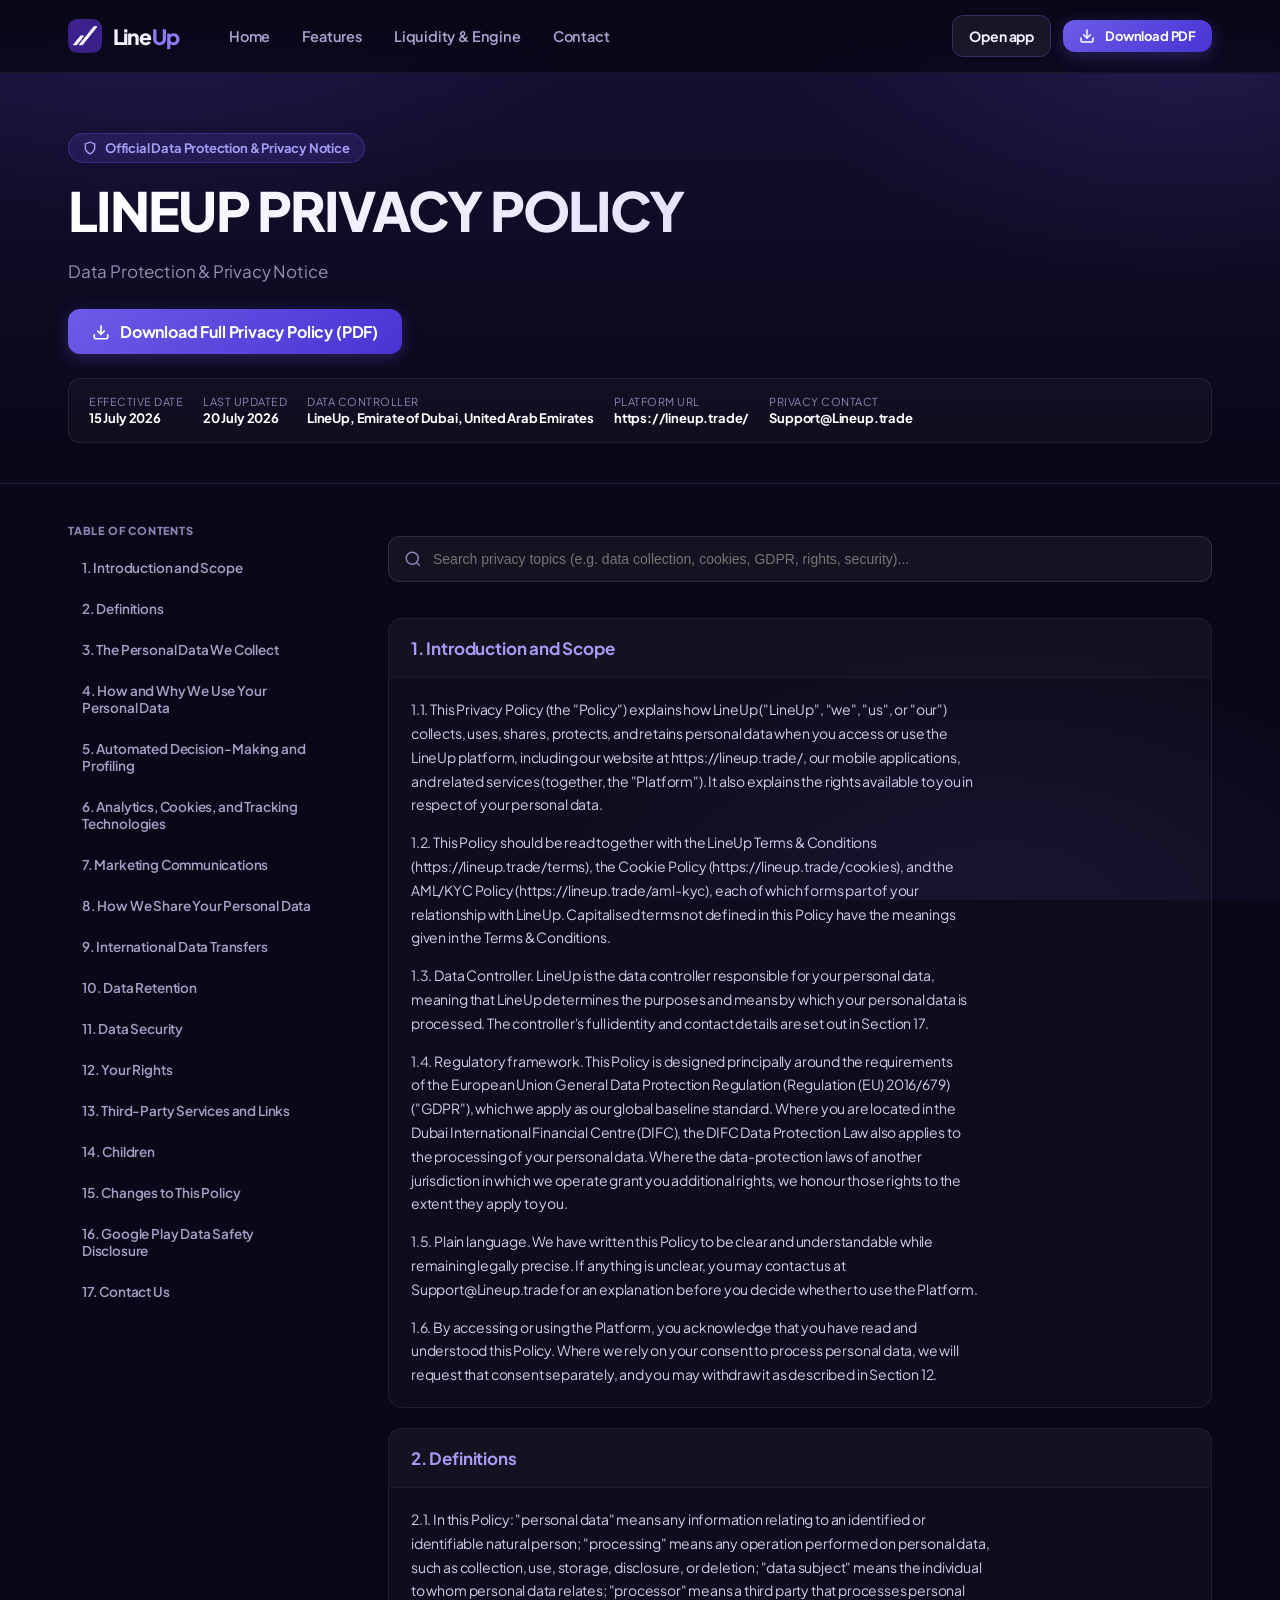
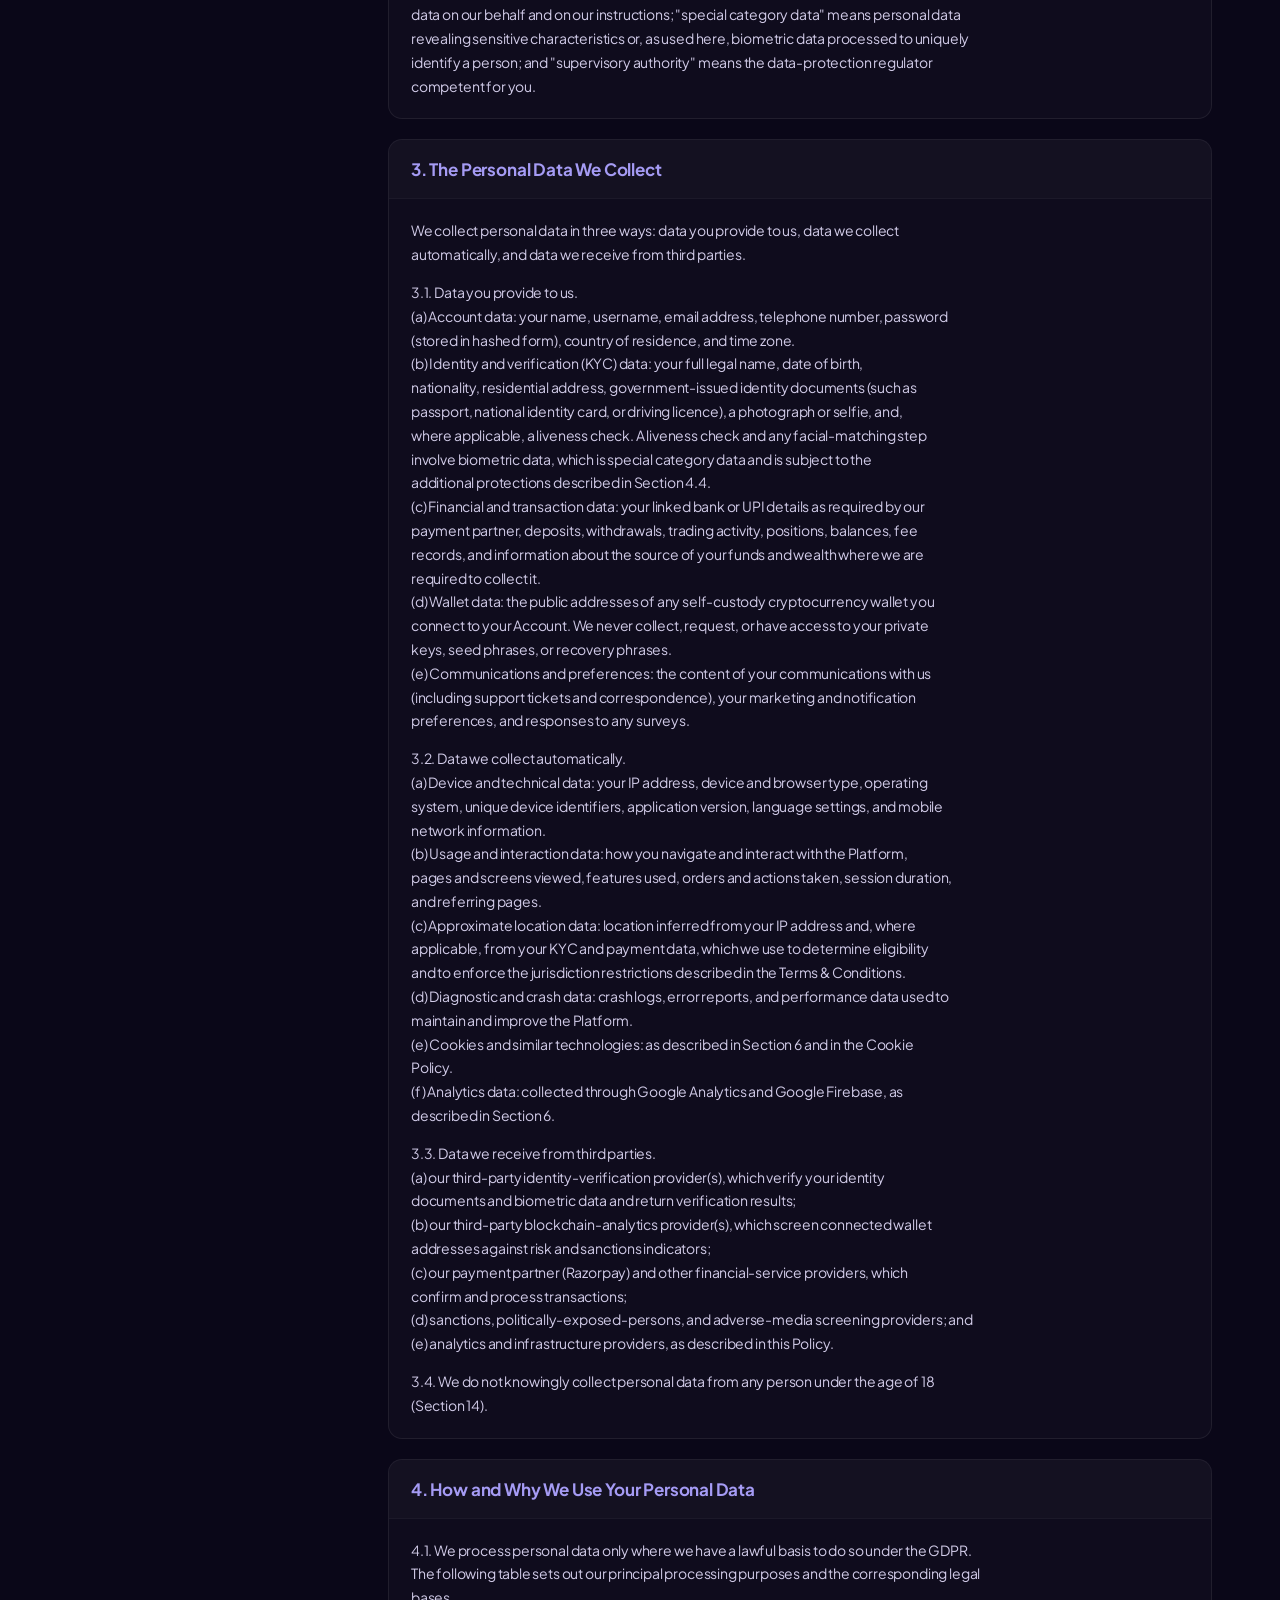
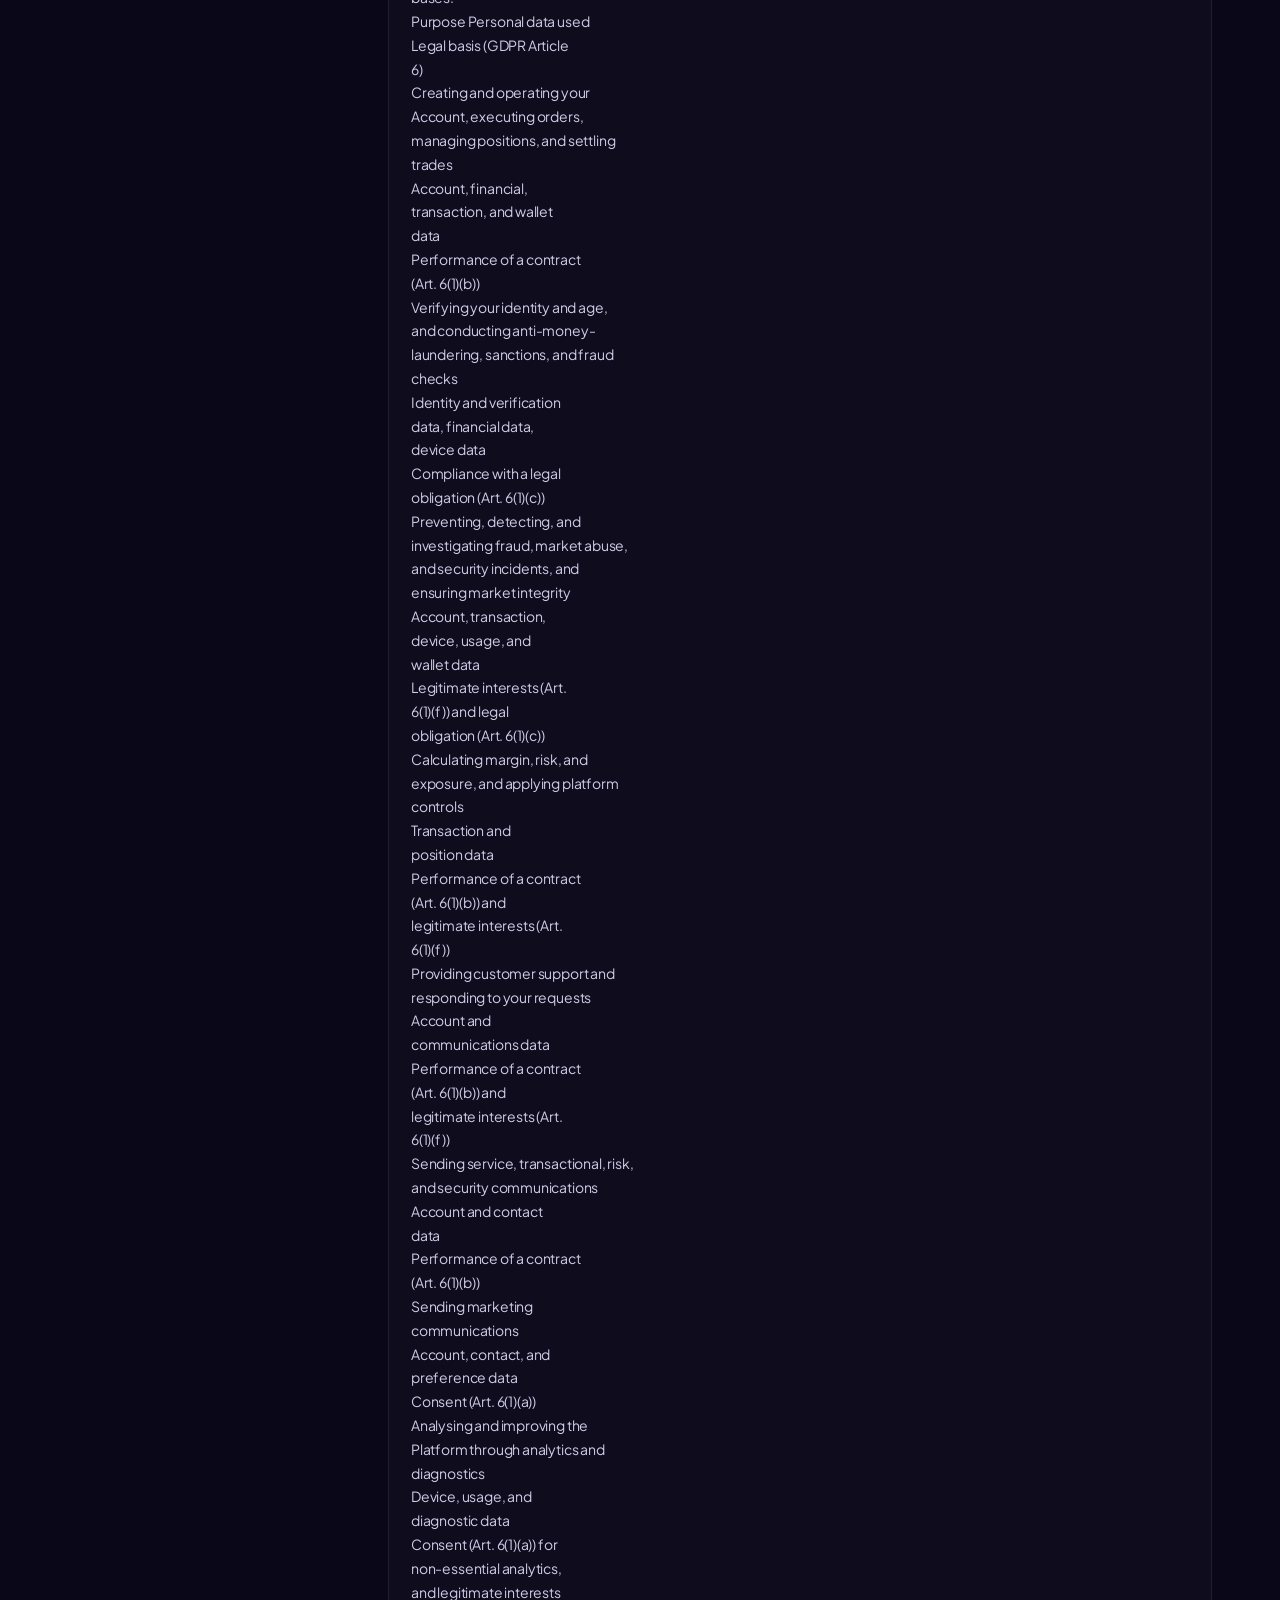
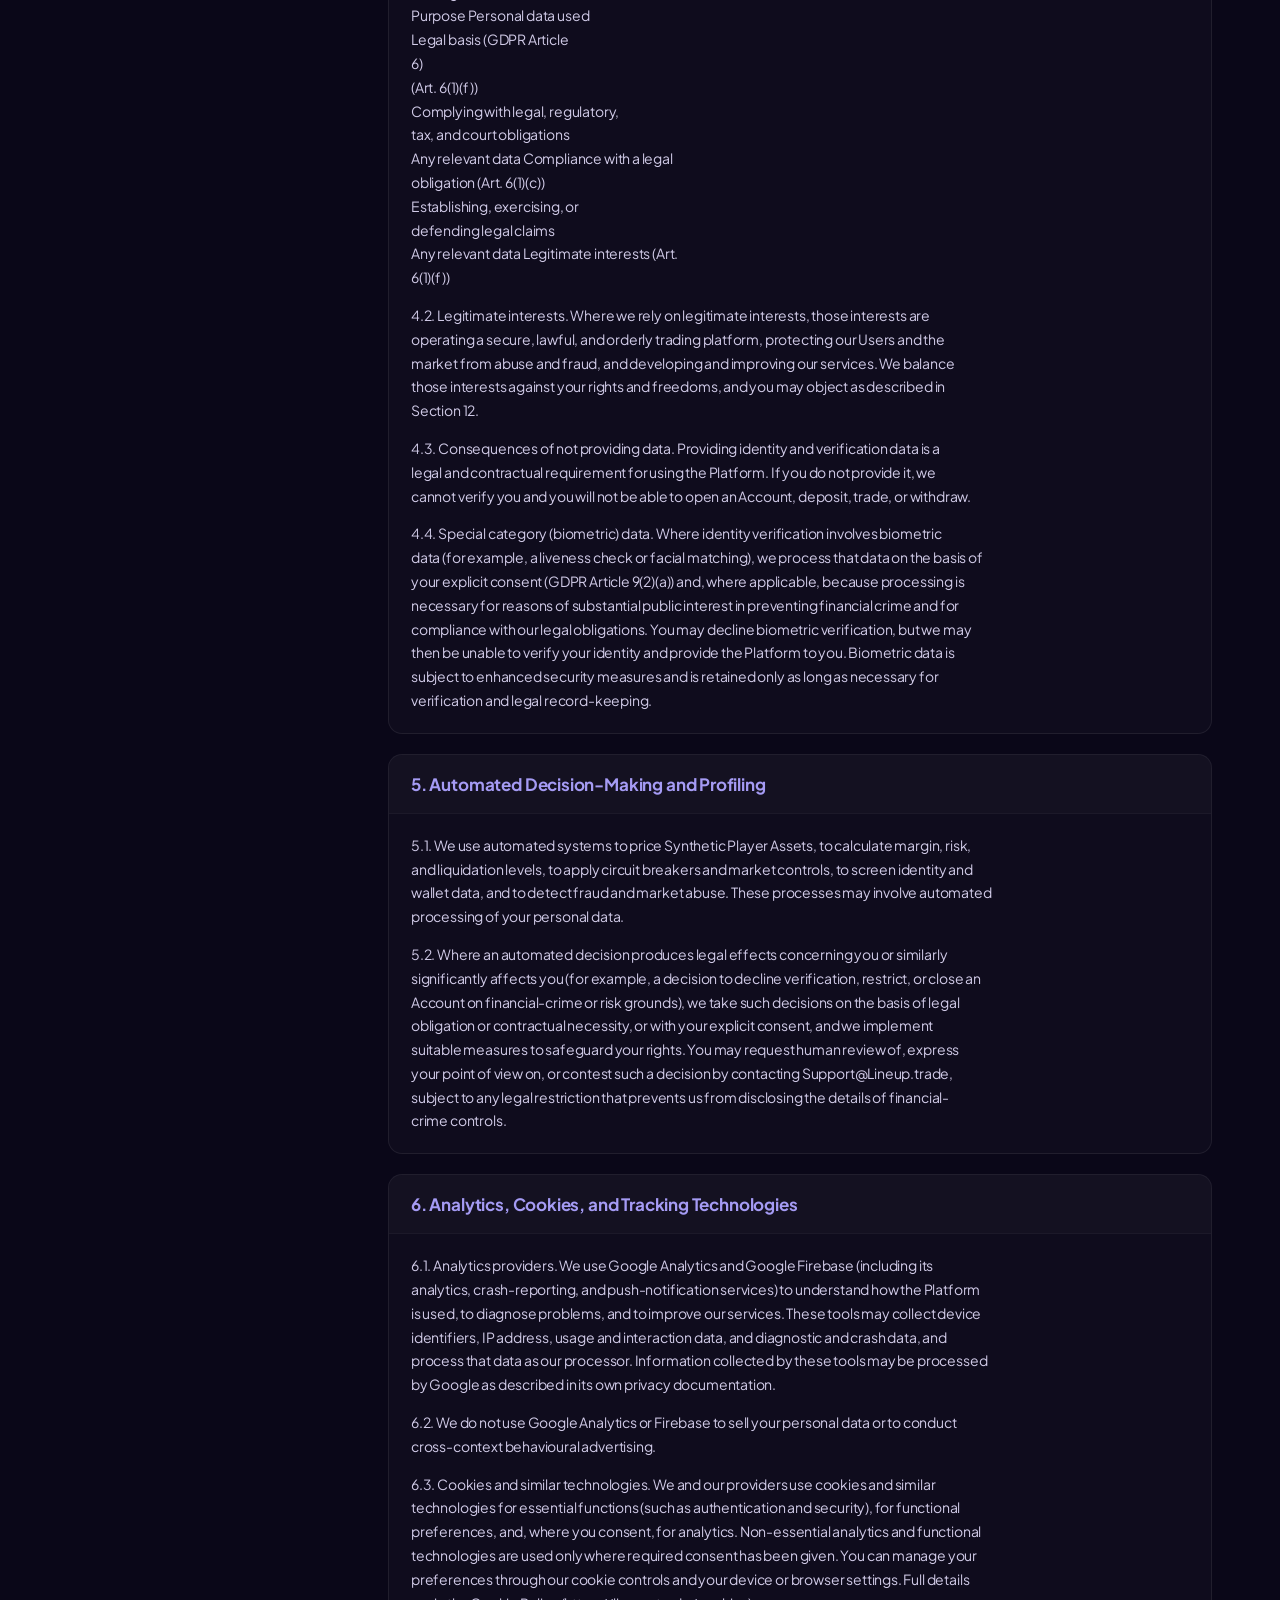
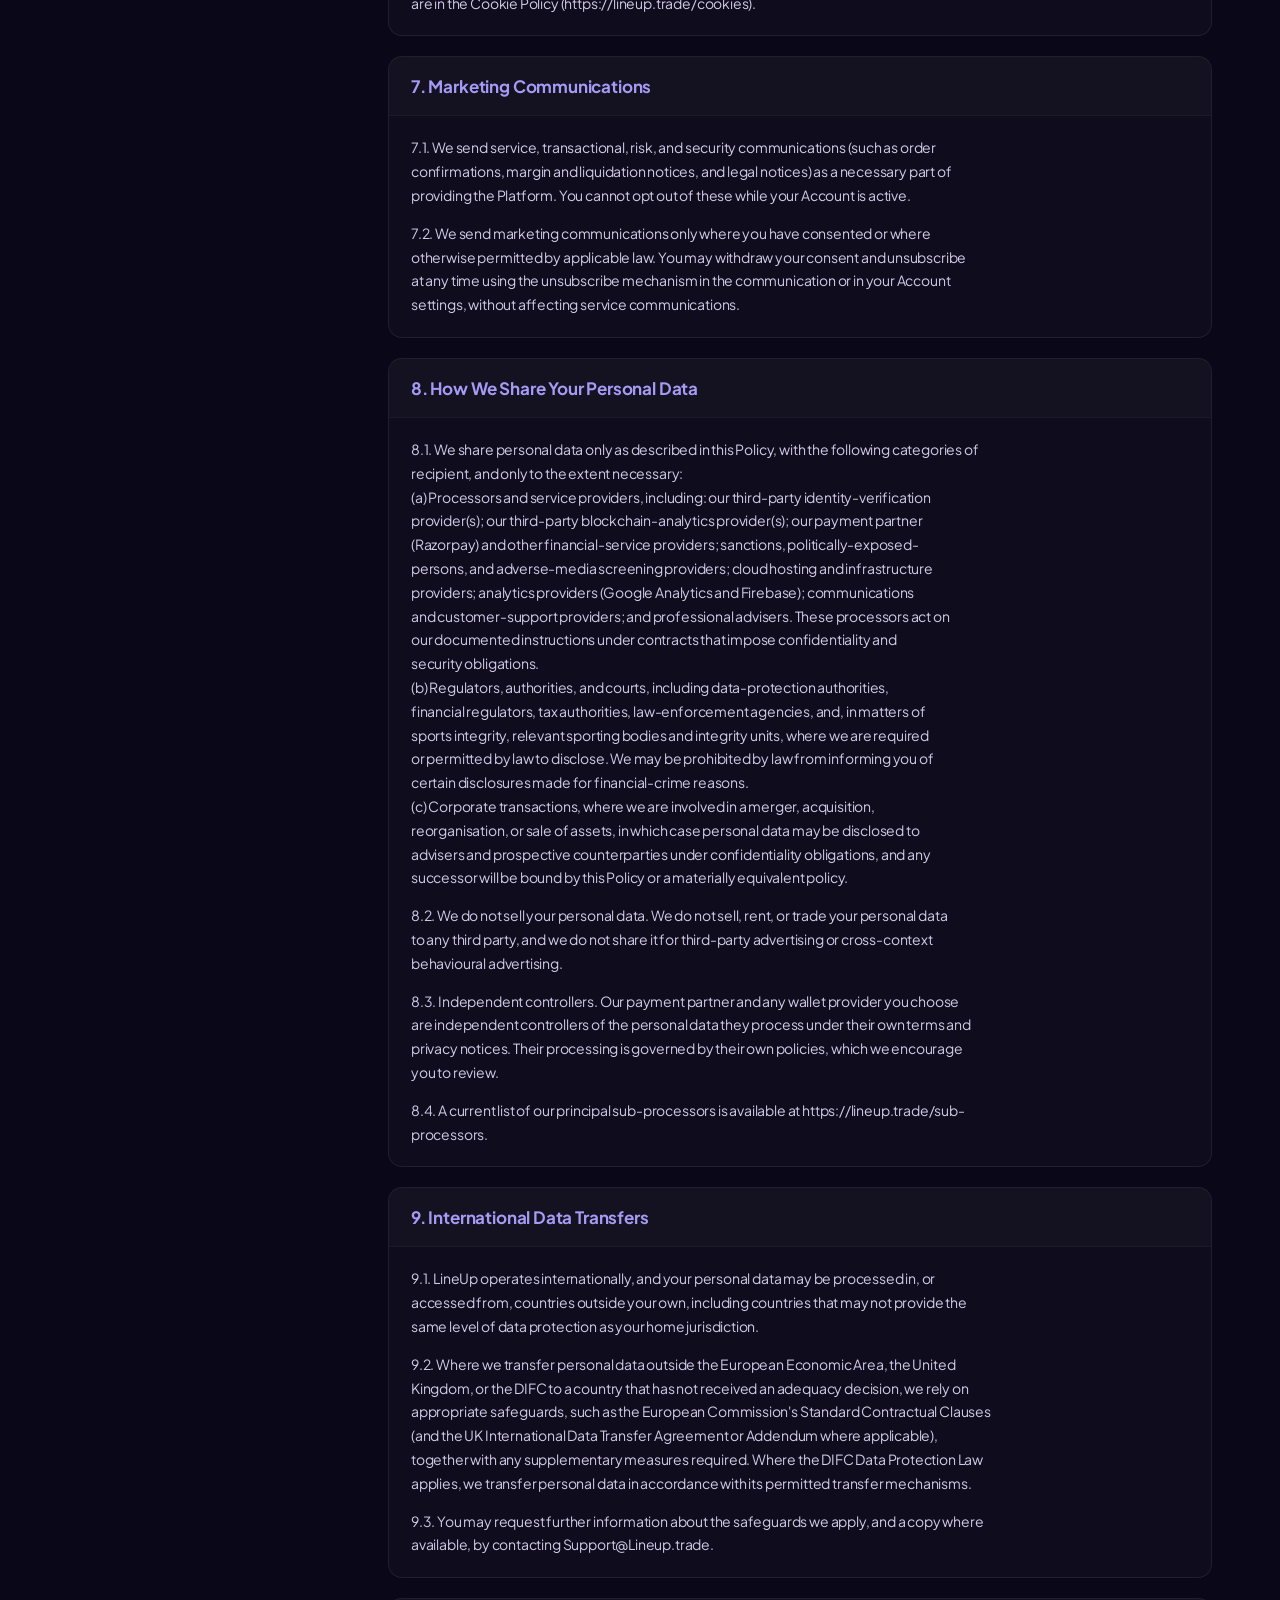
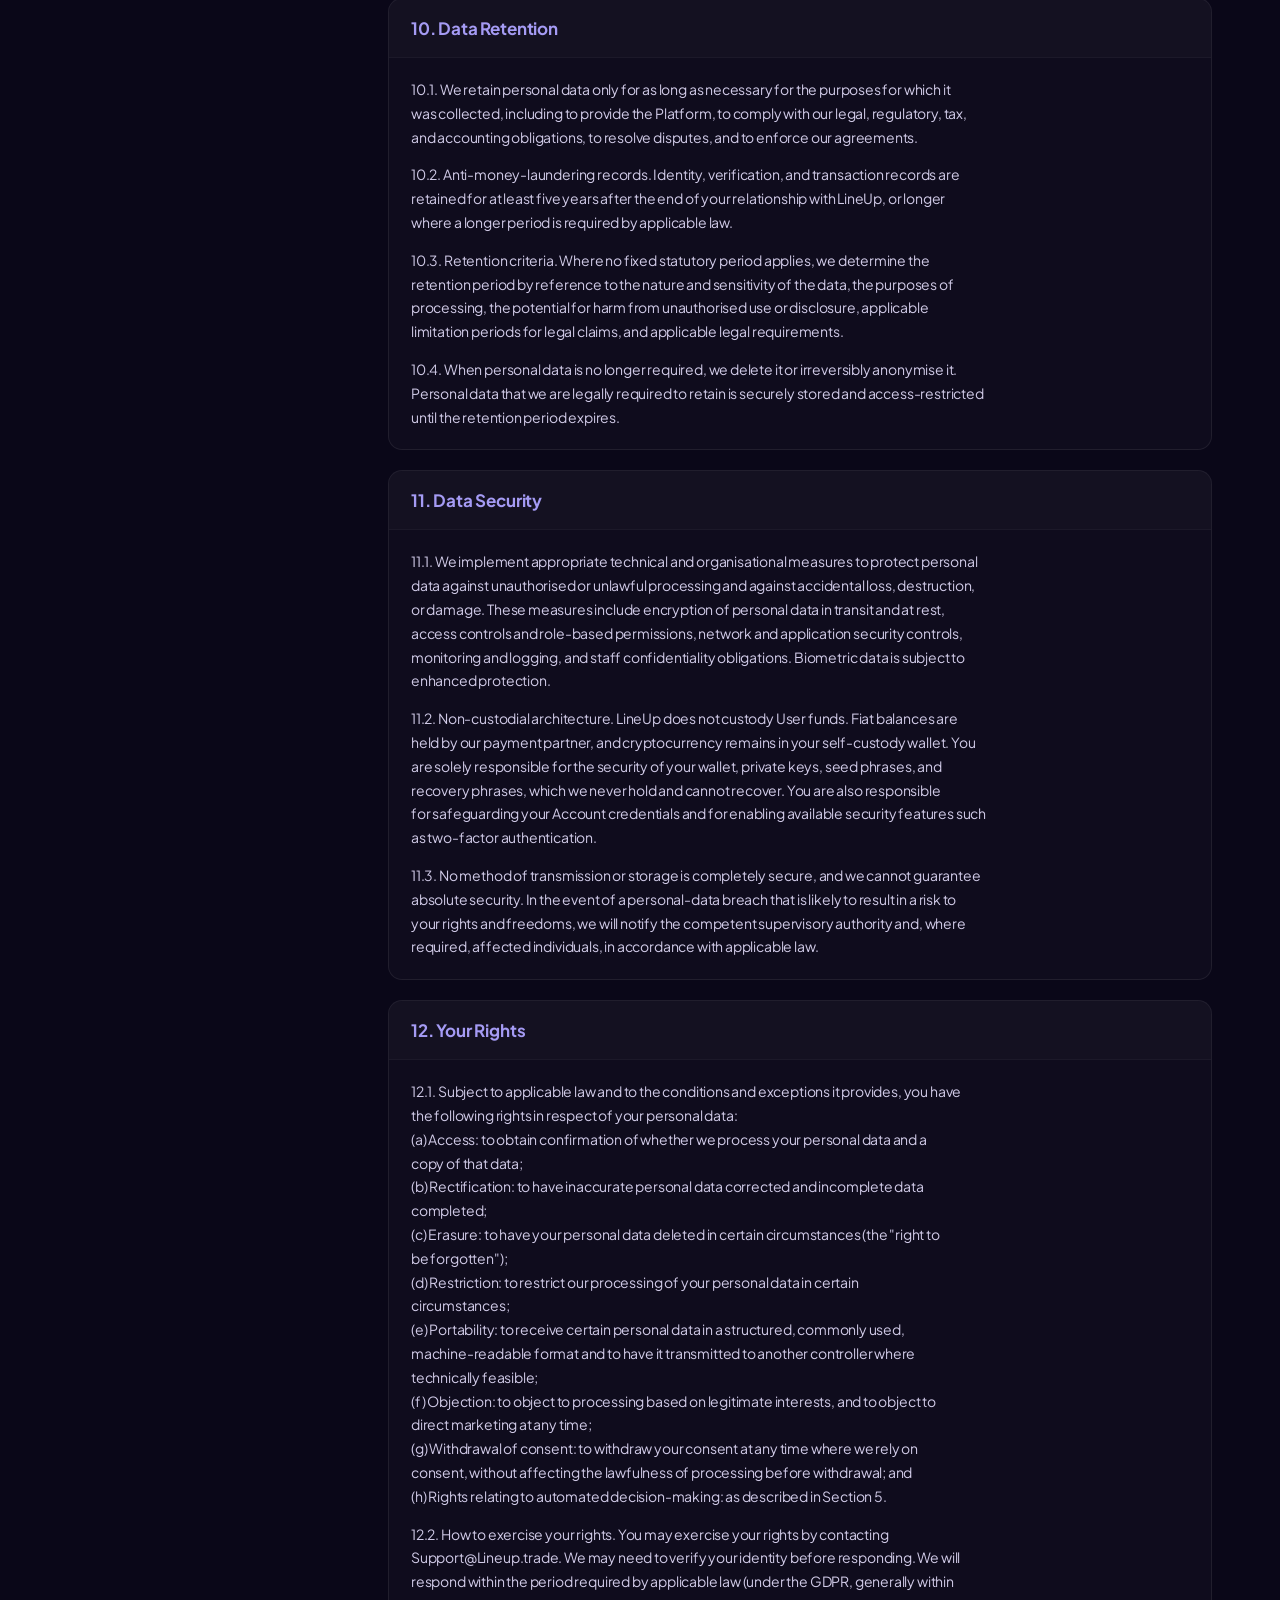
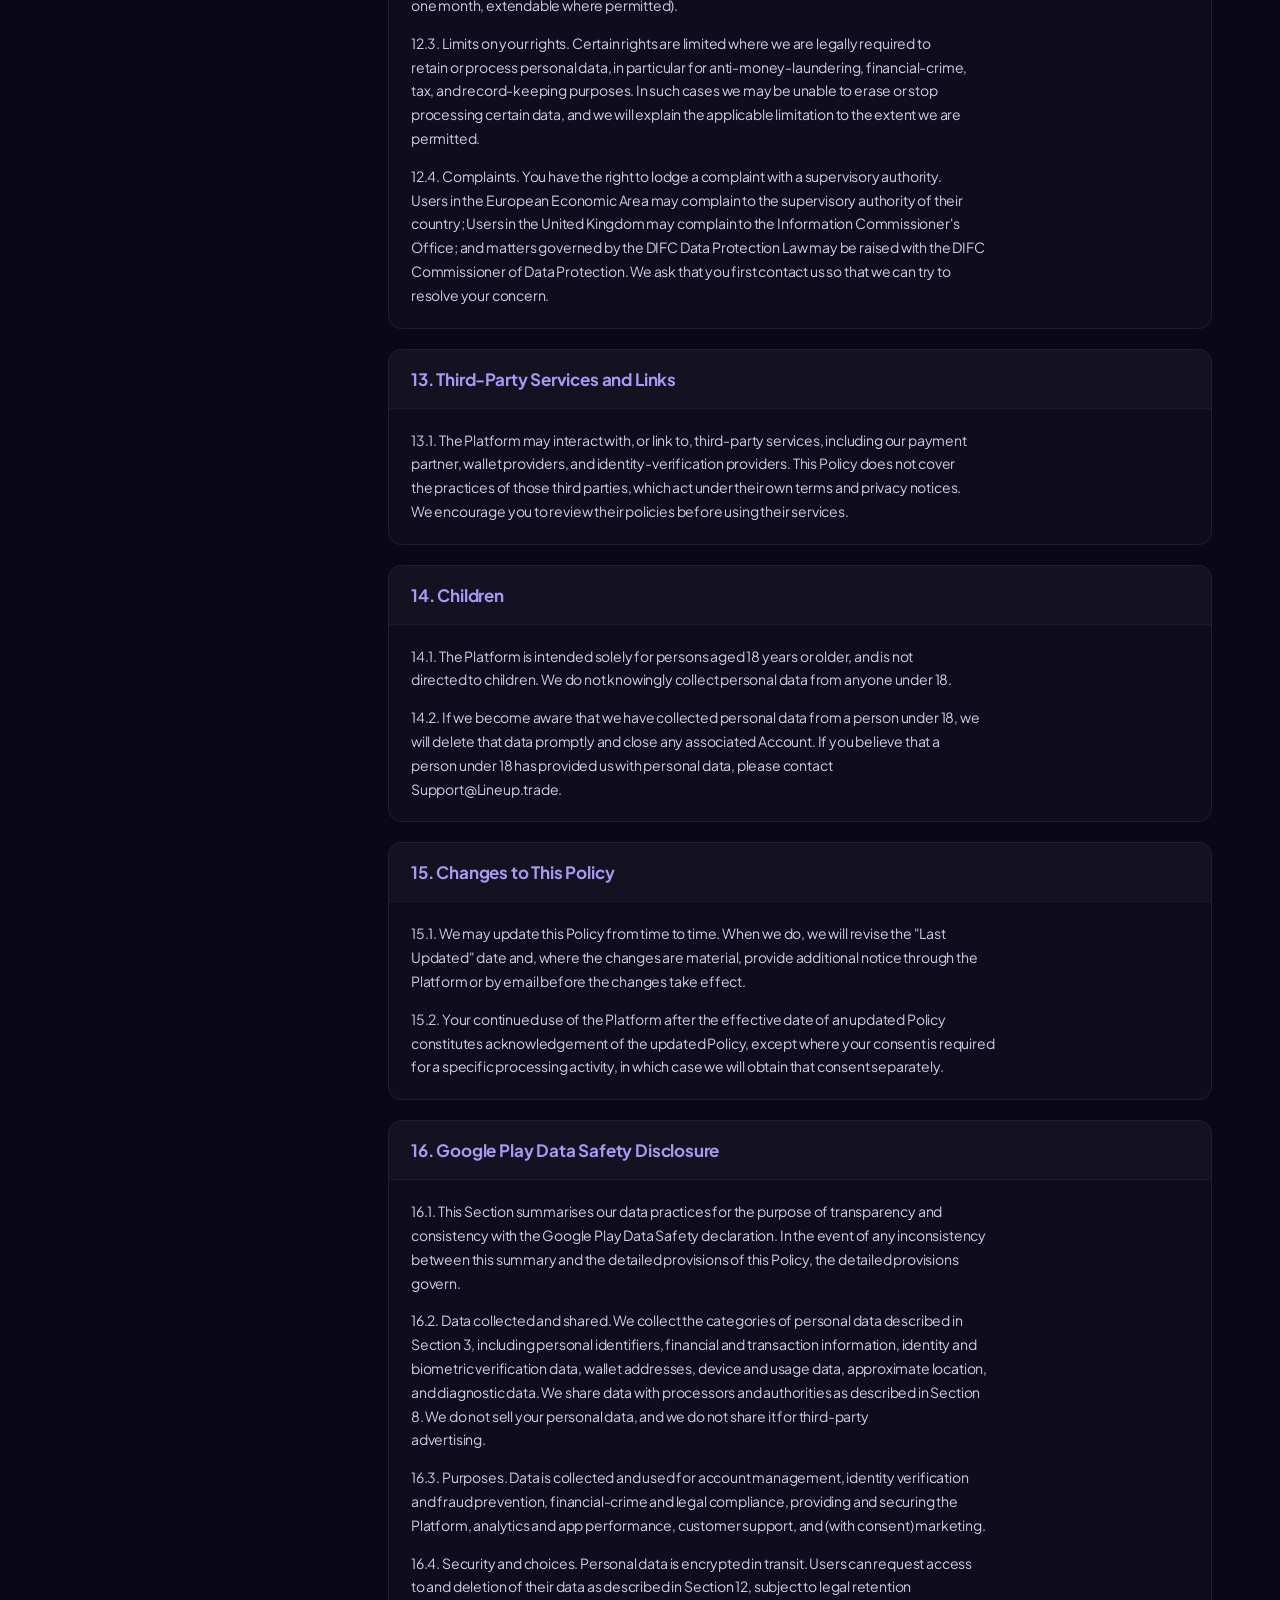
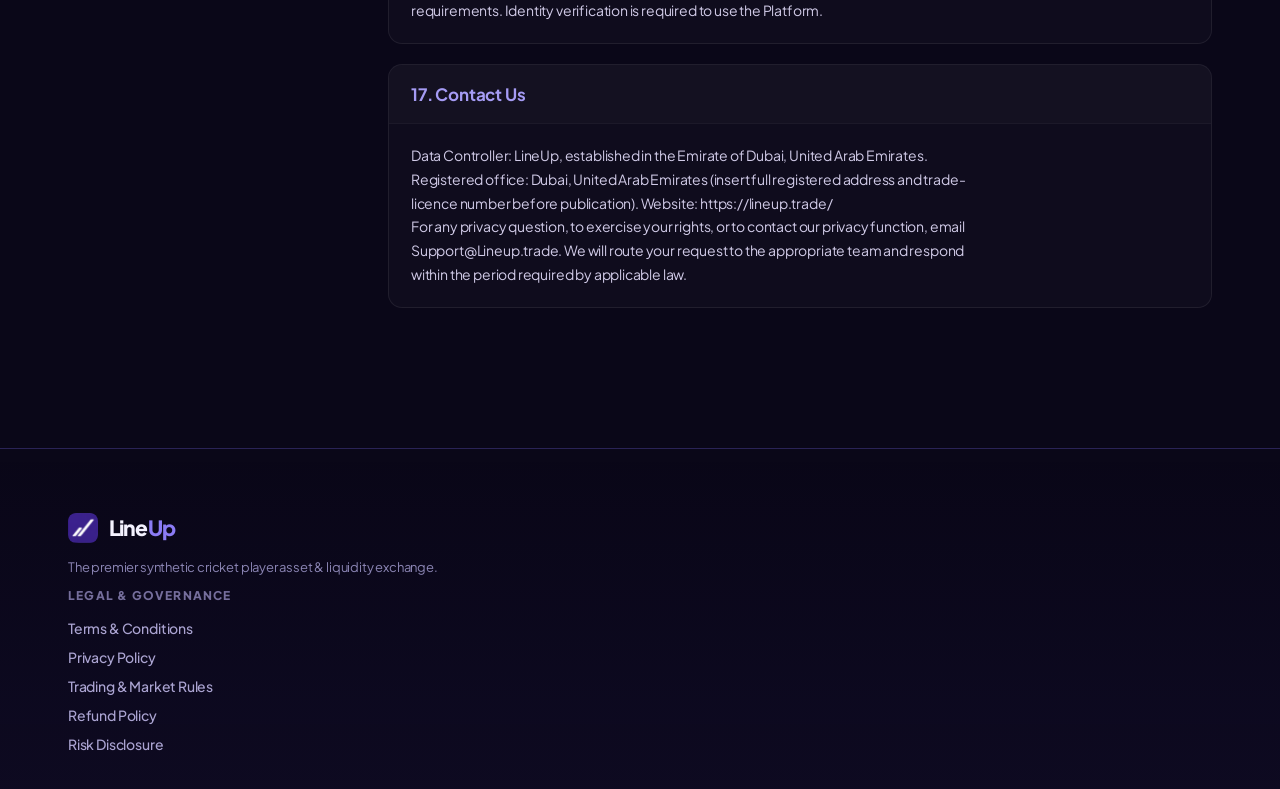
<file: privacy.html>
<!DOCTYPE html>
<html lang="en">
<head>
<meta charset="UTF-8" />
<meta name="viewport" content="width=device-width, initial-scale=1.0" />
<title>Privacy Policy · LineUp</title>
<link rel="preconnect" href="https://fonts.googleapis.com" />
<link rel="preconnect" href="https://fonts.gstatic.com" crossorigin />
<link href="https://fonts.googleapis.com/css2?family=Plus+Jakarta+Sans:wght@400;500;600;700;800&family=Space+Grotesk:wght@400;500;600;700" rel="stylesheet" />
<link rel="stylesheet" href="site.css" />
<link rel="icon" type="image/png" href="favicon.png" />
<style>
  .terms-hero {
    padding: 60px 0 40px;
    background: linear-gradient(180deg, rgba(91, 75, 214, 0.12) 0%, rgba(10, 7, 24, 0) 100%);
    border-bottom: 1px solid var(--border-color, rgba(255, 255, 255, 0.08));
  }
  .terms-badge {
    display: inline-flex;
    align-items: center;
    gap: 8px;
    padding: 6px 14px;
    background: rgba(91, 75, 214, 0.2);
    border: 1px solid rgba(91, 75, 214, 0.4);
    border-radius: 20px;
    color: #a59bf4;
    font-size: 13px;
    font-weight: 700;
    margin-bottom: 16px;
  }
  .terms-title {
    font-size: clamp(32px, 5vw, 54px);
    font-weight: 800;
    line-height: 1.15;
    margin-bottom: 12px;
    background: linear-gradient(135deg, #ffffff 0%, #cfc9fa 100%);
    -webkit-background-clip: text;
    -webkit-text-fill-color: transparent;
  }
  .terms-subtitle {
    font-size: 17px;
    color: var(--text-muted, #938eb4);
    max-width: 680px;
    line-height: 1.6;
    margin-bottom: 24px;
  }
  .meta-grid {
    display: flex;
    flex-wrap: wrap;
    gap: 20px;
    margin-top: 20px;
    padding: 16px 20px;
    background: rgba(255, 255, 255, 0.03);
    border: 1px solid rgba(255, 255, 255, 0.08);
    border-radius: 12px;
    font-size: 13px;
  }
  .meta-item {
    display: flex;
    flex-direction: column;
    gap: 2px;
  }
  .meta-item span.label {
    color: #8b85b4;
    font-size: 11px;
    text-transform: uppercase;
    letter-spacing: 0.5px;
  }
  .meta-item span.val {
    color: #ffffff;
    font-weight: 700;
  }

  .terms-layout {
    display: grid;
    grid-template-columns: 280px 1fr;
    gap: 40px;
    padding: 40px 0 80px;
  }
  @media (max-width: 900px) {
    .terms-layout {
      grid-template-columns: 1fr;
    }
    .terms-sidebar {
      position: static !important;
      max-height: none !important;
    }
  }

  .terms-sidebar {
    position: sticky;
    top: 90px;
    max-height: calc(100vh - 110px);
    overflow-y: auto;
    padding-right: 12px;
  }
  .toc-menu {
    display: flex;
    flex-direction: column;
    gap: 4px;
  }
  .toc-link {
    padding: 10px 14px;
    border-radius: 8px;
    color: #a49fc4;
    text-decoration: none;
    font-size: 13.5px;
    font-weight: 600;
    transition: all 0.2s;
    display: flex;
    align-items: center;
    justify-content: space-between;
  }
  .toc-link:hover, .toc-link.active {
    background: rgba(91, 75, 214, 0.2);
    color: #ffffff;
    border-left: 3px solid #6c5ce7;
  }

  .search-box {
    margin-bottom: 24px;
    position: sticky;
    top: 90px;
    z-index: 10;
    background: rgba(10, 7, 24, 0.95);
    backdrop-filter: blur(12px);
    padding: 12px 0;
  }
  .search-box input {
    width: 100%;
    padding: 14px 18px 14px 44px;
    background: rgba(255, 255, 255, 0.05);
    border: 1px solid rgba(255, 255, 255, 0.12);
    border-radius: 12px;
    color: #ffffff;
    font-size: 14px;
    outline: none;
    transition: border 0.2s;
  }
  .search-box input:focus {
    border-color: #6c5ce7;
  }
  .search-icon {
    position: absolute;
    left: 16px;
    top: 50%;
    transform: translateY(-50%);
    color: #8b85b4;
    pointer-events: none;
  }

  .section-card {
    background: rgba(255, 255, 255, 0.025);
    border: 1px solid rgba(255, 255, 255, 0.07);
    border-radius: 14px;
    margin-bottom: 20px;
    overflow: hidden;
    scroll-margin-top: 100px;
    transition: border 0.2s;
  }
  .section-card:hover {
    border-color: rgba(91, 75, 214, 0.4);
  }
  .section-title {
    padding: 18px 22px;
    font-size: 17px;
    font-weight: 700;
    color: #a59bf4;
    background: rgba(255, 255, 255, 0.02);
    display: flex;
    align-items: center;
    justify-content: space-between;
  }
  .section-body {
    padding: 20px 22px;
    border-top: 1px solid rgba(255, 255, 255, 0.05);
    font-size: 14px;
    line-height: 1.7;
    color: #d1cbe8;
  }
  .subsection-text {
    margin-bottom: 14px;
    white-space: pre-line;
  }
  .subsection-text:last-child {
    margin-bottom: 0;
  }
  .download-btn {
    display: inline-flex;
    align-items: center;
    gap: 10px;
    padding: 12px 24px;
    background: linear-gradient(135deg, #6c5ce7 0%, #4834d4 100%);
    color: #ffffff;
    font-weight: 700;
    border-radius: 12px;
    text-decoration: none;
    transition: transform 0.2s, box-shadow 0.2s;
    box-shadow: 0 4px 16px rgba(108, 92, 231, 0.3);
  }
  .download-btn:hover {
    transform: translateY(-2px);
    box-shadow: 0 6px 22px rgba(108, 92, 231, 0.5);
  }
</style>
</head>
<body data-page="privacy">
<div class="page-bg"></div>

<!-- ============ NAV ============ -->
<header class="nav">
  <div class="container nav-inner">
    <a class="brand" href="index.html" aria-label="LineUp home">
      <img src="logo.png" alt="LineUp" width="34" height="34" style="border-radius: 9px;" />
      <span class="wordmark">Line<b>Up</b></span>
    </a>
    <nav class="nav-links">
      <a href="index.html">Home</a>
      <a href="Features.html">Features</a>
      <a href="Liquidity-Engine.html">Liquidity &amp; Engine</a>
      <a href="Contact.html">Contact</a>
    </nav>
    <div class="nav-right">
      <a class="btn btn-ghost btn-sm" href="https://app.lineup.trade/sport-select">Open app</a>
      <a class="download-btn" href="LineUp_Privacy_Policy.pdf" download="LineUp_Privacy_Policy.pdf" style="padding: 8px 16px; font-size: 13px;">
        <svg width="16" height="16" viewBox="0 0 24 24" fill="none" stroke="currentColor" stroke-width="2.2" stroke-linecap="round" stroke-linejoin="round"><path d="M21 15v4a2 2 0 0 1-2 2H5a2 2 0 0 1-2-2v-4"/><polyline points="7 10 12 15 17 10"/><line x1="12" y1="15" x2="12" y2="3"/></svg>
        Download PDF
      </a>
    </div>
  </div>
</header>

<!-- ============ HERO ============ -->
<section class="terms-hero">
  <div class="container">
    <div class="terms-badge">
      <svg width="14" height="14" viewBox="0 0 24 24" fill="none" stroke="currentColor" stroke-width="2.5"><path d="M12 22s8-4 8-10V5l-8-3-8 3v7c0 6 8 10 8 10z"/></svg>
      Official Data Protection &amp; Privacy Notice
    </div>
    <h1 class="terms-title">LINEUP PRIVACY POLICY</h1>
    <p class="terms-subtitle">Data Protection & Privacy Notice</p>
    
    <div style="display: flex; gap: 16px; align-items: center; flex-wrap: wrap; margin-bottom: 24px;">
      <a class="download-btn" href="LineUp_Privacy_Policy.pdf" download="LineUp_Privacy_Policy.pdf">
        <svg width="18" height="18" viewBox="0 0 24 24" fill="none" stroke="currentColor" stroke-width="2.2"><path d="M21 15v4a2 2 0 0 1-2 2H5a2 2 0 0 1-2-2v-4"/><polyline points="7 10 12 15 17 10"/><line x1="12" y1="15" x2="12" y2="3"/></svg>
        Download Full Privacy Policy (PDF)
      </a>
    </div>

    <div class="meta-grid">
      <div class="meta-item"><span class="label">Effective Date</span><span class="val">15 July 2026</span></div>
      <div class="meta-item"><span class="label">Last Updated</span><span class="val">20 July 2026</span></div>
      <div class="meta-item"><span class="label">Data Controller</span><span class="val">LineUp, Emirate of Dubai, United Arab Emirates</span></div>
      <div class="meta-item"><span class="label">Platform URL</span><span class="val">https://lineup.trade/</span></div>
      <div class="meta-item"><span class="label">Privacy Contact</span><span class="val">Support@Lineup.trade</span></div>
    </div>
  </div>
</section>

<!-- ============ MAIN CONTENT LAYOUT ============ -->
<div class="container">
  <div class="terms-layout">
    
    <!-- SIDEBAR TOC -->
    <aside class="terms-sidebar">
      <div style="font-size: 11px; font-weight: 800; text-transform: uppercase; color: #8b85b4; margin-bottom: 12px; letter-spacing: 0.8px;">Table of Contents</div>
      <nav class="toc-menu" id="toc-menu">
        <a class="toc-link" href="#sec-1">1. Introduction and Scope</a>
        <a class="toc-link" href="#sec-2">2. Definitions</a>
        <a class="toc-link" href="#sec-3">3. The Personal Data We Collect</a>
        <a class="toc-link" href="#sec-4">4. How and Why We Use Your Personal Data</a>
        <a class="toc-link" href="#sec-5">5. Automated Decision-Making and Profiling</a>
        <a class="toc-link" href="#sec-6">6. Analytics, Cookies, and Tracking Technologies</a>
        <a class="toc-link" href="#sec-7">7. Marketing Communications</a>
        <a class="toc-link" href="#sec-8">8. How We Share Your Personal Data</a>
        <a class="toc-link" href="#sec-9">9. International Data Transfers</a>
        <a class="toc-link" href="#sec-10">10. Data Retention</a>
        <a class="toc-link" href="#sec-11">11. Data Security</a>
        <a class="toc-link" href="#sec-12">12. Your Rights</a>
        <a class="toc-link" href="#sec-13">13. Third-Party Services and Links</a>
        <a class="toc-link" href="#sec-14">14. Children</a>
        <a class="toc-link" href="#sec-15">15. Changes to This Policy</a>
        <a class="toc-link" href="#sec-16">16. Google Play Data Safety Disclosure</a>
        <a class="toc-link" href="#sec-17">17. Contact Us</a>
      </nav>
    </aside>

    <!-- CONTENT BODY -->
    <main>
      <div class="search-box">
        <div style="position: relative;">
          <svg class="search-icon" width="18" height="18" viewBox="0 0 24 24" fill="none" stroke="currentColor" stroke-width="2"><circle cx="11" cy="11" r="8"/><line x1="21" y1="21" x2="16.65" y2="16.65"/></svg>
          <input type="text" id="terms-search" placeholder="Search privacy topics (e.g. data collection, cookies, GDPR, rights, security)..." />
        </div>
      </div>

      <div id="terms-content">

        <div class="section-card" id="sec-1">
          <div class="section-title">
            <span>1. Introduction and Scope</span>
          </div>
          <div class="section-body">
            <div class="subsection-text">1.1. This Privacy Policy (the "Policy") explains how LineUp ("LineUp", "we", "us", or "our") 
collects, uses, shares, protects, and retains personal data when you access or use the 
LineUp platform, including our website at https://lineup.trade/, our mobile applications, 
and related services (together, the "Platform"). It also explains the rights available to you in 
respect of your personal data.</div>
            <div class="subsection-text">1.2. This Policy should be read together with the LineUp Terms & Conditions 
(https://lineup.trade/terms), the Cookie Policy (https://lineup.trade/cookies), and the 
AML/KYC Policy (https://lineup.trade/aml-kyc), each of which forms part of your 
relationship with LineUp. Capitalised terms not defined in this Policy have the meanings 
given in the Terms & Conditions.</div>
            <div class="subsection-text">1.3. Data Controller. LineUp is the data controller responsible for your personal data, 
meaning that LineUp determines the purposes and means by which your personal data is 
processed. The controller's full identity and contact details are set out in Section 17.</div>
            <div class="subsection-text">1.4. Regulatory framework. This Policy is designed principally around the requirements 
of the European Union General Data Protection Regulation (Regulation (EU) 2016/679) 
("GDPR"), which we apply as our global baseline standard. Where you are located in the 
Dubai International Financial Centre (DIFC), the DIFC Data Protection Law also applies to 
the processing of your personal data. Where the data-protection laws of another 
jurisdiction in which we operate grant you additional rights, we honour those rights to the 
extent they apply to you.</div>
            <div class="subsection-text">1.5. Plain language. We have written this Policy to be clear and understandable while 
remaining legally precise. If anything is unclear, you may contact us at 
Support@Lineup.trade for an explanation before you decide whether to use the Platform.</div>
            <div class="subsection-text">1.6. By accessing or using the Platform, you acknowledge that you have read and 
understood this Policy. Where we rely on your consent to process personal data, we will 
request that consent separately, and you may withdraw it as described in Section 12.</div>
          </div>
        </div>

        <div class="section-card" id="sec-2">
          <div class="section-title">
            <span>2. Definitions</span>
          </div>
          <div class="section-body">
            <div class="subsection-text">2.1. In this Policy: "personal data" means any information relating to an identified or 
identifiable natural person; "processing" means any operation performed on personal data, 
such as collection, use, storage, disclosure, or deletion; "data subject" means the individual 
to whom personal data relates; "processor" means a third party that processes personal 
data on our behalf and on our instructions; "special category data" means personal data 
revealing sensitive characteristics or, as used here, biometric data processed to uniquely 
identify a person; and "supervisory authority" means the data-protection regulator 
competent for you.</div>
          </div>
        </div>

        <div class="section-card" id="sec-3">
          <div class="section-title">
            <span>3. The Personal Data We Collect</span>
          </div>
          <div class="section-body">
            <div class="subsection-text">We collect personal data in three ways: data you provide to us, data we collect 
automatically, and data we receive from third parties.</div>
            <div class="subsection-text">3.1. Data you provide to us. 
(a) Account data: your name, username, email address, telephone number, password 
(stored in hashed form), country of residence, and time zone. 
(b) Identity and verification (KYC) data: your full legal name, date of birth, 
nationality, residential address, government-issued identity documents (such as 
passport, national identity card, or driving licence), a photograph or selfie, and, 
where applicable, a liveness check. A liveness check and any facial-matching step 
involve biometric data, which is special category data and is subject to the 
additional protections described in Section 4.4. 
(c) Financial and transaction data: your linked bank or UPI details as required by our 
payment partner, deposits, withdrawals, trading activity, positions, balances, fee 
records, and information about the source of your funds and wealth where we are 
required to collect it. 
(d) Wallet data: the public addresses of any self-custody cryptocurrency wallet you 
connect to your Account. We never collect, request, or have access to your private 
keys, seed phrases, or recovery phrases. 
(e) Communications and preferences: the content of your communications with us 
(including support tickets and correspondence), your marketing and notification 
preferences, and responses to any surveys.</div>
            <div class="subsection-text">3.2. Data we collect automatically. 
(a) Device and technical data: your IP address, device and browser type, operating 
system, unique device identifiers, application version, language settings, and mobile 
network information. 
(b) Usage and interaction data: how you navigate and interact with the Platform, 
pages and screens viewed, features used, orders and actions taken, session duration, 
and referring pages. 
(c) Approximate location data: location inferred from your IP address and, where 
applicable, from your KYC and payment data, which we use to determine eligibility 
and to enforce the jurisdiction restrictions described in the Terms & Conditions. 
(d) Diagnostic and crash data: crash logs, error reports, and performance data used to 
maintain and improve the Platform. 
(e) Cookies and similar technologies: as described in Section 6 and in the Cookie 
Policy. 
(f) Analytics data: collected through Google Analytics and Google Firebase, as 
described in Section 6.</div>
            <div class="subsection-text">3.3. Data we receive from third parties. 
(a) our third-party identity-verification provider(s), which verify your identity 
documents and biometric data and return verification results; 
(b) our third-party blockchain-analytics provider(s), which screen connected wallet 
addresses against risk and sanctions indicators; 
(c) our payment partner (Razorpay) and other financial-service providers, which 
confirm and process transactions; 
(d) sanctions, politically-exposed-persons, and adverse-media screening providers; and 
(e) analytics and infrastructure providers, as described in this Policy.</div>
            <div class="subsection-text">3.4. We do not knowingly collect personal data from any person under the age of 18 
(Section 14).</div>
          </div>
        </div>

        <div class="section-card" id="sec-4">
          <div class="section-title">
            <span>4. How and Why We Use Your Personal Data</span>
          </div>
          <div class="section-body">
            <div class="subsection-text">4.1. We process personal data only where we have a lawful basis to do so under the GDPR. 
The following table sets out our principal processing purposes and the corresponding legal 
bases. 
Purpose Personal data used 
Legal basis (GDPR Article 
6) 
Creating and operating your 
Account, executing orders, 
managing positions, and settling 
trades 
Account, financial, 
transaction, and wallet 
data 
Performance of a contract 
(Art. 6(1)(b)) 
Verifying your identity and age, 
and conducting anti-money-
laundering, sanctions, and fraud 
checks 
Identity and verification 
data, financial data, 
device data 
Compliance with a legal 
obligation (Art. 6(1)(c)) 
Preventing, detecting, and 
investigating fraud, market abuse, 
and security incidents, and 
ensuring market integrity 
Account, transaction, 
device, usage, and 
wallet data 
Legitimate interests (Art. 
6(1)(f)) and legal 
obligation (Art. 6(1)(c)) 
Calculating margin, risk, and 
exposure, and applying platform 
controls 
Transaction and 
position data 
Performance of a contract 
(Art. 6(1)(b)) and 
legitimate interests (Art. 
6(1)(f)) 
Providing customer support and 
responding to your requests 
Account and 
communications data 
Performance of a contract 
(Art. 6(1)(b)) and 
legitimate interests (Art. 
6(1)(f)) 
Sending service, transactional, risk, 
and security communications 
Account and contact 
data 
Performance of a contract 
(Art. 6(1)(b)) 
Sending marketing 
communications 
Account, contact, and 
preference data 
Consent (Art. 6(1)(a)) 
Analysing and improving the 
Platform through analytics and 
diagnostics 
Device, usage, and 
diagnostic data 
Consent (Art. 6(1)(a)) for 
non-essential analytics, 
and legitimate interests 
Purpose Personal data used 
Legal basis (GDPR Article 
6) 
(Art. 6(1)(f)) 
Complying with legal, regulatory, 
tax, and court obligations 
Any relevant data Compliance with a legal 
obligation (Art. 6(1)(c)) 
Establishing, exercising, or 
defending legal claims 
Any relevant data Legitimate interests (Art. 
6(1)(f))</div>
            <div class="subsection-text">4.2. Legitimate interests. Where we rely on legitimate interests, those interests are 
operating a secure, lawful, and orderly trading platform, protecting our Users and the 
market from abuse and fraud, and developing and improving our services. We balance 
those interests against your rights and freedoms, and you may object as described in 
Section 12.</div>
            <div class="subsection-text">4.3. Consequences of not providing data. Providing identity and verification data is a 
legal and contractual requirement for using the Platform. If you do not provide it, we 
cannot verify you and you will not be able to open an Account, deposit, trade, or withdraw.</div>
            <div class="subsection-text">4.4. Special category (biometric) data. Where identity verification involves biometric 
data (for example, a liveness check or facial matching), we process that data on the basis of 
your explicit consent (GDPR Article 9(2)(a)) and, where applicable, because processing is 
necessary for reasons of substantial public interest in preventing financial crime and for 
compliance with our legal obligations. You may decline biometric verification, but we may 
then be unable to verify your identity and provide the Platform to you. Biometric data is 
subject to enhanced security measures and is retained only as long as necessary for 
verification and legal record-keeping.</div>
          </div>
        </div>

        <div class="section-card" id="sec-5">
          <div class="section-title">
            <span>5. Automated Decision-Making and Profiling</span>
          </div>
          <div class="section-body">
            <div class="subsection-text">5.1. We use automated systems to price Synthetic Player Assets, to calculate margin, risk, 
and liquidation levels, to apply circuit breakers and market controls, to screen identity and 
wallet data, and to detect fraud and market abuse. These processes may involve automated 
processing of your personal data.</div>
            <div class="subsection-text">5.2. Where an automated decision produces legal effects concerning you or similarly 
significantly affects you (for example, a decision to decline verification, restrict, or close an 
Account on financial-crime or risk grounds), we take such decisions on the basis of legal 
obligation or contractual necessity, or with your explicit consent, and we implement 
suitable measures to safeguard your rights. You may request human review of, express 
your point of view on, or contest such a decision by contacting Support@Lineup.trade, 
subject to any legal restriction that prevents us from disclosing the details of financial-
crime controls.</div>
          </div>
        </div>

        <div class="section-card" id="sec-6">
          <div class="section-title">
            <span>6. Analytics, Cookies, and Tracking Technologies</span>
          </div>
          <div class="section-body">
            <div class="subsection-text">6.1. Analytics providers. We use Google Analytics and Google Firebase (including its 
analytics, crash-reporting, and push-notification services) to understand how the Platform 
is used, to diagnose problems, and to improve our services. These tools may collect device 
identifiers, IP address, usage and interaction data, and diagnostic and crash data, and 
process that data as our processor. Information collected by these tools may be processed 
by Google as described in its own privacy documentation.</div>
            <div class="subsection-text">6.2. We do not use Google Analytics or Firebase to sell your personal data or to conduct 
cross-context behavioural advertising.</div>
            <div class="subsection-text">6.3. Cookies and similar technologies. We and our providers use cookies and similar 
technologies for essential functions (such as authentication and security), for functional 
preferences, and, where you consent, for analytics. Non-essential analytics and functional 
technologies are used only where required consent has been given. You can manage your 
preferences through our cookie controls and your device or browser settings. Full details 
are in the Cookie Policy (https://lineup.trade/cookies).</div>
          </div>
        </div>

        <div class="section-card" id="sec-7">
          <div class="section-title">
            <span>7. Marketing Communications</span>
          </div>
          <div class="section-body">
            <div class="subsection-text">7.1. We send service, transactional, risk, and security communications (such as order 
confirmations, margin and liquidation notices, and legal notices) as a necessary part of 
providing the Platform. You cannot opt out of these while your Account is active.</div>
            <div class="subsection-text">7.2. We send marketing communications only where you have consented or where 
otherwise permitted by applicable law. You may withdraw your consent and unsubscribe 
at any time using the unsubscribe mechanism in the communication or in your Account 
settings, without affecting service communications.</div>
          </div>
        </div>

        <div class="section-card" id="sec-8">
          <div class="section-title">
            <span>8. How We Share Your Personal Data</span>
          </div>
          <div class="section-body">
            <div class="subsection-text">8.1. We share personal data only as described in this Policy, with the following categories of 
recipient, and only to the extent necessary: 
(a) Processors and service providers, including: our third-party identity-verification 
provider(s); our third-party blockchain-analytics provider(s); our payment partner 
(Razorpay) and other financial-service providers; sanctions, politically-exposed-
persons, and adverse-media screening providers; cloud hosting and infrastructure 
providers; analytics providers (Google Analytics and Firebase); communications 
and customer-support providers; and professional advisers. These processors act on 
our documented instructions under contracts that impose confidentiality and 
security obligations. 
(b) Regulators, authorities, and courts, including data-protection authorities, 
financial regulators, tax authorities, law-enforcement agencies, and, in matters of 
sports integrity, relevant sporting bodies and integrity units, where we are required 
or permitted by law to disclose. We may be prohibited by law from informing you of 
certain disclosures made for financial-crime reasons. 
(c) Corporate transactions, where we are involved in a merger, acquisition, 
reorganisation, or sale of assets, in which case personal data may be disclosed to 
advisers and prospective counterparties under confidentiality obligations, and any 
successor will be bound by this Policy or a materially equivalent policy.</div>
            <div class="subsection-text">8.2. We do not sell your personal data. We do not sell, rent, or trade your personal data 
to any third party, and we do not share it for third-party advertising or cross-context 
behavioural advertising.</div>
            <div class="subsection-text">8.3. Independent controllers. Our payment partner and any wallet provider you choose 
are independent controllers of the personal data they process under their own terms and 
privacy notices. Their processing is governed by their own policies, which we encourage 
you to review.</div>
            <div class="subsection-text">8.4. A current list of our principal sub-processors is available at https://lineup.trade/sub-
processors.</div>
          </div>
        </div>

        <div class="section-card" id="sec-9">
          <div class="section-title">
            <span>9. International Data Transfers</span>
          </div>
          <div class="section-body">
            <div class="subsection-text">9.1. LineUp operates internationally, and your personal data may be processed in, or 
accessed from, countries outside your own, including countries that may not provide the 
same level of data protection as your home jurisdiction.</div>
            <div class="subsection-text">9.2. Where we transfer personal data outside the European Economic Area, the United 
Kingdom, or the DIFC to a country that has not received an adequacy decision, we rely on 
appropriate safeguards, such as the European Commission's Standard Contractual Clauses 
(and the UK International Data Transfer Agreement or Addendum where applicable), 
together with any supplementary measures required. Where the DIFC Data Protection Law 
applies, we transfer personal data in accordance with its permitted transfer mechanisms.</div>
            <div class="subsection-text">9.3. You may request further information about the safeguards we apply, and a copy where 
available, by contacting Support@Lineup.trade.</div>
          </div>
        </div>

        <div class="section-card" id="sec-10">
          <div class="section-title">
            <span>10. Data Retention</span>
          </div>
          <div class="section-body">
            <div class="subsection-text">10.1. We retain personal data only for as long as necessary for the purposes for which it 
was collected, including to provide the Platform, to comply with our legal, regulatory, tax, 
and accounting obligations, to resolve disputes, and to enforce our agreements.</div>
            <div class="subsection-text">10.2. Anti-money-laundering records. Identity, verification, and transaction records are 
retained for at least five years after the end of your relationship with LineUp, or longer 
where a longer period is required by applicable law.</div>
            <div class="subsection-text">10.3. Retention criteria. Where no fixed statutory period applies, we determine the 
retention period by reference to the nature and sensitivity of the data, the purposes of 
processing, the potential for harm from unauthorised use or disclosure, applicable 
limitation periods for legal claims, and applicable legal requirements.</div>
            <div class="subsection-text">10.4. When personal data is no longer required, we delete it or irreversibly anonymise it. 
Personal data that we are legally required to retain is securely stored and access-restricted 
until the retention period expires.</div>
          </div>
        </div>

        <div class="section-card" id="sec-11">
          <div class="section-title">
            <span>11. Data Security</span>
          </div>
          <div class="section-body">
            <div class="subsection-text">11.1. We implement appropriate technical and organisational measures to protect personal 
data against unauthorised or unlawful processing and against accidental loss, destruction, 
or damage. These measures include encryption of personal data in transit and at rest, 
access controls and role-based permissions, network and application security controls, 
monitoring and logging, and staff confidentiality obligations. Biometric data is subject to 
enhanced protection.</div>
            <div class="subsection-text">11.2. Non-custodial architecture. LineUp does not custody User funds. Fiat balances are 
held by our payment partner, and cryptocurrency remains in your self-custody wallet. You 
are solely responsible for the security of your wallet, private keys, seed phrases, and 
recovery phrases, which we never hold and cannot recover. You are also responsible 
for safeguarding your Account credentials and for enabling available security features such 
as two-factor authentication.</div>
            <div class="subsection-text">11.3. No method of transmission or storage is completely secure, and we cannot guarantee 
absolute security. In the event of a personal-data breach that is likely to result in a risk to 
your rights and freedoms, we will notify the competent supervisory authority and, where 
required, affected individuals, in accordance with applicable law.</div>
          </div>
        </div>

        <div class="section-card" id="sec-12">
          <div class="section-title">
            <span>12. Your Rights</span>
          </div>
          <div class="section-body">
            <div class="subsection-text">12.1. Subject to applicable law and to the conditions and exceptions it provides, you have 
the following rights in respect of your personal data: 
(a) Access: to obtain confirmation of whether we process your personal data and a 
copy of that data; 
(b) Rectification: to have inaccurate personal data corrected and incomplete data 
completed; 
(c) Erasure: to have your personal data deleted in certain circumstances (the "right to 
be forgotten"); 
(d) Restriction: to restrict our processing of your personal data in certain 
circumstances; 
(e) Portability: to receive certain personal data in a structured, commonly used, 
machine-readable format and to have it transmitted to another controller where 
technically feasible; 
(f) Objection: to object to processing based on legitimate interests, and to object to 
direct marketing at any time; 
(g) Withdrawal of consent: to withdraw your consent at any time where we rely on 
consent, without affecting the lawfulness of processing before withdrawal; and 
(h) Rights relating to automated decision-making: as described in Section 5.</div>
            <div class="subsection-text">12.2. How to exercise your rights. You may exercise your rights by contacting 
Support@Lineup.trade. We may need to verify your identity before responding. We will 
respond within the period required by applicable law (under the GDPR, generally within 
one month, extendable where permitted).</div>
            <div class="subsection-text">12.3. Limits on your rights. Certain rights are limited where we are legally required to 
retain or process personal data, in particular for anti-money-laundering, financial-crime, 
tax, and record-keeping purposes. In such cases we may be unable to erase or stop 
processing certain data, and we will explain the applicable limitation to the extent we are 
permitted.</div>
            <div class="subsection-text">12.4. Complaints. You have the right to lodge a complaint with a supervisory authority. 
Users in the European Economic Area may complain to the supervisory authority of their 
country; Users in the United Kingdom may complain to the Information Commissioner's 
Office; and matters governed by the DIFC Data Protection Law may be raised with the DIFC 
Commissioner of Data Protection. We ask that you first contact us so that we can try to 
resolve your concern.</div>
          </div>
        </div>

        <div class="section-card" id="sec-13">
          <div class="section-title">
            <span>13. Third-Party Services and Links</span>
          </div>
          <div class="section-body">
            <div class="subsection-text">13.1. The Platform may interact with, or link to, third-party services, including our payment 
partner, wallet providers, and identity-verification providers. This Policy does not cover 
the practices of those third parties, which act under their own terms and privacy notices. 
We encourage you to review their policies before using their services.</div>
          </div>
        </div>

        <div class="section-card" id="sec-14">
          <div class="section-title">
            <span>14. Children</span>
          </div>
          <div class="section-body">
            <div class="subsection-text">14.1. The Platform is intended solely for persons aged 18 years or older, and is not 
directed to children. We do not knowingly collect personal data from anyone under 18.</div>
            <div class="subsection-text">14.2. If we become aware that we have collected personal data from a person under 18, we 
will delete that data promptly and close any associated Account. If you believe that a 
person under 18 has provided us with personal data, please contact 
Support@Lineup.trade.</div>
          </div>
        </div>

        <div class="section-card" id="sec-15">
          <div class="section-title">
            <span>15. Changes to This Policy</span>
          </div>
          <div class="section-body">
            <div class="subsection-text">15.1. We may update this Policy from time to time. When we do, we will revise the "Last 
Updated" date and, where the changes are material, provide additional notice through the 
Platform or by email before the changes take effect.</div>
            <div class="subsection-text">15.2. Your continued use of the Platform after the effective date of an updated Policy 
constitutes acknowledgement of the updated Policy, except where your consent is required 
for a specific processing activity, in which case we will obtain that consent separately.</div>
          </div>
        </div>

        <div class="section-card" id="sec-16">
          <div class="section-title">
            <span>16. Google Play Data Safety Disclosure</span>
          </div>
          <div class="section-body">
            <div class="subsection-text">16.1. This Section summarises our data practices for the purpose of transparency and 
consistency with the Google Play Data Safety declaration. In the event of any inconsistency 
between this summary and the detailed provisions of this Policy, the detailed provisions 
govern.</div>
            <div class="subsection-text">16.2. Data collected and shared. We collect the categories of personal data described in 
Section 3, including personal identifiers, financial and transaction information, identity and 
biometric verification data, wallet addresses, device and usage data, approximate location, 
and diagnostic data. We share data with processors and authorities as described in Section 
8. We do not sell your personal data, and we do not share it for third-party 
advertising.</div>
            <div class="subsection-text">16.3. Purposes. Data is collected and used for account management, identity verification 
and fraud prevention, financial-crime and legal compliance, providing and securing the 
Platform, analytics and app performance, customer support, and (with consent) marketing.</div>
            <div class="subsection-text">16.4. Security and choices. Personal data is encrypted in transit. Users can request access 
to and deletion of their data as described in Section 12, subject to legal retention 
requirements. Identity verification is required to use the Platform.</div>
          </div>
        </div>

        <div class="section-card" id="sec-17">
          <div class="section-title">
            <span>17. Contact Us</span>
          </div>
          <div class="section-body">
            <div class="subsection-text">Data Controller: LineUp, established in the Emirate of Dubai, United Arab Emirates. 
Registered office: Dubai, United Arab Emirates (insert full registered address and trade-
licence number before publication). Website: https://lineup.trade/ 
For any privacy question, to exercise your rights, or to contact our privacy function, email 
Support@Lineup.trade. We will route your request to the appropriate team and respond 
within the period required by applicable law.</div>
          </div>
        </div>

      </div>
    </main>
  </div>
</div>

<!-- ============ FOOTER ============ -->
<footer class="footer">
  <div class="container footer-inner">
    <div>
      <a class="brand" href="index.html">
        <img src="logo.png" alt="LineUp" width="30" height="30" style="border-radius: 8px;" />
        <span class="wordmark">Line<b>Up</b></span>
      </a>
      <p style="margin-top: 12px; font-size: 13px; color: #8b85b4;">The premier synthetic cricket player asset &amp; liquidity exchange.</p>
    </div>
    <div>
      <h5>Legal &amp; Governance</h5>
      <div class="f-links">
        <a href="terms.html">Terms &amp; Conditions</a>
        <a href="privacy.html">Privacy Policy</a>
        <a href="trading-rules.html">Trading &amp; Market Rules</a>
        <a href="refund-policy.html">Refund Policy</a>
        <a href="risk-disclosure.html">Risk Disclosure</a>
      </div>
    </div>
  </div>
</footer>

<script>
  // Live search functionality
  const searchInput = document.getElementById('terms-search');
  const sections = document.querySelectorAll('.section-card');

  searchInput.addEventListener('input', (e) => {
    const q = e.target.value.toLowerCase().trim();
    
    sections.forEach(sec => {
      const text = sec.textContent.toLowerCase();
      if (!q || text.includes(q)) {
        sec.style.display = 'block';
      } else {
        sec.style.display = 'none';
      }
    });
  });

  // TOC active state highlighting
  window.addEventListener('scroll', () => {
    let current = '';
    sections.forEach(sec => {
      const secTop = sec.offsetTop;
      if (pageYOffset >= secTop - 120) {
        current = sec.getAttribute('id');
      }
    });

    document.querySelectorAll('.toc-link').forEach(link => {
      link.classList.remove('active');
      if (link.getAttribute('href') === '#' + current) {
        link.classList.add('active');
      }
    });
  });
</script>
</body>
</html>
</file>
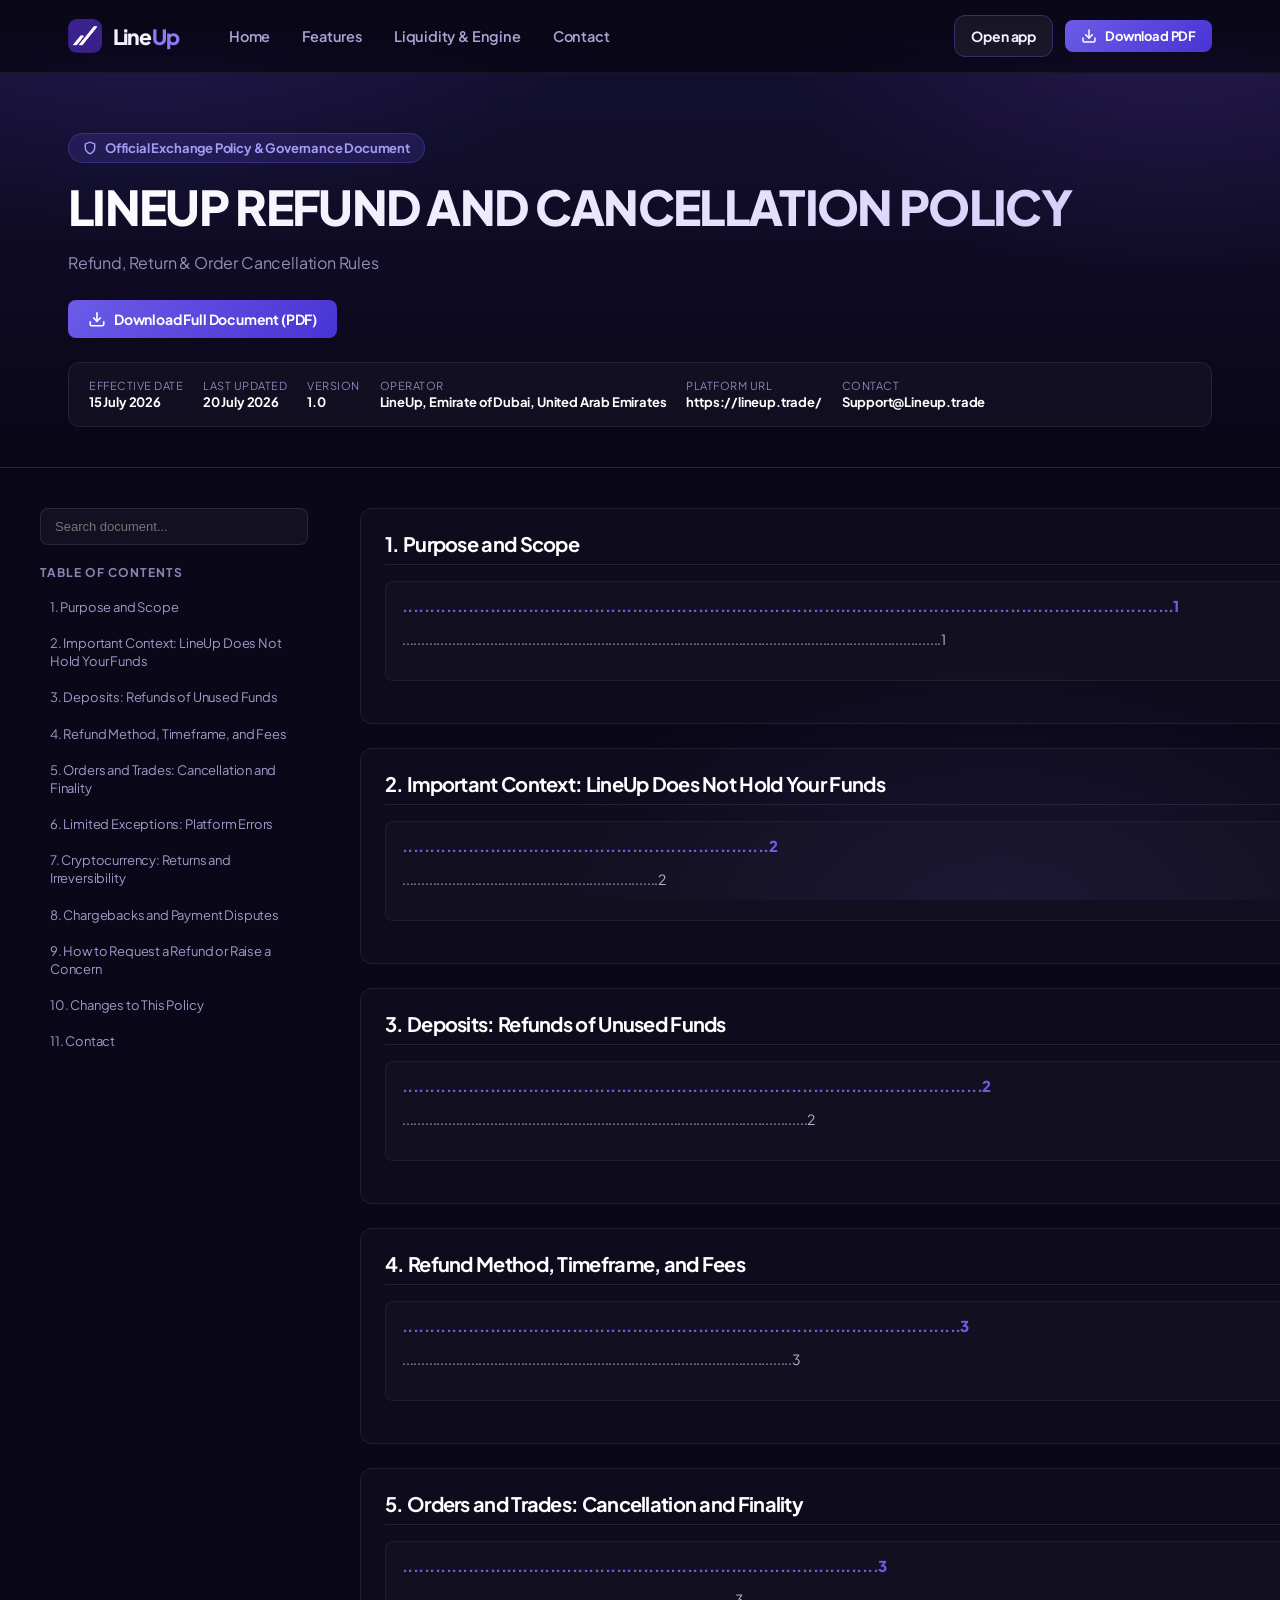
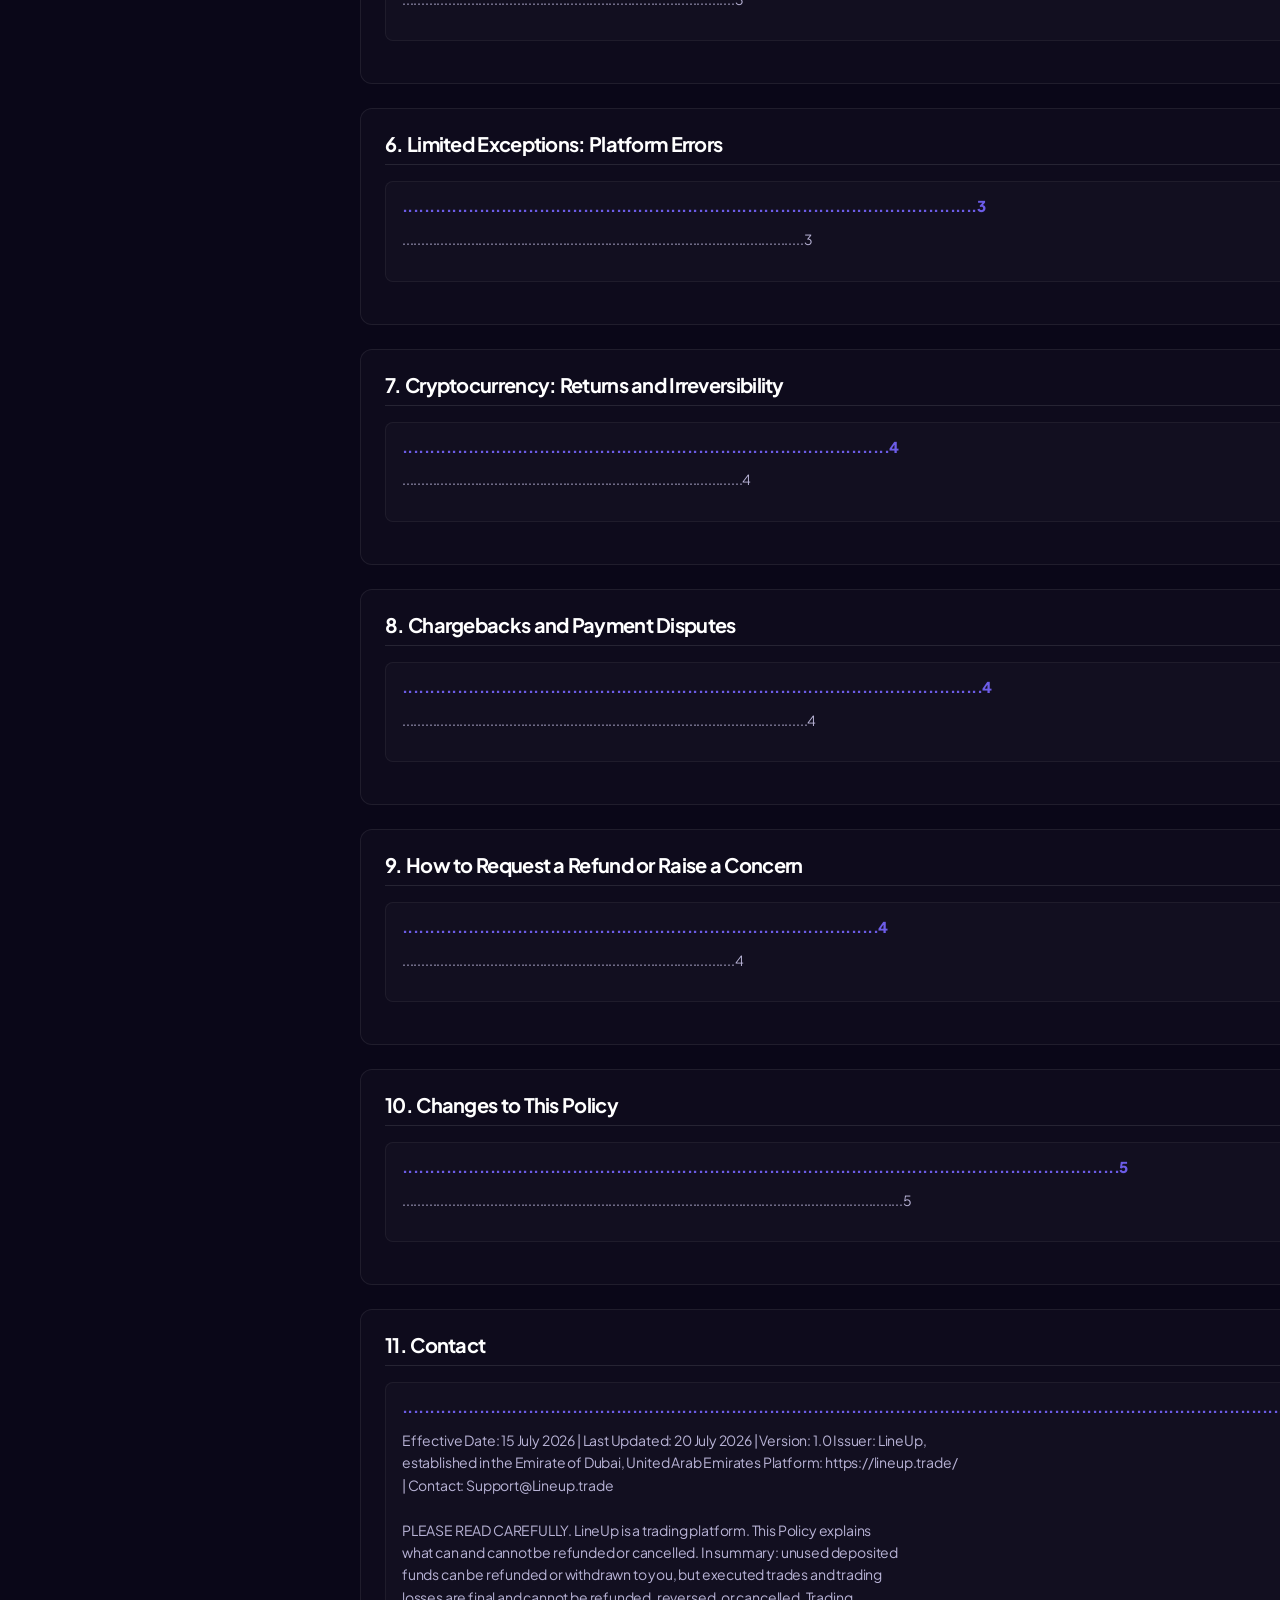
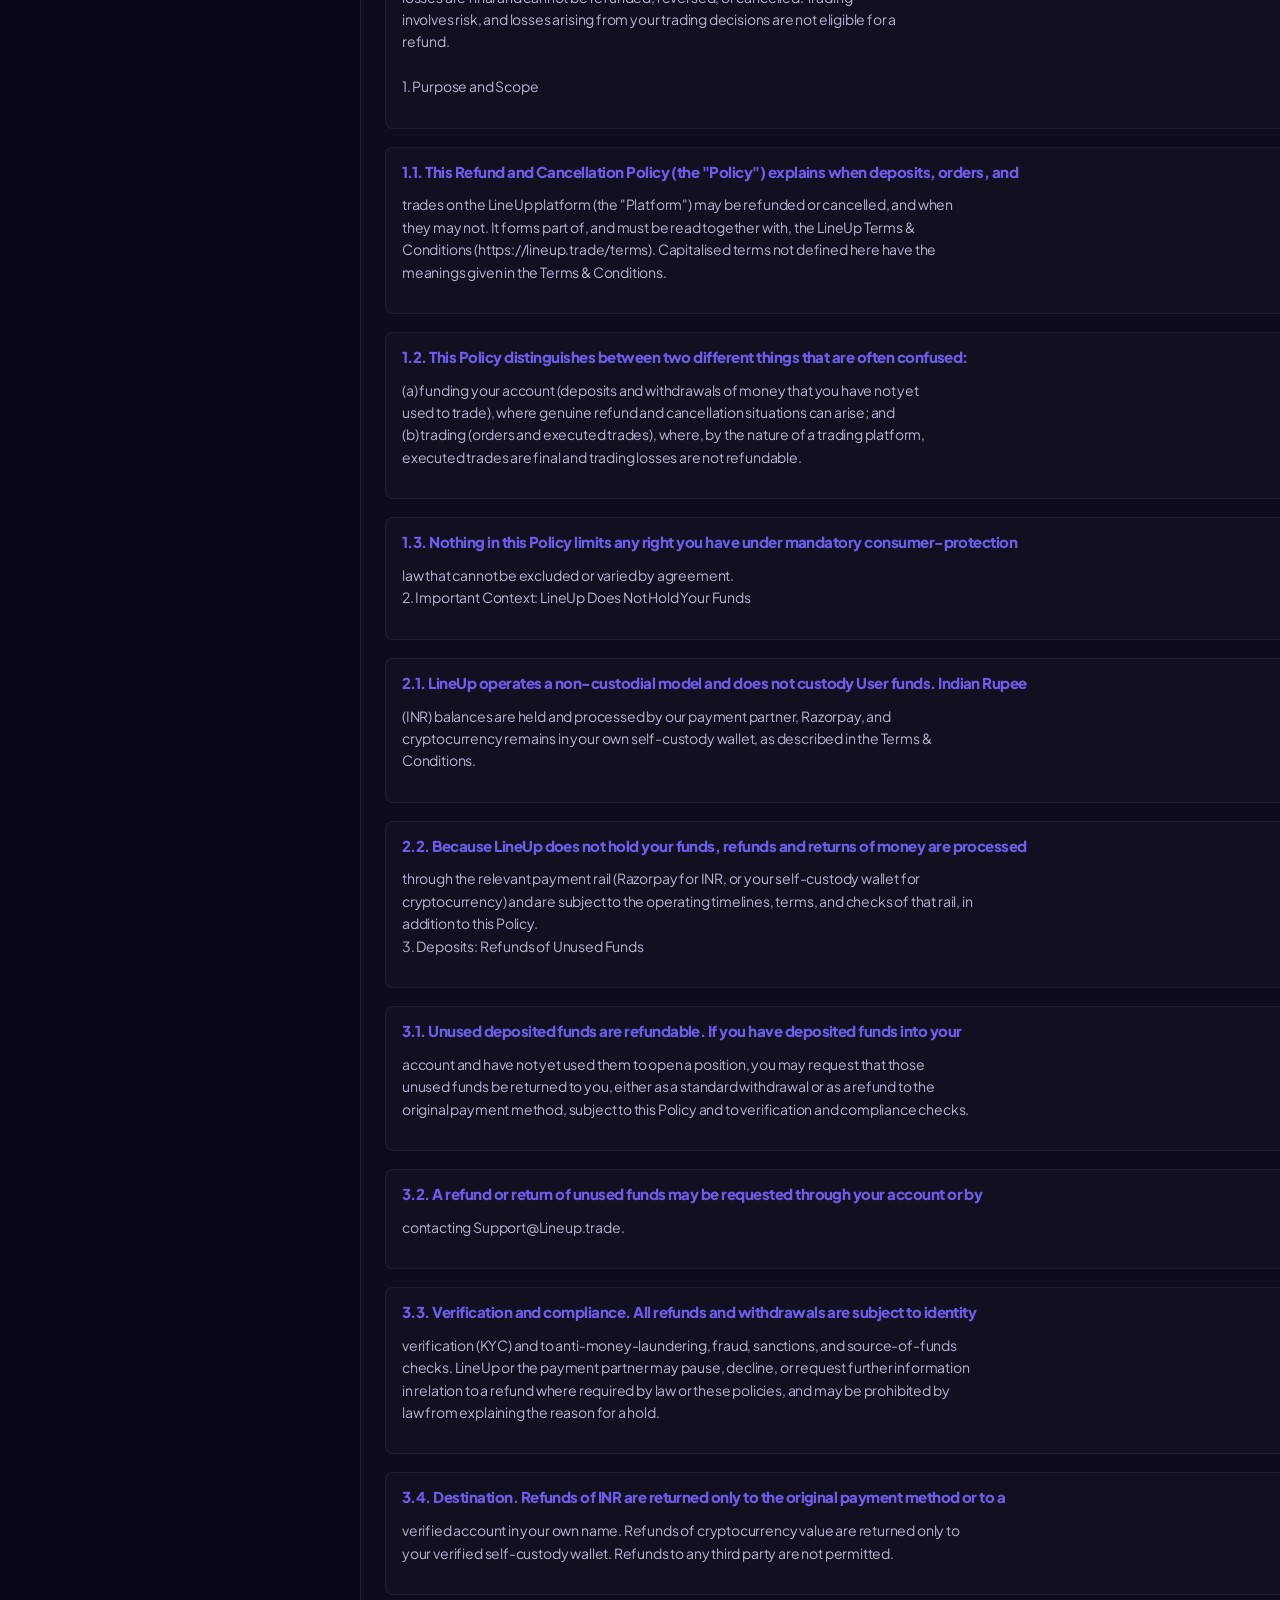
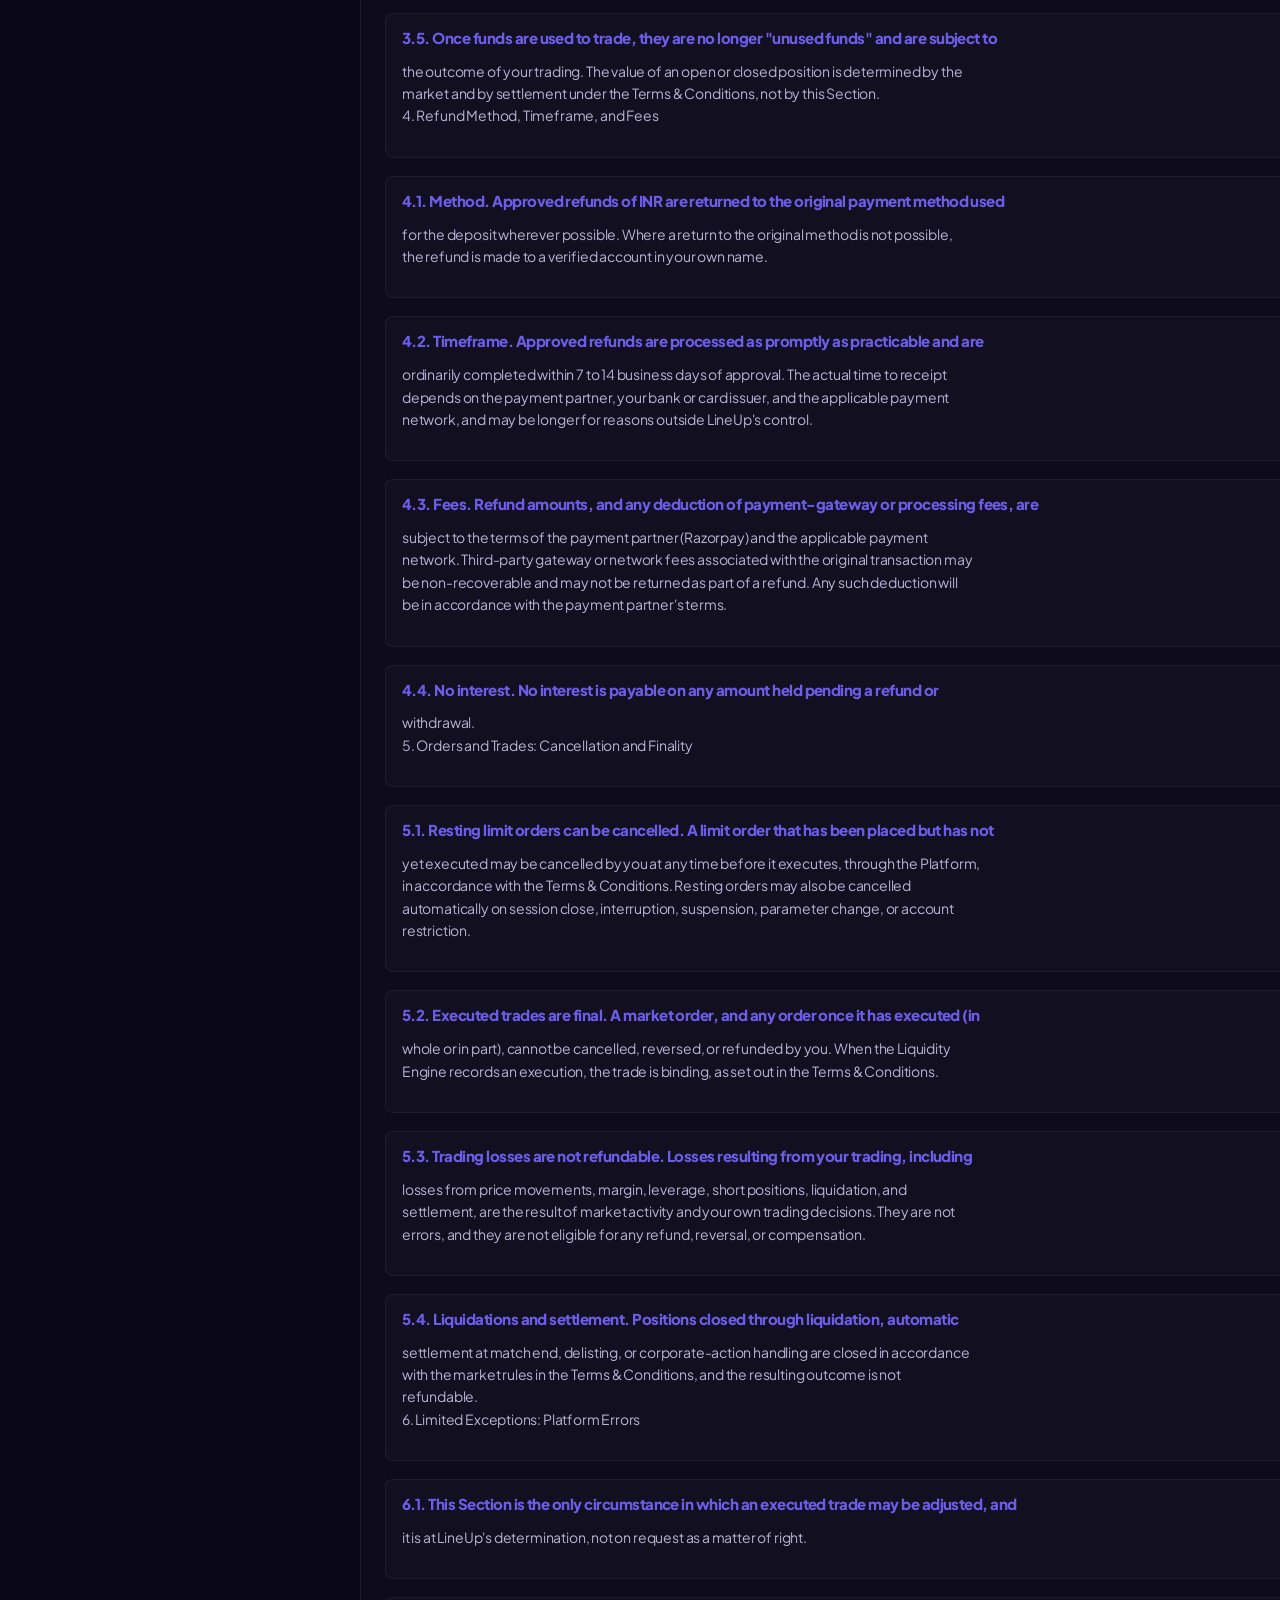
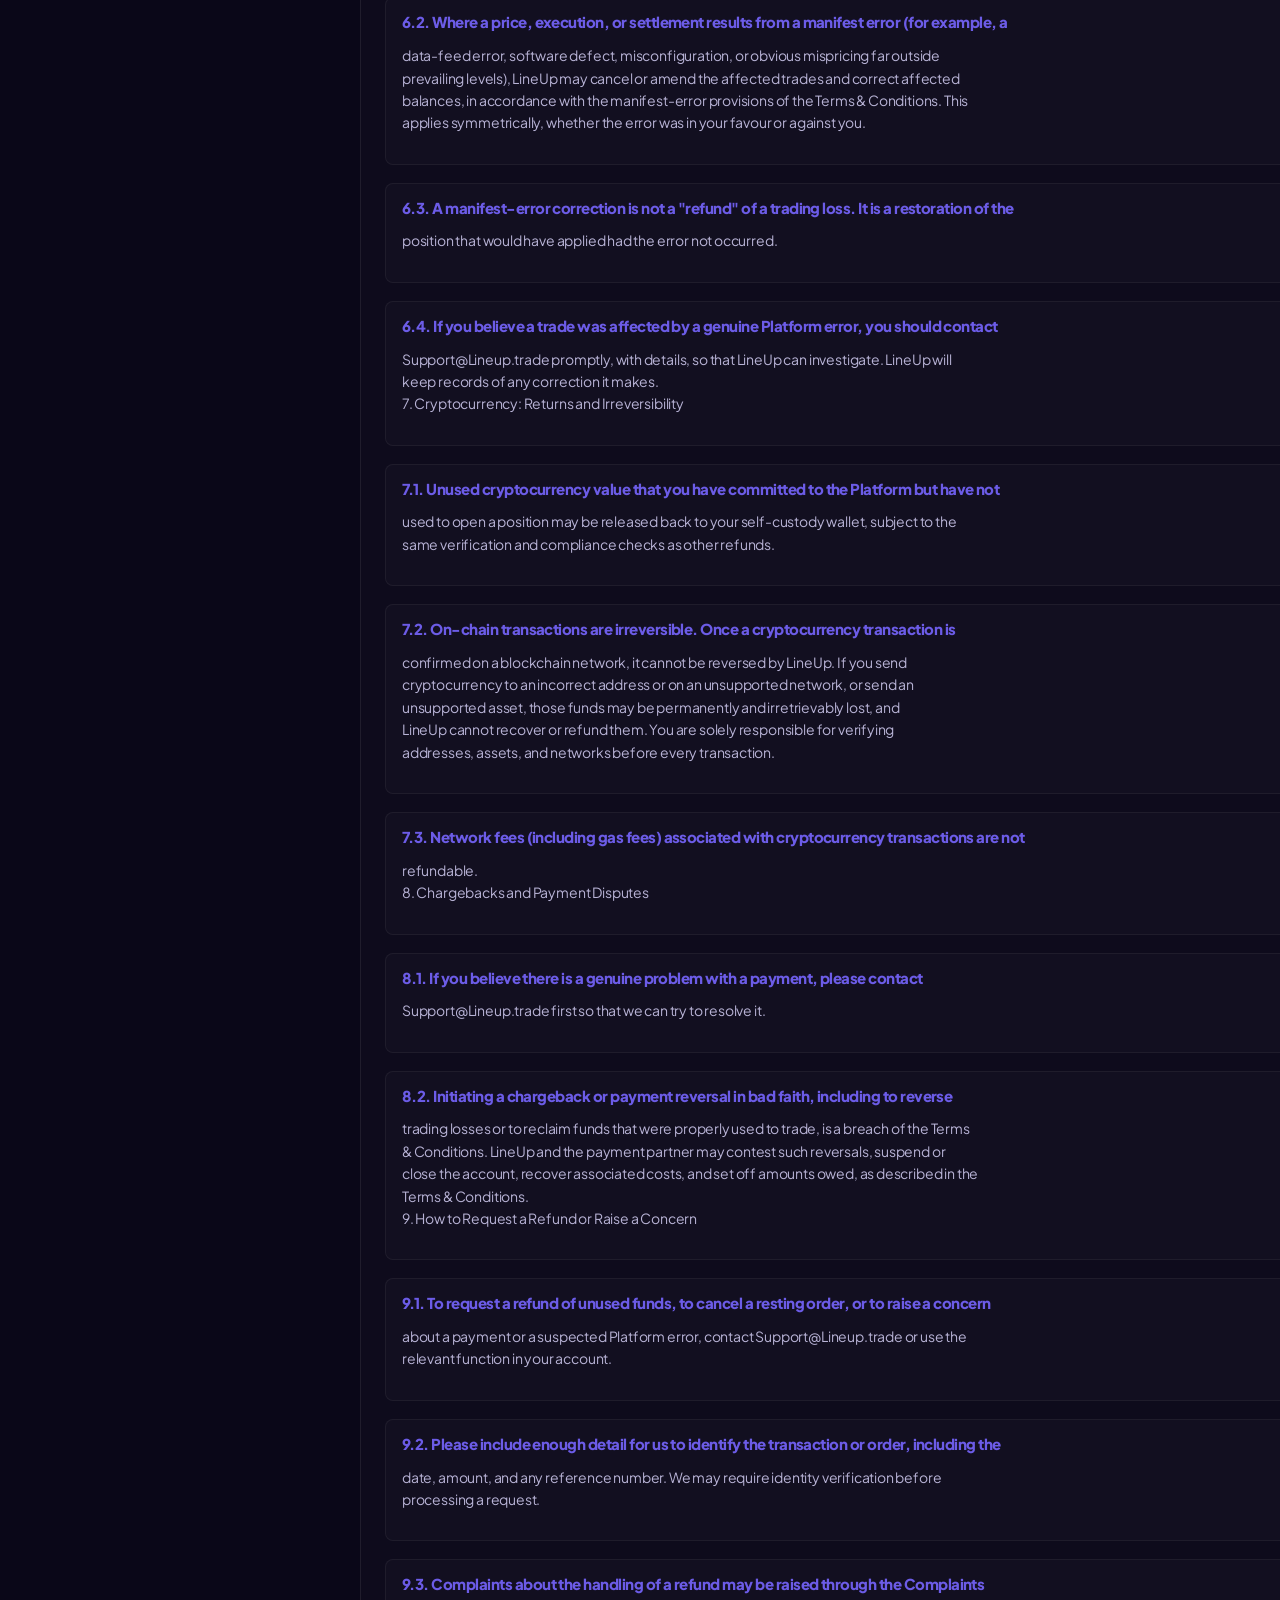
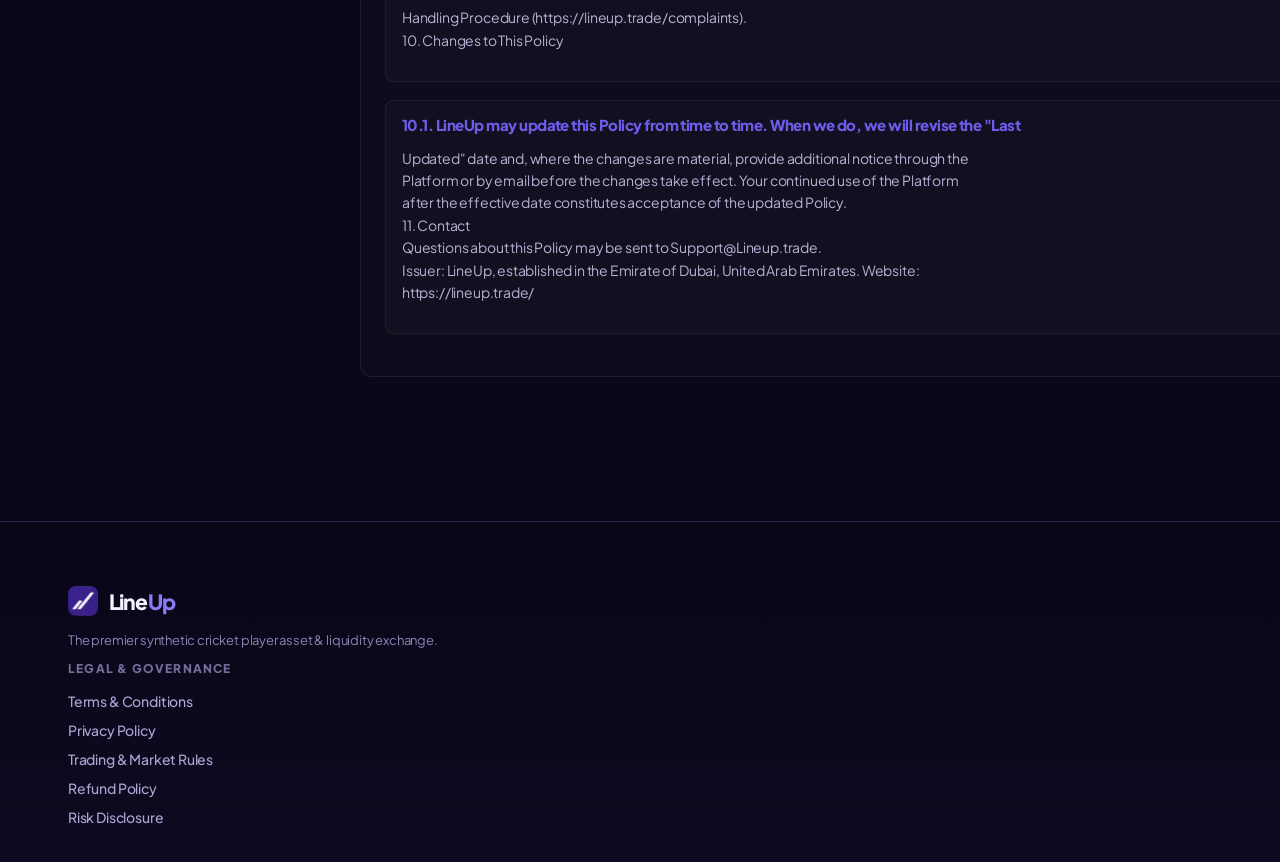
<file: refund-policy.html>
<!DOCTYPE html>
<html lang="en">
<head>
<meta charset="UTF-8" />
<meta name="viewport" content="width=device-width, initial-scale=1.0" />
<title>LINEUP REFUND AND CANCELLATION POLICY · LineUp</title>
<link rel="preconnect" href="https://fonts.googleapis.com" />
<link rel="preconnect" href="https://fonts.gstatic.com" crossorigin />
<link href="https://fonts.googleapis.com/css2?family=Plus+Jakarta+Sans:wght@400;500;600;700;800&family=Space+Grotesk:wght@400;500;600;700" rel="stylesheet" />
<link rel="stylesheet" href="site.css" />
<link rel="icon" type="image/png" href="favicon.png" />
<style>
  .terms-hero {
    padding: 60px 0 40px;
    background: linear-gradient(180deg, rgba(91, 75, 214, 0.12) 0%, rgba(10, 7, 24, 0) 100%);
    border-bottom: 1px solid var(--border-color, rgba(255, 255, 255, 0.08));
  }
  .terms-badge {
    display: inline-flex;
    align-items: center;
    gap: 8px;
    padding: 6px 14px;
    background: rgba(91, 75, 214, 0.2);
    border: 1px solid rgba(91, 75, 214, 0.4);
    border-radius: 20px;
    color: #a59bf4;
    font-size: 13px;
    font-weight: 700;
    margin-bottom: 16px;
  }
  .terms-title {
    font-size: clamp(28px, 4.5vw, 48px);
    font-weight: 800;
    line-height: 1.15;
    margin-bottom: 12px;
    background: linear-gradient(135deg, #ffffff 0%, #cfc9fa 100%);
    -webkit-background-clip: text;
    -webkit-text-fill-color: transparent;
  }
  .terms-subtitle {
    font-size: 16px;
    color: var(--text-muted, #938eb4);
    max-width: 680px;
    line-height: 1.6;
    margin-bottom: 24px;
  }
  .meta-grid {
    display: flex;
    flex-wrap: wrap;
    gap: 20px;
    margin-top: 20px;
    padding: 16px 20px;
    background: rgba(255, 255, 255, 0.03);
    border: 1px solid rgba(255, 255, 255, 0.08);
    border-radius: 12px;
    font-size: 13px;
  }
  .meta-item {
    display: flex;
    flex-direction: column;
    gap: 2px;
  }
  .meta-item span.label {
    color: #8b85b4;
    font-size: 11px;
    text-transform: uppercase;
    letter-spacing: 0.5px;
  }
  .meta-item span.val {
    color: #ffffff;
    font-weight: 700;
  }

  .terms-layout {
    display: grid;
    grid-template-columns: 280px 1fr;
    gap: 40px;
    padding: 40px 0 80px;
  }
  @media (max-width: 900px) {
    .terms-layout {
      grid-template-columns: 1fr;
    }
    .terms-sidebar {
      position: static !important;
      max-height: none !important;
    }
  }

  .terms-sidebar {
    position: sticky;
    top: 90px;
    max-height: calc(100vh - 120px);
    overflow-y: auto;
    padding-right: 12px;
  }
  .terms-sidebar::-webkit-scrollbar {
    width: 4px;
  }
  .terms-sidebar::-webkit-scrollbar-thumb {
    background: rgba(255, 255, 255, 0.15);
    border-radius: 4px;
  }

  .toc-title {
    font-size: 12px;
    text-transform: uppercase;
    letter-spacing: 1px;
    color: #8b85b4;
    font-weight: 700;
    margin-bottom: 12px;
  }
  .toc-list {
    display: flex;
    flex-direction: column;
    gap: 6px;
  }
  .toc-link {
    color: #a099c7;
    font-size: 13px;
    text-decoration: none;
    padding: 6px 10px;
    border-radius: 6px;
    transition: all 0.2s ease;
    display: block;
    line-height: 1.4;
  }
  .toc-link:hover, .toc-link.active {
    background: rgba(108, 92, 231, 0.15);
    color: #fff;
  }

  .search-box {
    margin-bottom: 20px;
  }
  .search-box input {
    width: 100%;
    padding: 10px 14px;
    background: rgba(255, 255, 255, 0.04);
    border: 1px solid rgba(255, 255, 255, 0.1);
    border-radius: 8px;
    color: #fff;
    font-size: 13px;
    outline: none;
  }
  .search-box input:focus {
    border-color: #6c5ce7;
  }

  .section-card {
    background: rgba(255, 255, 255, 0.02);
    border: 1px solid rgba(255, 255, 255, 0.07);
    border-radius: 12px;
    padding: 24px;
    margin-bottom: 24px;
  }

  .download-btn {
    display: inline-flex;
    align-items: center;
    gap: 8px;
    padding: 10px 20px;
    background: linear-gradient(135deg, #6c5ce7 0%, #4834d4 100%);
    color: #fff;
    font-weight: 700;
    font-size: 14px;
    border-radius: 8px;
    text-decoration: none;
    transition: transform 0.2s ease, box-shadow 0.2s ease;
  }
  .download-btn:hover {
    transform: translateY(-2px);
    box-shadow: 0 6px 22px rgba(108, 92, 231, 0.5);
  }
</style>
</head>
<body data-page="legal">
<div class="page-bg"></div>

<!-- ============ NAV ============ -->
<header class="nav">
  <div class="container nav-inner">
    <a class="brand" href="index.html" aria-label="LineUp home">
      <img src="logo.png" alt="LineUp" width="34" height="34" style="border-radius: 9px;" />
      <span class="wordmark">Line<b>Up</b></span>
    </a>
    <nav class="nav-links">
      <a href="index.html">Home</a>
      <a href="Features.html">Features</a>
      <a href="Liquidity-Engine.html">Liquidity &amp; Engine</a>
      <a href="Contact.html">Contact</a>
    </nav>
    <div class="nav-right">
      <a class="btn btn-ghost btn-sm" href="https://app.lineup.trade/sport-select">Open app</a>
      <a class="download-btn" href="LineUp_Refund_and_Cancellation_Policy.pdf" download="LineUp_Refund_and_Cancellation_Policy.pdf" style="padding: 8px 16px; font-size: 13px;">
        <svg width="16" height="16" viewBox="0 0 24 24" fill="none" stroke="currentColor" stroke-width="2.2" stroke-linecap="round" stroke-linejoin="round"><path d="M21 15v4a2 2 0 0 1-2 2H5a2 2 0 0 1-2-2v-4"/><polyline points="7 10 12 15 17 10"/><line x1="12" y1="15" x2="12" y2="3"/></svg>
        Download PDF
      </a>
    </div>
  </div>
</header>

<!-- ============ HERO ============ -->
<section class="terms-hero">
  <div class="container">
    <div class="terms-badge">
      <svg width="14" height="14" viewBox="0 0 24 24" fill="none" stroke="currentColor" stroke-width="2.5"><path d="M12 22s8-4 8-10V5l-8-3-8 3v7c0 6 8 10 8 10z"/></svg>
      Official Exchange Policy & Governance Document
    </div>
    <h1 class="terms-title">LINEUP REFUND AND CANCELLATION POLICY</h1>
    <p class="terms-subtitle">Refund, Return & Order Cancellation Rules</p>
    
    <div style="display: flex; gap: 16px; align-items: center; flex-wrap: wrap; margin-bottom: 24px;">
      <a class="download-btn" href="LineUp_Refund_and_Cancellation_Policy.pdf" download="LineUp_Refund_and_Cancellation_Policy.pdf">
        <svg width="18" height="18" viewBox="0 0 24 24" fill="none" stroke="currentColor" stroke-width="2.2"><path d="M21 15v4a2 2 0 0 1-2 2H5a2 2 0 0 1-2-2v-4"/><polyline points="7 10 12 15 17 10"/><line x1="12" y1="15" x2="12" y2="3"/></svg>
        Download Full Document (PDF)
      </a>
    </div>

    <div class="meta-grid">
      <div class="meta-item"><span class="label">Effective Date</span><span class="val">15 July 2026</span></div>
      <div class="meta-item"><span class="label">Last Updated</span><span class="val">20 July 2026</span></div>
      <div class="meta-item"><span class="label">Version</span><span class="val">1.0</span></div>
      <div class="meta-item"><span class="label">Operator</span><span class="val">LineUp, Emirate of Dubai, United Arab Emirates</span></div>
      <div class="meta-item"><span class="label">Platform URL</span><span class="val">https://lineup.trade/</span></div>
      <div class="meta-item"><span class="label">Contact</span><span class="val">Support@Lineup.trade</span></div>
    </div>
  </div>
</section>

<!-- ============ MAIN CONTENT LAYOUT ============ -->
<div class="container terms-layout">
  <aside class="terms-sidebar">
    <div class="search-box">
      <input type="text" id="terms-search" placeholder="Search document..." />
    </div>
    <div class="toc-title">Table of Contents</div>
    <div class="toc-list">
      <a href="#sec-1" class="toc-link">1. Purpose and Scope</a><a href="#sec-2" class="toc-link">2. Important Context: LineUp Does Not Hold Your Funds</a><a href="#sec-3" class="toc-link">3. Deposits: Refunds of Unused Funds</a><a href="#sec-4" class="toc-link">4. Refund Method, Timeframe, and Fees</a><a href="#sec-5" class="toc-link">5. Orders and Trades: Cancellation and Finality</a><a href="#sec-6" class="toc-link">6. Limited Exceptions: Platform Errors</a><a href="#sec-7" class="toc-link">7. Cryptocurrency: Returns and Irreversibility</a><a href="#sec-8" class="toc-link">8. Chargebacks and Payment Disputes</a><a href="#sec-9" class="toc-link">9. How to Request a Refund or Raise a Concern</a><a href="#sec-10" class="toc-link">10. Changes to This Policy</a><a href="#sec-11" class="toc-link">11. Contact</a>
    </div>
  </aside>

  <main class="terms-body">
    
            <div class="section-card" id="sec-1">
                <h3 style="font-size: 20px; font-weight: 700; color: #fff; margin-bottom: 16px; border-bottom: 1px solid rgba(255,255,255,0.1); padding-bottom: 10px;">1. Purpose and Scope</h3>
                
                    <div style="margin-bottom: 18px; padding: 16px; background: rgba(255,255,255,0.02); border-radius: 8px; border: 1px solid rgba(255,255,255,0.05);">
                        <h4 style="color: #6c5ce7; margin-bottom: 8px; font-size: 15px;">.............................................................................................................................................1</h4>
                        <p style="color: #b8b3d6; font-size: 14px; line-height: 1.6; white-space: pre-wrap;">.............................................................................................................................................1</p>
                    </div>
                    
            </div>
            
            <div class="section-card" id="sec-2">
                <h3 style="font-size: 20px; font-weight: 700; color: #fff; margin-bottom: 16px; border-bottom: 1px solid rgba(255,255,255,0.1); padding-bottom: 10px;">2. Important Context: LineUp Does Not Hold Your Funds</h3>
                
                    <div style="margin-bottom: 18px; padding: 16px; background: rgba(255,255,255,0.02); border-radius: 8px; border: 1px solid rgba(255,255,255,0.05);">
                        <h4 style="color: #6c5ce7; margin-bottom: 8px; font-size: 15px;">...................................................................2</h4>
                        <p style="color: #b8b3d6; font-size: 14px; line-height: 1.6; white-space: pre-wrap;">...................................................................2</p>
                    </div>
                    
            </div>
            
            <div class="section-card" id="sec-3">
                <h3 style="font-size: 20px; font-weight: 700; color: #fff; margin-bottom: 16px; border-bottom: 1px solid rgba(255,255,255,0.1); padding-bottom: 10px;">3. Deposits: Refunds of Unused Funds</h3>
                
                    <div style="margin-bottom: 18px; padding: 16px; background: rgba(255,255,255,0.02); border-radius: 8px; border: 1px solid rgba(255,255,255,0.05);">
                        <h4 style="color: #6c5ce7; margin-bottom: 8px; font-size: 15px;">..........................................................................................................2</h4>
                        <p style="color: #b8b3d6; font-size: 14px; line-height: 1.6; white-space: pre-wrap;">..........................................................................................................2</p>
                    </div>
                    
            </div>
            
            <div class="section-card" id="sec-4">
                <h3 style="font-size: 20px; font-weight: 700; color: #fff; margin-bottom: 16px; border-bottom: 1px solid rgba(255,255,255,0.1); padding-bottom: 10px;">4. Refund Method, Timeframe, and Fees</h3>
                
                    <div style="margin-bottom: 18px; padding: 16px; background: rgba(255,255,255,0.02); border-radius: 8px; border: 1px solid rgba(255,255,255,0.05);">
                        <h4 style="color: #6c5ce7; margin-bottom: 8px; font-size: 15px;">......................................................................................................3</h4>
                        <p style="color: #b8b3d6; font-size: 14px; line-height: 1.6; white-space: pre-wrap;">......................................................................................................3</p>
                    </div>
                    
            </div>
            
            <div class="section-card" id="sec-5">
                <h3 style="font-size: 20px; font-weight: 700; color: #fff; margin-bottom: 16px; border-bottom: 1px solid rgba(255,255,255,0.1); padding-bottom: 10px;">5. Orders and Trades: Cancellation and Finality</h3>
                
                    <div style="margin-bottom: 18px; padding: 16px; background: rgba(255,255,255,0.02); border-radius: 8px; border: 1px solid rgba(255,255,255,0.05);">
                        <h4 style="color: #6c5ce7; margin-bottom: 8px; font-size: 15px;">.......................................................................................3</h4>
                        <p style="color: #b8b3d6; font-size: 14px; line-height: 1.6; white-space: pre-wrap;">.......................................................................................3</p>
                    </div>
                    
            </div>
            
            <div class="section-card" id="sec-6">
                <h3 style="font-size: 20px; font-weight: 700; color: #fff; margin-bottom: 16px; border-bottom: 1px solid rgba(255,255,255,0.1); padding-bottom: 10px;">6. Limited Exceptions: Platform Errors</h3>
                
                    <div style="margin-bottom: 18px; padding: 16px; background: rgba(255,255,255,0.02); border-radius: 8px; border: 1px solid rgba(255,255,255,0.05);">
                        <h4 style="color: #6c5ce7; margin-bottom: 8px; font-size: 15px;">.........................................................................................................3</h4>
                        <p style="color: #b8b3d6; font-size: 14px; line-height: 1.6; white-space: pre-wrap;">.........................................................................................................3</p>
                    </div>
                    
            </div>
            
            <div class="section-card" id="sec-7">
                <h3 style="font-size: 20px; font-weight: 700; color: #fff; margin-bottom: 16px; border-bottom: 1px solid rgba(255,255,255,0.1); padding-bottom: 10px;">7. Cryptocurrency: Returns and Irreversibility</h3>
                
                    <div style="margin-bottom: 18px; padding: 16px; background: rgba(255,255,255,0.02); border-radius: 8px; border: 1px solid rgba(255,255,255,0.05);">
                        <h4 style="color: #6c5ce7; margin-bottom: 8px; font-size: 15px;">.........................................................................................4</h4>
                        <p style="color: #b8b3d6; font-size: 14px; line-height: 1.6; white-space: pre-wrap;">.........................................................................................4</p>
                    </div>
                    
            </div>
            
            <div class="section-card" id="sec-8">
                <h3 style="font-size: 20px; font-weight: 700; color: #fff; margin-bottom: 16px; border-bottom: 1px solid rgba(255,255,255,0.1); padding-bottom: 10px;">8. Chargebacks and Payment Disputes</h3>
                
                    <div style="margin-bottom: 18px; padding: 16px; background: rgba(255,255,255,0.02); border-radius: 8px; border: 1px solid rgba(255,255,255,0.05);">
                        <h4 style="color: #6c5ce7; margin-bottom: 8px; font-size: 15px;">..........................................................................................................4</h4>
                        <p style="color: #b8b3d6; font-size: 14px; line-height: 1.6; white-space: pre-wrap;">..........................................................................................................4</p>
                    </div>
                    
            </div>
            
            <div class="section-card" id="sec-9">
                <h3 style="font-size: 20px; font-weight: 700; color: #fff; margin-bottom: 16px; border-bottom: 1px solid rgba(255,255,255,0.1); padding-bottom: 10px;">9. How to Request a Refund or Raise a Concern</h3>
                
                    <div style="margin-bottom: 18px; padding: 16px; background: rgba(255,255,255,0.02); border-radius: 8px; border: 1px solid rgba(255,255,255,0.05);">
                        <h4 style="color: #6c5ce7; margin-bottom: 8px; font-size: 15px;">.......................................................................................4</h4>
                        <p style="color: #b8b3d6; font-size: 14px; line-height: 1.6; white-space: pre-wrap;">.......................................................................................4</p>
                    </div>
                    
            </div>
            
            <div class="section-card" id="sec-10">
                <h3 style="font-size: 20px; font-weight: 700; color: #fff; margin-bottom: 16px; border-bottom: 1px solid rgba(255,255,255,0.1); padding-bottom: 10px;">10. Changes to This Policy</h3>
                
                    <div style="margin-bottom: 18px; padding: 16px; background: rgba(255,255,255,0.02); border-radius: 8px; border: 1px solid rgba(255,255,255,0.05);">
                        <h4 style="color: #6c5ce7; margin-bottom: 8px; font-size: 15px;">...................................................................................................................................5</h4>
                        <p style="color: #b8b3d6; font-size: 14px; line-height: 1.6; white-space: pre-wrap;">...................................................................................................................................5</p>
                    </div>
                    
            </div>
            
            <div class="section-card" id="sec-11">
                <h3 style="font-size: 20px; font-weight: 700; color: #fff; margin-bottom: 16px; border-bottom: 1px solid rgba(255,255,255,0.1); padding-bottom: 10px;">11. Contact</h3>
                
                    <div style="margin-bottom: 18px; padding: 16px; background: rgba(255,255,255,0.02); border-radius: 8px; border: 1px solid rgba(255,255,255,0.05);">
                        <h4 style="color: #6c5ce7; margin-bottom: 8px; font-size: 15px;">...................................................................................................................................................................5</h4>
                        <p style="color: #b8b3d6; font-size: 14px; line-height: 1.6; white-space: pre-wrap;">Effective Date: 15 July 2026 | Last Updated: 20 July 2026 | Version: 1.0 Issuer: LineUp, 
established in the Emirate of Dubai, United Arab Emirates Platform: https://lineup.trade/ 
| Contact: Support@Lineup.trade 
 
PLEASE READ CAREFULLY. LineUp is a trading platform. This Policy explains 
what can and cannot be refunded or cancelled. In summary: unused deposited 
funds can be refunded or withdrawn to you, but executed trades and trading 
losses are final and cannot be refunded, reversed, or cancelled. Trading 
involves risk, and losses arising from your trading decisions are not eligible for a 
refund. 
 
1. Purpose and Scope</p>
                    </div>
                    
                    <div style="margin-bottom: 18px; padding: 16px; background: rgba(255,255,255,0.02); border-radius: 8px; border: 1px solid rgba(255,255,255,0.05);">
                        <h4 style="color: #6c5ce7; margin-bottom: 8px; font-size: 15px;">1.1. This Refund and Cancellation Policy (the "Policy") explains when deposits, orders, and</h4>
                        <p style="color: #b8b3d6; font-size: 14px; line-height: 1.6; white-space: pre-wrap;">trades on the LineUp platform (the "Platform") may be refunded or cancelled, and when 
they may not. It forms part of, and must be read together with, the LineUp Terms & 
Conditions (https://lineup.trade/terms). Capitalised terms not defined here have the 
meanings given in the Terms & Conditions.</p>
                    </div>
                    
                    <div style="margin-bottom: 18px; padding: 16px; background: rgba(255,255,255,0.02); border-radius: 8px; border: 1px solid rgba(255,255,255,0.05);">
                        <h4 style="color: #6c5ce7; margin-bottom: 8px; font-size: 15px;">1.2. This Policy distinguishes between two different things that are often confused:</h4>
                        <p style="color: #b8b3d6; font-size: 14px; line-height: 1.6; white-space: pre-wrap;">(a) funding your account (deposits and withdrawals of money that you have not yet 
used to trade), where genuine refund and cancellation situations can arise; and 
(b) trading (orders and executed trades), where, by the nature of a trading platform, 
executed trades are final and trading losses are not refundable.</p>
                    </div>
                    
                    <div style="margin-bottom: 18px; padding: 16px; background: rgba(255,255,255,0.02); border-radius: 8px; border: 1px solid rgba(255,255,255,0.05);">
                        <h4 style="color: #6c5ce7; margin-bottom: 8px; font-size: 15px;">1.3. Nothing in this Policy limits any right you have under mandatory consumer-protection</h4>
                        <p style="color: #b8b3d6; font-size: 14px; line-height: 1.6; white-space: pre-wrap;">law that cannot be excluded or varied by agreement. 
2. Important Context: LineUp Does Not Hold Your Funds</p>
                    </div>
                    
                    <div style="margin-bottom: 18px; padding: 16px; background: rgba(255,255,255,0.02); border-radius: 8px; border: 1px solid rgba(255,255,255,0.05);">
                        <h4 style="color: #6c5ce7; margin-bottom: 8px; font-size: 15px;">2.1. LineUp operates a non-custodial model and does not custody User funds. Indian Rupee</h4>
                        <p style="color: #b8b3d6; font-size: 14px; line-height: 1.6; white-space: pre-wrap;">(INR) balances are held and processed by our payment partner, Razorpay, and 
cryptocurrency remains in your own self-custody wallet, as described in the Terms & 
Conditions.</p>
                    </div>
                    
                    <div style="margin-bottom: 18px; padding: 16px; background: rgba(255,255,255,0.02); border-radius: 8px; border: 1px solid rgba(255,255,255,0.05);">
                        <h4 style="color: #6c5ce7; margin-bottom: 8px; font-size: 15px;">2.2. Because LineUp does not hold your funds, refunds and returns of money are processed</h4>
                        <p style="color: #b8b3d6; font-size: 14px; line-height: 1.6; white-space: pre-wrap;">through the relevant payment rail (Razorpay for INR, or your self-custody wallet for 
cryptocurrency) and are subject to the operating timelines, terms, and checks of that rail, in 
addition to this Policy. 
3. Deposits: Refunds of Unused Funds</p>
                    </div>
                    
                    <div style="margin-bottom: 18px; padding: 16px; background: rgba(255,255,255,0.02); border-radius: 8px; border: 1px solid rgba(255,255,255,0.05);">
                        <h4 style="color: #6c5ce7; margin-bottom: 8px; font-size: 15px;">3.1. Unused deposited funds are refundable. If you have deposited funds into your</h4>
                        <p style="color: #b8b3d6; font-size: 14px; line-height: 1.6; white-space: pre-wrap;">account and have not yet used them to open a position, you may request that those 
unused funds be returned to you, either as a standard withdrawal or as a refund to the 
original payment method, subject to this Policy and to verification and compliance checks.</p>
                    </div>
                    
                    <div style="margin-bottom: 18px; padding: 16px; background: rgba(255,255,255,0.02); border-radius: 8px; border: 1px solid rgba(255,255,255,0.05);">
                        <h4 style="color: #6c5ce7; margin-bottom: 8px; font-size: 15px;">3.2. A refund or return of unused funds may be requested through your account or by</h4>
                        <p style="color: #b8b3d6; font-size: 14px; line-height: 1.6; white-space: pre-wrap;">contacting Support@Lineup.trade.</p>
                    </div>
                    
                    <div style="margin-bottom: 18px; padding: 16px; background: rgba(255,255,255,0.02); border-radius: 8px; border: 1px solid rgba(255,255,255,0.05);">
                        <h4 style="color: #6c5ce7; margin-bottom: 8px; font-size: 15px;">3.3. Verification and compliance. All refunds and withdrawals are subject to identity</h4>
                        <p style="color: #b8b3d6; font-size: 14px; line-height: 1.6; white-space: pre-wrap;">verification (KYC) and to anti-money-laundering, fraud, sanctions, and source-of-funds 
checks. LineUp or the payment partner may pause, decline, or request further information 
in relation to a refund where required by law or these policies, and may be prohibited by 
law from explaining the reason for a hold.</p>
                    </div>
                    
                    <div style="margin-bottom: 18px; padding: 16px; background: rgba(255,255,255,0.02); border-radius: 8px; border: 1px solid rgba(255,255,255,0.05);">
                        <h4 style="color: #6c5ce7; margin-bottom: 8px; font-size: 15px;">3.4. Destination. Refunds of INR are returned only to the original payment method or to a</h4>
                        <p style="color: #b8b3d6; font-size: 14px; line-height: 1.6; white-space: pre-wrap;">verified account in your own name. Refunds of cryptocurrency value are returned only to 
your verified self-custody wallet. Refunds to any third party are not permitted.</p>
                    </div>
                    
                    <div style="margin-bottom: 18px; padding: 16px; background: rgba(255,255,255,0.02); border-radius: 8px; border: 1px solid rgba(255,255,255,0.05);">
                        <h4 style="color: #6c5ce7; margin-bottom: 8px; font-size: 15px;">3.5. Once funds are used to trade, they are no longer "unused funds" and are subject to</h4>
                        <p style="color: #b8b3d6; font-size: 14px; line-height: 1.6; white-space: pre-wrap;">the outcome of your trading. The value of an open or closed position is determined by the 
market and by settlement under the Terms & Conditions, not by this Section. 
4. Refund Method, Timeframe, and Fees</p>
                    </div>
                    
                    <div style="margin-bottom: 18px; padding: 16px; background: rgba(255,255,255,0.02); border-radius: 8px; border: 1px solid rgba(255,255,255,0.05);">
                        <h4 style="color: #6c5ce7; margin-bottom: 8px; font-size: 15px;">4.1. Method. Approved refunds of INR are returned to the original payment method used</h4>
                        <p style="color: #b8b3d6; font-size: 14px; line-height: 1.6; white-space: pre-wrap;">for the deposit wherever possible. Where a return to the original method is not possible, 
the refund is made to a verified account in your own name.</p>
                    </div>
                    
                    <div style="margin-bottom: 18px; padding: 16px; background: rgba(255,255,255,0.02); border-radius: 8px; border: 1px solid rgba(255,255,255,0.05);">
                        <h4 style="color: #6c5ce7; margin-bottom: 8px; font-size: 15px;">4.2. Timeframe. Approved refunds are processed as promptly as practicable and are</h4>
                        <p style="color: #b8b3d6; font-size: 14px; line-height: 1.6; white-space: pre-wrap;">ordinarily completed within 7 to 14 business days of approval. The actual time to receipt 
depends on the payment partner, your bank or card issuer, and the applicable payment 
network, and may be longer for reasons outside LineUp's control.</p>
                    </div>
                    
                    <div style="margin-bottom: 18px; padding: 16px; background: rgba(255,255,255,0.02); border-radius: 8px; border: 1px solid rgba(255,255,255,0.05);">
                        <h4 style="color: #6c5ce7; margin-bottom: 8px; font-size: 15px;">4.3. Fees. Refund amounts, and any deduction of payment-gateway or processing fees, are</h4>
                        <p style="color: #b8b3d6; font-size: 14px; line-height: 1.6; white-space: pre-wrap;">subject to the terms of the payment partner (Razorpay) and the applicable payment 
network. Third-party gateway or network fees associated with the original transaction may 
be non-recoverable and may not be returned as part of a refund. Any such deduction will 
be in accordance with the payment partner's terms.</p>
                    </div>
                    
                    <div style="margin-bottom: 18px; padding: 16px; background: rgba(255,255,255,0.02); border-radius: 8px; border: 1px solid rgba(255,255,255,0.05);">
                        <h4 style="color: #6c5ce7; margin-bottom: 8px; font-size: 15px;">4.4. No interest. No interest is payable on any amount held pending a refund or</h4>
                        <p style="color: #b8b3d6; font-size: 14px; line-height: 1.6; white-space: pre-wrap;">withdrawal. 
5. Orders and Trades: Cancellation and Finality</p>
                    </div>
                    
                    <div style="margin-bottom: 18px; padding: 16px; background: rgba(255,255,255,0.02); border-radius: 8px; border: 1px solid rgba(255,255,255,0.05);">
                        <h4 style="color: #6c5ce7; margin-bottom: 8px; font-size: 15px;">5.1. Resting limit orders can be cancelled. A limit order that has been placed but has not</h4>
                        <p style="color: #b8b3d6; font-size: 14px; line-height: 1.6; white-space: pre-wrap;">yet executed may be cancelled by you at any time before it executes, through the Platform, 
in accordance with the Terms & Conditions. Resting orders may also be cancelled 
automatically on session close, interruption, suspension, parameter change, or account 
restriction.</p>
                    </div>
                    
                    <div style="margin-bottom: 18px; padding: 16px; background: rgba(255,255,255,0.02); border-radius: 8px; border: 1px solid rgba(255,255,255,0.05);">
                        <h4 style="color: #6c5ce7; margin-bottom: 8px; font-size: 15px;">5.2. Executed trades are final. A market order, and any order once it has executed (in</h4>
                        <p style="color: #b8b3d6; font-size: 14px; line-height: 1.6; white-space: pre-wrap;">whole or in part), cannot be cancelled, reversed, or refunded by you. When the Liquidity 
Engine records an execution, the trade is binding, as set out in the Terms & Conditions.</p>
                    </div>
                    
                    <div style="margin-bottom: 18px; padding: 16px; background: rgba(255,255,255,0.02); border-radius: 8px; border: 1px solid rgba(255,255,255,0.05);">
                        <h4 style="color: #6c5ce7; margin-bottom: 8px; font-size: 15px;">5.3. Trading losses are not refundable. Losses resulting from your trading, including</h4>
                        <p style="color: #b8b3d6; font-size: 14px; line-height: 1.6; white-space: pre-wrap;">losses from price movements, margin, leverage, short positions, liquidation, and 
settlement, are the result of market activity and your own trading decisions. They are not 
errors, and they are not eligible for any refund, reversal, or compensation.</p>
                    </div>
                    
                    <div style="margin-bottom: 18px; padding: 16px; background: rgba(255,255,255,0.02); border-radius: 8px; border: 1px solid rgba(255,255,255,0.05);">
                        <h4 style="color: #6c5ce7; margin-bottom: 8px; font-size: 15px;">5.4. Liquidations and settlement. Positions closed through liquidation, automatic</h4>
                        <p style="color: #b8b3d6; font-size: 14px; line-height: 1.6; white-space: pre-wrap;">settlement at match end, delisting, or corporate-action handling are closed in accordance 
with the market rules in the Terms & Conditions, and the resulting outcome is not 
refundable. 
6. Limited Exceptions: Platform Errors</p>
                    </div>
                    
                    <div style="margin-bottom: 18px; padding: 16px; background: rgba(255,255,255,0.02); border-radius: 8px; border: 1px solid rgba(255,255,255,0.05);">
                        <h4 style="color: #6c5ce7; margin-bottom: 8px; font-size: 15px;">6.1. This Section is the only circumstance in which an executed trade may be adjusted, and</h4>
                        <p style="color: #b8b3d6; font-size: 14px; line-height: 1.6; white-space: pre-wrap;">it is at LineUp's determination, not on request as a matter of right.</p>
                    </div>
                    
                    <div style="margin-bottom: 18px; padding: 16px; background: rgba(255,255,255,0.02); border-radius: 8px; border: 1px solid rgba(255,255,255,0.05);">
                        <h4 style="color: #6c5ce7; margin-bottom: 8px; font-size: 15px;">6.2. Where a price, execution, or settlement results from a manifest error (for example, a</h4>
                        <p style="color: #b8b3d6; font-size: 14px; line-height: 1.6; white-space: pre-wrap;">data-feed error, software defect, misconfiguration, or obvious mispricing far outside 
prevailing levels), LineUp may cancel or amend the affected trades and correct affected 
balances, in accordance with the manifest-error provisions of the Terms & Conditions. This 
applies symmetrically, whether the error was in your favour or against you.</p>
                    </div>
                    
                    <div style="margin-bottom: 18px; padding: 16px; background: rgba(255,255,255,0.02); border-radius: 8px; border: 1px solid rgba(255,255,255,0.05);">
                        <h4 style="color: #6c5ce7; margin-bottom: 8px; font-size: 15px;">6.3. A manifest-error correction is not a "refund" of a trading loss. It is a restoration of the</h4>
                        <p style="color: #b8b3d6; font-size: 14px; line-height: 1.6; white-space: pre-wrap;">position that would have applied had the error not occurred.</p>
                    </div>
                    
                    <div style="margin-bottom: 18px; padding: 16px; background: rgba(255,255,255,0.02); border-radius: 8px; border: 1px solid rgba(255,255,255,0.05);">
                        <h4 style="color: #6c5ce7; margin-bottom: 8px; font-size: 15px;">6.4. If you believe a trade was affected by a genuine Platform error, you should contact</h4>
                        <p style="color: #b8b3d6; font-size: 14px; line-height: 1.6; white-space: pre-wrap;">Support@Lineup.trade promptly, with details, so that LineUp can investigate. LineUp will 
keep records of any correction it makes. 
7. Cryptocurrency: Returns and Irreversibility</p>
                    </div>
                    
                    <div style="margin-bottom: 18px; padding: 16px; background: rgba(255,255,255,0.02); border-radius: 8px; border: 1px solid rgba(255,255,255,0.05);">
                        <h4 style="color: #6c5ce7; margin-bottom: 8px; font-size: 15px;">7.1. Unused cryptocurrency value that you have committed to the Platform but have not</h4>
                        <p style="color: #b8b3d6; font-size: 14px; line-height: 1.6; white-space: pre-wrap;">used to open a position may be released back to your self-custody wallet, subject to the 
same verification and compliance checks as other refunds.</p>
                    </div>
                    
                    <div style="margin-bottom: 18px; padding: 16px; background: rgba(255,255,255,0.02); border-radius: 8px; border: 1px solid rgba(255,255,255,0.05);">
                        <h4 style="color: #6c5ce7; margin-bottom: 8px; font-size: 15px;">7.2. On-chain transactions are irreversible. Once a cryptocurrency transaction is</h4>
                        <p style="color: #b8b3d6; font-size: 14px; line-height: 1.6; white-space: pre-wrap;">confirmed on a blockchain network, it cannot be reversed by LineUp. If you send 
cryptocurrency to an incorrect address or on an unsupported network, or send an 
unsupported asset, those funds may be permanently and irretrievably lost, and 
LineUp cannot recover or refund them. You are solely responsible for verifying 
addresses, assets, and networks before every transaction.</p>
                    </div>
                    
                    <div style="margin-bottom: 18px; padding: 16px; background: rgba(255,255,255,0.02); border-radius: 8px; border: 1px solid rgba(255,255,255,0.05);">
                        <h4 style="color: #6c5ce7; margin-bottom: 8px; font-size: 15px;">7.3. Network fees (including gas fees) associated with cryptocurrency transactions are not</h4>
                        <p style="color: #b8b3d6; font-size: 14px; line-height: 1.6; white-space: pre-wrap;">refundable. 
8. Chargebacks and Payment Disputes</p>
                    </div>
                    
                    <div style="margin-bottom: 18px; padding: 16px; background: rgba(255,255,255,0.02); border-radius: 8px; border: 1px solid rgba(255,255,255,0.05);">
                        <h4 style="color: #6c5ce7; margin-bottom: 8px; font-size: 15px;">8.1. If you believe there is a genuine problem with a payment, please contact</h4>
                        <p style="color: #b8b3d6; font-size: 14px; line-height: 1.6; white-space: pre-wrap;">Support@Lineup.trade first so that we can try to resolve it.</p>
                    </div>
                    
                    <div style="margin-bottom: 18px; padding: 16px; background: rgba(255,255,255,0.02); border-radius: 8px; border: 1px solid rgba(255,255,255,0.05);">
                        <h4 style="color: #6c5ce7; margin-bottom: 8px; font-size: 15px;">8.2. Initiating a chargeback or payment reversal in bad faith, including to reverse</h4>
                        <p style="color: #b8b3d6; font-size: 14px; line-height: 1.6; white-space: pre-wrap;">trading losses or to reclaim funds that were properly used to trade, is a breach of the Terms 
& Conditions. LineUp and the payment partner may contest such reversals, suspend or 
close the account, recover associated costs, and set off amounts owed, as described in the 
Terms & Conditions. 
9. How to Request a Refund or Raise a Concern</p>
                    </div>
                    
                    <div style="margin-bottom: 18px; padding: 16px; background: rgba(255,255,255,0.02); border-radius: 8px; border: 1px solid rgba(255,255,255,0.05);">
                        <h4 style="color: #6c5ce7; margin-bottom: 8px; font-size: 15px;">9.1. To request a refund of unused funds, to cancel a resting order, or to raise a concern</h4>
                        <p style="color: #b8b3d6; font-size: 14px; line-height: 1.6; white-space: pre-wrap;">about a payment or a suspected Platform error, contact Support@Lineup.trade or use the 
relevant function in your account.</p>
                    </div>
                    
                    <div style="margin-bottom: 18px; padding: 16px; background: rgba(255,255,255,0.02); border-radius: 8px; border: 1px solid rgba(255,255,255,0.05);">
                        <h4 style="color: #6c5ce7; margin-bottom: 8px; font-size: 15px;">9.2. Please include enough detail for us to identify the transaction or order, including the</h4>
                        <p style="color: #b8b3d6; font-size: 14px; line-height: 1.6; white-space: pre-wrap;">date, amount, and any reference number. We may require identity verification before 
processing a request.</p>
                    </div>
                    
                    <div style="margin-bottom: 18px; padding: 16px; background: rgba(255,255,255,0.02); border-radius: 8px; border: 1px solid rgba(255,255,255,0.05);">
                        <h4 style="color: #6c5ce7; margin-bottom: 8px; font-size: 15px;">9.3. Complaints about the handling of a refund may be raised through the Complaints</h4>
                        <p style="color: #b8b3d6; font-size: 14px; line-height: 1.6; white-space: pre-wrap;">Handling Procedure (https://lineup.trade/complaints). 
10. Changes to This Policy</p>
                    </div>
                    
                    <div style="margin-bottom: 18px; padding: 16px; background: rgba(255,255,255,0.02); border-radius: 8px; border: 1px solid rgba(255,255,255,0.05);">
                        <h4 style="color: #6c5ce7; margin-bottom: 8px; font-size: 15px;">10.1. LineUp may update this Policy from time to time. When we do, we will revise the "Last</h4>
                        <p style="color: #b8b3d6; font-size: 14px; line-height: 1.6; white-space: pre-wrap;">Updated" date and, where the changes are material, provide additional notice through the 
Platform or by email before the changes take effect. Your continued use of the Platform 
after the effective date constitutes acceptance of the updated Policy. 
11. Contact 
Questions about this Policy may be sent to Support@Lineup.trade. 
Issuer: LineUp, established in the Emirate of Dubai, United Arab Emirates. Website: 
https://lineup.trade/</p>
                    </div>
                    
            </div>
            
  </main>
</div>

<!-- ============ FOOTER ============ -->
<footer class="footer">
  <div class="container footer-inner">
    <div>
      <a class="brand" href="index.html">
        <img src="logo.png" alt="LineUp" width="30" height="30" style="border-radius: 8px;" />
        <span class="wordmark">Line<b>Up</b></span>
      </a>
      <p style="margin-top: 12px; font-size: 13px; color: #8b85b4;">The premier synthetic cricket player asset &amp; liquidity exchange.</p>
    </div>
    <div>
      <h5>Legal &amp; Governance</h5>
      <div class="f-links">
        <a href="terms.html">Terms &amp; Conditions</a>
        <a href="privacy.html">Privacy Policy</a>
        <a href="trading-rules.html">Trading &amp; Market Rules</a>
        <a href="refund-policy.html">Refund Policy</a>
        <a href="risk-disclosure.html">Risk Disclosure</a>
      </div>
    </div>
  </div>
</footer>

<script>
  const searchInput = document.getElementById('terms-search');
  const sections = document.querySelectorAll('.section-card');

  if (searchInput) {
    searchInput.addEventListener('input', (e) => {
      const q = e.target.value.toLowerCase().trim();
      sections.forEach(sec => {
        const text = sec.textContent.toLowerCase();
        if (!q || text.includes(q)) {
          sec.style.display = 'block';
        } else {
          sec.style.display = 'none';
        }
      });
    });
  }

  window.addEventListener('scroll', () => {
    let current = '';
    sections.forEach(sec => {
      const secTop = sec.offsetTop;
      if (pageYOffset >= secTop - 120) {
        current = sec.getAttribute('id');
      }
    });

    document.querySelectorAll('.toc-link').forEach(link => {
      link.classList.remove('active');
      if (link.getAttribute('href') === '#' + current) {
        link.classList.add('active');
      }
    });
  });
</script>
</body>
</html>
</file>
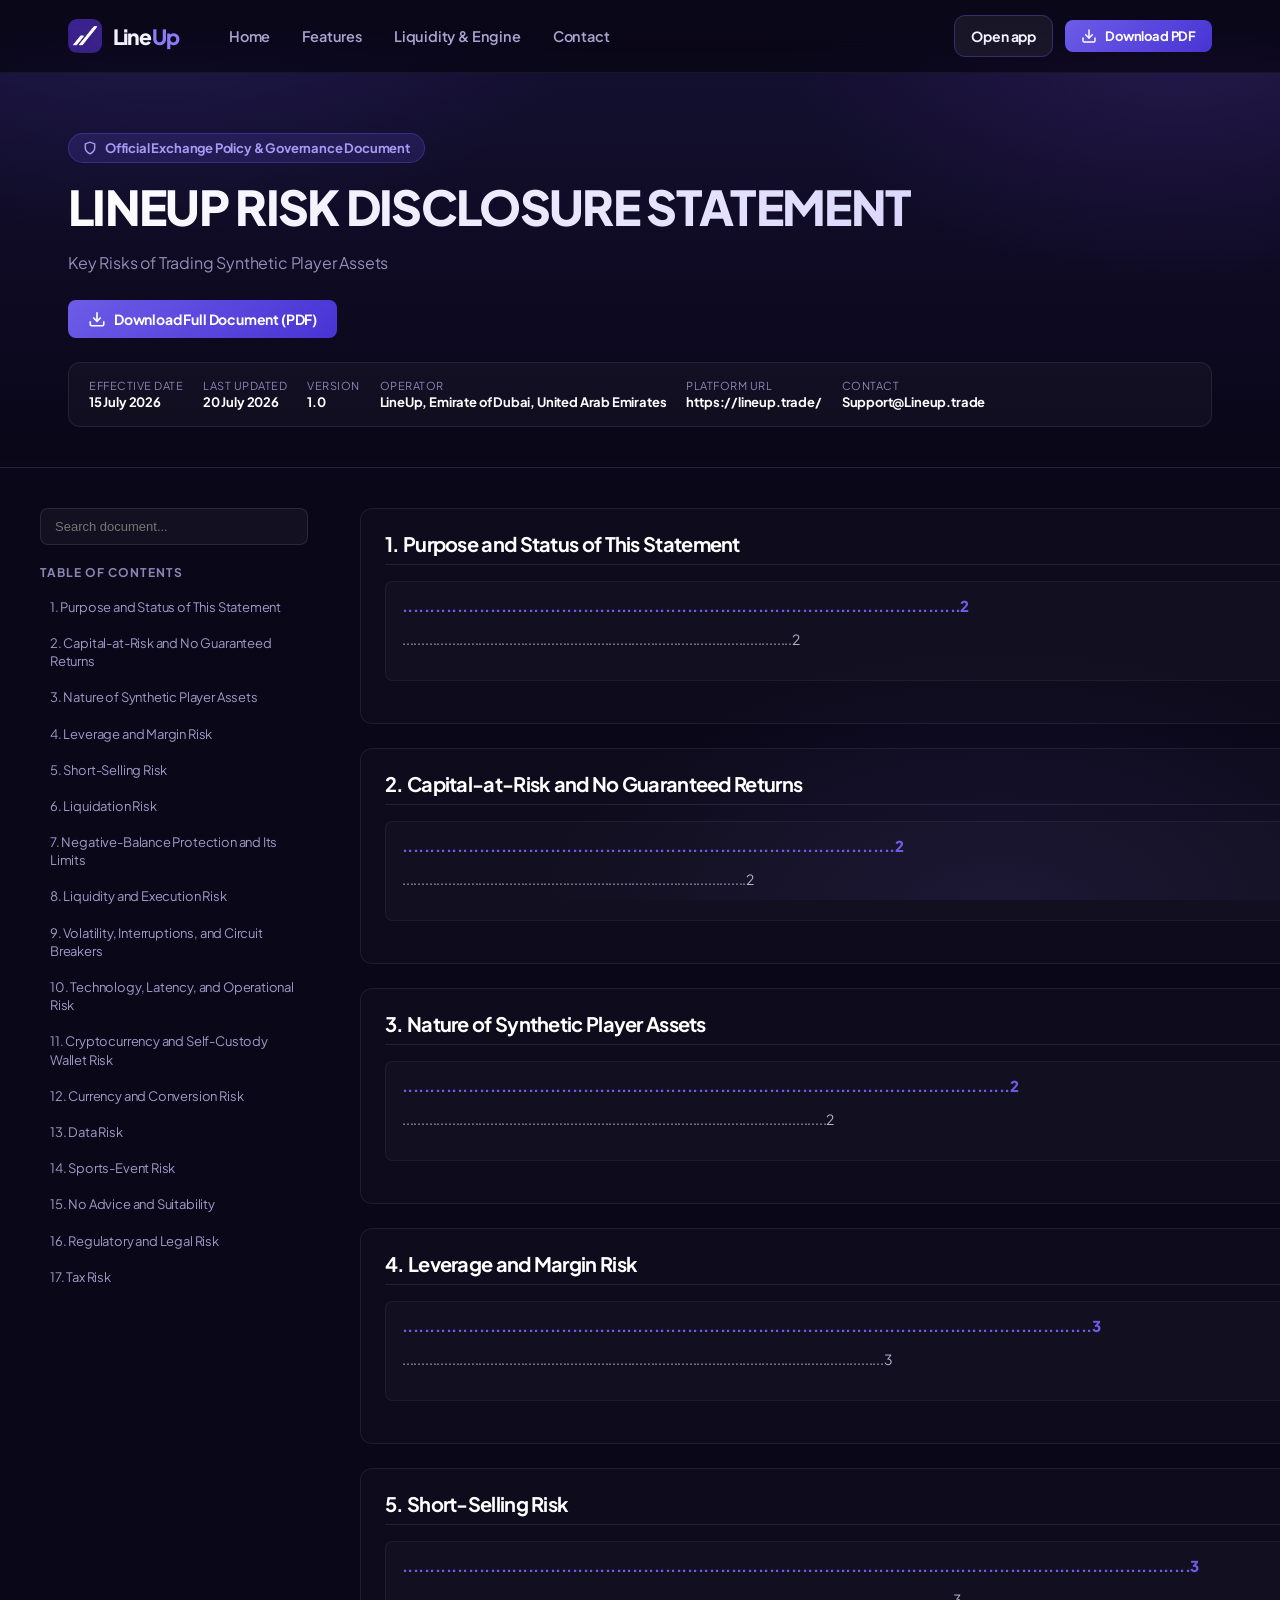
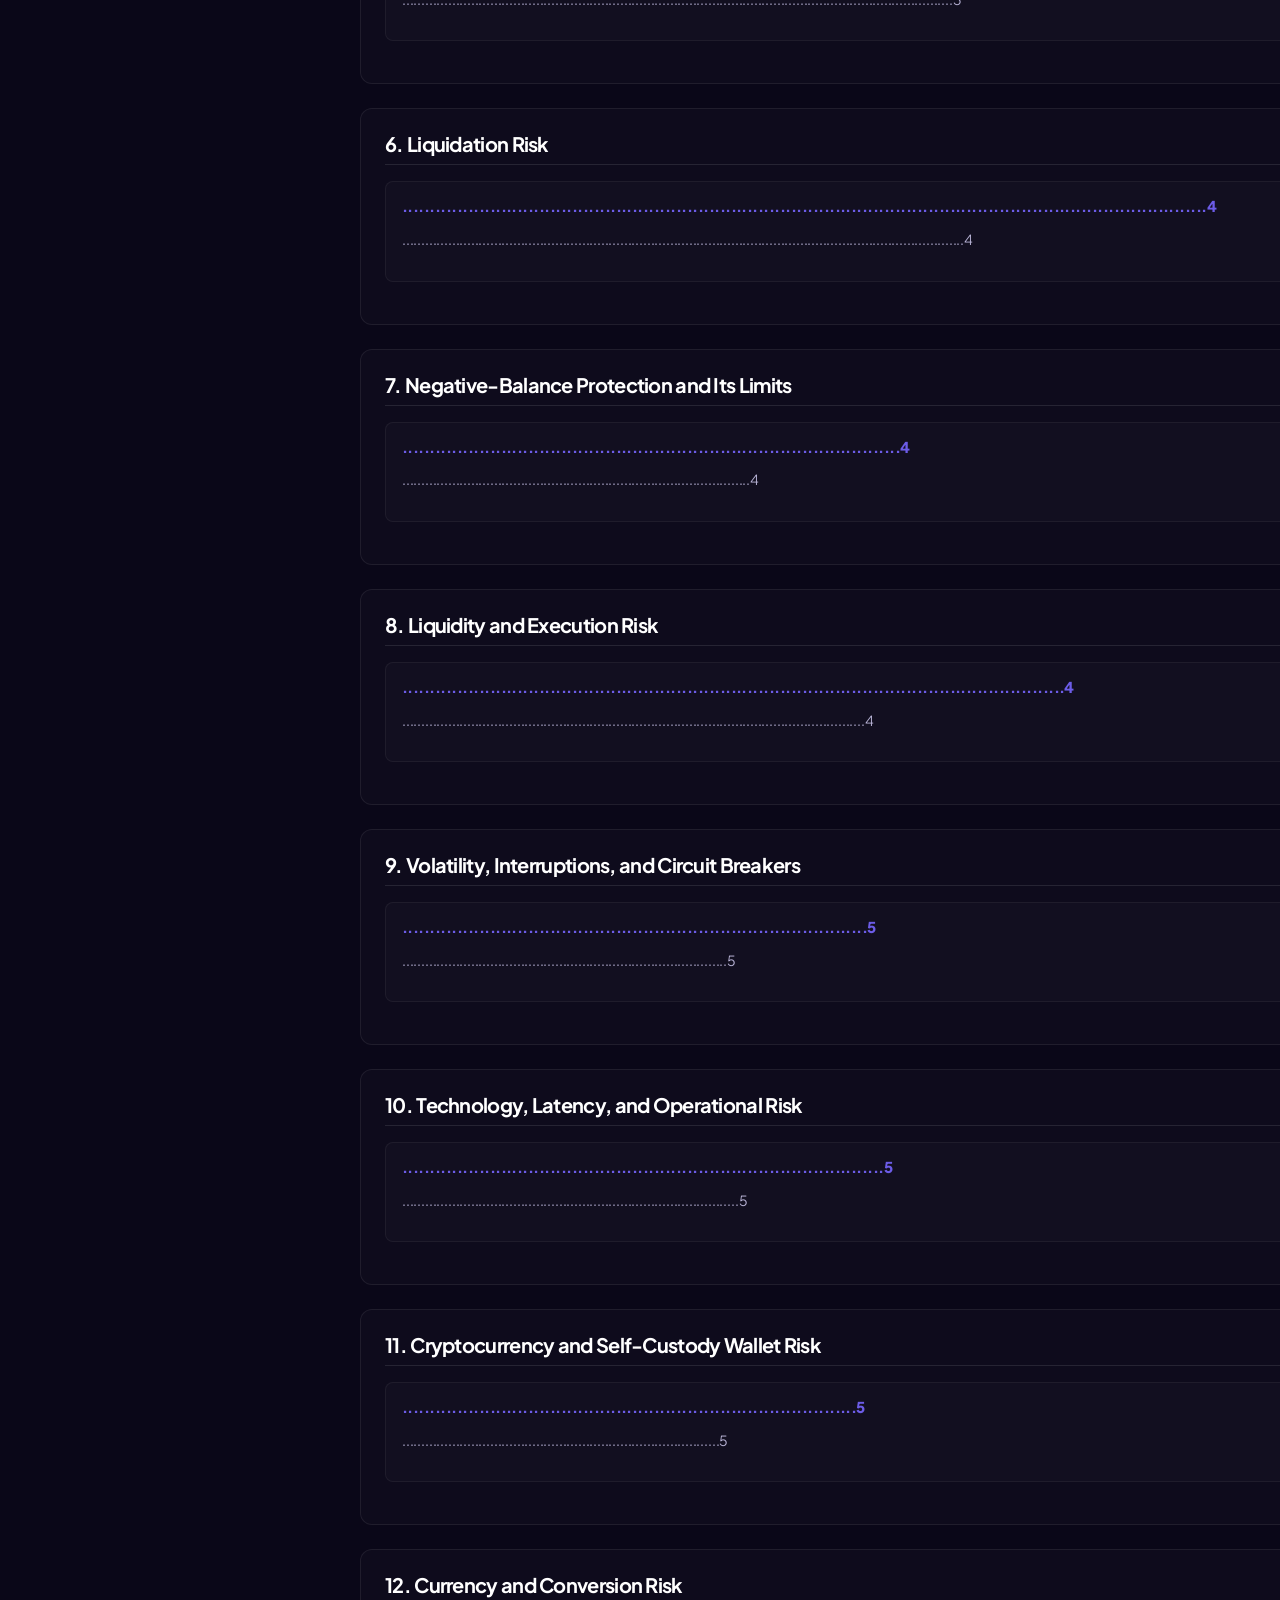
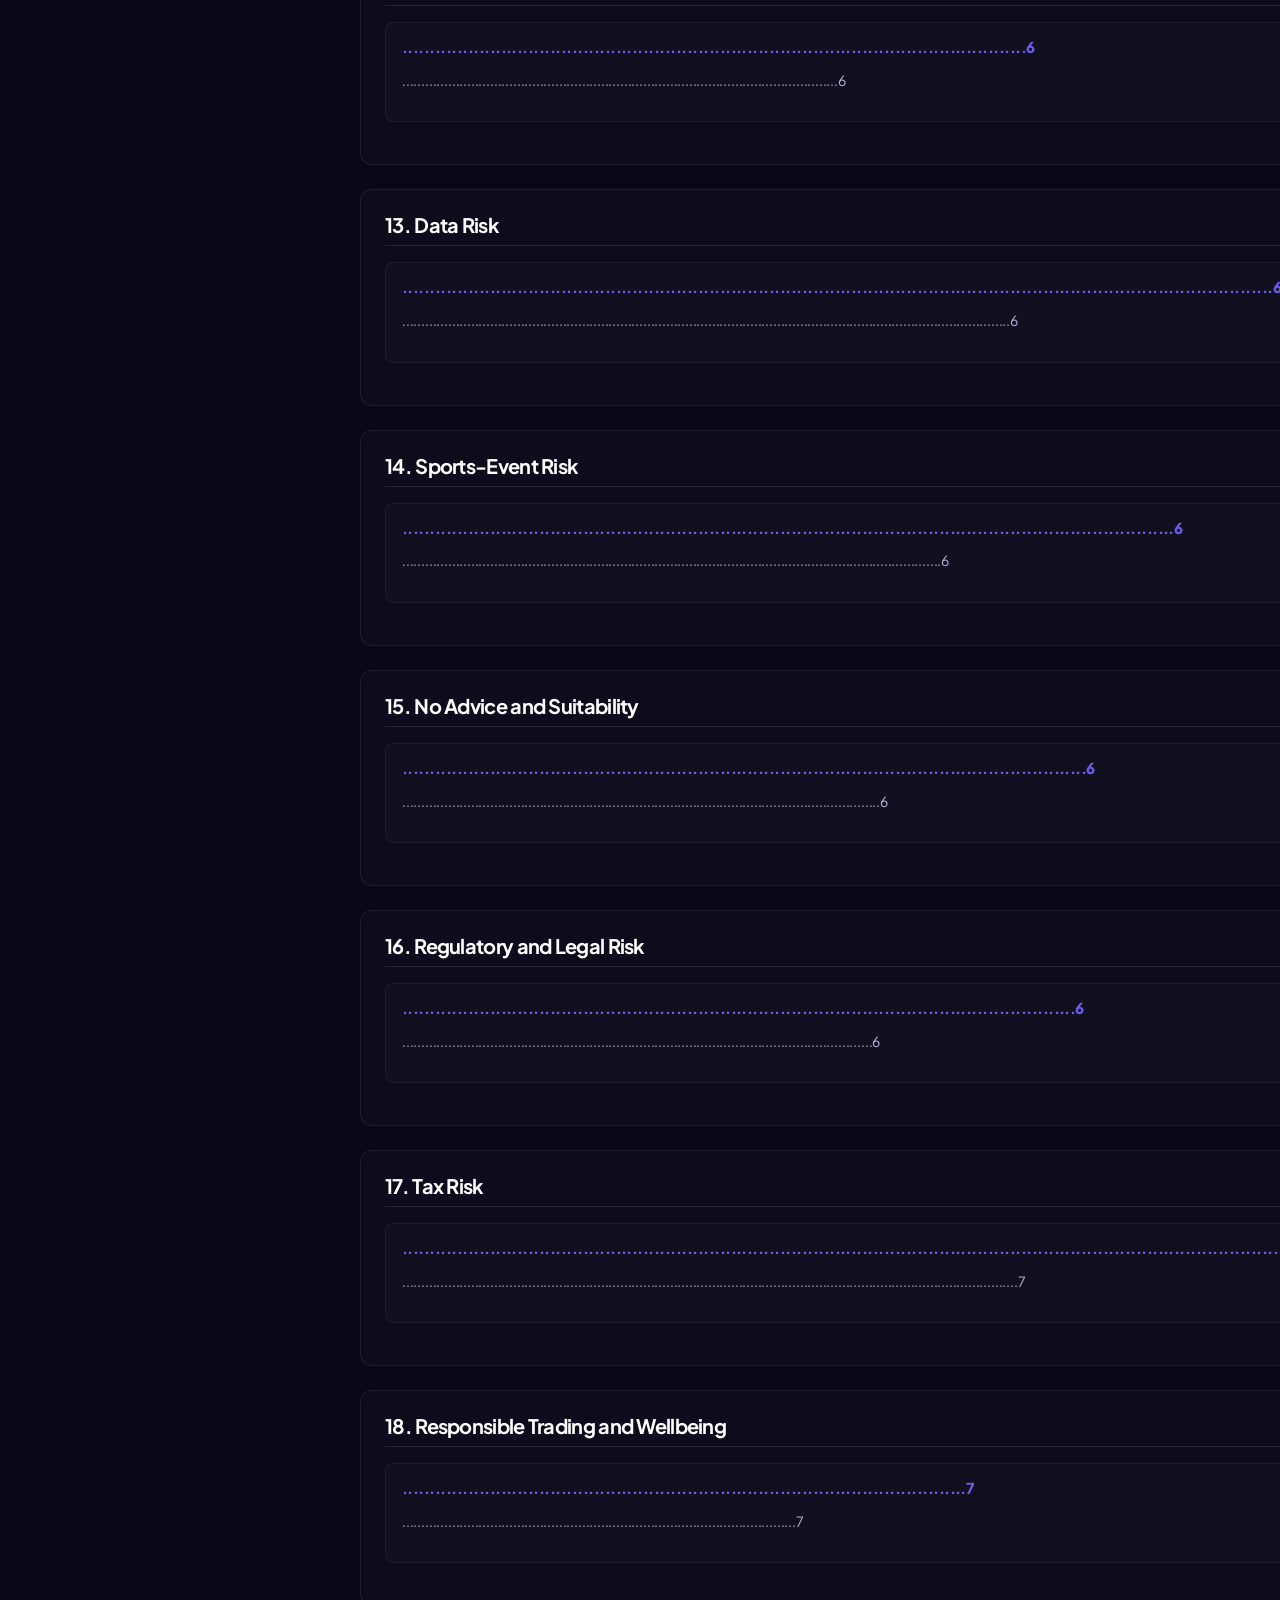
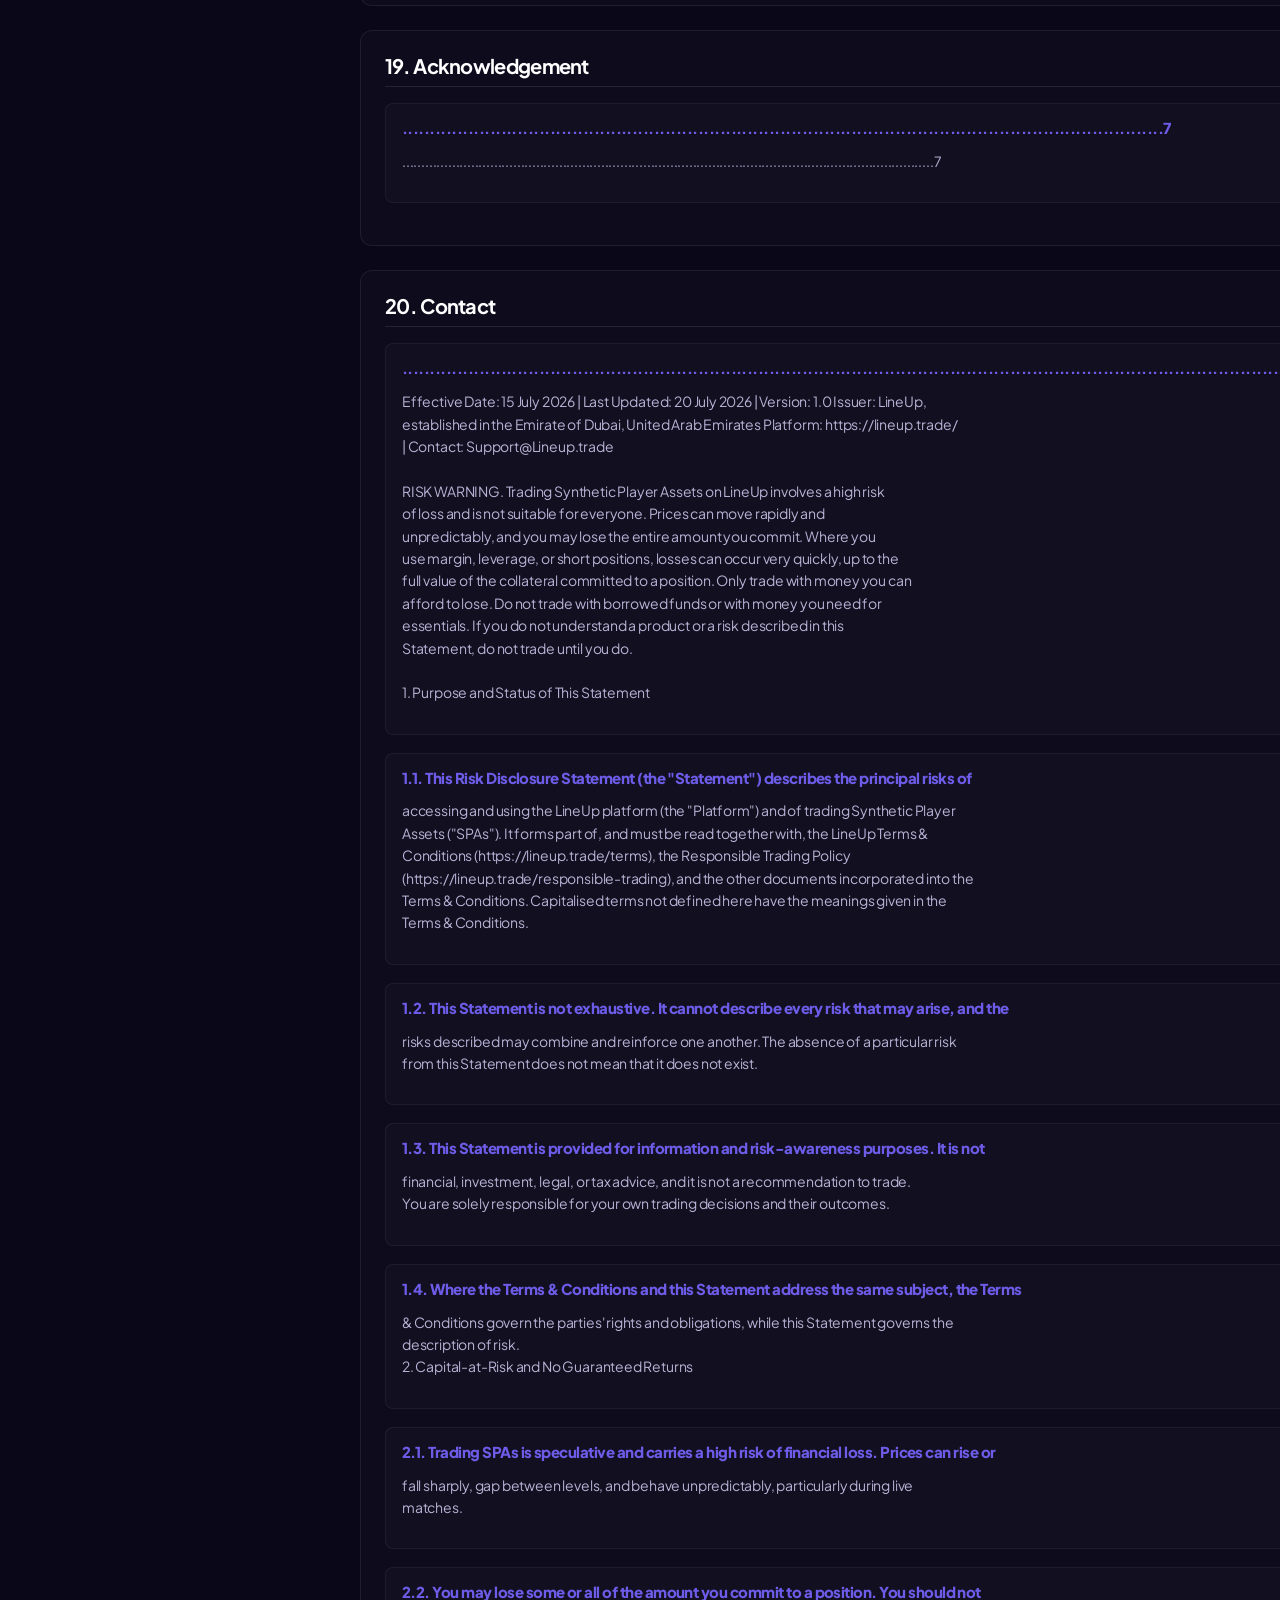
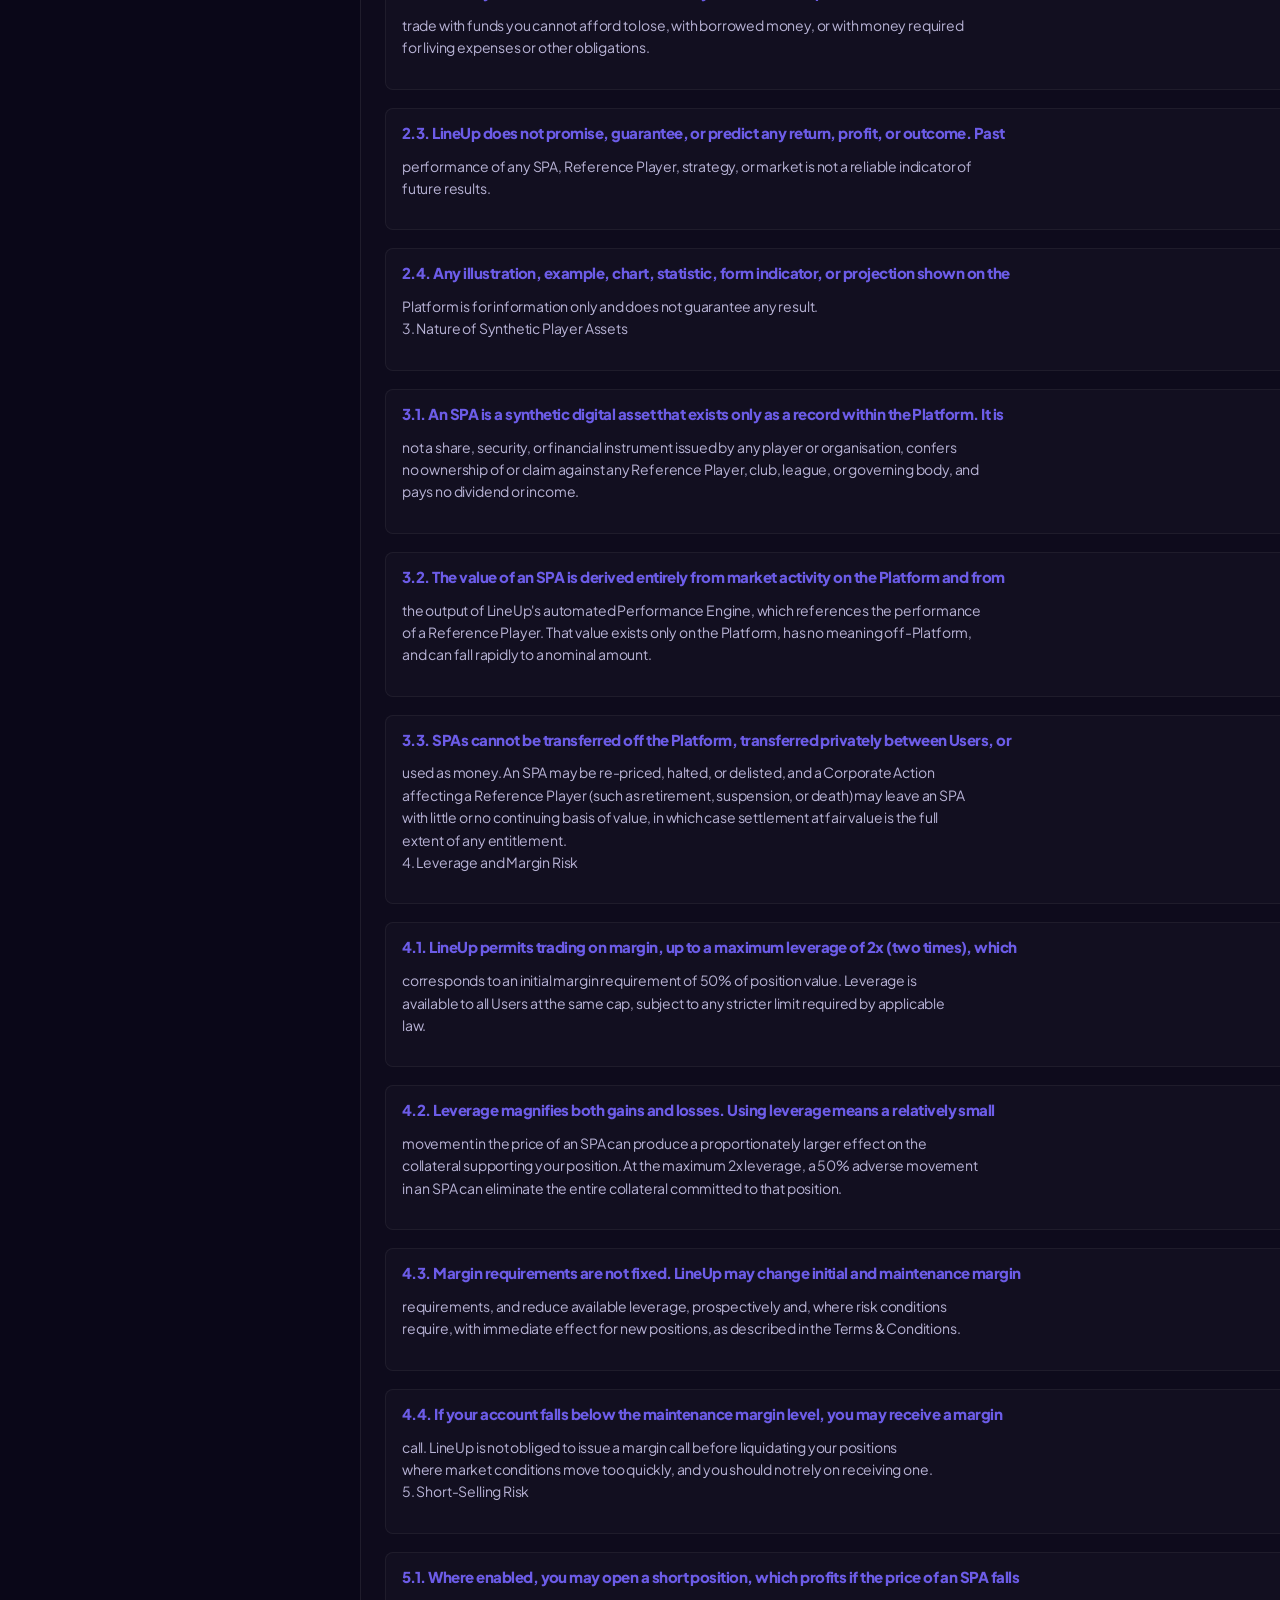
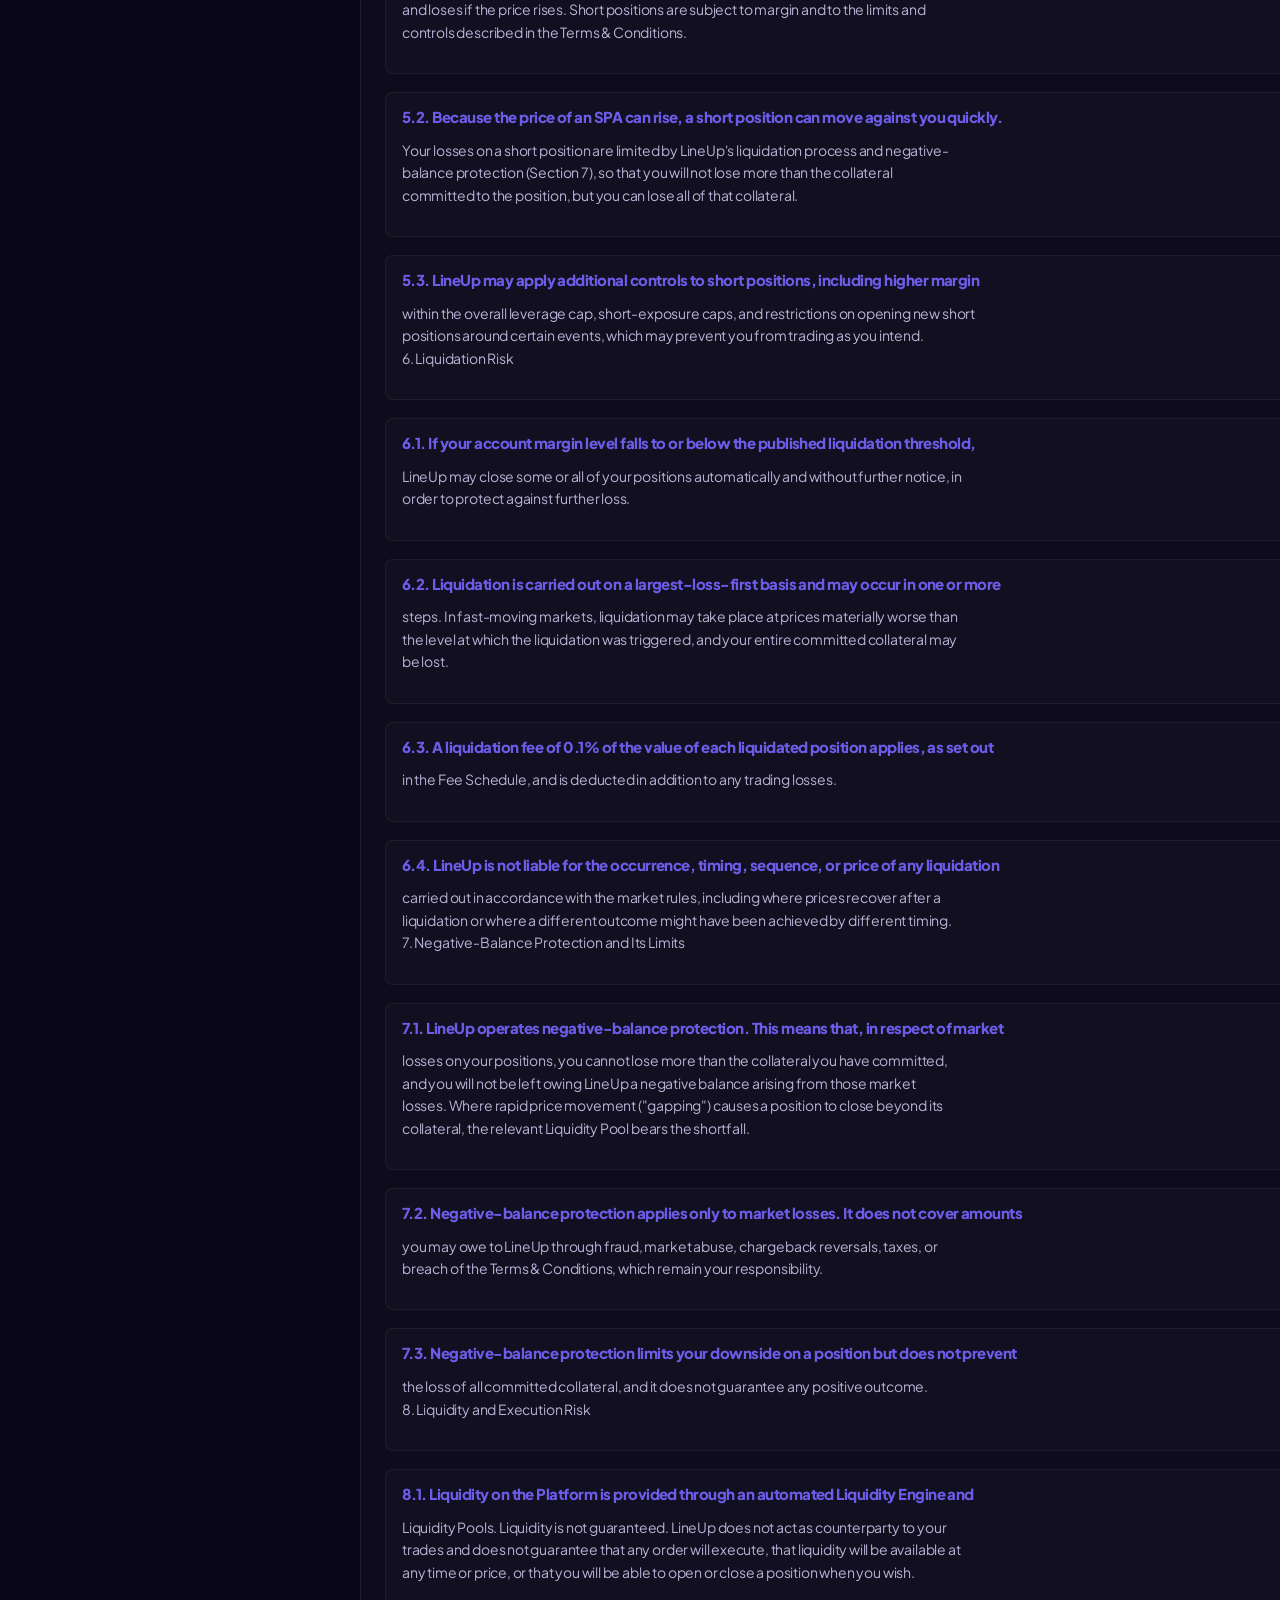
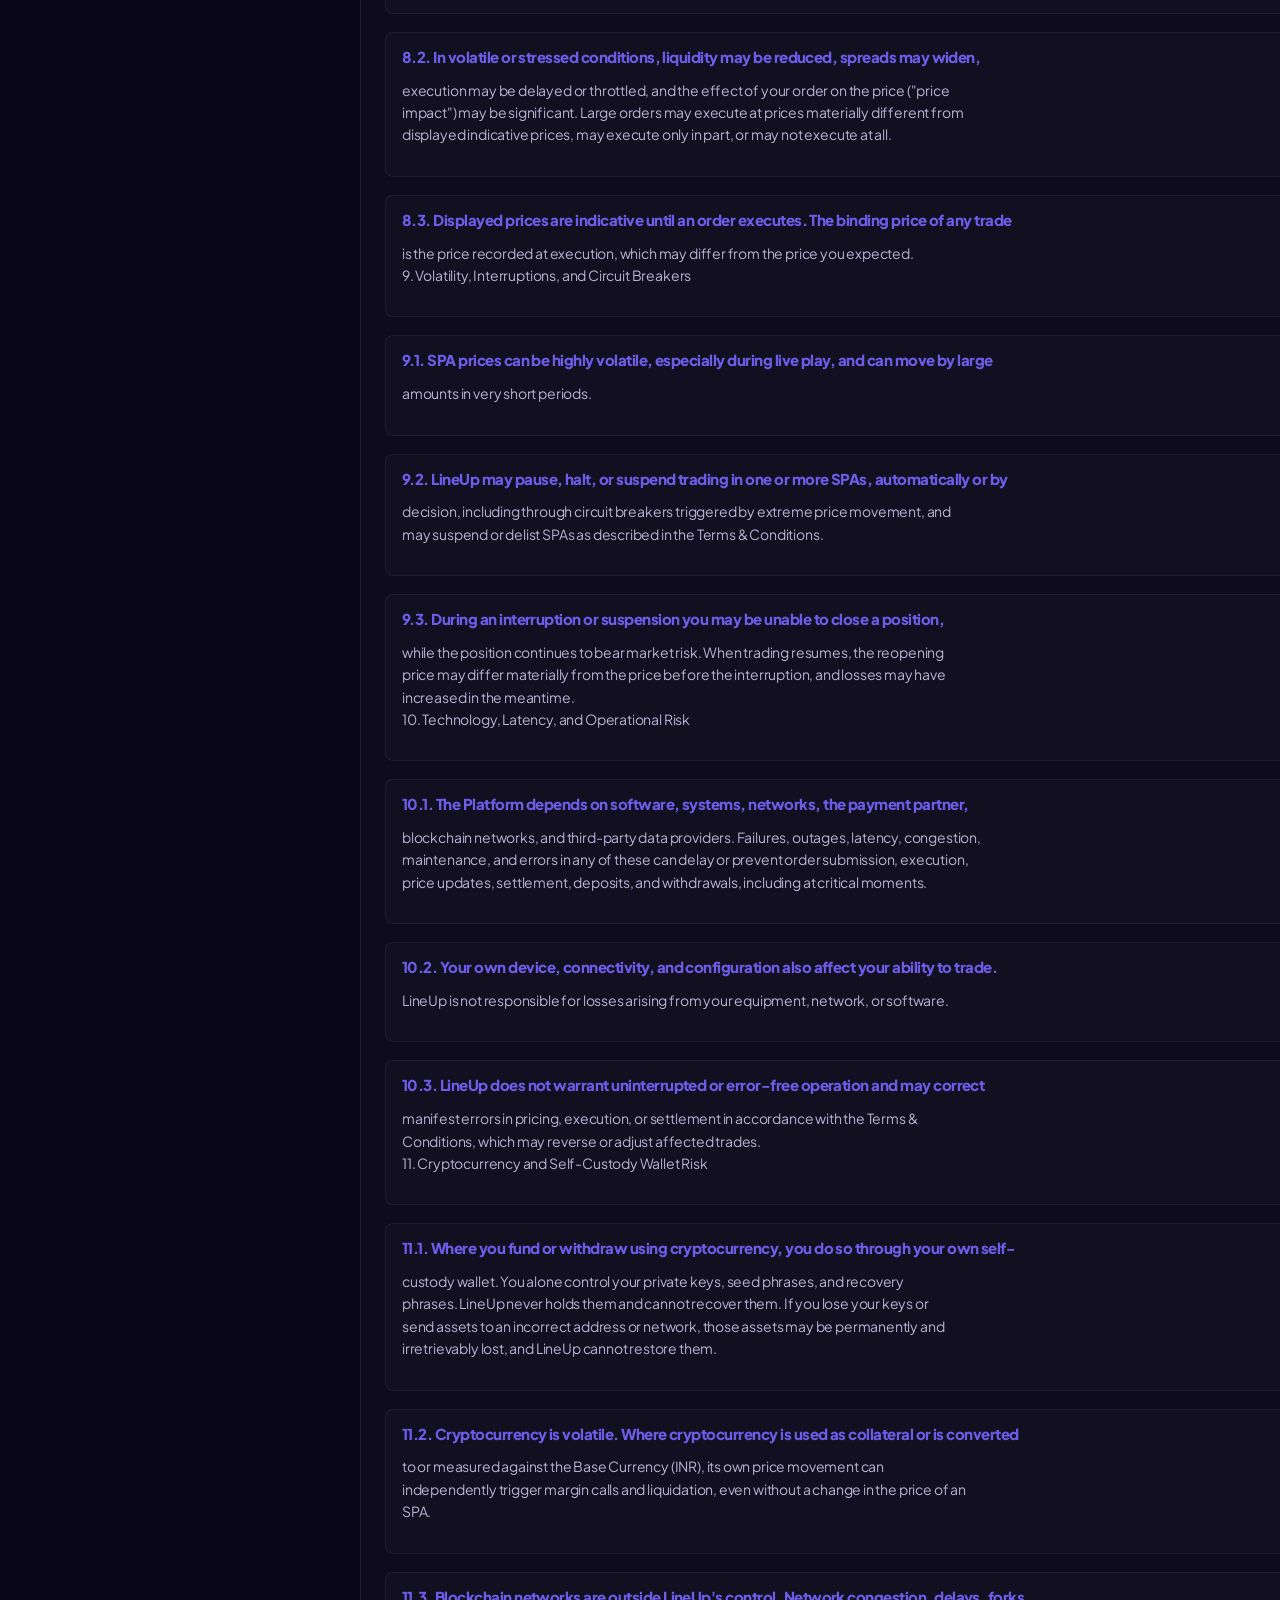
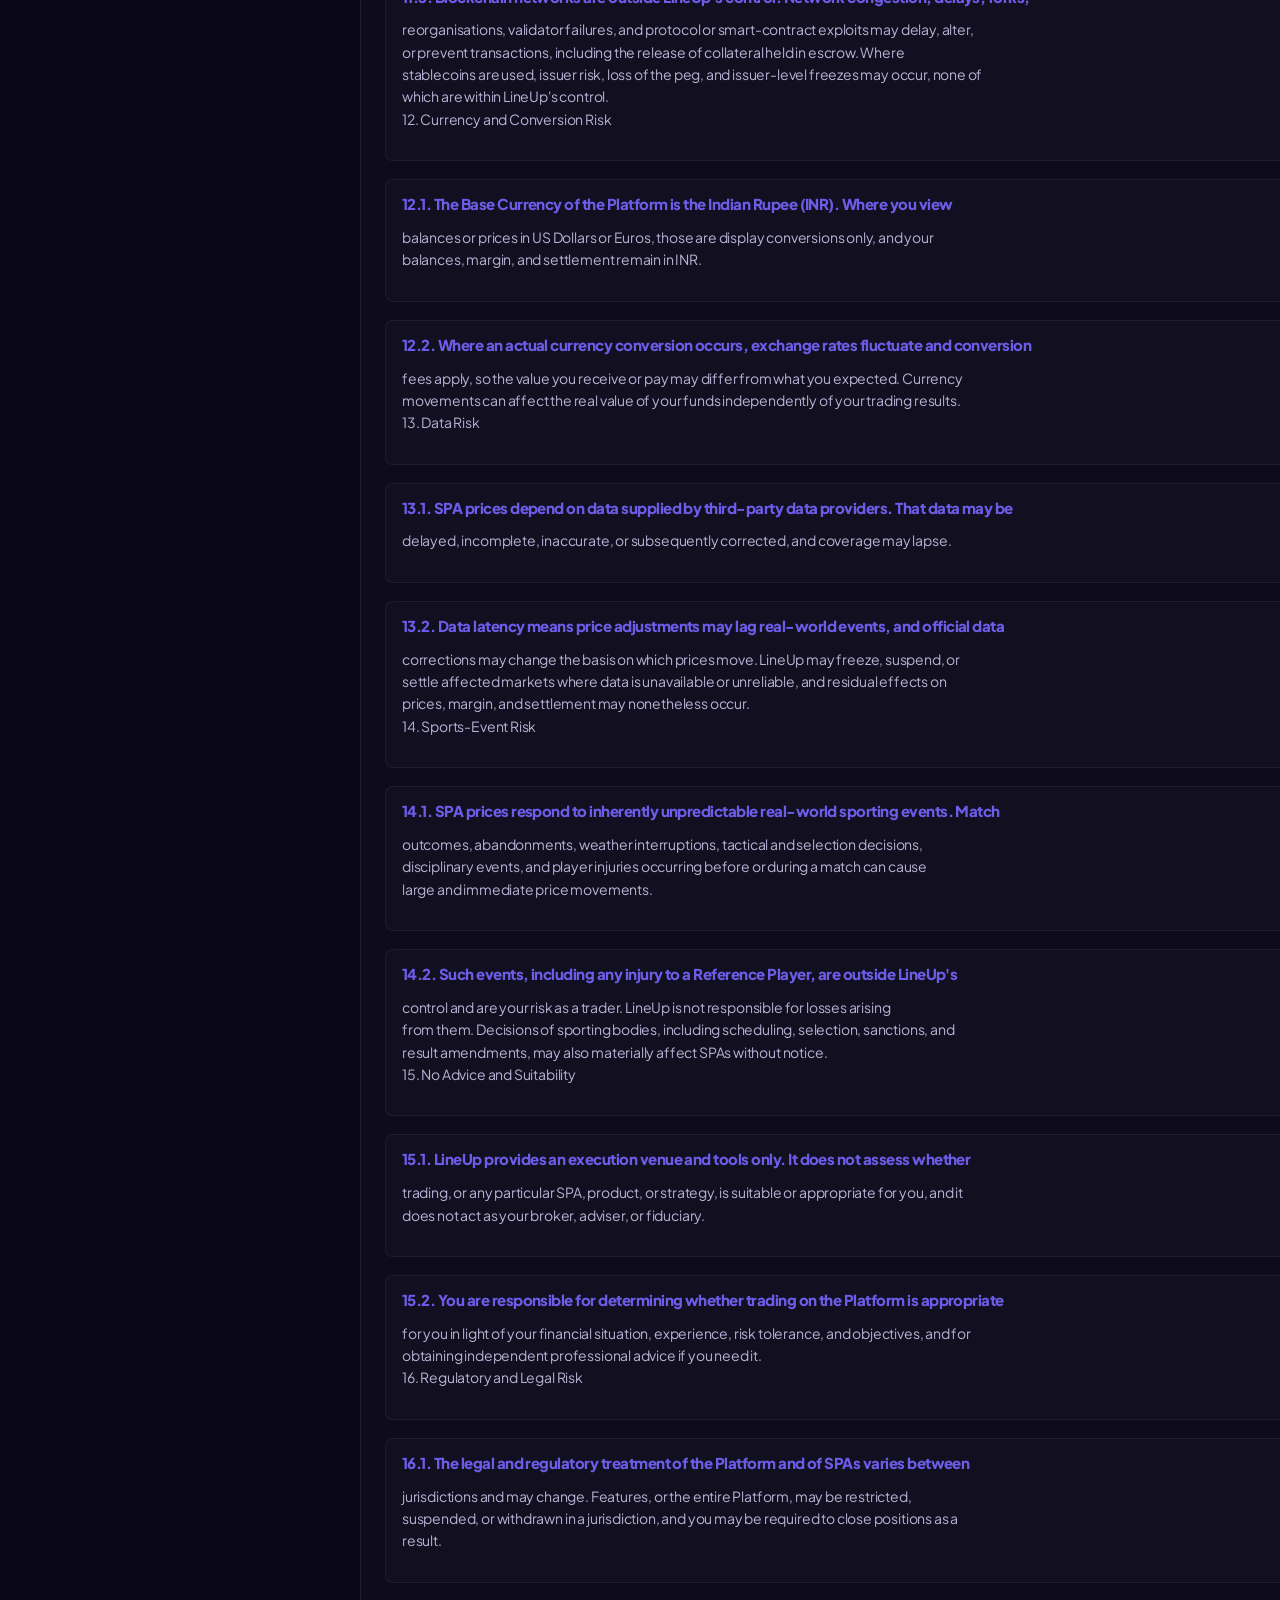
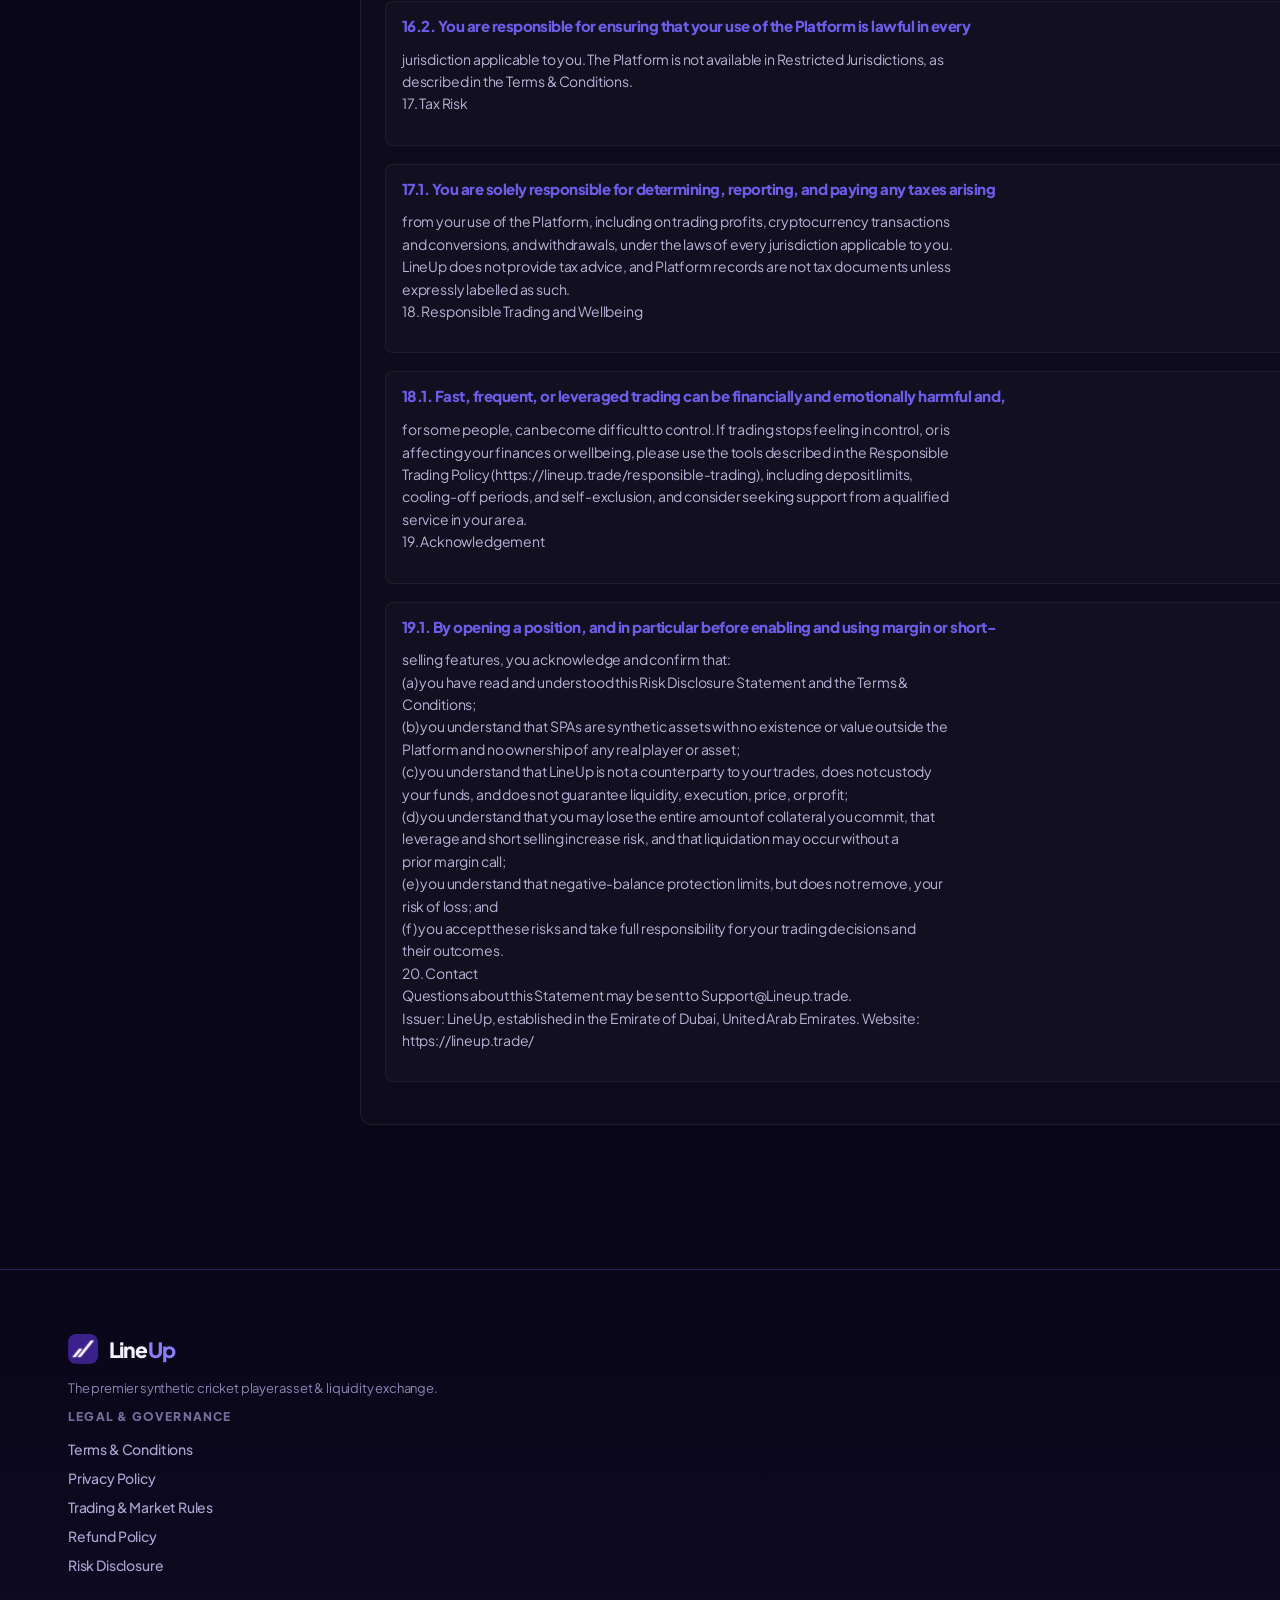
<file: risk-disclosure.html>
<!DOCTYPE html>
<html lang="en">
<head>
<meta charset="UTF-8" />
<meta name="viewport" content="width=device-width, initial-scale=1.0" />
<title>LINEUP RISK DISCLOSURE STATEMENT · LineUp</title>
<link rel="preconnect" href="https://fonts.googleapis.com" />
<link rel="preconnect" href="https://fonts.gstatic.com" crossorigin />
<link href="https://fonts.googleapis.com/css2?family=Plus+Jakarta+Sans:wght@400;500;600;700;800&family=Space+Grotesk:wght@400;500;600;700" rel="stylesheet" />
<link rel="stylesheet" href="site.css" />
<link rel="icon" type="image/png" href="favicon.png" />
<style>
  .terms-hero {
    padding: 60px 0 40px;
    background: linear-gradient(180deg, rgba(91, 75, 214, 0.12) 0%, rgba(10, 7, 24, 0) 100%);
    border-bottom: 1px solid var(--border-color, rgba(255, 255, 255, 0.08));
  }
  .terms-badge {
    display: inline-flex;
    align-items: center;
    gap: 8px;
    padding: 6px 14px;
    background: rgba(91, 75, 214, 0.2);
    border: 1px solid rgba(91, 75, 214, 0.4);
    border-radius: 20px;
    color: #a59bf4;
    font-size: 13px;
    font-weight: 700;
    margin-bottom: 16px;
  }
  .terms-title {
    font-size: clamp(28px, 4.5vw, 48px);
    font-weight: 800;
    line-height: 1.15;
    margin-bottom: 12px;
    background: linear-gradient(135deg, #ffffff 0%, #cfc9fa 100%);
    -webkit-background-clip: text;
    -webkit-text-fill-color: transparent;
  }
  .terms-subtitle {
    font-size: 16px;
    color: var(--text-muted, #938eb4);
    max-width: 680px;
    line-height: 1.6;
    margin-bottom: 24px;
  }
  .meta-grid {
    display: flex;
    flex-wrap: wrap;
    gap: 20px;
    margin-top: 20px;
    padding: 16px 20px;
    background: rgba(255, 255, 255, 0.03);
    border: 1px solid rgba(255, 255, 255, 0.08);
    border-radius: 12px;
    font-size: 13px;
  }
  .meta-item {
    display: flex;
    flex-direction: column;
    gap: 2px;
  }
  .meta-item span.label {
    color: #8b85b4;
    font-size: 11px;
    text-transform: uppercase;
    letter-spacing: 0.5px;
  }
  .meta-item span.val {
    color: #ffffff;
    font-weight: 700;
  }

  .terms-layout {
    display: grid;
    grid-template-columns: 280px 1fr;
    gap: 40px;
    padding: 40px 0 80px;
  }
  @media (max-width: 900px) {
    .terms-layout {
      grid-template-columns: 1fr;
    }
    .terms-sidebar {
      position: static !important;
      max-height: none !important;
    }
  }

  .terms-sidebar {
    position: sticky;
    top: 90px;
    max-height: calc(100vh - 120px);
    overflow-y: auto;
    padding-right: 12px;
  }
  .terms-sidebar::-webkit-scrollbar {
    width: 4px;
  }
  .terms-sidebar::-webkit-scrollbar-thumb {
    background: rgba(255, 255, 255, 0.15);
    border-radius: 4px;
  }

  .toc-title {
    font-size: 12px;
    text-transform: uppercase;
    letter-spacing: 1px;
    color: #8b85b4;
    font-weight: 700;
    margin-bottom: 12px;
  }
  .toc-list {
    display: flex;
    flex-direction: column;
    gap: 6px;
  }
  .toc-link {
    color: #a099c7;
    font-size: 13px;
    text-decoration: none;
    padding: 6px 10px;
    border-radius: 6px;
    transition: all 0.2s ease;
    display: block;
    line-height: 1.4;
  }
  .toc-link:hover, .toc-link.active {
    background: rgba(108, 92, 231, 0.15);
    color: #fff;
  }

  .search-box {
    margin-bottom: 20px;
  }
  .search-box input {
    width: 100%;
    padding: 10px 14px;
    background: rgba(255, 255, 255, 0.04);
    border: 1px solid rgba(255, 255, 255, 0.1);
    border-radius: 8px;
    color: #fff;
    font-size: 13px;
    outline: none;
  }
  .search-box input:focus {
    border-color: #6c5ce7;
  }

  .section-card {
    background: rgba(255, 255, 255, 0.02);
    border: 1px solid rgba(255, 255, 255, 0.07);
    border-radius: 12px;
    padding: 24px;
    margin-bottom: 24px;
  }

  .download-btn {
    display: inline-flex;
    align-items: center;
    gap: 8px;
    padding: 10px 20px;
    background: linear-gradient(135deg, #6c5ce7 0%, #4834d4 100%);
    color: #fff;
    font-weight: 700;
    font-size: 14px;
    border-radius: 8px;
    text-decoration: none;
    transition: transform 0.2s ease, box-shadow 0.2s ease;
  }
  .download-btn:hover {
    transform: translateY(-2px);
    box-shadow: 0 6px 22px rgba(108, 92, 231, 0.5);
  }
</style>
</head>
<body data-page="legal">
<div class="page-bg"></div>

<!-- ============ NAV ============ -->
<header class="nav">
  <div class="container nav-inner">
    <a class="brand" href="index.html" aria-label="LineUp home">
      <img src="logo.png" alt="LineUp" width="34" height="34" style="border-radius: 9px;" />
      <span class="wordmark">Line<b>Up</b></span>
    </a>
    <nav class="nav-links">
      <a href="index.html">Home</a>
      <a href="Features.html">Features</a>
      <a href="Liquidity-Engine.html">Liquidity &amp; Engine</a>
      <a href="Contact.html">Contact</a>
    </nav>
    <div class="nav-right">
      <a class="btn btn-ghost btn-sm" href="https://app.lineup.trade/sport-select">Open app</a>
      <a class="download-btn" href="LineUp_Risk_Disclosure_Statement.pdf" download="LineUp_Risk_Disclosure_Statement.pdf" style="padding: 8px 16px; font-size: 13px;">
        <svg width="16" height="16" viewBox="0 0 24 24" fill="none" stroke="currentColor" stroke-width="2.2" stroke-linecap="round" stroke-linejoin="round"><path d="M21 15v4a2 2 0 0 1-2 2H5a2 2 0 0 1-2-2v-4"/><polyline points="7 10 12 15 17 10"/><line x1="12" y1="15" x2="12" y2="3"/></svg>
        Download PDF
      </a>
    </div>
  </div>
</header>

<!-- ============ HERO ============ -->
<section class="terms-hero">
  <div class="container">
    <div class="terms-badge">
      <svg width="14" height="14" viewBox="0 0 24 24" fill="none" stroke="currentColor" stroke-width="2.5"><path d="M12 22s8-4 8-10V5l-8-3-8 3v7c0 6 8 10 8 10z"/></svg>
      Official Exchange Policy & Governance Document
    </div>
    <h1 class="terms-title">LINEUP RISK DISCLOSURE STATEMENT</h1>
    <p class="terms-subtitle">Key Risks of Trading Synthetic Player Assets</p>
    
    <div style="display: flex; gap: 16px; align-items: center; flex-wrap: wrap; margin-bottom: 24px;">
      <a class="download-btn" href="LineUp_Risk_Disclosure_Statement.pdf" download="LineUp_Risk_Disclosure_Statement.pdf">
        <svg width="18" height="18" viewBox="0 0 24 24" fill="none" stroke="currentColor" stroke-width="2.2"><path d="M21 15v4a2 2 0 0 1-2 2H5a2 2 0 0 1-2-2v-4"/><polyline points="7 10 12 15 17 10"/><line x1="12" y1="15" x2="12" y2="3"/></svg>
        Download Full Document (PDF)
      </a>
    </div>

    <div class="meta-grid">
      <div class="meta-item"><span class="label">Effective Date</span><span class="val">15 July 2026</span></div>
      <div class="meta-item"><span class="label">Last Updated</span><span class="val">20 July 2026</span></div>
      <div class="meta-item"><span class="label">Version</span><span class="val">1.0</span></div>
      <div class="meta-item"><span class="label">Operator</span><span class="val">LineUp, Emirate of Dubai, United Arab Emirates</span></div>
      <div class="meta-item"><span class="label">Platform URL</span><span class="val">https://lineup.trade/</span></div>
      <div class="meta-item"><span class="label">Contact</span><span class="val">Support@Lineup.trade</span></div>
    </div>
  </div>
</section>

<!-- ============ MAIN CONTENT LAYOUT ============ -->
<div class="container terms-layout">
  <aside class="terms-sidebar">
    <div class="search-box">
      <input type="text" id="terms-search" placeholder="Search document..." />
    </div>
    <div class="toc-title">Table of Contents</div>
    <div class="toc-list">
      <a href="#sec-1" class="toc-link">1. Purpose and Status of This Statement</a><a href="#sec-2" class="toc-link">2. Capital-at-Risk and No Guaranteed Returns</a><a href="#sec-3" class="toc-link">3. Nature of Synthetic Player Assets</a><a href="#sec-4" class="toc-link">4. Leverage and Margin Risk</a><a href="#sec-5" class="toc-link">5. Short-Selling Risk</a><a href="#sec-6" class="toc-link">6. Liquidation Risk</a><a href="#sec-7" class="toc-link">7. Negative-Balance Protection and Its Limits</a><a href="#sec-8" class="toc-link">8. Liquidity and Execution Risk</a><a href="#sec-9" class="toc-link">9. Volatility, Interruptions, and Circuit Breakers</a><a href="#sec-10" class="toc-link">10. Technology, Latency, and Operational Risk</a><a href="#sec-11" class="toc-link">11. Cryptocurrency and Self-Custody Wallet Risk</a><a href="#sec-12" class="toc-link">12. Currency and Conversion Risk</a><a href="#sec-13" class="toc-link">13. Data Risk</a><a href="#sec-14" class="toc-link">14. Sports-Event Risk</a><a href="#sec-15" class="toc-link">15. No Advice and Suitability</a><a href="#sec-16" class="toc-link">16. Regulatory and Legal Risk</a><a href="#sec-17" class="toc-link">17. Tax Risk</a><a href="#sec-18" class="toc-link">18. Responsible Trading and Wellbeing</a><a href="#sec-19" class="toc-link">19. Acknowledgement</a><a href="#sec-20" class="toc-link">20. Contact</a>
    </div>
  </aside>

  <main class="terms-body">
    
            <div class="section-card" id="sec-1">
                <h3 style="font-size: 20px; font-weight: 700; color: #fff; margin-bottom: 16px; border-bottom: 1px solid rgba(255,255,255,0.1); padding-bottom: 10px;">1. Purpose and Status of This Statement</h3>
                
                    <div style="margin-bottom: 18px; padding: 16px; background: rgba(255,255,255,0.02); border-radius: 8px; border: 1px solid rgba(255,255,255,0.05);">
                        <h4 style="color: #6c5ce7; margin-bottom: 8px; font-size: 15px;">......................................................................................................2</h4>
                        <p style="color: #b8b3d6; font-size: 14px; line-height: 1.6; white-space: pre-wrap;">......................................................................................................2</p>
                    </div>
                    
            </div>
            
            <div class="section-card" id="sec-2">
                <h3 style="font-size: 20px; font-weight: 700; color: #fff; margin-bottom: 16px; border-bottom: 1px solid rgba(255,255,255,0.1); padding-bottom: 10px;">2. Capital-at-Risk and No Guaranteed Returns</h3>
                
                    <div style="margin-bottom: 18px; padding: 16px; background: rgba(255,255,255,0.02); border-radius: 8px; border: 1px solid rgba(255,255,255,0.05);">
                        <h4 style="color: #6c5ce7; margin-bottom: 8px; font-size: 15px;">..........................................................................................2</h4>
                        <p style="color: #b8b3d6; font-size: 14px; line-height: 1.6; white-space: pre-wrap;">..........................................................................................2</p>
                    </div>
                    
            </div>
            
            <div class="section-card" id="sec-3">
                <h3 style="font-size: 20px; font-weight: 700; color: #fff; margin-bottom: 16px; border-bottom: 1px solid rgba(255,255,255,0.1); padding-bottom: 10px;">3. Nature of Synthetic Player Assets</h3>
                
                    <div style="margin-bottom: 18px; padding: 16px; background: rgba(255,255,255,0.02); border-radius: 8px; border: 1px solid rgba(255,255,255,0.05);">
                        <h4 style="color: #6c5ce7; margin-bottom: 8px; font-size: 15px;">...............................................................................................................2</h4>
                        <p style="color: #b8b3d6; font-size: 14px; line-height: 1.6; white-space: pre-wrap;">...............................................................................................................2</p>
                    </div>
                    
            </div>
            
            <div class="section-card" id="sec-4">
                <h3 style="font-size: 20px; font-weight: 700; color: #fff; margin-bottom: 16px; border-bottom: 1px solid rgba(255,255,255,0.1); padding-bottom: 10px;">4. Leverage and Margin Risk</h3>
                
                    <div style="margin-bottom: 18px; padding: 16px; background: rgba(255,255,255,0.02); border-radius: 8px; border: 1px solid rgba(255,255,255,0.05);">
                        <h4 style="color: #6c5ce7; margin-bottom: 8px; font-size: 15px;">..............................................................................................................................3</h4>
                        <p style="color: #b8b3d6; font-size: 14px; line-height: 1.6; white-space: pre-wrap;">..............................................................................................................................3</p>
                    </div>
                    
            </div>
            
            <div class="section-card" id="sec-5">
                <h3 style="font-size: 20px; font-weight: 700; color: #fff; margin-bottom: 16px; border-bottom: 1px solid rgba(255,255,255,0.1); padding-bottom: 10px;">5. Short-Selling Risk</h3>
                
                    <div style="margin-bottom: 18px; padding: 16px; background: rgba(255,255,255,0.02); border-radius: 8px; border: 1px solid rgba(255,255,255,0.05);">
                        <h4 style="color: #6c5ce7; margin-bottom: 8px; font-size: 15px;">................................................................................................................................................3</h4>
                        <p style="color: #b8b3d6; font-size: 14px; line-height: 1.6; white-space: pre-wrap;">................................................................................................................................................3</p>
                    </div>
                    
            </div>
            
            <div class="section-card" id="sec-6">
                <h3 style="font-size: 20px; font-weight: 700; color: #fff; margin-bottom: 16px; border-bottom: 1px solid rgba(255,255,255,0.1); padding-bottom: 10px;">6. Liquidation Risk</h3>
                
                    <div style="margin-bottom: 18px; padding: 16px; background: rgba(255,255,255,0.02); border-radius: 8px; border: 1px solid rgba(255,255,255,0.05);">
                        <h4 style="color: #6c5ce7; margin-bottom: 8px; font-size: 15px;">...................................................................................................................................................4</h4>
                        <p style="color: #b8b3d6; font-size: 14px; line-height: 1.6; white-space: pre-wrap;">...................................................................................................................................................4</p>
                    </div>
                    
            </div>
            
            <div class="section-card" id="sec-7">
                <h3 style="font-size: 20px; font-weight: 700; color: #fff; margin-bottom: 16px; border-bottom: 1px solid rgba(255,255,255,0.1); padding-bottom: 10px;">7. Negative-Balance Protection and Its Limits</h3>
                
                    <div style="margin-bottom: 18px; padding: 16px; background: rgba(255,255,255,0.02); border-radius: 8px; border: 1px solid rgba(255,255,255,0.05);">
                        <h4 style="color: #6c5ce7; margin-bottom: 8px; font-size: 15px;">...........................................................................................4</h4>
                        <p style="color: #b8b3d6; font-size: 14px; line-height: 1.6; white-space: pre-wrap;">...........................................................................................4</p>
                    </div>
                    
            </div>
            
            <div class="section-card" id="sec-8">
                <h3 style="font-size: 20px; font-weight: 700; color: #fff; margin-bottom: 16px; border-bottom: 1px solid rgba(255,255,255,0.1); padding-bottom: 10px;">8. Liquidity and Execution Risk</h3>
                
                    <div style="margin-bottom: 18px; padding: 16px; background: rgba(255,255,255,0.02); border-radius: 8px; border: 1px solid rgba(255,255,255,0.05);">
                        <h4 style="color: #6c5ce7; margin-bottom: 8px; font-size: 15px;">.........................................................................................................................4</h4>
                        <p style="color: #b8b3d6; font-size: 14px; line-height: 1.6; white-space: pre-wrap;">.........................................................................................................................4</p>
                    </div>
                    
            </div>
            
            <div class="section-card" id="sec-9">
                <h3 style="font-size: 20px; font-weight: 700; color: #fff; margin-bottom: 16px; border-bottom: 1px solid rgba(255,255,255,0.1); padding-bottom: 10px;">9. Volatility, Interruptions, and Circuit Breakers</h3>
                
                    <div style="margin-bottom: 18px; padding: 16px; background: rgba(255,255,255,0.02); border-radius: 8px; border: 1px solid rgba(255,255,255,0.05);">
                        <h4 style="color: #6c5ce7; margin-bottom: 8px; font-size: 15px;">.....................................................................................5</h4>
                        <p style="color: #b8b3d6; font-size: 14px; line-height: 1.6; white-space: pre-wrap;">.....................................................................................5</p>
                    </div>
                    
            </div>
            
            <div class="section-card" id="sec-10">
                <h3 style="font-size: 20px; font-weight: 700; color: #fff; margin-bottom: 16px; border-bottom: 1px solid rgba(255,255,255,0.1); padding-bottom: 10px;">10. Technology, Latency, and Operational Risk</h3>
                
                    <div style="margin-bottom: 18px; padding: 16px; background: rgba(255,255,255,0.02); border-radius: 8px; border: 1px solid rgba(255,255,255,0.05);">
                        <h4 style="color: #6c5ce7; margin-bottom: 8px; font-size: 15px;">........................................................................................5</h4>
                        <p style="color: #b8b3d6; font-size: 14px; line-height: 1.6; white-space: pre-wrap;">........................................................................................5</p>
                    </div>
                    
            </div>
            
            <div class="section-card" id="sec-11">
                <h3 style="font-size: 20px; font-weight: 700; color: #fff; margin-bottom: 16px; border-bottom: 1px solid rgba(255,255,255,0.1); padding-bottom: 10px;">11. Cryptocurrency and Self-Custody Wallet Risk</h3>
                
                    <div style="margin-bottom: 18px; padding: 16px; background: rgba(255,255,255,0.02); border-radius: 8px; border: 1px solid rgba(255,255,255,0.05);">
                        <h4 style="color: #6c5ce7; margin-bottom: 8px; font-size: 15px;">...................................................................................5</h4>
                        <p style="color: #b8b3d6; font-size: 14px; line-height: 1.6; white-space: pre-wrap;">...................................................................................5</p>
                    </div>
                    
            </div>
            
            <div class="section-card" id="sec-12">
                <h3 style="font-size: 20px; font-weight: 700; color: #fff; margin-bottom: 16px; border-bottom: 1px solid rgba(255,255,255,0.1); padding-bottom: 10px;">12. Currency and Conversion Risk</h3>
                
                    <div style="margin-bottom: 18px; padding: 16px; background: rgba(255,255,255,0.02); border-radius: 8px; border: 1px solid rgba(255,255,255,0.05);">
                        <h4 style="color: #6c5ce7; margin-bottom: 8px; font-size: 15px;">..................................................................................................................6</h4>
                        <p style="color: #b8b3d6; font-size: 14px; line-height: 1.6; white-space: pre-wrap;">..................................................................................................................6</p>
                    </div>
                    
            </div>
            
            <div class="section-card" id="sec-13">
                <h3 style="font-size: 20px; font-weight: 700; color: #fff; margin-bottom: 16px; border-bottom: 1px solid rgba(255,255,255,0.1); padding-bottom: 10px;">13. Data Risk</h3>
                
                    <div style="margin-bottom: 18px; padding: 16px; background: rgba(255,255,255,0.02); border-radius: 8px; border: 1px solid rgba(255,255,255,0.05);">
                        <h4 style="color: #6c5ce7; margin-bottom: 8px; font-size: 15px;">...............................................................................................................................................................6</h4>
                        <p style="color: #b8b3d6; font-size: 14px; line-height: 1.6; white-space: pre-wrap;">...............................................................................................................................................................6</p>
                    </div>
                    
            </div>
            
            <div class="section-card" id="sec-14">
                <h3 style="font-size: 20px; font-weight: 700; color: #fff; margin-bottom: 16px; border-bottom: 1px solid rgba(255,255,255,0.1); padding-bottom: 10px;">14. Sports-Event Risk</h3>
                
                    <div style="margin-bottom: 18px; padding: 16px; background: rgba(255,255,255,0.02); border-radius: 8px; border: 1px solid rgba(255,255,255,0.05);">
                        <h4 style="color: #6c5ce7; margin-bottom: 8px; font-size: 15px;">.............................................................................................................................................6</h4>
                        <p style="color: #b8b3d6; font-size: 14px; line-height: 1.6; white-space: pre-wrap;">.............................................................................................................................................6</p>
                    </div>
                    
            </div>
            
            <div class="section-card" id="sec-15">
                <h3 style="font-size: 20px; font-weight: 700; color: #fff; margin-bottom: 16px; border-bottom: 1px solid rgba(255,255,255,0.1); padding-bottom: 10px;">15. No Advice and Suitability</h3>
                
                    <div style="margin-bottom: 18px; padding: 16px; background: rgba(255,255,255,0.02); border-radius: 8px; border: 1px solid rgba(255,255,255,0.05);">
                        <h4 style="color: #6c5ce7; margin-bottom: 8px; font-size: 15px;">.............................................................................................................................6</h4>
                        <p style="color: #b8b3d6; font-size: 14px; line-height: 1.6; white-space: pre-wrap;">.............................................................................................................................6</p>
                    </div>
                    
            </div>
            
            <div class="section-card" id="sec-16">
                <h3 style="font-size: 20px; font-weight: 700; color: #fff; margin-bottom: 16px; border-bottom: 1px solid rgba(255,255,255,0.1); padding-bottom: 10px;">16. Regulatory and Legal Risk</h3>
                
                    <div style="margin-bottom: 18px; padding: 16px; background: rgba(255,255,255,0.02); border-radius: 8px; border: 1px solid rgba(255,255,255,0.05);">
                        <h4 style="color: #6c5ce7; margin-bottom: 8px; font-size: 15px;">...........................................................................................................................6</h4>
                        <p style="color: #b8b3d6; font-size: 14px; line-height: 1.6; white-space: pre-wrap;">...........................................................................................................................6</p>
                    </div>
                    
            </div>
            
            <div class="section-card" id="sec-17">
                <h3 style="font-size: 20px; font-weight: 700; color: #fff; margin-bottom: 16px; border-bottom: 1px solid rgba(255,255,255,0.1); padding-bottom: 10px;">17. Tax Risk</h3>
                
                    <div style="margin-bottom: 18px; padding: 16px; background: rgba(255,255,255,0.02); border-radius: 8px; border: 1px solid rgba(255,255,255,0.05);">
                        <h4 style="color: #6c5ce7; margin-bottom: 8px; font-size: 15px;">.................................................................................................................................................................7</h4>
                        <p style="color: #b8b3d6; font-size: 14px; line-height: 1.6; white-space: pre-wrap;">.................................................................................................................................................................7</p>
                    </div>
                    
            </div>
            
            <div class="section-card" id="sec-18">
                <h3 style="font-size: 20px; font-weight: 700; color: #fff; margin-bottom: 16px; border-bottom: 1px solid rgba(255,255,255,0.1); padding-bottom: 10px;">18. Responsible Trading and Wellbeing</h3>
                
                    <div style="margin-bottom: 18px; padding: 16px; background: rgba(255,255,255,0.02); border-radius: 8px; border: 1px solid rgba(255,255,255,0.05);">
                        <h4 style="color: #6c5ce7; margin-bottom: 8px; font-size: 15px;">.......................................................................................................7</h4>
                        <p style="color: #b8b3d6; font-size: 14px; line-height: 1.6; white-space: pre-wrap;">.......................................................................................................7</p>
                    </div>
                    
            </div>
            
            <div class="section-card" id="sec-19">
                <h3 style="font-size: 20px; font-weight: 700; color: #fff; margin-bottom: 16px; border-bottom: 1px solid rgba(255,255,255,0.1); padding-bottom: 10px;">19. Acknowledgement</h3>
                
                    <div style="margin-bottom: 18px; padding: 16px; background: rgba(255,255,255,0.02); border-radius: 8px; border: 1px solid rgba(255,255,255,0.05);">
                        <h4 style="color: #6c5ce7; margin-bottom: 8px; font-size: 15px;">...........................................................................................................................................7</h4>
                        <p style="color: #b8b3d6; font-size: 14px; line-height: 1.6; white-space: pre-wrap;">...........................................................................................................................................7</p>
                    </div>
                    
            </div>
            
            <div class="section-card" id="sec-20">
                <h3 style="font-size: 20px; font-weight: 700; color: #fff; margin-bottom: 16px; border-bottom: 1px solid rgba(255,255,255,0.1); padding-bottom: 10px;">20. Contact</h3>
                
                    <div style="margin-bottom: 18px; padding: 16px; background: rgba(255,255,255,0.02); border-radius: 8px; border: 1px solid rgba(255,255,255,0.05);">
                        <h4 style="color: #6c5ce7; margin-bottom: 8px; font-size: 15px;">...................................................................................................................................................................7</h4>
                        <p style="color: #b8b3d6; font-size: 14px; line-height: 1.6; white-space: pre-wrap;">Effective Date: 15 July 2026 | Last Updated: 20 July 2026 | Version: 1.0 Issuer: LineUp, 
established in the Emirate of Dubai, United Arab Emirates Platform: https://lineup.trade/ 
| Contact: Support@Lineup.trade 
 
RISK WARNING. Trading Synthetic Player Assets on LineUp involves a high risk 
of loss and is not suitable for everyone. Prices can move rapidly and 
unpredictably, and you may lose the entire amount you commit. Where you 
use margin, leverage, or short positions, losses can occur very quickly, up to the 
full value of the collateral committed to a position. Only trade with money you can 
afford to lose. Do not trade with borrowed funds or with money you need for 
essentials. If you do not understand a product or a risk described in this 
Statement, do not trade until you do. 
 
1. Purpose and Status of This Statement</p>
                    </div>
                    
                    <div style="margin-bottom: 18px; padding: 16px; background: rgba(255,255,255,0.02); border-radius: 8px; border: 1px solid rgba(255,255,255,0.05);">
                        <h4 style="color: #6c5ce7; margin-bottom: 8px; font-size: 15px;">1.1. This Risk Disclosure Statement (the "Statement") describes the principal risks of</h4>
                        <p style="color: #b8b3d6; font-size: 14px; line-height: 1.6; white-space: pre-wrap;">accessing and using the LineUp platform (the "Platform") and of trading Synthetic Player 
Assets ("SPAs"). It forms part of, and must be read together with, the LineUp Terms & 
Conditions (https://lineup.trade/terms), the Responsible Trading Policy 
(https://lineup.trade/responsible-trading), and the other documents incorporated into the 
Terms & Conditions. Capitalised terms not defined here have the meanings given in the 
Terms & Conditions.</p>
                    </div>
                    
                    <div style="margin-bottom: 18px; padding: 16px; background: rgba(255,255,255,0.02); border-radius: 8px; border: 1px solid rgba(255,255,255,0.05);">
                        <h4 style="color: #6c5ce7; margin-bottom: 8px; font-size: 15px;">1.2. This Statement is not exhaustive. It cannot describe every risk that may arise, and the</h4>
                        <p style="color: #b8b3d6; font-size: 14px; line-height: 1.6; white-space: pre-wrap;">risks described may combine and reinforce one another. The absence of a particular risk 
from this Statement does not mean that it does not exist.</p>
                    </div>
                    
                    <div style="margin-bottom: 18px; padding: 16px; background: rgba(255,255,255,0.02); border-radius: 8px; border: 1px solid rgba(255,255,255,0.05);">
                        <h4 style="color: #6c5ce7; margin-bottom: 8px; font-size: 15px;">1.3. This Statement is provided for information and risk-awareness purposes. It is not</h4>
                        <p style="color: #b8b3d6; font-size: 14px; line-height: 1.6; white-space: pre-wrap;">financial, investment, legal, or tax advice, and it is not a recommendation to trade. 
You are solely responsible for your own trading decisions and their outcomes.</p>
                    </div>
                    
                    <div style="margin-bottom: 18px; padding: 16px; background: rgba(255,255,255,0.02); border-radius: 8px; border: 1px solid rgba(255,255,255,0.05);">
                        <h4 style="color: #6c5ce7; margin-bottom: 8px; font-size: 15px;">1.4. Where the Terms & Conditions and this Statement address the same subject, the Terms</h4>
                        <p style="color: #b8b3d6; font-size: 14px; line-height: 1.6; white-space: pre-wrap;">& Conditions govern the parties' rights and obligations, while this Statement governs the 
description of risk. 
2. Capital-at-Risk and No Guaranteed Returns</p>
                    </div>
                    
                    <div style="margin-bottom: 18px; padding: 16px; background: rgba(255,255,255,0.02); border-radius: 8px; border: 1px solid rgba(255,255,255,0.05);">
                        <h4 style="color: #6c5ce7; margin-bottom: 8px; font-size: 15px;">2.1. Trading SPAs is speculative and carries a high risk of financial loss. Prices can rise or</h4>
                        <p style="color: #b8b3d6; font-size: 14px; line-height: 1.6; white-space: pre-wrap;">fall sharply, gap between levels, and behave unpredictably, particularly during live 
matches.</p>
                    </div>
                    
                    <div style="margin-bottom: 18px; padding: 16px; background: rgba(255,255,255,0.02); border-radius: 8px; border: 1px solid rgba(255,255,255,0.05);">
                        <h4 style="color: #6c5ce7; margin-bottom: 8px; font-size: 15px;">2.2. You may lose some or all of the amount you commit to a position. You should not</h4>
                        <p style="color: #b8b3d6; font-size: 14px; line-height: 1.6; white-space: pre-wrap;">trade with funds you cannot afford to lose, with borrowed money, or with money required 
for living expenses or other obligations.</p>
                    </div>
                    
                    <div style="margin-bottom: 18px; padding: 16px; background: rgba(255,255,255,0.02); border-radius: 8px; border: 1px solid rgba(255,255,255,0.05);">
                        <h4 style="color: #6c5ce7; margin-bottom: 8px; font-size: 15px;">2.3. LineUp does not promise, guarantee, or predict any return, profit, or outcome. Past</h4>
                        <p style="color: #b8b3d6; font-size: 14px; line-height: 1.6; white-space: pre-wrap;">performance of any SPA, Reference Player, strategy, or market is not a reliable indicator of 
future results.</p>
                    </div>
                    
                    <div style="margin-bottom: 18px; padding: 16px; background: rgba(255,255,255,0.02); border-radius: 8px; border: 1px solid rgba(255,255,255,0.05);">
                        <h4 style="color: #6c5ce7; margin-bottom: 8px; font-size: 15px;">2.4. Any illustration, example, chart, statistic, form indicator, or projection shown on the</h4>
                        <p style="color: #b8b3d6; font-size: 14px; line-height: 1.6; white-space: pre-wrap;">Platform is for information only and does not guarantee any result. 
3. Nature of Synthetic Player Assets</p>
                    </div>
                    
                    <div style="margin-bottom: 18px; padding: 16px; background: rgba(255,255,255,0.02); border-radius: 8px; border: 1px solid rgba(255,255,255,0.05);">
                        <h4 style="color: #6c5ce7; margin-bottom: 8px; font-size: 15px;">3.1. An SPA is a synthetic digital asset that exists only as a record within the Platform. It is</h4>
                        <p style="color: #b8b3d6; font-size: 14px; line-height: 1.6; white-space: pre-wrap;">not a share, security, or financial instrument issued by any player or organisation, confers 
no ownership of or claim against any Reference Player, club, league, or governing body, and 
pays no dividend or income.</p>
                    </div>
                    
                    <div style="margin-bottom: 18px; padding: 16px; background: rgba(255,255,255,0.02); border-radius: 8px; border: 1px solid rgba(255,255,255,0.05);">
                        <h4 style="color: #6c5ce7; margin-bottom: 8px; font-size: 15px;">3.2. The value of an SPA is derived entirely from market activity on the Platform and from</h4>
                        <p style="color: #b8b3d6; font-size: 14px; line-height: 1.6; white-space: pre-wrap;">the output of LineUp's automated Performance Engine, which references the performance 
of a Reference Player. That value exists only on the Platform, has no meaning off-Platform, 
and can fall rapidly to a nominal amount.</p>
                    </div>
                    
                    <div style="margin-bottom: 18px; padding: 16px; background: rgba(255,255,255,0.02); border-radius: 8px; border: 1px solid rgba(255,255,255,0.05);">
                        <h4 style="color: #6c5ce7; margin-bottom: 8px; font-size: 15px;">3.3. SPAs cannot be transferred off the Platform, transferred privately between Users, or</h4>
                        <p style="color: #b8b3d6; font-size: 14px; line-height: 1.6; white-space: pre-wrap;">used as money. An SPA may be re-priced, halted, or delisted, and a Corporate Action 
affecting a Reference Player (such as retirement, suspension, or death) may leave an SPA 
with little or no continuing basis of value, in which case settlement at fair value is the full 
extent of any entitlement. 
4. Leverage and Margin Risk</p>
                    </div>
                    
                    <div style="margin-bottom: 18px; padding: 16px; background: rgba(255,255,255,0.02); border-radius: 8px; border: 1px solid rgba(255,255,255,0.05);">
                        <h4 style="color: #6c5ce7; margin-bottom: 8px; font-size: 15px;">4.1. LineUp permits trading on margin, up to a maximum leverage of 2x (two times), which</h4>
                        <p style="color: #b8b3d6; font-size: 14px; line-height: 1.6; white-space: pre-wrap;">corresponds to an initial margin requirement of 50% of position value. Leverage is 
available to all Users at the same cap, subject to any stricter limit required by applicable 
law.</p>
                    </div>
                    
                    <div style="margin-bottom: 18px; padding: 16px; background: rgba(255,255,255,0.02); border-radius: 8px; border: 1px solid rgba(255,255,255,0.05);">
                        <h4 style="color: #6c5ce7; margin-bottom: 8px; font-size: 15px;">4.2. Leverage magnifies both gains and losses. Using leverage means a relatively small</h4>
                        <p style="color: #b8b3d6; font-size: 14px; line-height: 1.6; white-space: pre-wrap;">movement in the price of an SPA can produce a proportionately larger effect on the 
collateral supporting your position. At the maximum 2x leverage, a 50% adverse movement 
in an SPA can eliminate the entire collateral committed to that position.</p>
                    </div>
                    
                    <div style="margin-bottom: 18px; padding: 16px; background: rgba(255,255,255,0.02); border-radius: 8px; border: 1px solid rgba(255,255,255,0.05);">
                        <h4 style="color: #6c5ce7; margin-bottom: 8px; font-size: 15px;">4.3. Margin requirements are not fixed. LineUp may change initial and maintenance margin</h4>
                        <p style="color: #b8b3d6; font-size: 14px; line-height: 1.6; white-space: pre-wrap;">requirements, and reduce available leverage, prospectively and, where risk conditions 
require, with immediate effect for new positions, as described in the Terms & Conditions.</p>
                    </div>
                    
                    <div style="margin-bottom: 18px; padding: 16px; background: rgba(255,255,255,0.02); border-radius: 8px; border: 1px solid rgba(255,255,255,0.05);">
                        <h4 style="color: #6c5ce7; margin-bottom: 8px; font-size: 15px;">4.4. If your account falls below the maintenance margin level, you may receive a margin</h4>
                        <p style="color: #b8b3d6; font-size: 14px; line-height: 1.6; white-space: pre-wrap;">call. LineUp is not obliged to issue a margin call before liquidating your positions 
where market conditions move too quickly, and you should not rely on receiving one. 
5. Short-Selling Risk</p>
                    </div>
                    
                    <div style="margin-bottom: 18px; padding: 16px; background: rgba(255,255,255,0.02); border-radius: 8px; border: 1px solid rgba(255,255,255,0.05);">
                        <h4 style="color: #6c5ce7; margin-bottom: 8px; font-size: 15px;">5.1. Where enabled, you may open a short position, which profits if the price of an SPA falls</h4>
                        <p style="color: #b8b3d6; font-size: 14px; line-height: 1.6; white-space: pre-wrap;">and loses if the price rises. Short positions are subject to margin and to the limits and 
controls described in the Terms & Conditions.</p>
                    </div>
                    
                    <div style="margin-bottom: 18px; padding: 16px; background: rgba(255,255,255,0.02); border-radius: 8px; border: 1px solid rgba(255,255,255,0.05);">
                        <h4 style="color: #6c5ce7; margin-bottom: 8px; font-size: 15px;">5.2. Because the price of an SPA can rise, a short position can move against you quickly.</h4>
                        <p style="color: #b8b3d6; font-size: 14px; line-height: 1.6; white-space: pre-wrap;">Your losses on a short position are limited by LineUp's liquidation process and negative-
balance protection (Section 7), so that you will not lose more than the collateral 
committed to the position, but you can lose all of that collateral.</p>
                    </div>
                    
                    <div style="margin-bottom: 18px; padding: 16px; background: rgba(255,255,255,0.02); border-radius: 8px; border: 1px solid rgba(255,255,255,0.05);">
                        <h4 style="color: #6c5ce7; margin-bottom: 8px; font-size: 15px;">5.3. LineUp may apply additional controls to short positions, including higher margin</h4>
                        <p style="color: #b8b3d6; font-size: 14px; line-height: 1.6; white-space: pre-wrap;">within the overall leverage cap, short-exposure caps, and restrictions on opening new short 
positions around certain events, which may prevent you from trading as you intend. 
6. Liquidation Risk</p>
                    </div>
                    
                    <div style="margin-bottom: 18px; padding: 16px; background: rgba(255,255,255,0.02); border-radius: 8px; border: 1px solid rgba(255,255,255,0.05);">
                        <h4 style="color: #6c5ce7; margin-bottom: 8px; font-size: 15px;">6.1. If your account margin level falls to or below the published liquidation threshold,</h4>
                        <p style="color: #b8b3d6; font-size: 14px; line-height: 1.6; white-space: pre-wrap;">LineUp may close some or all of your positions automatically and without further notice, in 
order to protect against further loss.</p>
                    </div>
                    
                    <div style="margin-bottom: 18px; padding: 16px; background: rgba(255,255,255,0.02); border-radius: 8px; border: 1px solid rgba(255,255,255,0.05);">
                        <h4 style="color: #6c5ce7; margin-bottom: 8px; font-size: 15px;">6.2. Liquidation is carried out on a largest-loss-first basis and may occur in one or more</h4>
                        <p style="color: #b8b3d6; font-size: 14px; line-height: 1.6; white-space: pre-wrap;">steps. In fast-moving markets, liquidation may take place at prices materially worse than 
the level at which the liquidation was triggered, and your entire committed collateral may 
be lost.</p>
                    </div>
                    
                    <div style="margin-bottom: 18px; padding: 16px; background: rgba(255,255,255,0.02); border-radius: 8px; border: 1px solid rgba(255,255,255,0.05);">
                        <h4 style="color: #6c5ce7; margin-bottom: 8px; font-size: 15px;">6.3. A liquidation fee of 0.1% of the value of each liquidated position applies, as set out</h4>
                        <p style="color: #b8b3d6; font-size: 14px; line-height: 1.6; white-space: pre-wrap;">in the Fee Schedule, and is deducted in addition to any trading losses.</p>
                    </div>
                    
                    <div style="margin-bottom: 18px; padding: 16px; background: rgba(255,255,255,0.02); border-radius: 8px; border: 1px solid rgba(255,255,255,0.05);">
                        <h4 style="color: #6c5ce7; margin-bottom: 8px; font-size: 15px;">6.4. LineUp is not liable for the occurrence, timing, sequence, or price of any liquidation</h4>
                        <p style="color: #b8b3d6; font-size: 14px; line-height: 1.6; white-space: pre-wrap;">carried out in accordance with the market rules, including where prices recover after a 
liquidation or where a different outcome might have been achieved by different timing. 
7. Negative-Balance Protection and Its Limits</p>
                    </div>
                    
                    <div style="margin-bottom: 18px; padding: 16px; background: rgba(255,255,255,0.02); border-radius: 8px; border: 1px solid rgba(255,255,255,0.05);">
                        <h4 style="color: #6c5ce7; margin-bottom: 8px; font-size: 15px;">7.1. LineUp operates negative-balance protection. This means that, in respect of market</h4>
                        <p style="color: #b8b3d6; font-size: 14px; line-height: 1.6; white-space: pre-wrap;">losses on your positions, you cannot lose more than the collateral you have committed, 
and you will not be left owing LineUp a negative balance arising from those market 
losses. Where rapid price movement ("gapping") causes a position to close beyond its 
collateral, the relevant Liquidity Pool bears the shortfall.</p>
                    </div>
                    
                    <div style="margin-bottom: 18px; padding: 16px; background: rgba(255,255,255,0.02); border-radius: 8px; border: 1px solid rgba(255,255,255,0.05);">
                        <h4 style="color: #6c5ce7; margin-bottom: 8px; font-size: 15px;">7.2. Negative-balance protection applies only to market losses. It does not cover amounts</h4>
                        <p style="color: #b8b3d6; font-size: 14px; line-height: 1.6; white-space: pre-wrap;">you may owe to LineUp through fraud, market abuse, chargeback reversals, taxes, or 
breach of the Terms & Conditions, which remain your responsibility.</p>
                    </div>
                    
                    <div style="margin-bottom: 18px; padding: 16px; background: rgba(255,255,255,0.02); border-radius: 8px; border: 1px solid rgba(255,255,255,0.05);">
                        <h4 style="color: #6c5ce7; margin-bottom: 8px; font-size: 15px;">7.3. Negative-balance protection limits your downside on a position but does not prevent</h4>
                        <p style="color: #b8b3d6; font-size: 14px; line-height: 1.6; white-space: pre-wrap;">the loss of all committed collateral, and it does not guarantee any positive outcome. 
8. Liquidity and Execution Risk</p>
                    </div>
                    
                    <div style="margin-bottom: 18px; padding: 16px; background: rgba(255,255,255,0.02); border-radius: 8px; border: 1px solid rgba(255,255,255,0.05);">
                        <h4 style="color: #6c5ce7; margin-bottom: 8px; font-size: 15px;">8.1. Liquidity on the Platform is provided through an automated Liquidity Engine and</h4>
                        <p style="color: #b8b3d6; font-size: 14px; line-height: 1.6; white-space: pre-wrap;">Liquidity Pools. Liquidity is not guaranteed. LineUp does not act as counterparty to your 
trades and does not guarantee that any order will execute, that liquidity will be available at 
any time or price, or that you will be able to open or close a position when you wish.</p>
                    </div>
                    
                    <div style="margin-bottom: 18px; padding: 16px; background: rgba(255,255,255,0.02); border-radius: 8px; border: 1px solid rgba(255,255,255,0.05);">
                        <h4 style="color: #6c5ce7; margin-bottom: 8px; font-size: 15px;">8.2. In volatile or stressed conditions, liquidity may be reduced, spreads may widen,</h4>
                        <p style="color: #b8b3d6; font-size: 14px; line-height: 1.6; white-space: pre-wrap;">execution may be delayed or throttled, and the effect of your order on the price ("price 
impact") may be significant. Large orders may execute at prices materially different from 
displayed indicative prices, may execute only in part, or may not execute at all.</p>
                    </div>
                    
                    <div style="margin-bottom: 18px; padding: 16px; background: rgba(255,255,255,0.02); border-radius: 8px; border: 1px solid rgba(255,255,255,0.05);">
                        <h4 style="color: #6c5ce7; margin-bottom: 8px; font-size: 15px;">8.3. Displayed prices are indicative until an order executes. The binding price of any trade</h4>
                        <p style="color: #b8b3d6; font-size: 14px; line-height: 1.6; white-space: pre-wrap;">is the price recorded at execution, which may differ from the price you expected. 
9. Volatility, Interruptions, and Circuit Breakers</p>
                    </div>
                    
                    <div style="margin-bottom: 18px; padding: 16px; background: rgba(255,255,255,0.02); border-radius: 8px; border: 1px solid rgba(255,255,255,0.05);">
                        <h4 style="color: #6c5ce7; margin-bottom: 8px; font-size: 15px;">9.1. SPA prices can be highly volatile, especially during live play, and can move by large</h4>
                        <p style="color: #b8b3d6; font-size: 14px; line-height: 1.6; white-space: pre-wrap;">amounts in very short periods.</p>
                    </div>
                    
                    <div style="margin-bottom: 18px; padding: 16px; background: rgba(255,255,255,0.02); border-radius: 8px; border: 1px solid rgba(255,255,255,0.05);">
                        <h4 style="color: #6c5ce7; margin-bottom: 8px; font-size: 15px;">9.2. LineUp may pause, halt, or suspend trading in one or more SPAs, automatically or by</h4>
                        <p style="color: #b8b3d6; font-size: 14px; line-height: 1.6; white-space: pre-wrap;">decision, including through circuit breakers triggered by extreme price movement, and 
may suspend or delist SPAs as described in the Terms & Conditions.</p>
                    </div>
                    
                    <div style="margin-bottom: 18px; padding: 16px; background: rgba(255,255,255,0.02); border-radius: 8px; border: 1px solid rgba(255,255,255,0.05);">
                        <h4 style="color: #6c5ce7; margin-bottom: 8px; font-size: 15px;">9.3. During an interruption or suspension you may be unable to close a position,</h4>
                        <p style="color: #b8b3d6; font-size: 14px; line-height: 1.6; white-space: pre-wrap;">while the position continues to bear market risk. When trading resumes, the reopening 
price may differ materially from the price before the interruption, and losses may have 
increased in the meantime. 
10. Technology, Latency, and Operational Risk</p>
                    </div>
                    
                    <div style="margin-bottom: 18px; padding: 16px; background: rgba(255,255,255,0.02); border-radius: 8px; border: 1px solid rgba(255,255,255,0.05);">
                        <h4 style="color: #6c5ce7; margin-bottom: 8px; font-size: 15px;">10.1. The Platform depends on software, systems, networks, the payment partner,</h4>
                        <p style="color: #b8b3d6; font-size: 14px; line-height: 1.6; white-space: pre-wrap;">blockchain networks, and third-party data providers. Failures, outages, latency, congestion, 
maintenance, and errors in any of these can delay or prevent order submission, execution, 
price updates, settlement, deposits, and withdrawals, including at critical moments.</p>
                    </div>
                    
                    <div style="margin-bottom: 18px; padding: 16px; background: rgba(255,255,255,0.02); border-radius: 8px; border: 1px solid rgba(255,255,255,0.05);">
                        <h4 style="color: #6c5ce7; margin-bottom: 8px; font-size: 15px;">10.2. Your own device, connectivity, and configuration also affect your ability to trade.</h4>
                        <p style="color: #b8b3d6; font-size: 14px; line-height: 1.6; white-space: pre-wrap;">LineUp is not responsible for losses arising from your equipment, network, or software.</p>
                    </div>
                    
                    <div style="margin-bottom: 18px; padding: 16px; background: rgba(255,255,255,0.02); border-radius: 8px; border: 1px solid rgba(255,255,255,0.05);">
                        <h4 style="color: #6c5ce7; margin-bottom: 8px; font-size: 15px;">10.3. LineUp does not warrant uninterrupted or error-free operation and may correct</h4>
                        <p style="color: #b8b3d6; font-size: 14px; line-height: 1.6; white-space: pre-wrap;">manifest errors in pricing, execution, or settlement in accordance with the Terms & 
Conditions, which may reverse or adjust affected trades. 
11. Cryptocurrency and Self-Custody Wallet Risk</p>
                    </div>
                    
                    <div style="margin-bottom: 18px; padding: 16px; background: rgba(255,255,255,0.02); border-radius: 8px; border: 1px solid rgba(255,255,255,0.05);">
                        <h4 style="color: #6c5ce7; margin-bottom: 8px; font-size: 15px;">11.1. Where you fund or withdraw using cryptocurrency, you do so through your own self-</h4>
                        <p style="color: #b8b3d6; font-size: 14px; line-height: 1.6; white-space: pre-wrap;">custody wallet. You alone control your private keys, seed phrases, and recovery 
phrases. LineUp never holds them and cannot recover them. If you lose your keys or 
send assets to an incorrect address or network, those assets may be permanently and 
irretrievably lost, and LineUp cannot restore them.</p>
                    </div>
                    
                    <div style="margin-bottom: 18px; padding: 16px; background: rgba(255,255,255,0.02); border-radius: 8px; border: 1px solid rgba(255,255,255,0.05);">
                        <h4 style="color: #6c5ce7; margin-bottom: 8px; font-size: 15px;">11.2. Cryptocurrency is volatile. Where cryptocurrency is used as collateral or is converted</h4>
                        <p style="color: #b8b3d6; font-size: 14px; line-height: 1.6; white-space: pre-wrap;">to or measured against the Base Currency (INR), its own price movement can 
independently trigger margin calls and liquidation, even without a change in the price of an 
SPA.</p>
                    </div>
                    
                    <div style="margin-bottom: 18px; padding: 16px; background: rgba(255,255,255,0.02); border-radius: 8px; border: 1px solid rgba(255,255,255,0.05);">
                        <h4 style="color: #6c5ce7; margin-bottom: 8px; font-size: 15px;">11.3. Blockchain networks are outside LineUp's control. Network congestion, delays, forks,</h4>
                        <p style="color: #b8b3d6; font-size: 14px; line-height: 1.6; white-space: pre-wrap;">reorganisations, validator failures, and protocol or smart-contract exploits may delay, alter, 
or prevent transactions, including the release of collateral held in escrow. Where 
stablecoins are used, issuer risk, loss of the peg, and issuer-level freezes may occur, none of 
which are within LineUp's control. 
12. Currency and Conversion Risk</p>
                    </div>
                    
                    <div style="margin-bottom: 18px; padding: 16px; background: rgba(255,255,255,0.02); border-radius: 8px; border: 1px solid rgba(255,255,255,0.05);">
                        <h4 style="color: #6c5ce7; margin-bottom: 8px; font-size: 15px;">12.1. The Base Currency of the Platform is the Indian Rupee (INR). Where you view</h4>
                        <p style="color: #b8b3d6; font-size: 14px; line-height: 1.6; white-space: pre-wrap;">balances or prices in US Dollars or Euros, those are display conversions only, and your 
balances, margin, and settlement remain in INR.</p>
                    </div>
                    
                    <div style="margin-bottom: 18px; padding: 16px; background: rgba(255,255,255,0.02); border-radius: 8px; border: 1px solid rgba(255,255,255,0.05);">
                        <h4 style="color: #6c5ce7; margin-bottom: 8px; font-size: 15px;">12.2. Where an actual currency conversion occurs, exchange rates fluctuate and conversion</h4>
                        <p style="color: #b8b3d6; font-size: 14px; line-height: 1.6; white-space: pre-wrap;">fees apply, so the value you receive or pay may differ from what you expected. Currency 
movements can affect the real value of your funds independently of your trading results. 
13. Data Risk</p>
                    </div>
                    
                    <div style="margin-bottom: 18px; padding: 16px; background: rgba(255,255,255,0.02); border-radius: 8px; border: 1px solid rgba(255,255,255,0.05);">
                        <h4 style="color: #6c5ce7; margin-bottom: 8px; font-size: 15px;">13.1. SPA prices depend on data supplied by third-party data providers. That data may be</h4>
                        <p style="color: #b8b3d6; font-size: 14px; line-height: 1.6; white-space: pre-wrap;">delayed, incomplete, inaccurate, or subsequently corrected, and coverage may lapse.</p>
                    </div>
                    
                    <div style="margin-bottom: 18px; padding: 16px; background: rgba(255,255,255,0.02); border-radius: 8px; border: 1px solid rgba(255,255,255,0.05);">
                        <h4 style="color: #6c5ce7; margin-bottom: 8px; font-size: 15px;">13.2. Data latency means price adjustments may lag real-world events, and official data</h4>
                        <p style="color: #b8b3d6; font-size: 14px; line-height: 1.6; white-space: pre-wrap;">corrections may change the basis on which prices move. LineUp may freeze, suspend, or 
settle affected markets where data is unavailable or unreliable, and residual effects on 
prices, margin, and settlement may nonetheless occur. 
14. Sports-Event Risk</p>
                    </div>
                    
                    <div style="margin-bottom: 18px; padding: 16px; background: rgba(255,255,255,0.02); border-radius: 8px; border: 1px solid rgba(255,255,255,0.05);">
                        <h4 style="color: #6c5ce7; margin-bottom: 8px; font-size: 15px;">14.1. SPA prices respond to inherently unpredictable real-world sporting events. Match</h4>
                        <p style="color: #b8b3d6; font-size: 14px; line-height: 1.6; white-space: pre-wrap;">outcomes, abandonments, weather interruptions, tactical and selection decisions, 
disciplinary events, and player injuries occurring before or during a match can cause 
large and immediate price movements.</p>
                    </div>
                    
                    <div style="margin-bottom: 18px; padding: 16px; background: rgba(255,255,255,0.02); border-radius: 8px; border: 1px solid rgba(255,255,255,0.05);">
                        <h4 style="color: #6c5ce7; margin-bottom: 8px; font-size: 15px;">14.2. Such events, including any injury to a Reference Player, are outside LineUp's</h4>
                        <p style="color: #b8b3d6; font-size: 14px; line-height: 1.6; white-space: pre-wrap;">control and are your risk as a trader. LineUp is not responsible for losses arising 
from them. Decisions of sporting bodies, including scheduling, selection, sanctions, and 
result amendments, may also materially affect SPAs without notice. 
15. No Advice and Suitability</p>
                    </div>
                    
                    <div style="margin-bottom: 18px; padding: 16px; background: rgba(255,255,255,0.02); border-radius: 8px; border: 1px solid rgba(255,255,255,0.05);">
                        <h4 style="color: #6c5ce7; margin-bottom: 8px; font-size: 15px;">15.1. LineUp provides an execution venue and tools only. It does not assess whether</h4>
                        <p style="color: #b8b3d6; font-size: 14px; line-height: 1.6; white-space: pre-wrap;">trading, or any particular SPA, product, or strategy, is suitable or appropriate for you, and it 
does not act as your broker, adviser, or fiduciary.</p>
                    </div>
                    
                    <div style="margin-bottom: 18px; padding: 16px; background: rgba(255,255,255,0.02); border-radius: 8px; border: 1px solid rgba(255,255,255,0.05);">
                        <h4 style="color: #6c5ce7; margin-bottom: 8px; font-size: 15px;">15.2. You are responsible for determining whether trading on the Platform is appropriate</h4>
                        <p style="color: #b8b3d6; font-size: 14px; line-height: 1.6; white-space: pre-wrap;">for you in light of your financial situation, experience, risk tolerance, and objectives, and for 
obtaining independent professional advice if you need it. 
16. Regulatory and Legal Risk</p>
                    </div>
                    
                    <div style="margin-bottom: 18px; padding: 16px; background: rgba(255,255,255,0.02); border-radius: 8px; border: 1px solid rgba(255,255,255,0.05);">
                        <h4 style="color: #6c5ce7; margin-bottom: 8px; font-size: 15px;">16.1. The legal and regulatory treatment of the Platform and of SPAs varies between</h4>
                        <p style="color: #b8b3d6; font-size: 14px; line-height: 1.6; white-space: pre-wrap;">jurisdictions and may change. Features, or the entire Platform, may be restricted, 
suspended, or withdrawn in a jurisdiction, and you may be required to close positions as a 
result.</p>
                    </div>
                    
                    <div style="margin-bottom: 18px; padding: 16px; background: rgba(255,255,255,0.02); border-radius: 8px; border: 1px solid rgba(255,255,255,0.05);">
                        <h4 style="color: #6c5ce7; margin-bottom: 8px; font-size: 15px;">16.2. You are responsible for ensuring that your use of the Platform is lawful in every</h4>
                        <p style="color: #b8b3d6; font-size: 14px; line-height: 1.6; white-space: pre-wrap;">jurisdiction applicable to you. The Platform is not available in Restricted Jurisdictions, as 
described in the Terms & Conditions. 
17. Tax Risk</p>
                    </div>
                    
                    <div style="margin-bottom: 18px; padding: 16px; background: rgba(255,255,255,0.02); border-radius: 8px; border: 1px solid rgba(255,255,255,0.05);">
                        <h4 style="color: #6c5ce7; margin-bottom: 8px; font-size: 15px;">17.1. You are solely responsible for determining, reporting, and paying any taxes arising</h4>
                        <p style="color: #b8b3d6; font-size: 14px; line-height: 1.6; white-space: pre-wrap;">from your use of the Platform, including on trading profits, cryptocurrency transactions 
and conversions, and withdrawals, under the laws of every jurisdiction applicable to you. 
LineUp does not provide tax advice, and Platform records are not tax documents unless 
expressly labelled as such. 
18. Responsible Trading and Wellbeing</p>
                    </div>
                    
                    <div style="margin-bottom: 18px; padding: 16px; background: rgba(255,255,255,0.02); border-radius: 8px; border: 1px solid rgba(255,255,255,0.05);">
                        <h4 style="color: #6c5ce7; margin-bottom: 8px; font-size: 15px;">18.1. Fast, frequent, or leveraged trading can be financially and emotionally harmful and,</h4>
                        <p style="color: #b8b3d6; font-size: 14px; line-height: 1.6; white-space: pre-wrap;">for some people, can become difficult to control. If trading stops feeling in control, or is 
affecting your finances or wellbeing, please use the tools described in the Responsible 
Trading Policy (https://lineup.trade/responsible-trading), including deposit limits, 
cooling-off periods, and self-exclusion, and consider seeking support from a qualified 
service in your area. 
19. Acknowledgement</p>
                    </div>
                    
                    <div style="margin-bottom: 18px; padding: 16px; background: rgba(255,255,255,0.02); border-radius: 8px; border: 1px solid rgba(255,255,255,0.05);">
                        <h4 style="color: #6c5ce7; margin-bottom: 8px; font-size: 15px;">19.1. By opening a position, and in particular before enabling and using margin or short-</h4>
                        <p style="color: #b8b3d6; font-size: 14px; line-height: 1.6; white-space: pre-wrap;">selling features, you acknowledge and confirm that: 
(a) you have read and understood this Risk Disclosure Statement and the Terms & 
Conditions; 
(b) you understand that SPAs are synthetic assets with no existence or value outside the 
Platform and no ownership of any real player or asset; 
(c) you understand that LineUp is not a counterparty to your trades, does not custody 
your funds, and does not guarantee liquidity, execution, price, or profit; 
(d) you understand that you may lose the entire amount of collateral you commit, that 
leverage and short selling increase risk, and that liquidation may occur without a 
prior margin call; 
(e) you understand that negative-balance protection limits, but does not remove, your 
risk of loss; and 
(f) you accept these risks and take full responsibility for your trading decisions and 
their outcomes. 
20. Contact 
Questions about this Statement may be sent to Support@Lineup.trade. 
Issuer: LineUp, established in the Emirate of Dubai, United Arab Emirates. Website: 
https://lineup.trade/</p>
                    </div>
                    
            </div>
            
  </main>
</div>

<!-- ============ FOOTER ============ -->
<footer class="footer">
  <div class="container footer-inner">
    <div>
      <a class="brand" href="index.html">
        <img src="logo.png" alt="LineUp" width="30" height="30" style="border-radius: 8px;" />
        <span class="wordmark">Line<b>Up</b></span>
      </a>
      <p style="margin-top: 12px; font-size: 13px; color: #8b85b4;">The premier synthetic cricket player asset &amp; liquidity exchange.</p>
    </div>
    <div>
      <h5>Legal &amp; Governance</h5>
      <div class="f-links">
        <a href="terms.html">Terms &amp; Conditions</a>
        <a href="privacy.html">Privacy Policy</a>
        <a href="trading-rules.html">Trading &amp; Market Rules</a>
        <a href="refund-policy.html">Refund Policy</a>
        <a href="risk-disclosure.html">Risk Disclosure</a>
      </div>
    </div>
  </div>
</footer>

<script>
  const searchInput = document.getElementById('terms-search');
  const sections = document.querySelectorAll('.section-card');

  if (searchInput) {
    searchInput.addEventListener('input', (e) => {
      const q = e.target.value.toLowerCase().trim();
      sections.forEach(sec => {
        const text = sec.textContent.toLowerCase();
        if (!q || text.includes(q)) {
          sec.style.display = 'block';
        } else {
          sec.style.display = 'none';
        }
      });
    });
  }

  window.addEventListener('scroll', () => {
    let current = '';
    sections.forEach(sec => {
      const secTop = sec.offsetTop;
      if (pageYOffset >= secTop - 120) {
        current = sec.getAttribute('id');
      }
    });

    document.querySelectorAll('.toc-link').forEach(link => {
      link.classList.remove('active');
      if (link.getAttribute('href') === '#' + current) {
        link.classList.add('active');
      }
    });
  });
</script>
</body>
</html>
</file>
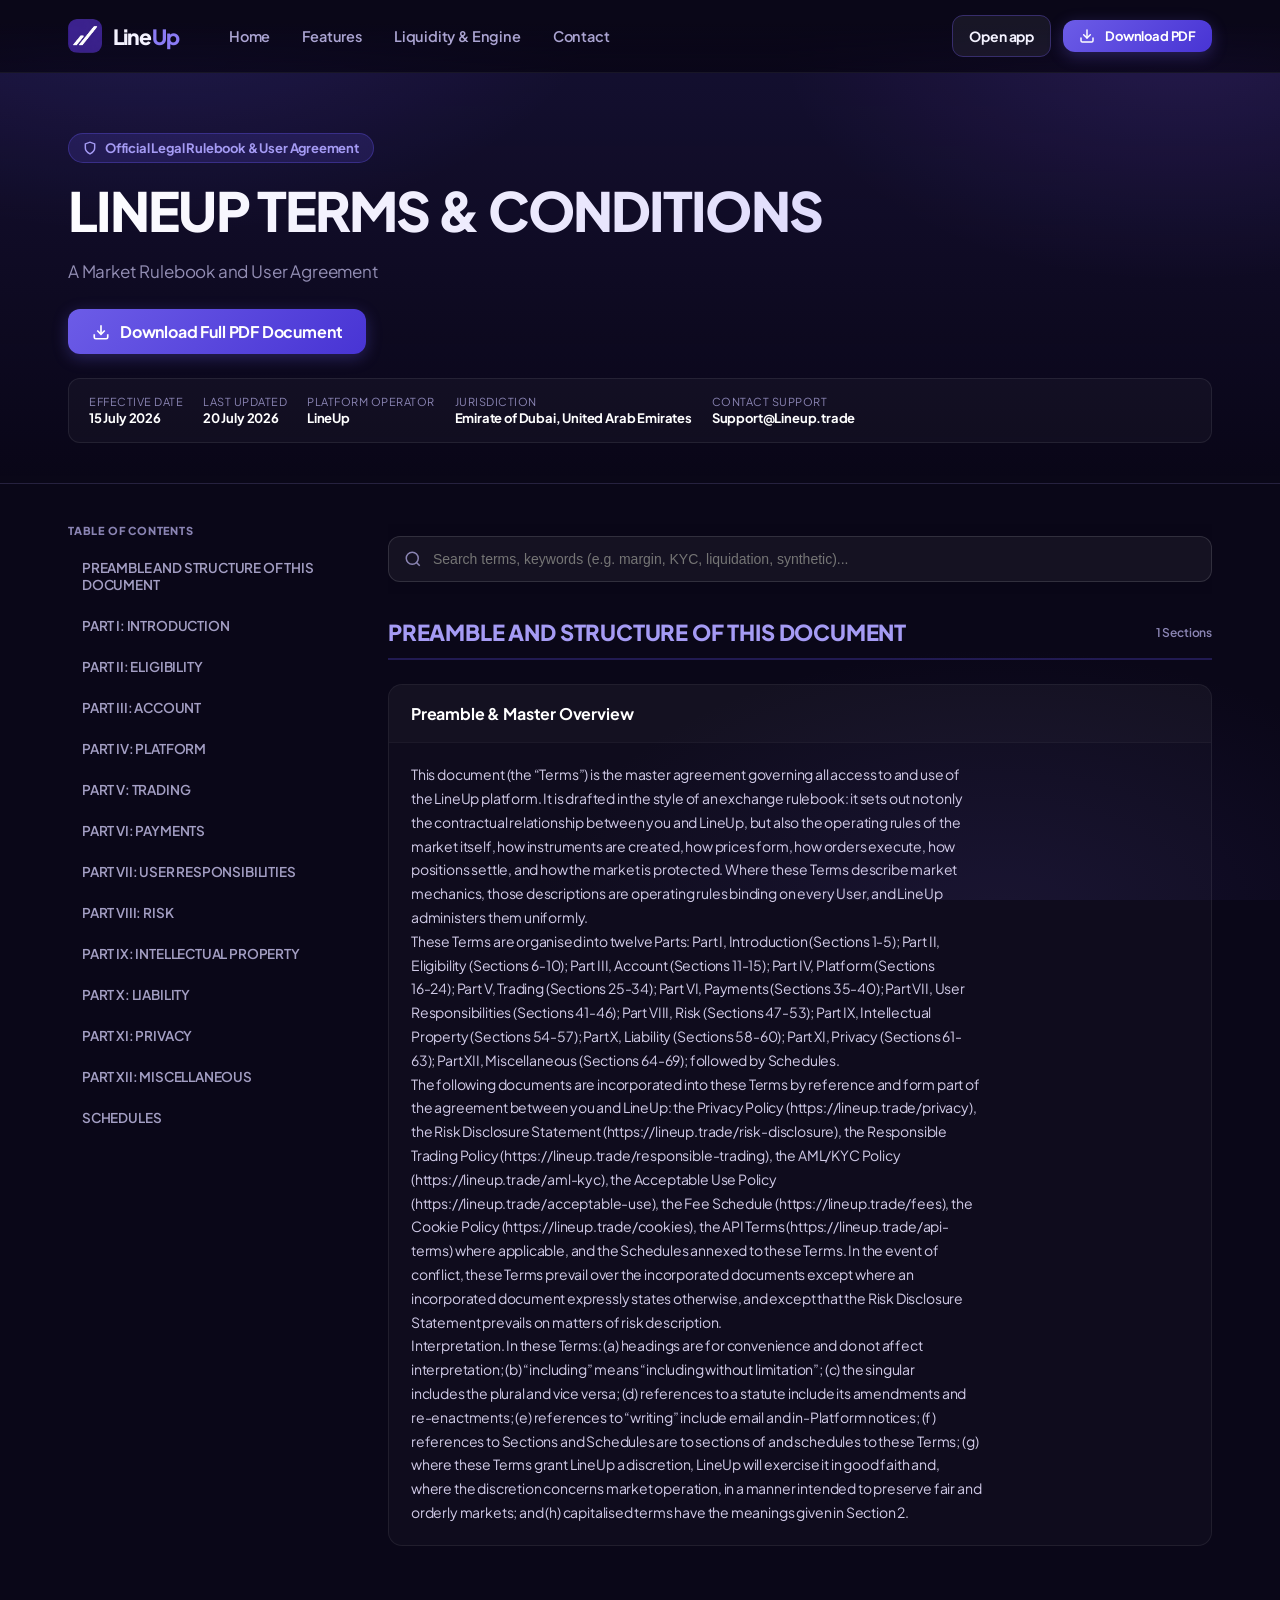
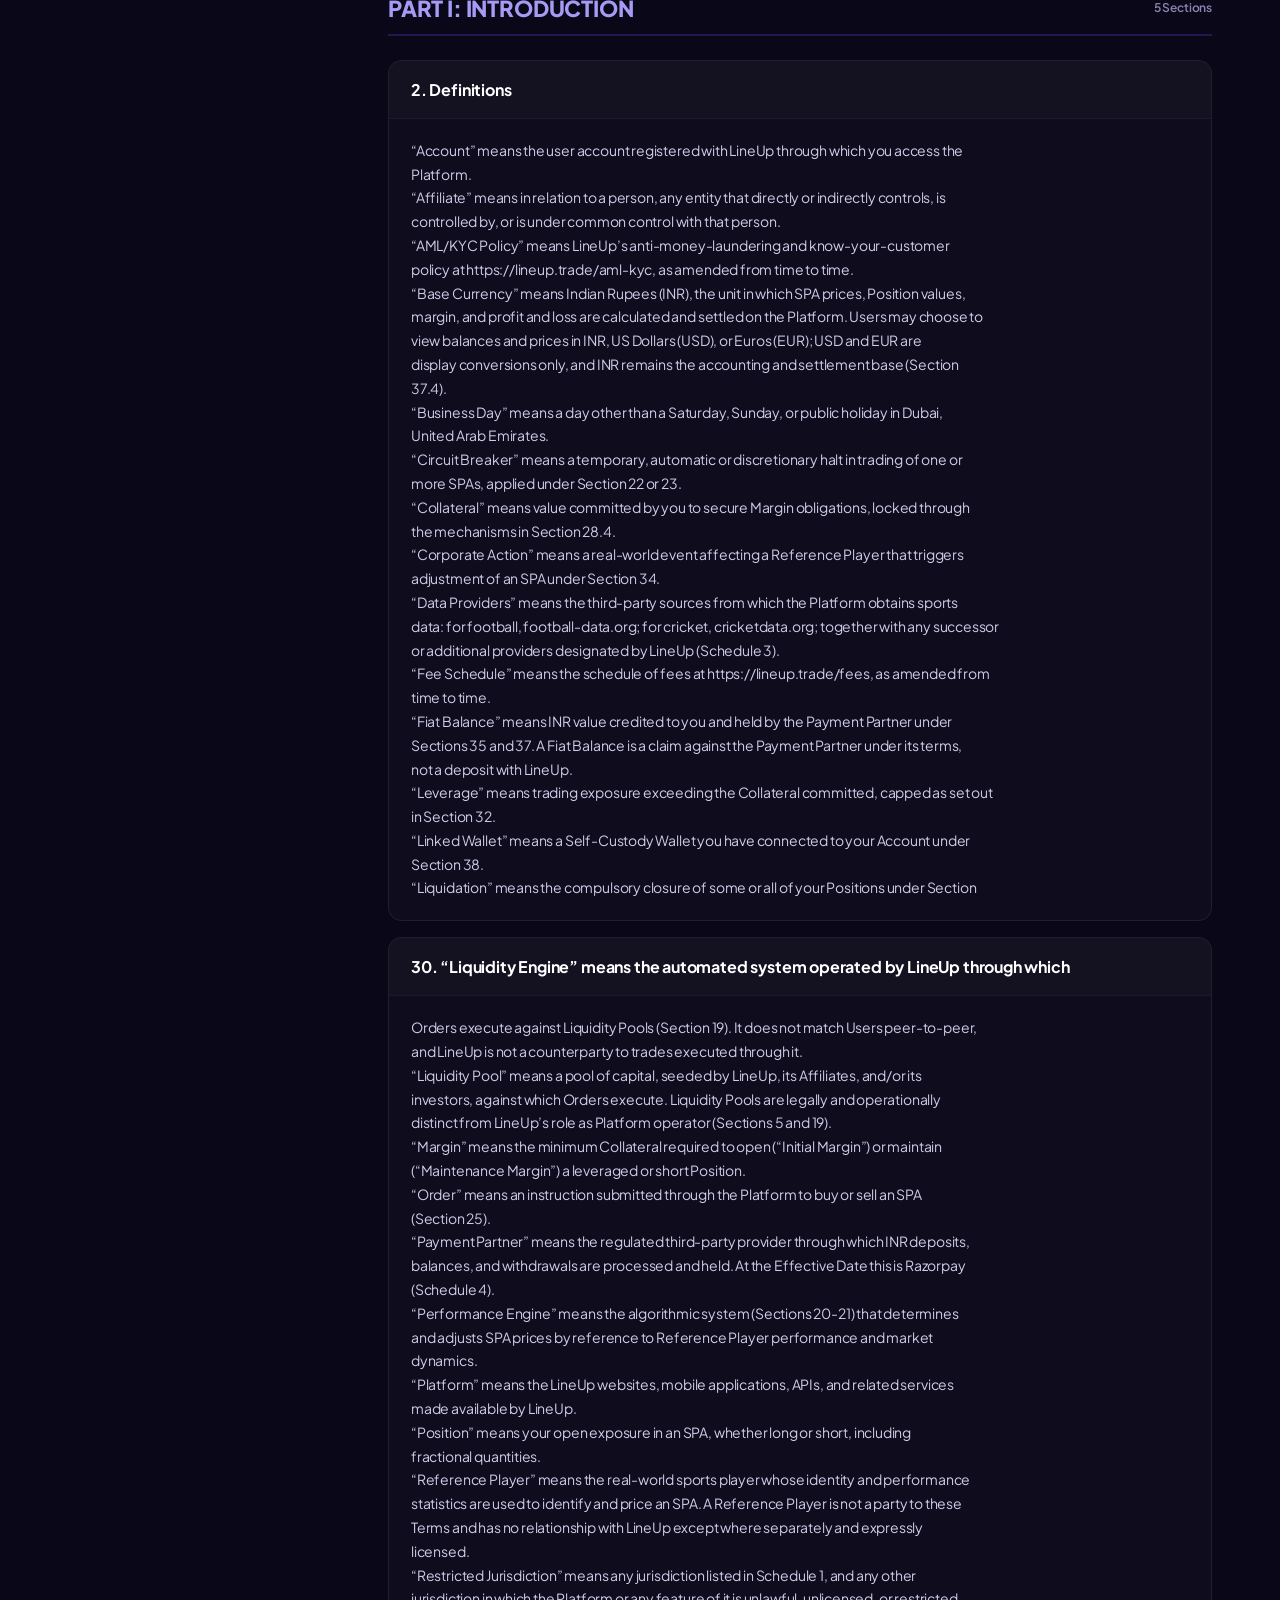
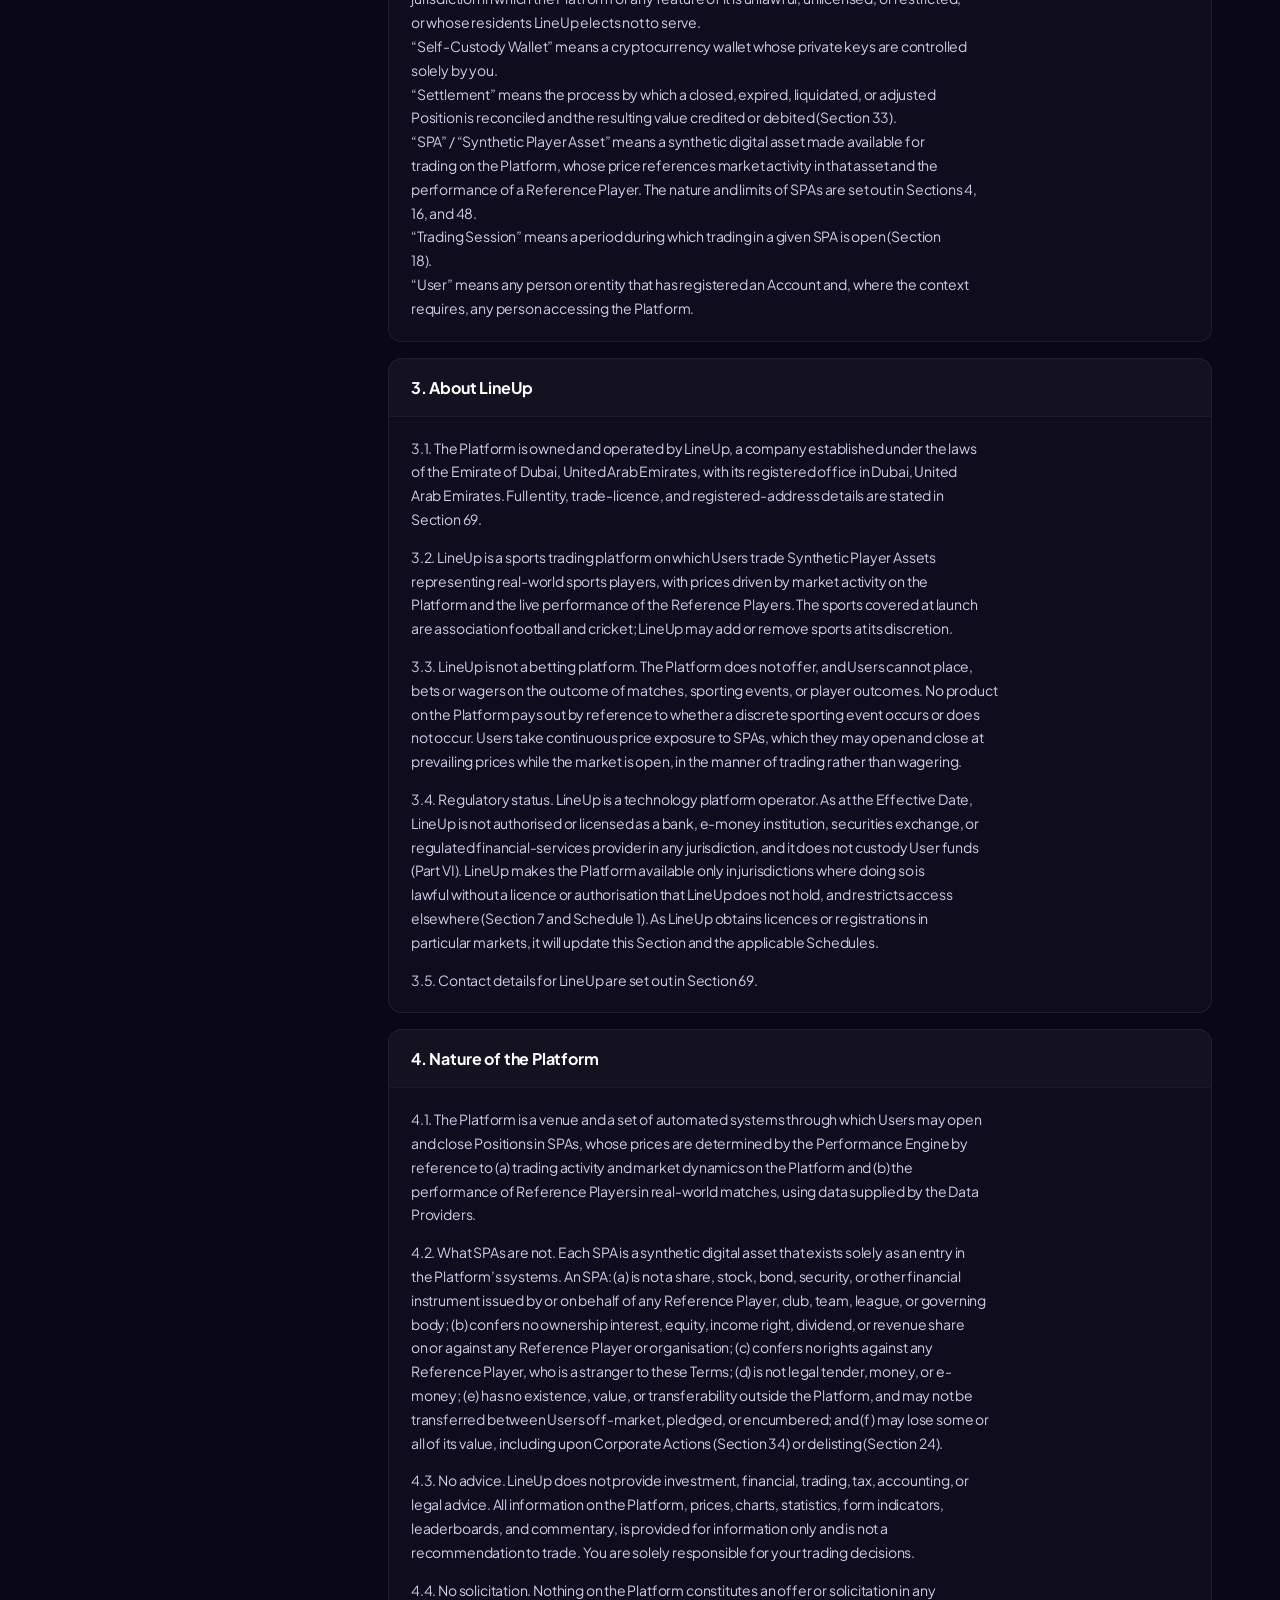
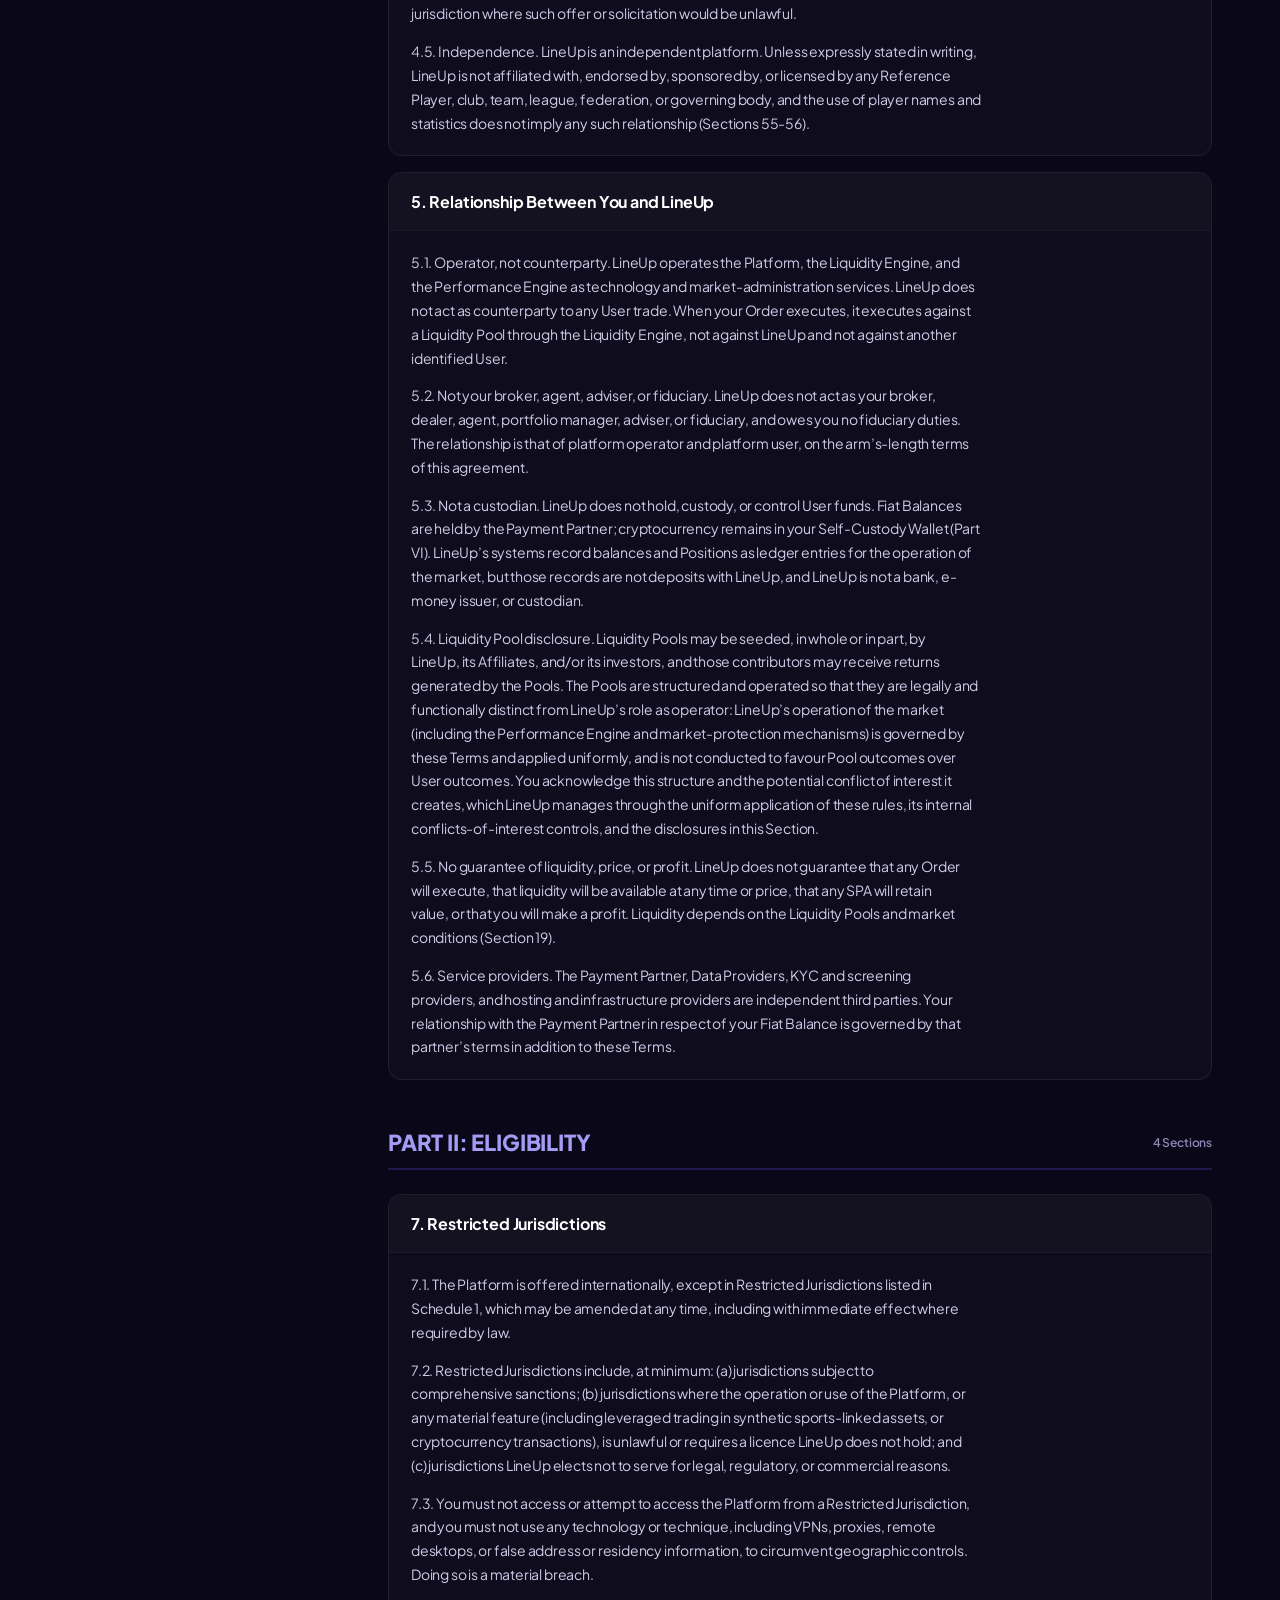
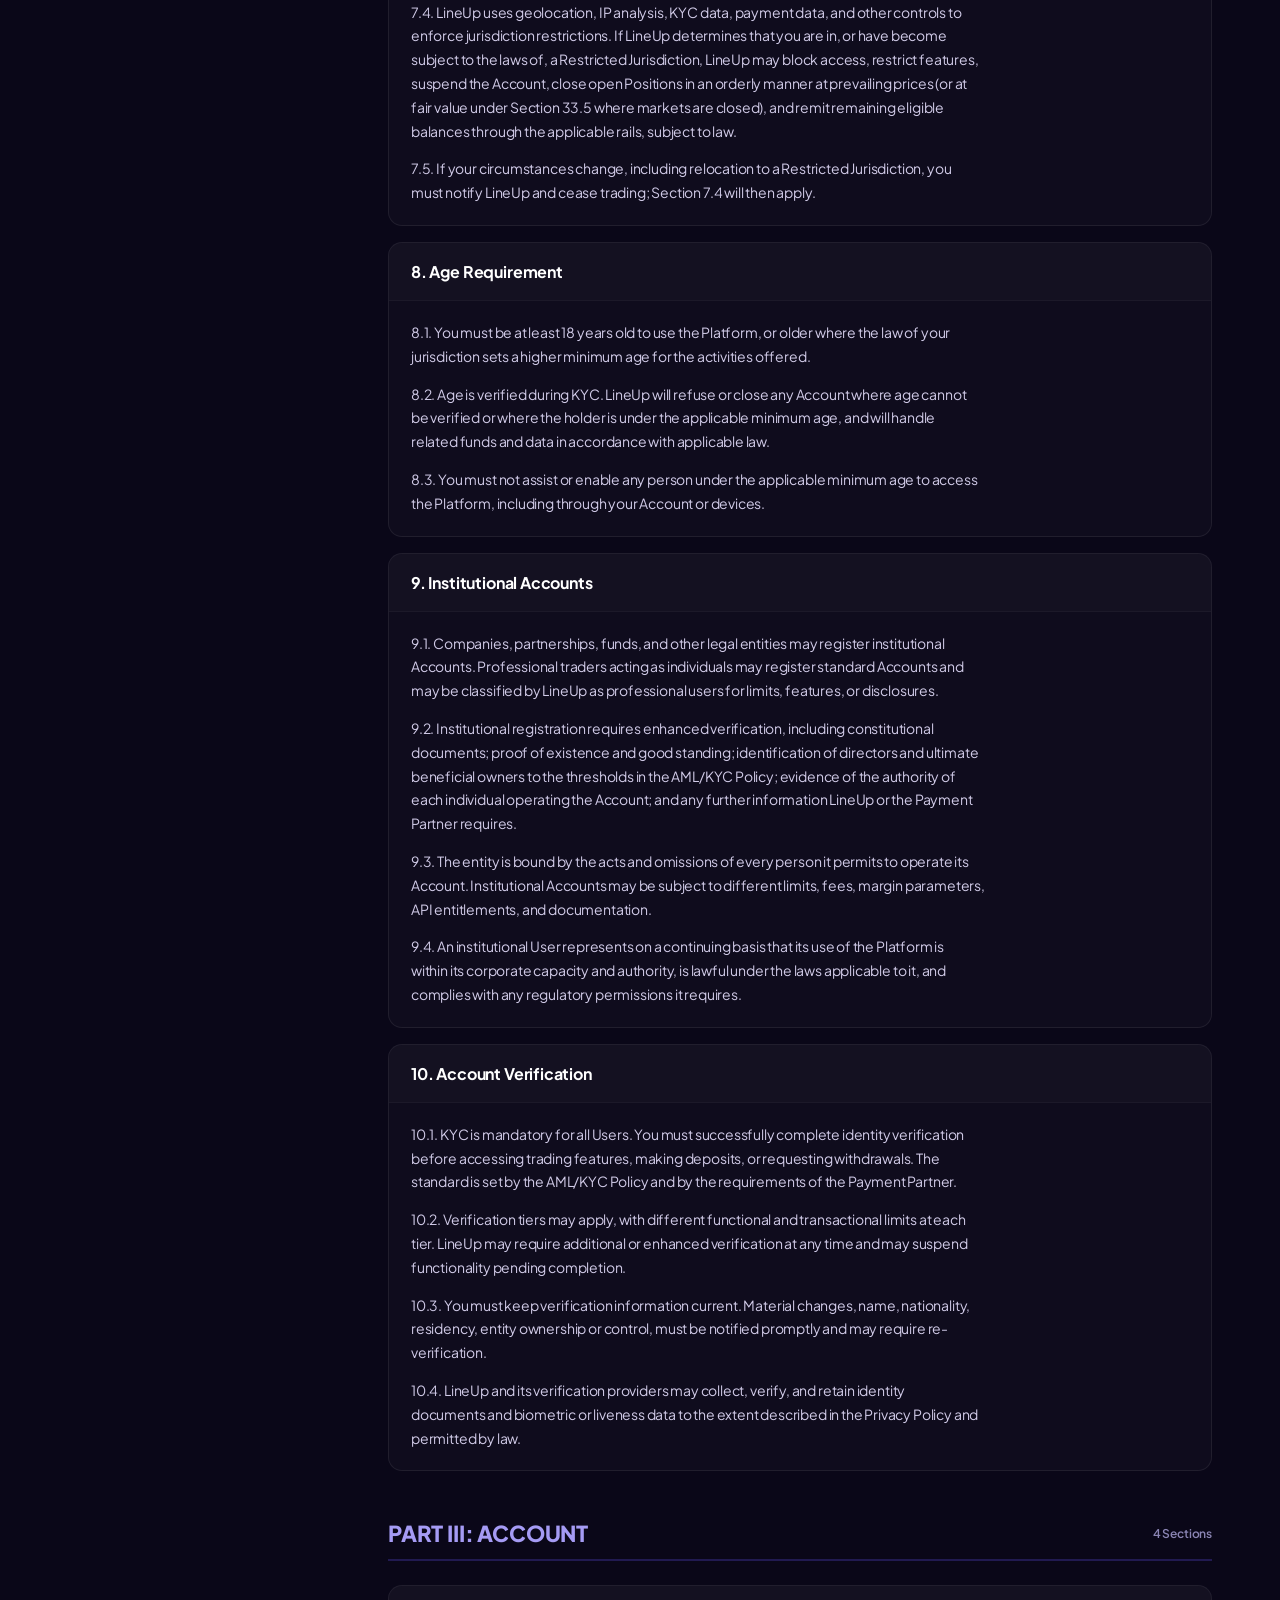
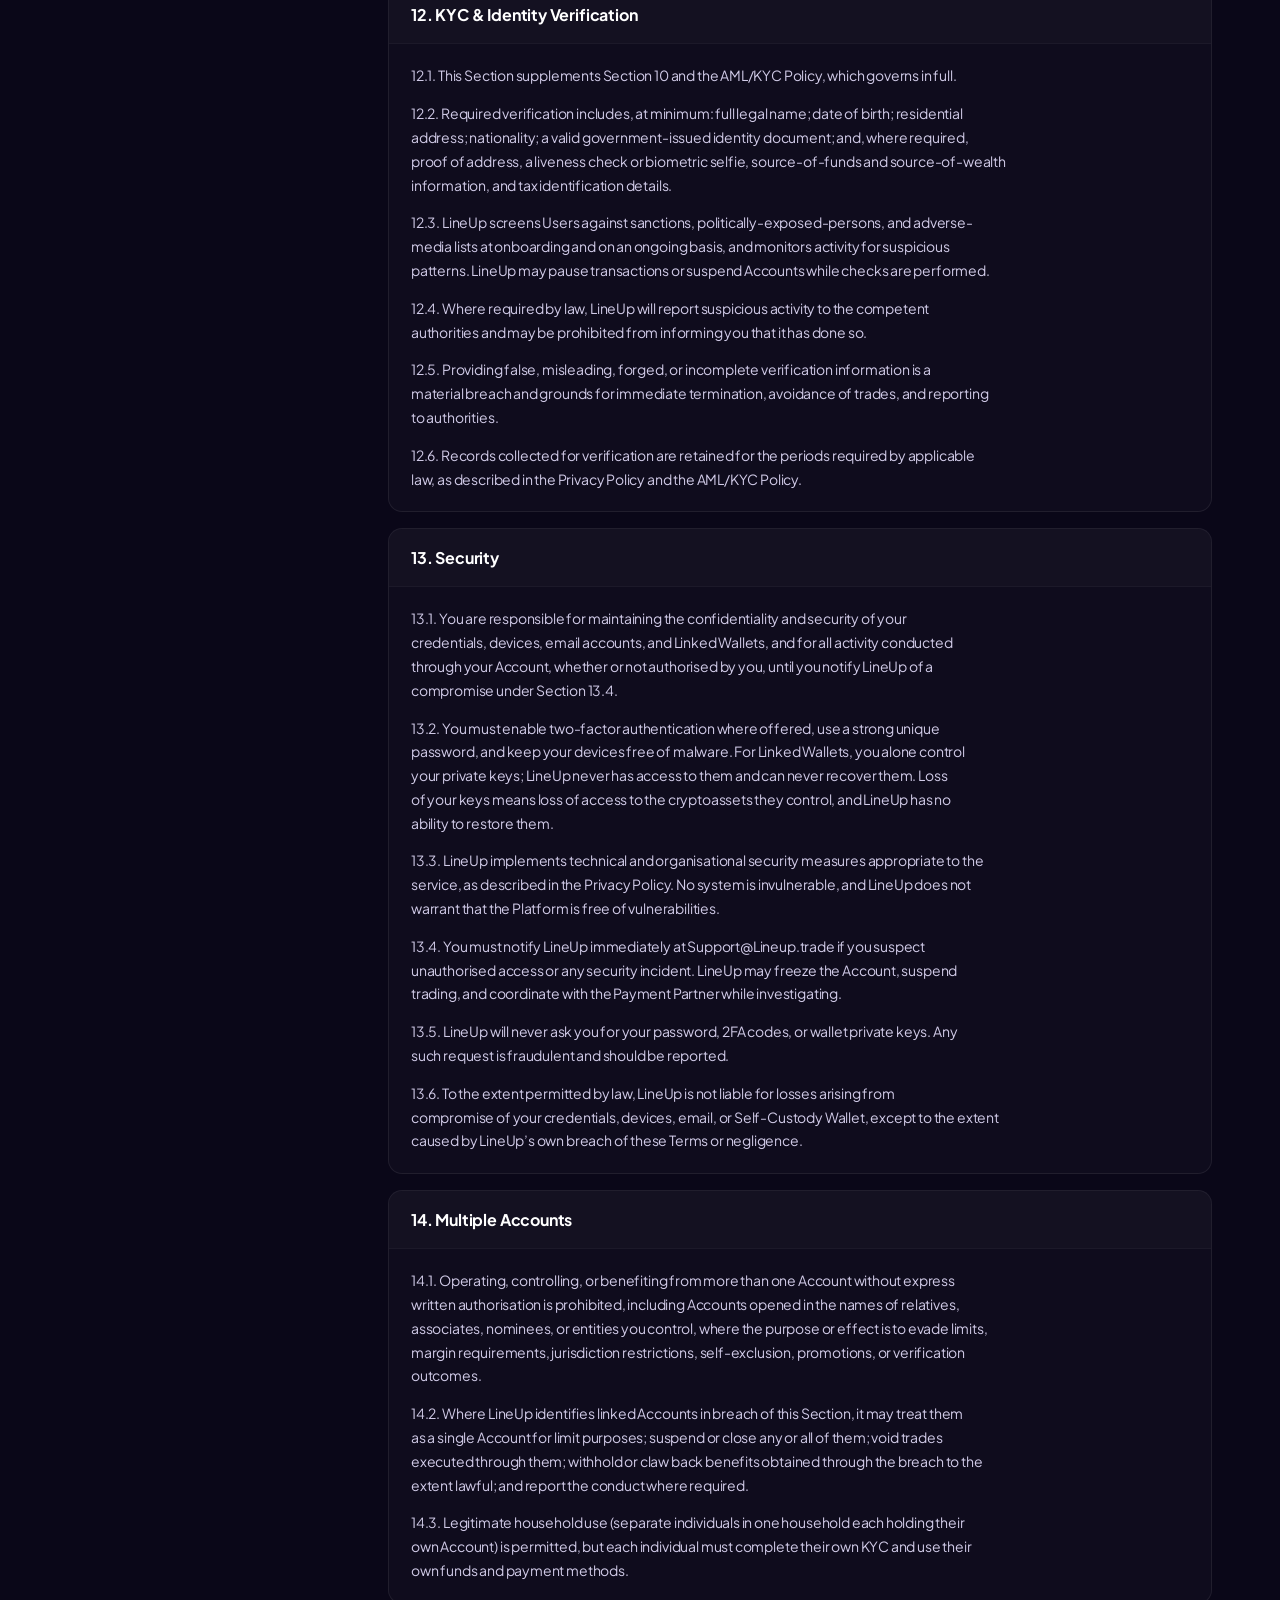
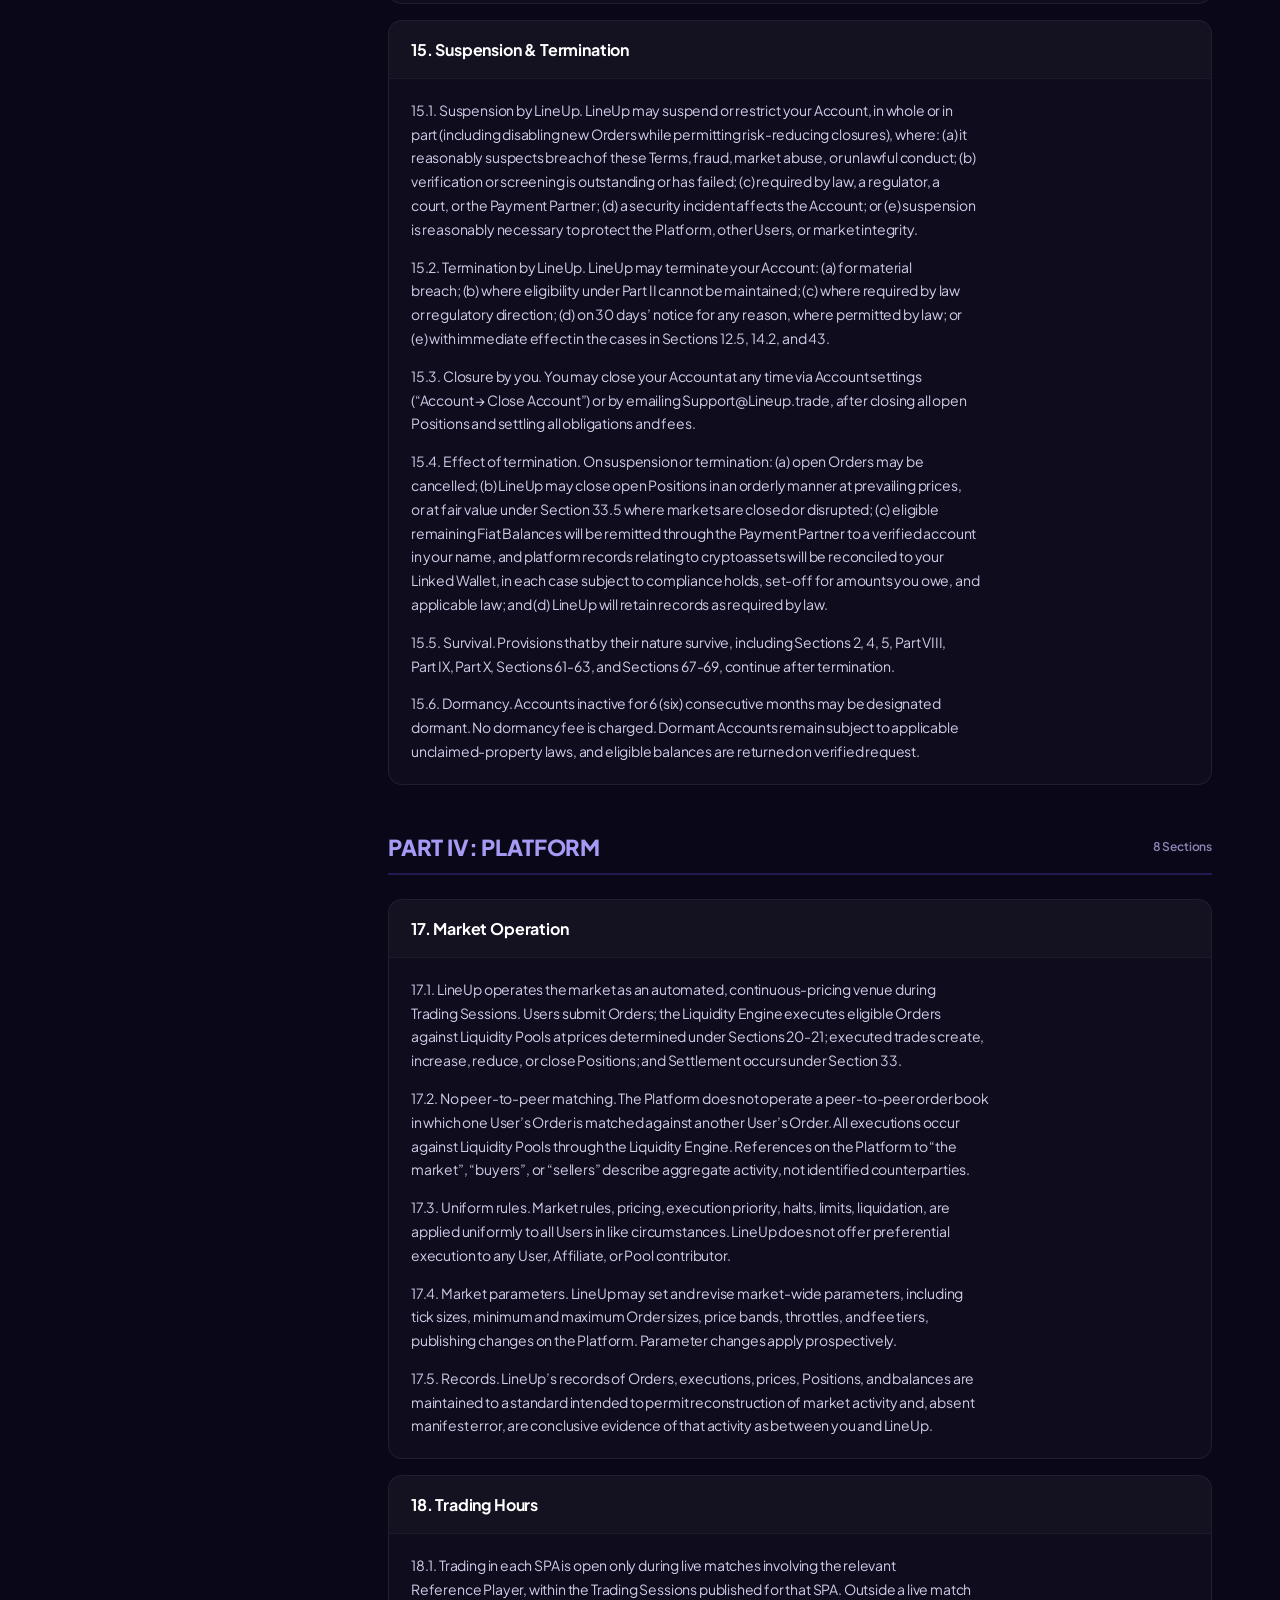
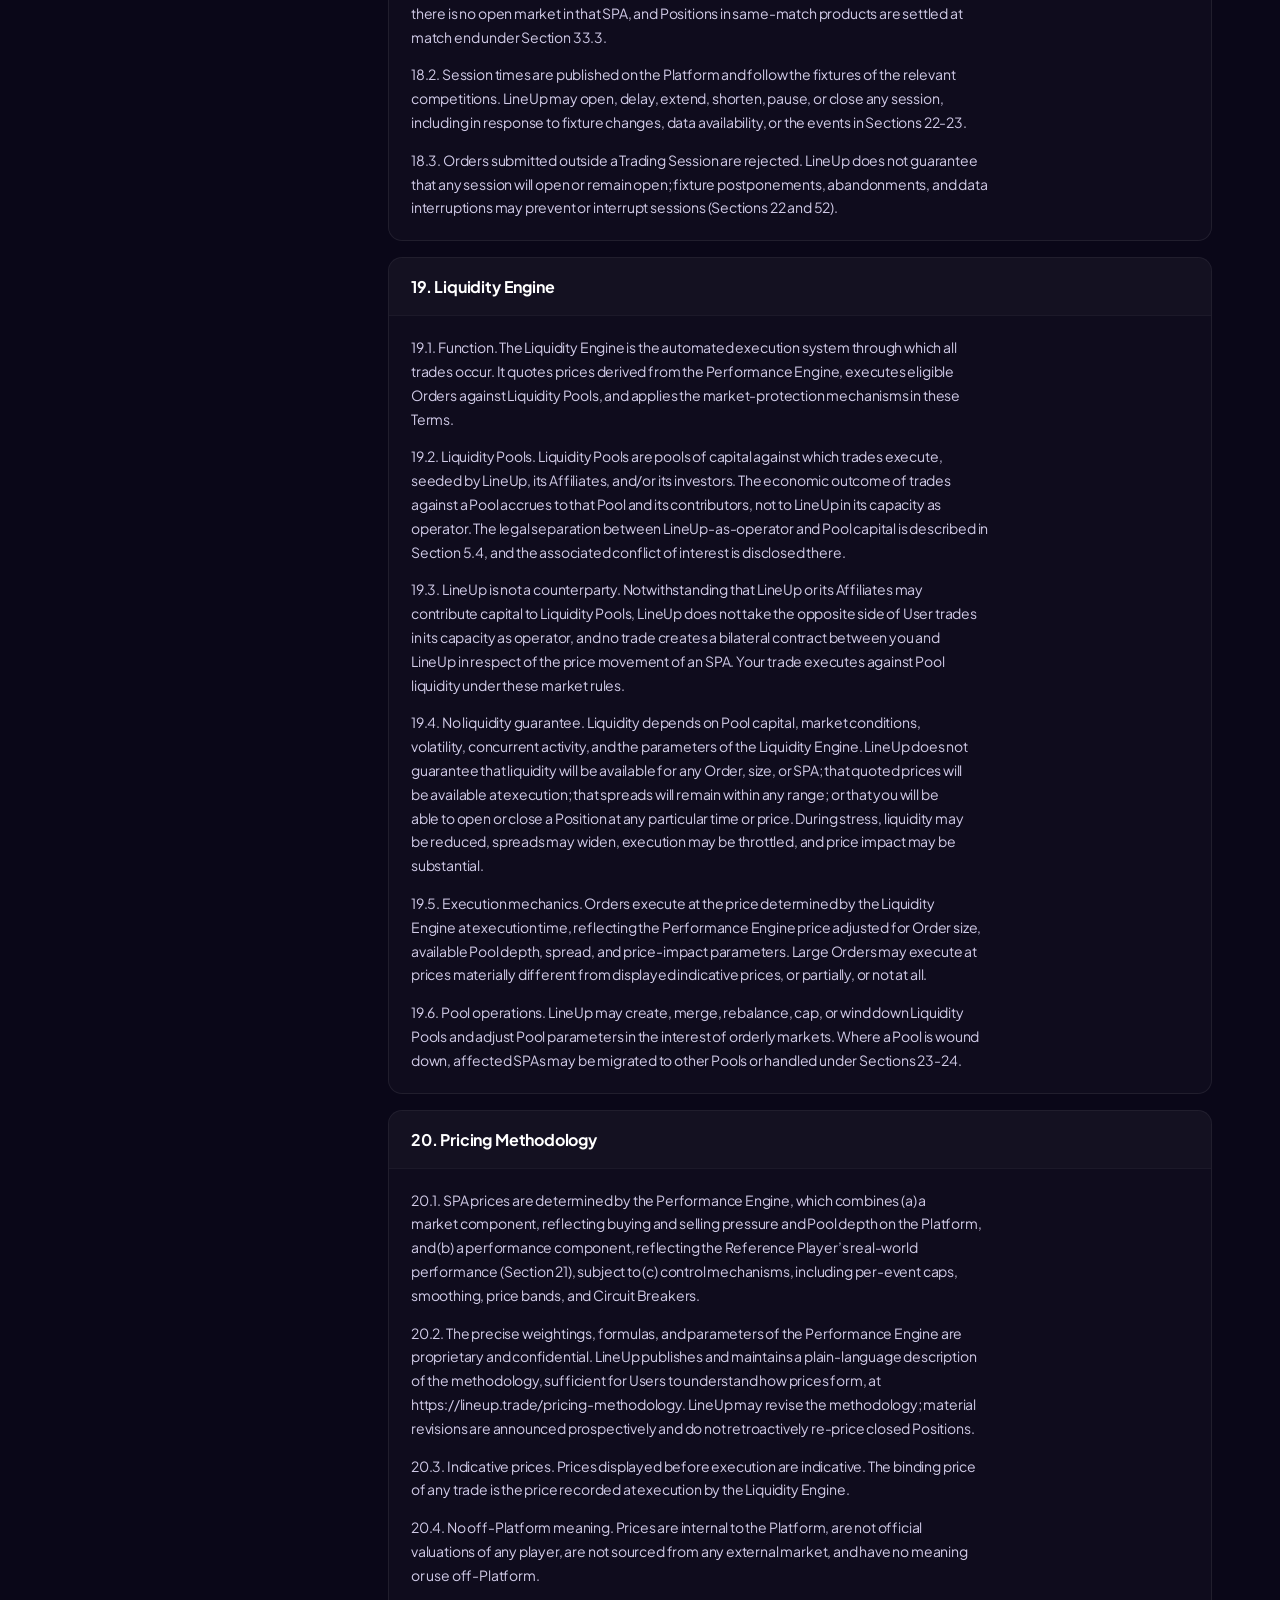
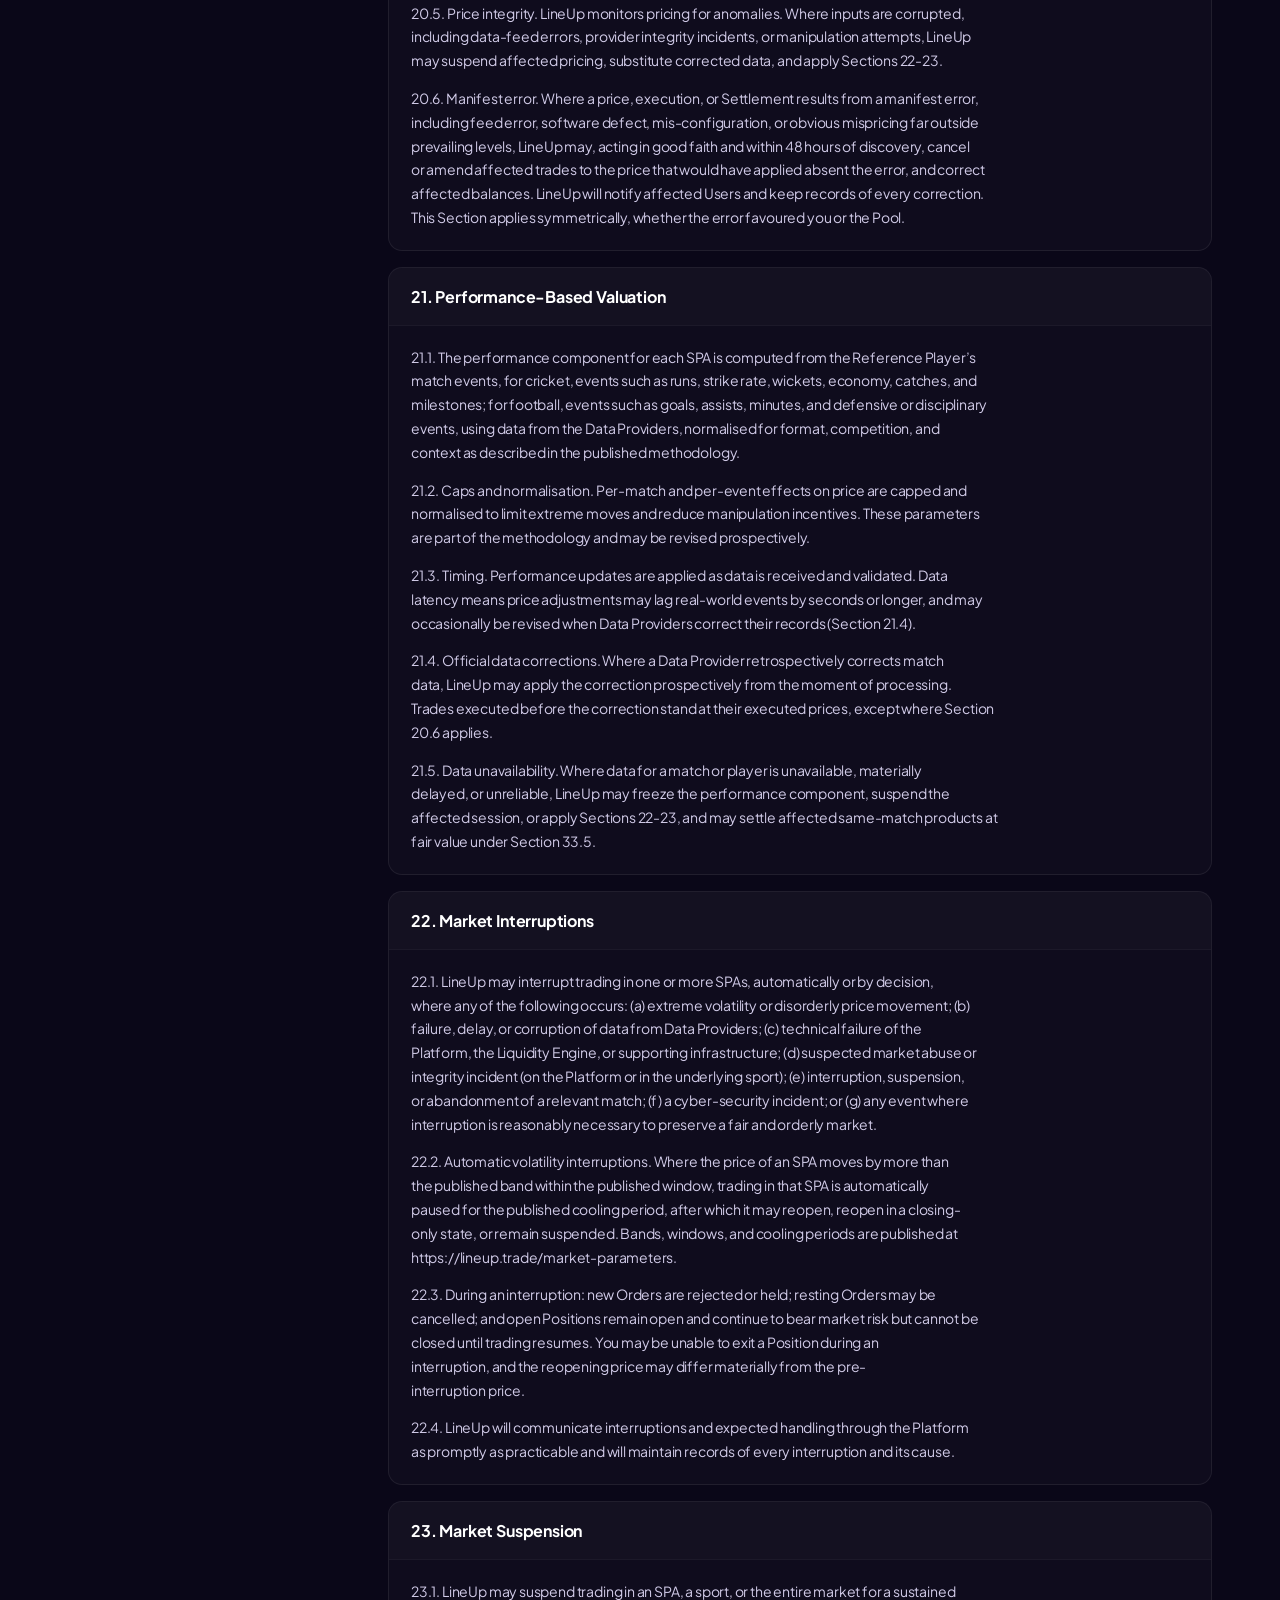
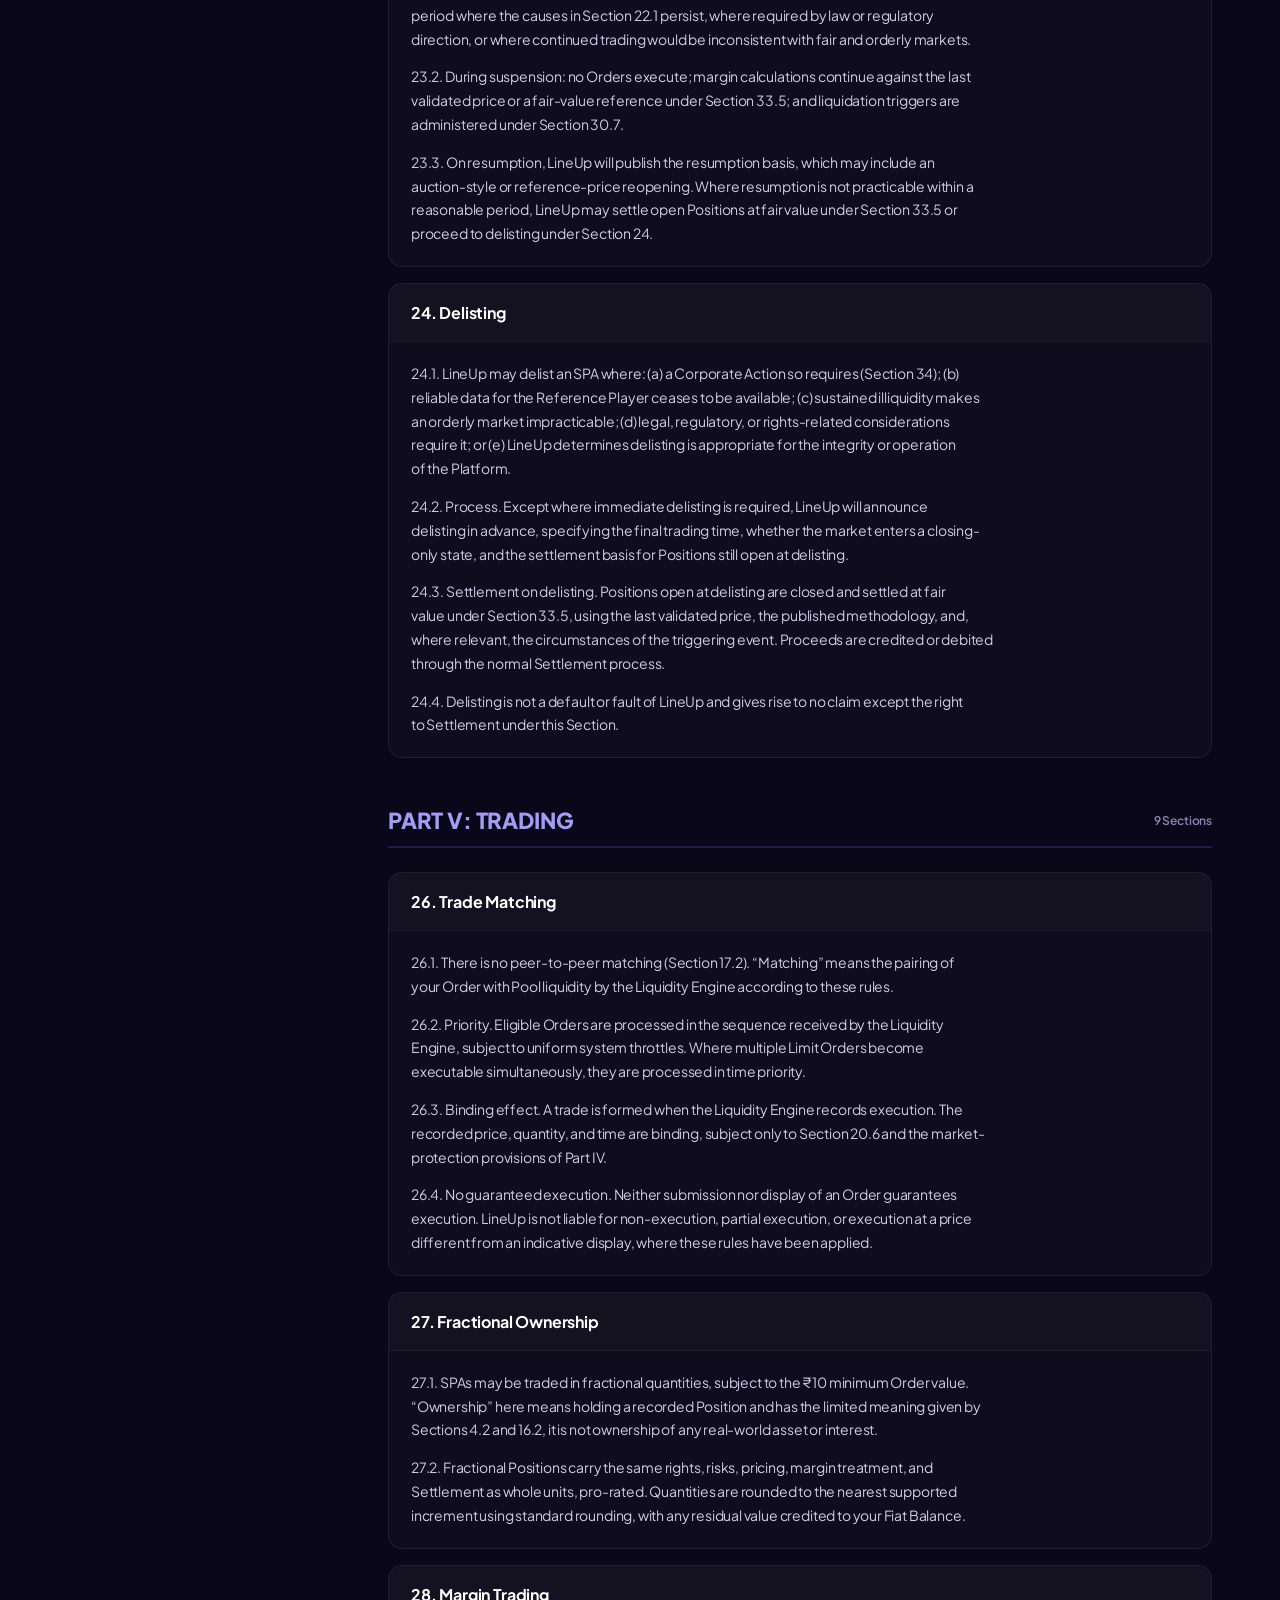
<file: terms.html>
<!DOCTYPE html>
<html lang="en">
<head>
<meta charset="UTF-8" />
<meta name="viewport" content="width=device-width, initial-scale=1.0" />
<title>Terms &amp; Conditions · LineUp</title>
<link rel="preconnect" href="https://fonts.googleapis.com" />
<link rel="preconnect" href="https://fonts.gstatic.com" crossorigin />
<link href="https://fonts.googleapis.com/css2?family=Plus+Jakarta+Sans:wght@400;500;600;700;800&family=Space+Grotesk:wght@400;500;600;700" rel="stylesheet" />
<link rel="stylesheet" href="site.css" />
<link rel="icon" type="image/png" href="favicon.png" />
<style>
  .terms-hero {
    padding: 60px 0 40px;
    background: linear-gradient(180deg, rgba(91, 75, 214, 0.12) 0%, rgba(10, 7, 24, 0) 100%);
    border-bottom: 1px solid var(--border-color, rgba(255, 255, 255, 0.08));
  }
  .terms-badge {
    display: inline-flex;
    align-items: center;
    gap: 8px;
    padding: 6px 14px;
    background: rgba(91, 75, 214, 0.2);
    border: 1px solid rgba(91, 75, 214, 0.4);
    border-radius: 20px;
    color: #a59bf4;
    font-size: 13px;
    font-weight: 700;
    margin-bottom: 16px;
  }
  .terms-title {
    font-size: clamp(32px, 5vw, 54px);
    font-weight: 800;
    line-height: 1.15;
    margin-bottom: 12px;
    background: linear-gradient(135deg, #ffffff 0%, #cfc9fa 100%);
    -webkit-background-clip: text;
    -webkit-text-fill-color: transparent;
  }
  .terms-subtitle {
    font-size: 17px;
    color: var(--text-muted, #938eb4);
    max-width: 680px;
    line-height: 1.6;
    margin-bottom: 24px;
  }
  .meta-grid {
    display: flex;
    flex-wrap: wrap;
    gap: 20px;
    margin-top: 20px;
    padding: 16px 20px;
    background: rgba(255, 255, 255, 0.03);
    border: 1px solid rgba(255, 255, 255, 0.08);
    border-radius: 12px;
    font-size: 13px;
  }
  .meta-item {
    display: flex;
    flex-direction: column;
    gap: 2px;
  }
  .meta-item span.label {
    color: #8b85b4;
    font-size: 11px;
    text-transform: uppercase;
    letter-spacing: 0.5px;
  }
  .meta-item span.val {
    color: #ffffff;
    font-weight: 700;
  }

  .terms-layout {
    display: grid;
    grid-template-columns: 280px 1fr;
    gap: 40px;
    padding: 40px 0 80px;
  }
  @media (max-width: 900px) {
    .terms-layout {
      grid-template-columns: 1fr;
    }
    .terms-sidebar {
      position: static !important;
      max-height: none !important;
    }
  }

  .terms-sidebar {
    position: sticky;
    top: 90px;
    max-height: calc(100vh - 110px);
    overflow-y: auto;
    padding-right: 12px;
  }
  .toc-menu {
    display: flex;
    flex-direction: column;
    gap: 4px;
  }
  .toc-link {
    padding: 10px 14px;
    border-radius: 8px;
    color: #a49fc4;
    text-decoration: none;
    font-size: 13.5px;
    font-weight: 600;
    transition: all 0.2s;
    display: flex;
    align-items: center;
    justify-content: space-between;
  }
  .toc-link:hover, .toc-link.active {
    background: rgba(91, 75, 214, 0.2);
    color: #ffffff;
    border-left: 3px solid #6c5ce7;
  }

  .search-box {
    margin-bottom: 24px;
    position: sticky;
    top: 90px;
    z-index: 10;
    background: rgba(10, 7, 24, 0.95);
    backdrop-filter: blur(12px);
    padding: 12px 0;
  }
  .search-box input {
    width: 100%;
    padding: 14px 18px 14px 44px;
    background: rgba(255, 255, 255, 0.05);
    border: 1px solid rgba(255, 255, 255, 0.12);
    border-radius: 12px;
    color: #ffffff;
    font-size: 14px;
    outline: none;
    transition: border 0.2s;
  }
  .search-box input:focus {
    border-color: #6c5ce7;
  }
  .search-icon {
    position: absolute;
    left: 16px;
    top: 50%;
    transform: translateY(-50%);
    color: #8b85b4;
    pointer-events: none;
  }

  .part-block {
    margin-bottom: 48px;
    scroll-margin-top: 100px;
  }
  .part-header {
    font-size: 22px;
    font-weight: 800;
    color: #a59bf4;
    padding-bottom: 12px;
    border-bottom: 2px solid rgba(91, 75, 214, 0.3);
    margin-bottom: 24px;
    display: flex;
    align-items: center;
    justify-content: space-between;
  }
  .section-card {
    background: rgba(255, 255, 255, 0.025);
    border: 1px solid rgba(255, 255, 255, 0.07);
    border-radius: 14px;
    margin-bottom: 16px;
    overflow: hidden;
    transition: border 0.2s;
  }
  .section-card:hover {
    border-color: rgba(91, 75, 214, 0.4);
  }
  .section-title {
    padding: 18px 22px;
    font-size: 16px;
    font-weight: 700;
    color: #ffffff;
    background: rgba(255, 255, 255, 0.02);
    display: flex;
    align-items: center;
    justify-content: space-between;
    cursor: pointer;
  }
  .section-body {
    padding: 20px 22px;
    border-top: 1px solid rgba(255, 255, 255, 0.05);
    font-size: 14px;
    line-height: 1.7;
    color: #d1cbe8;
  }
  .subsection-text {
    margin-bottom: 14px;
    white-space: pre-line;
  }
  .subsection-text:last-child {
    margin-bottom: 0;
  }
  .download-btn {
    display: inline-flex;
    align-items: center;
    gap: 10px;
    padding: 12px 24px;
    background: linear-gradient(135deg, #6c5ce7 0%, #4834d4 100%);
    color: #ffffff;
    font-weight: 700;
    border-radius: 12px;
    text-decoration: none;
    transition: transform 0.2s, box-shadow 0.2s;
    box-shadow: 0 4px 16px rgba(108, 92, 231, 0.3);
  }
  .download-btn:hover {
    transform: translateY(-2px);
    box-shadow: 0 6px 22px rgba(108, 92, 231, 0.5);
  }
</style>
</head>
<body data-page="terms">
<div class="page-bg"></div>

<!-- ============ NAV ============ -->
<header class="nav">
  <div class="container nav-inner">
    <a class="brand" href="index.html" aria-label="LineUp home">
      <img src="logo.png" alt="LineUp" width="34" height="34" style="border-radius: 9px;" />
      <span class="wordmark">Line<b>Up</b></span>
    </a>
    <nav class="nav-links">
      <a href="index.html">Home</a>
      <a href="Features.html">Features</a>
      <a href="Liquidity-Engine.html">Liquidity &amp; Engine</a>
      <a href="Contact.html">Contact</a>
    </nav>
    <div class="nav-right">
      <a class="btn btn-ghost btn-sm" href="https://app.lineup.trade/sport-select">Open app</a>
      <a class="download-btn" href="LineUp_Terms_and_Conditions_v1.2.pdf" download="LineUp_Terms_and_Conditions_v1.2.pdf" style="padding: 8px 16px; font-size: 13px;">
        <svg width="16" height="16" viewBox="0 0 24 24" fill="none" stroke="currentColor" stroke-width="2.2" stroke-linecap="round" stroke-linejoin="round"><path d="M21 15v4a2 2 0 0 1-2 2H5a2 2 0 0 1-2-2v-4"/><polyline points="7 10 12 15 17 10"/><line x1="12" y1="15" x2="12" y2="3"/></svg>
        Download PDF
      </a>
    </div>
  </div>
</header>

<!-- ============ HERO ============ -->
<section class="terms-hero">
  <div class="container">
    <div class="terms-badge">
      <svg width="14" height="14" viewBox="0 0 24 24" fill="none" stroke="currentColor" stroke-width="2.5"><path d="M12 22s8-4 8-10V5l-8-3-8 3v7c0 6 8 10 8 10z"/></svg>
      Official Legal Rulebook &amp; User Agreement
    </div>
    <h1 class="terms-title">LINEUP TERMS & CONDITIONS</h1>
    <p class="terms-subtitle">A Market Rulebook and User Agreement</p>
    
    <div style="display: flex; gap: 16px; align-items: center; flex-wrap: wrap; margin-bottom: 24px;">
      <a class="download-btn" href="LineUp_Terms_and_Conditions_v1.2.pdf" download="LineUp_Terms_and_Conditions_v1.2.pdf">
        <svg width="18" height="18" viewBox="0 0 24 24" fill="none" stroke="currentColor" stroke-width="2.2"><path d="M21 15v4a2 2 0 0 1-2 2H5a2 2 0 0 1-2-2v-4"/><polyline points="7 10 12 15 17 10"/><line x1="12" y1="15" x2="12" y2="3"/></svg>
        Download Full PDF Document
      </a>
    </div>

    <div class="meta-grid">
      <div class="meta-item"><span class="label">Effective Date</span><span class="val">15 July 2026</span></div>
      <div class="meta-item"><span class="label">Last Updated</span><span class="val">20 July 2026</span></div>
      <div class="meta-item"><span class="label">Platform Operator</span><span class="val">LineUp</span></div>
      <div class="meta-item"><span class="label">Jurisdiction</span><span class="val">Emirate of Dubai, United Arab Emirates</span></div>
      <div class="meta-item"><span class="label">Contact Support</span><span class="val">Support@Lineup.trade</span></div>
    </div>
  </div>
</section>

<!-- ============ MAIN CONTENT LAYOUT ============ -->
<div class="container">
  <div class="terms-layout">
    
    <!-- SIDEBAR TOC -->
    <aside class="terms-sidebar">
      <div style="font-size: 11px; font-weight: 800; text-transform: uppercase; color: #8b85b4; margin-bottom: 12px; letter-spacing: 0.8px;">Table of Contents</div>
      <nav class="toc-menu" id="toc-menu">
        <a class="toc-link" href="#Preamble">PREAMBLE AND STRUCTURE OF THIS DOCUMENT</a>
        <a class="toc-link" href="#Part 1">PART I: INTRODUCTION</a>
        <a class="toc-link" href="#Part 2">PART II: ELIGIBILITY</a>
        <a class="toc-link" href="#Part 3">PART III: ACCOUNT</a>
        <a class="toc-link" href="#Part 4">PART IV: PLATFORM</a>
        <a class="toc-link" href="#Part 5">PART V: TRADING</a>
        <a class="toc-link" href="#Part 6">PART VI: PAYMENTS</a>
        <a class="toc-link" href="#Part 7">PART VII: USER RESPONSIBILITIES</a>
        <a class="toc-link" href="#Part 8">PART VIII: RISK</a>
        <a class="toc-link" href="#Part 9">PART IX: INTELLECTUAL PROPERTY</a>
        <a class="toc-link" href="#Part 10">PART X: LIABILITY</a>
        <a class="toc-link" href="#Part 11">PART XI: PRIVACY</a>
        <a class="toc-link" href="#Part 12">PART XII: MISCELLANEOUS</a>
        <a class="toc-link" href="#Schedules">SCHEDULES</a>
      </nav>
    </aside>

    <!-- CONTENT BODY -->
    <main>
      <div class="search-box">
        <div style="position: relative;">
          <svg class="search-icon" width="18" height="18" viewBox="0 0 24 24" fill="none" stroke="currentColor" stroke-width="2"><circle cx="11" cy="11" r="8"/><line x1="21" y1="21" x2="16.65" y2="16.65"/></svg>
          <input type="text" id="terms-search" placeholder="Search terms, keywords (e.g. margin, KYC, liquidation, synthetic)..." />
        </div>
      </div>

      <div id="terms-content">

        <section class="part-block" id="Preamble">
          <div class="part-header">
            <span>PREAMBLE AND STRUCTURE OF THIS DOCUMENT</span>
            <span style="font-size: 12px; font-weight: 600; color: #8b85b4;">1 Sections</span>
          </div>

          <div class="section-card">
            <div class="section-title">
              <span>Preamble & Master Overview</span>
            </div>
            <div class="section-body">
              <div class="subsection-text">This document (the “Terms”) is the master agreement governing all access to and use of 
the LineUp platform. It is drafted in the style of an exchange rulebook: it sets out not only 
the contractual relationship between you and LineUp, but also the operating rules of the 
market itself, how instruments are created, how prices form, how orders execute, how 
positions settle, and how the market is protected. Where these Terms describe market 
mechanics, those descriptions are operating rules binding on every User, and LineUp 
administers them uniformly. 
These Terms are organised into twelve Parts: Part I, Introduction (Sections 1-5); Part II, 
Eligibility (Sections 6-10); Part III, Account (Sections 11-15); Part IV, Platform (Sections 
16-24); Part V, Trading (Sections 25-34); Part VI, Payments (Sections 35-40); Part VII, User 
Responsibilities (Sections 41-46); Part VIII, Risk (Sections 47-53); Part IX, Intellectual 
Property (Sections 54-57); Part X, Liability (Sections 58-60); Part XI, Privacy (Sections 61-
63); Part XII, Miscellaneous (Sections 64-69); followed by Schedules. 
The following documents are incorporated into these Terms by reference and form part of 
the agreement between you and LineUp: the Privacy Policy (https://lineup.trade/privacy), 
the Risk Disclosure Statement (https://lineup.trade/risk-disclosure), the Responsible 
Trading Policy (https://lineup.trade/responsible-trading), the AML/KYC Policy 
(https://lineup.trade/aml-kyc), the Acceptable Use Policy 
(https://lineup.trade/acceptable-use), the Fee Schedule (https://lineup.trade/fees), the 
Cookie Policy (https://lineup.trade/cookies), the API Terms (https://lineup.trade/api-
terms) where applicable, and the Schedules annexed to these Terms. In the event of 
conflict, these Terms prevail over the incorporated documents except where an 
incorporated document expressly states otherwise, and except that the Risk Disclosure 
Statement prevails on matters of risk description. 
Interpretation. In these Terms: (a) headings are for convenience and do not affect 
interpretation; (b) “including” means “including without limitation”; (c) the singular 
includes the plural and vice versa; (d) references to a statute include its amendments and 
re-enactments; (e) references to “writing” include email and in-Platform notices; (f) 
references to Sections and Schedules are to sections of and schedules to these Terms; (g) 
where these Terms grant LineUp a discretion, LineUp will exercise it in good faith and, 
where the discretion concerns market operation, in a manner intended to preserve fair and 
orderly markets; and (h) capitalised terms have the meanings given in Section 2.</div>
            </div>
          </div>
        </section>

        <section class="part-block" id="Part 1">
          <div class="part-header">
            <span>PART I: INTRODUCTION</span>
            <span style="font-size: 12px; font-weight: 600; color: #8b85b4;">5 Sections</span>
          </div>

          <div class="section-card">
            <div class="section-title">
              <span>2. Definitions</span>
            </div>
            <div class="section-body">
              <div class="subsection-text">“Account” means the user account registered with LineUp through which you access the 
Platform. 
“Affiliate” means in relation to a person, any entity that directly or indirectly controls, is 
controlled by, or is under common control with that person. 
“AML/KYC Policy” means LineUp’s anti-money-laundering and know-your-customer 
policy at https://lineup.trade/aml-kyc, as amended from time to time. 
“Base Currency” means Indian Rupees (INR), the unit in which SPA prices, Position values, 
margin, and profit and loss are calculated and settled on the Platform. Users may choose to 
view balances and prices in INR, US Dollars (USD), or Euros (EUR); USD and EUR are 
display conversions only, and INR remains the accounting and settlement base (Section 
37.4). 
“Business Day” means a day other than a Saturday, Sunday, or public holiday in Dubai, 
United Arab Emirates. 
“Circuit Breaker” means a temporary, automatic or discretionary halt in trading of one or 
more SPAs, applied under Section 22 or 23. 
“Collateral” means value committed by you to secure Margin obligations, locked through 
the mechanisms in Section 28.4. 
“Corporate Action” means a real-world event affecting a Reference Player that triggers 
adjustment of an SPA under Section 34. 
“Data Providers” means the third-party sources from which the Platform obtains sports 
data: for football, football-data.org; for cricket, cricketdata.org; together with any successor 
or additional providers designated by LineUp (Schedule 3). 
“Fee Schedule” means the schedule of fees at https://lineup.trade/fees, as amended from 
time to time. 
“Fiat Balance” means INR value credited to you and held by the Payment Partner under 
Sections 35 and 37. A Fiat Balance is a claim against the Payment Partner under its terms, 
not a deposit with LineUp. 
“Leverage” means trading exposure exceeding the Collateral committed, capped as set out 
in Section 32. 
“Linked Wallet” means a Self-Custody Wallet you have connected to your Account under 
Section 38. 
“Liquidation” means the compulsory closure of some or all of your Positions under Section</div>
            </div>
          </div>

          <div class="section-card">
            <div class="section-title">
              <span>30. 
“Liquidity Engine” means the automated system operated by LineUp through which</span>
            </div>
            <div class="section-body">
              <div class="subsection-text">Orders execute against Liquidity Pools (Section 19). It does not match Users peer-to-peer, 
and LineUp is not a counterparty to trades executed through it. 
“Liquidity Pool” means a pool of capital, seeded by LineUp, its Affiliates, and/or its 
investors, against which Orders execute. Liquidity Pools are legally and operationally 
distinct from LineUp’s role as Platform operator (Sections 5 and 19). 
“Margin” means the minimum Collateral required to open (“Initial Margin”) or maintain 
(“Maintenance Margin”) a leveraged or short Position. 
“Order” means an instruction submitted through the Platform to buy or sell an SPA 
(Section 25). 
“Payment Partner” means the regulated third-party provider through which INR deposits, 
balances, and withdrawals are processed and held. At the Effective Date this is Razorpay 
(Schedule 4). 
“Performance Engine” means the algorithmic system (Sections 20-21) that determines 
and adjusts SPA prices by reference to Reference Player performance and market 
dynamics. 
“Platform” means the LineUp websites, mobile applications, APIs, and related services 
made available by LineUp. 
“Position” means your open exposure in an SPA, whether long or short, including 
fractional quantities. 
“Reference Player” means the real-world sports player whose identity and performance 
statistics are used to identify and price an SPA. A Reference Player is not a party to these 
Terms and has no relationship with LineUp except where separately and expressly 
licensed. 
“Restricted Jurisdiction” means any jurisdiction listed in Schedule 1, and any other 
jurisdiction in which the Platform or any feature of it is unlawful, unlicensed, or restricted, 
or whose residents LineUp elects not to serve. 
“Self-Custody Wallet” means a cryptocurrency wallet whose private keys are controlled 
solely by you. 
“Settlement” means the process by which a closed, expired, liquidated, or adjusted 
Position is reconciled and the resulting value credited or debited (Section 33). 
“SPA” / “Synthetic Player Asset” means a synthetic digital asset made available for 
trading on the Platform, whose price references market activity in that asset and the 
performance of a Reference Player. The nature and limits of SPAs are set out in Sections 4, 
16, and 48. 
“Trading Session” means a period during which trading in a given SPA is open (Section 
18). 
“User” means any person or entity that has registered an Account and, where the context 
requires, any person accessing the Platform.</div>
            </div>
          </div>

          <div class="section-card">
            <div class="section-title">
              <span>3. About LineUp</span>
            </div>
            <div class="section-body">
              <div class="subsection-text">3.1. The Platform is owned and operated by LineUp, a company established under the laws 
of the Emirate of Dubai, United Arab Emirates, with its registered office in Dubai, United 
Arab Emirates. Full entity, trade-licence, and registered-address details are stated in 
Section 69.</div>
              <div class="subsection-text">3.2. LineUp is a sports trading platform on which Users trade Synthetic Player Assets 
representing real-world sports players, with prices driven by market activity on the 
Platform and the live performance of the Reference Players. The sports covered at launch 
are association football and cricket; LineUp may add or remove sports at its discretion.</div>
              <div class="subsection-text">3.3. LineUp is not a betting platform. The Platform does not offer, and Users cannot place, 
bets or wagers on the outcome of matches, sporting events, or player outcomes. No product 
on the Platform pays out by reference to whether a discrete sporting event occurs or does 
not occur. Users take continuous price exposure to SPAs, which they may open and close at 
prevailing prices while the market is open, in the manner of trading rather than wagering.</div>
              <div class="subsection-text">3.4. Regulatory status. LineUp is a technology platform operator. As at the Effective Date, 
LineUp is not authorised or licensed as a bank, e-money institution, securities exchange, or 
regulated financial-services provider in any jurisdiction, and it does not custody User funds 
(Part VI). LineUp makes the Platform available only in jurisdictions where doing so is 
lawful without a licence or authorisation that LineUp does not hold, and restricts access 
elsewhere (Section 7 and Schedule 1). As LineUp obtains licences or registrations in 
particular markets, it will update this Section and the applicable Schedules.</div>
              <div class="subsection-text">3.5. Contact details for LineUp are set out in Section 69.</div>
            </div>
          </div>

          <div class="section-card">
            <div class="section-title">
              <span>4. Nature of the Platform</span>
            </div>
            <div class="section-body">
              <div class="subsection-text">4.1. The Platform is a venue and a set of automated systems through which Users may open 
and close Positions in SPAs, whose prices are determined by the Performance Engine by 
reference to (a) trading activity and market dynamics on the Platform and (b) the 
performance of Reference Players in real-world matches, using data supplied by the Data 
Providers.</div>
              <div class="subsection-text">4.2. What SPAs are not. Each SPA is a synthetic digital asset that exists solely as an entry in 
the Platform’s systems. An SPA: (a) is not a share, stock, bond, security, or other financial 
instrument issued by or on behalf of any Reference Player, club, team, league, or governing 
body; (b) confers no ownership interest, equity, income right, dividend, or revenue share 
on or against any Reference Player or organisation; (c) confers no rights against any 
Reference Player, who is a stranger to these Terms; (d) is not legal tender, money, or e-
money; (e) has no existence, value, or transferability outside the Platform, and may not be 
transferred between Users off-market, pledged, or encumbered; and (f) may lose some or 
all of its value, including upon Corporate Actions (Section 34) or delisting (Section 24).</div>
              <div class="subsection-text">4.3. No advice. LineUp does not provide investment, financial, trading, tax, accounting, or 
legal advice. All information on the Platform, prices, charts, statistics, form indicators, 
leaderboards, and commentary, is provided for information only and is not a 
recommendation to trade. You are solely responsible for your trading decisions.</div>
              <div class="subsection-text">4.4. No solicitation. Nothing on the Platform constitutes an offer or solicitation in any 
jurisdiction where such offer or solicitation would be unlawful.</div>
              <div class="subsection-text">4.5. Independence. LineUp is an independent platform. Unless expressly stated in writing, 
LineUp is not affiliated with, endorsed by, sponsored by, or licensed by any Reference 
Player, club, team, league, federation, or governing body, and the use of player names and 
statistics does not imply any such relationship (Sections 55-56).</div>
            </div>
          </div>

          <div class="section-card">
            <div class="section-title">
              <span>5. Relationship Between You and LineUp</span>
            </div>
            <div class="section-body">
              <div class="subsection-text">5.1. Operator, not counterparty. LineUp operates the Platform, the Liquidity Engine, and 
the Performance Engine as technology and market-administration services. LineUp does 
not act as counterparty to any User trade. When your Order executes, it executes against 
a Liquidity Pool through the Liquidity Engine, not against LineUp and not against another 
identified User.</div>
              <div class="subsection-text">5.2. Not your broker, agent, adviser, or fiduciary. LineUp does not act as your broker, 
dealer, agent, portfolio manager, adviser, or fiduciary, and owes you no fiduciary duties. 
The relationship is that of platform operator and platform user, on the arm’s-length terms 
of this agreement.</div>
              <div class="subsection-text">5.3. Not a custodian. LineUp does not hold, custody, or control User funds. Fiat Balances 
are held by the Payment Partner; cryptocurrency remains in your Self-Custody Wallet (Part 
VI). LineUp’s systems record balances and Positions as ledger entries for the operation of 
the market, but those records are not deposits with LineUp, and LineUp is not a bank, e-
money issuer, or custodian.</div>
              <div class="subsection-text">5.4. Liquidity Pool disclosure. Liquidity Pools may be seeded, in whole or in part, by 
LineUp, its Affiliates, and/or its investors, and those contributors may receive returns 
generated by the Pools. The Pools are structured and operated so that they are legally and 
functionally distinct from LineUp’s role as operator: LineUp’s operation of the market 
(including the Performance Engine and market-protection mechanisms) is governed by 
these Terms and applied uniformly, and is not conducted to favour Pool outcomes over 
User outcomes. You acknowledge this structure and the potential conflict of interest it 
creates, which LineUp manages through the uniform application of these rules, its internal 
conflicts-of-interest controls, and the disclosures in this Section.</div>
              <div class="subsection-text">5.5. No guarantee of liquidity, price, or profit. LineUp does not guarantee that any Order 
will execute, that liquidity will be available at any time or price, that any SPA will retain 
value, or that you will make a profit. Liquidity depends on the Liquidity Pools and market 
conditions (Section 19).</div>
              <div class="subsection-text">5.6. Service providers. The Payment Partner, Data Providers, KYC and screening 
providers, and hosting and infrastructure providers are independent third parties. Your 
relationship with the Payment Partner in respect of your Fiat Balance is governed by that 
partner’s terms in addition to these Terms.</div>
            </div>
          </div>
        </section>

        <section class="part-block" id="Part 2">
          <div class="part-header">
            <span>PART II: ELIGIBILITY</span>
            <span style="font-size: 12px; font-weight: 600; color: #8b85b4;">4 Sections</span>
          </div>

          <div class="section-card">
            <div class="section-title">
              <span>7. Restricted Jurisdictions</span>
            </div>
            <div class="section-body">
              <div class="subsection-text">7.1. The Platform is offered internationally, except in Restricted Jurisdictions listed in 
Schedule 1, which may be amended at any time, including with immediate effect where 
required by law.</div>
              <div class="subsection-text">7.2. Restricted Jurisdictions include, at minimum: (a) jurisdictions subject to 
comprehensive sanctions; (b) jurisdictions where the operation or use of the Platform, or 
any material feature (including leveraged trading in synthetic sports-linked assets, or 
cryptocurrency transactions), is unlawful or requires a licence LineUp does not hold; and 
(c) jurisdictions LineUp elects not to serve for legal, regulatory, or commercial reasons.</div>
              <div class="subsection-text">7.3. You must not access or attempt to access the Platform from a Restricted Jurisdiction, 
and you must not use any technology or technique, including VPNs, proxies, remote 
desktops, or false address or residency information, to circumvent geographic controls. 
Doing so is a material breach.</div>
              <div class="subsection-text">7.4. LineUp uses geolocation, IP analysis, KYC data, payment data, and other controls to 
enforce jurisdiction restrictions. If LineUp determines that you are in, or have become 
subject to the laws of, a Restricted Jurisdiction, LineUp may block access, restrict features, 
suspend the Account, close open Positions in an orderly manner at prevailing prices (or at 
fair value under Section 33.5 where markets are closed), and remit remaining eligible 
balances through the applicable rails, subject to law.</div>
              <div class="subsection-text">7.5. If your circumstances change, including relocation to a Restricted Jurisdiction, you 
must notify LineUp and cease trading; Section 7.4 will then apply.</div>
            </div>
          </div>

          <div class="section-card">
            <div class="section-title">
              <span>8. Age Requirement</span>
            </div>
            <div class="section-body">
              <div class="subsection-text">8.1. You must be at least 18 years old to use the Platform, or older where the law of your 
jurisdiction sets a higher minimum age for the activities offered.</div>
              <div class="subsection-text">8.2. Age is verified during KYC. LineUp will refuse or close any Account where age cannot 
be verified or where the holder is under the applicable minimum age, and will handle 
related funds and data in accordance with applicable law.</div>
              <div class="subsection-text">8.3. You must not assist or enable any person under the applicable minimum age to access 
the Platform, including through your Account or devices.</div>
            </div>
          </div>

          <div class="section-card">
            <div class="section-title">
              <span>9. Institutional Accounts</span>
            </div>
            <div class="section-body">
              <div class="subsection-text">9.1. Companies, partnerships, funds, and other legal entities may register institutional 
Accounts. Professional traders acting as individuals may register standard Accounts and 
may be classified by LineUp as professional users for limits, features, or disclosures.</div>
              <div class="subsection-text">9.2. Institutional registration requires enhanced verification, including constitutional 
documents; proof of existence and good standing; identification of directors and ultimate 
beneficial owners to the thresholds in the AML/KYC Policy; evidence of the authority of 
each individual operating the Account; and any further information LineUp or the Payment 
Partner requires.</div>
              <div class="subsection-text">9.3. The entity is bound by the acts and omissions of every person it permits to operate its 
Account. Institutional Accounts may be subject to different limits, fees, margin parameters, 
API entitlements, and documentation.</div>
              <div class="subsection-text">9.4. An institutional User represents on a continuing basis that its use of the Platform is 
within its corporate capacity and authority, is lawful under the laws applicable to it, and 
complies with any regulatory permissions it requires.</div>
            </div>
          </div>

          <div class="section-card">
            <div class="section-title">
              <span>10. Account Verification</span>
            </div>
            <div class="section-body">
              <div class="subsection-text">10.1. KYC is mandatory for all Users. You must successfully complete identity verification 
before accessing trading features, making deposits, or requesting withdrawals. The 
standard is set by the AML/KYC Policy and by the requirements of the Payment Partner.</div>
              <div class="subsection-text">10.2. Verification tiers may apply, with different functional and transactional limits at each 
tier. LineUp may require additional or enhanced verification at any time and may suspend 
functionality pending completion.</div>
              <div class="subsection-text">10.3. You must keep verification information current. Material changes, name, nationality, 
residency, entity ownership or control, must be notified promptly and may require re-
verification.</div>
              <div class="subsection-text">10.4. LineUp and its verification providers may collect, verify, and retain identity 
documents and biometric or liveness data to the extent described in the Privacy Policy and 
permitted by law.</div>
            </div>
          </div>
        </section>

        <section class="part-block" id="Part 3">
          <div class="part-header">
            <span>PART III: ACCOUNT</span>
            <span style="font-size: 12px; font-weight: 600; color: #8b85b4;">4 Sections</span>
          </div>

          <div class="section-card">
            <div class="section-title">
              <span>12. KYC & Identity Verification</span>
            </div>
            <div class="section-body">
              <div class="subsection-text">12.1. This Section supplements Section 10 and the AML/KYC Policy, which governs in full.</div>
              <div class="subsection-text">12.2. Required verification includes, at minimum: full legal name; date of birth; residential 
address; nationality; a valid government-issued identity document; and, where required, 
proof of address, a liveness check or biometric selfie, source-of-funds and source-of-wealth 
information, and tax identification details.</div>
              <div class="subsection-text">12.3. LineUp screens Users against sanctions, politically-exposed-persons, and adverse-
media lists at onboarding and on an ongoing basis, and monitors activity for suspicious 
patterns. LineUp may pause transactions or suspend Accounts while checks are performed.</div>
              <div class="subsection-text">12.4. Where required by law, LineUp will report suspicious activity to the competent 
authorities and may be prohibited from informing you that it has done so.</div>
              <div class="subsection-text">12.5. Providing false, misleading, forged, or incomplete verification information is a 
material breach and grounds for immediate termination, avoidance of trades, and reporting 
to authorities.</div>
              <div class="subsection-text">12.6. Records collected for verification are retained for the periods required by applicable 
law, as described in the Privacy Policy and the AML/KYC Policy.</div>
            </div>
          </div>

          <div class="section-card">
            <div class="section-title">
              <span>13. Security</span>
            </div>
            <div class="section-body">
              <div class="subsection-text">13.1. You are responsible for maintaining the confidentiality and security of your 
credentials, devices, email accounts, and Linked Wallets, and for all activity conducted 
through your Account, whether or not authorised by you, until you notify LineUp of a 
compromise under Section 13.4.</div>
              <div class="subsection-text">13.2. You must enable two-factor authentication where offered, use a strong unique 
password, and keep your devices free of malware. For Linked Wallets, you alone control 
your private keys; LineUp never has access to them and can never recover them. Loss 
of your keys means loss of access to the cryptoassets they control, and LineUp has no 
ability to restore them.</div>
              <div class="subsection-text">13.3. LineUp implements technical and organisational security measures appropriate to the 
service, as described in the Privacy Policy. No system is invulnerable, and LineUp does not 
warrant that the Platform is free of vulnerabilities.</div>
              <div class="subsection-text">13.4. You must notify LineUp immediately at Support@Lineup.trade if you suspect 
unauthorised access or any security incident. LineUp may freeze the Account, suspend 
trading, and coordinate with the Payment Partner while investigating.</div>
              <div class="subsection-text">13.5. LineUp will never ask you for your password, 2FA codes, or wallet private keys. Any 
such request is fraudulent and should be reported.</div>
              <div class="subsection-text">13.6. To the extent permitted by law, LineUp is not liable for losses arising from 
compromise of your credentials, devices, email, or Self-Custody Wallet, except to the extent 
caused by LineUp’s own breach of these Terms or negligence.</div>
            </div>
          </div>

          <div class="section-card">
            <div class="section-title">
              <span>14. Multiple Accounts</span>
            </div>
            <div class="section-body">
              <div class="subsection-text">14.1. Operating, controlling, or benefiting from more than one Account without express 
written authorisation is prohibited, including Accounts opened in the names of relatives, 
associates, nominees, or entities you control, where the purpose or effect is to evade limits, 
margin requirements, jurisdiction restrictions, self-exclusion, promotions, or verification 
outcomes.</div>
              <div class="subsection-text">14.2. Where LineUp identifies linked Accounts in breach of this Section, it may treat them 
as a single Account for limit purposes; suspend or close any or all of them; void trades 
executed through them; withhold or claw back benefits obtained through the breach to the 
extent lawful; and report the conduct where required.</div>
              <div class="subsection-text">14.3. Legitimate household use (separate individuals in one household each holding their 
own Account) is permitted, but each individual must complete their own KYC and use their 
own funds and payment methods.</div>
            </div>
          </div>

          <div class="section-card">
            <div class="section-title">
              <span>15. Suspension & Termination</span>
            </div>
            <div class="section-body">
              <div class="subsection-text">15.1. Suspension by LineUp. LineUp may suspend or restrict your Account, in whole or in 
part (including disabling new Orders while permitting risk-reducing closures), where: (a) it 
reasonably suspects breach of these Terms, fraud, market abuse, or unlawful conduct; (b) 
verification or screening is outstanding or has failed; (c) required by law, a regulator, a 
court, or the Payment Partner; (d) a security incident affects the Account; or (e) suspension 
is reasonably necessary to protect the Platform, other Users, or market integrity.</div>
              <div class="subsection-text">15.2. Termination by LineUp. LineUp may terminate your Account: (a) for material 
breach; (b) where eligibility under Part II cannot be maintained; (c) where required by law 
or regulatory direction; (d) on 30 days’ notice for any reason, where permitted by law; or 
(e) with immediate effect in the cases in Sections 12.5, 14.2, and 43.</div>
              <div class="subsection-text">15.3. Closure by you. You may close your Account at any time via Account settings 
(“Account → Close Account”) or by emailing Support@Lineup.trade, after closing all open 
Positions and settling all obligations and fees.</div>
              <div class="subsection-text">15.4. Effect of termination. On suspension or termination: (a) open Orders may be 
cancelled; (b) LineUp may close open Positions in an orderly manner at prevailing prices, 
or at fair value under Section 33.5 where markets are closed or disrupted; (c) eligible 
remaining Fiat Balances will be remitted through the Payment Partner to a verified account 
in your name, and platform records relating to cryptoassets will be reconciled to your 
Linked Wallet, in each case subject to compliance holds, set-off for amounts you owe, and 
applicable law; and (d) LineUp will retain records as required by law.</div>
              <div class="subsection-text">15.5. Survival. Provisions that by their nature survive, including Sections 2, 4, 5, Part VIII, 
Part IX, Part X, Sections 61-63, and Sections 67-69, continue after termination.</div>
              <div class="subsection-text">15.6. Dormancy. Accounts inactive for 6 (six) consecutive months may be designated 
dormant. No dormancy fee is charged. Dormant Accounts remain subject to applicable 
unclaimed-property laws, and eligible balances are returned on verified request.</div>
            </div>
          </div>
        </section>

        <section class="part-block" id="Part 4">
          <div class="part-header">
            <span>PART IV: PLATFORM</span>
            <span style="font-size: 12px; font-weight: 600; color: #8b85b4;">8 Sections</span>
          </div>

          <div class="section-card">
            <div class="section-title">
              <span>17. Market Operation</span>
            </div>
            <div class="section-body">
              <div class="subsection-text">17.1. LineUp operates the market as an automated, continuous-pricing venue during 
Trading Sessions. Users submit Orders; the Liquidity Engine executes eligible Orders 
against Liquidity Pools at prices determined under Sections 20-21; executed trades create, 
increase, reduce, or close Positions; and Settlement occurs under Section 33.</div>
              <div class="subsection-text">17.2. No peer-to-peer matching. The Platform does not operate a peer-to-peer order book 
in which one User’s Order is matched against another User’s Order. All executions occur 
against Liquidity Pools through the Liquidity Engine. References on the Platform to “the 
market”, “buyers”, or “sellers” describe aggregate activity, not identified counterparties.</div>
              <div class="subsection-text">17.3. Uniform rules. Market rules, pricing, execution priority, halts, limits, liquidation, are 
applied uniformly to all Users in like circumstances. LineUp does not offer preferential 
execution to any User, Affiliate, or Pool contributor.</div>
              <div class="subsection-text">17.4. Market parameters. LineUp may set and revise market-wide parameters, including 
tick sizes, minimum and maximum Order sizes, price bands, throttles, and fee tiers, 
publishing changes on the Platform. Parameter changes apply prospectively.</div>
              <div class="subsection-text">17.5. Records. LineUp’s records of Orders, executions, prices, Positions, and balances are 
maintained to a standard intended to permit reconstruction of market activity and, absent 
manifest error, are conclusive evidence of that activity as between you and LineUp.</div>
            </div>
          </div>

          <div class="section-card">
            <div class="section-title">
              <span>18. Trading Hours</span>
            </div>
            <div class="section-body">
              <div class="subsection-text">18.1. Trading in each SPA is open only during live matches involving the relevant 
Reference Player, within the Trading Sessions published for that SPA. Outside a live match 
there is no open market in that SPA, and Positions in same-match products are settled at 
match end under Section 33.3.</div>
              <div class="subsection-text">18.2. Session times are published on the Platform and follow the fixtures of the relevant 
competitions. LineUp may open, delay, extend, shorten, pause, or close any session, 
including in response to fixture changes, data availability, or the events in Sections 22-23.</div>
              <div class="subsection-text">18.3. Orders submitted outside a Trading Session are rejected. LineUp does not guarantee 
that any session will open or remain open; fixture postponements, abandonments, and data 
interruptions may prevent or interrupt sessions (Sections 22 and 52).</div>
            </div>
          </div>

          <div class="section-card">
            <div class="section-title">
              <span>19. Liquidity Engine</span>
            </div>
            <div class="section-body">
              <div class="subsection-text">19.1. Function. The Liquidity Engine is the automated execution system through which all 
trades occur. It quotes prices derived from the Performance Engine, executes eligible 
Orders against Liquidity Pools, and applies the market-protection mechanisms in these 
Terms.</div>
              <div class="subsection-text">19.2. Liquidity Pools. Liquidity Pools are pools of capital against which trades execute, 
seeded by LineUp, its Affiliates, and/or its investors. The economic outcome of trades 
against a Pool accrues to that Pool and its contributors, not to LineUp in its capacity as 
operator. The legal separation between LineUp-as-operator and Pool capital is described in 
Section 5.4, and the associated conflict of interest is disclosed there.</div>
              <div class="subsection-text">19.3. LineUp is not a counterparty. Notwithstanding that LineUp or its Affiliates may 
contribute capital to Liquidity Pools, LineUp does not take the opposite side of User trades 
in its capacity as operator, and no trade creates a bilateral contract between you and 
LineUp in respect of the price movement of an SPA. Your trade executes against Pool 
liquidity under these market rules.</div>
              <div class="subsection-text">19.4. No liquidity guarantee. Liquidity depends on Pool capital, market conditions, 
volatility, concurrent activity, and the parameters of the Liquidity Engine. LineUp does not 
guarantee that liquidity will be available for any Order, size, or SPA; that quoted prices will 
be available at execution; that spreads will remain within any range; or that you will be 
able to open or close a Position at any particular time or price. During stress, liquidity may 
be reduced, spreads may widen, execution may be throttled, and price impact may be 
substantial.</div>
              <div class="subsection-text">19.5. Execution mechanics. Orders execute at the price determined by the Liquidity 
Engine at execution time, reflecting the Performance Engine price adjusted for Order size, 
available Pool depth, spread, and price-impact parameters. Large Orders may execute at 
prices materially different from displayed indicative prices, or partially, or not at all.</div>
              <div class="subsection-text">19.6. Pool operations. LineUp may create, merge, rebalance, cap, or wind down Liquidity 
Pools and adjust Pool parameters in the interest of orderly markets. Where a Pool is wound 
down, affected SPAs may be migrated to other Pools or handled under Sections 23-24.</div>
            </div>
          </div>

          <div class="section-card">
            <div class="section-title">
              <span>20. Pricing Methodology</span>
            </div>
            <div class="section-body">
              <div class="subsection-text">20.1. SPA prices are determined by the Performance Engine, which combines (a) a 
market component, reflecting buying and selling pressure and Pool depth on the Platform, 
and (b) a performance component, reflecting the Reference Player’s real-world 
performance (Section 21), subject to (c) control mechanisms, including per-event caps, 
smoothing, price bands, and Circuit Breakers.</div>
              <div class="subsection-text">20.2. The precise weightings, formulas, and parameters of the Performance Engine are 
proprietary and confidential. LineUp publishes and maintains a plain-language description 
of the methodology, sufficient for Users to understand how prices form, at 
https://lineup.trade/pricing-methodology. LineUp may revise the methodology; material 
revisions are announced prospectively and do not retroactively re-price closed Positions.</div>
              <div class="subsection-text">20.3. Indicative prices. Prices displayed before execution are indicative. The binding price 
of any trade is the price recorded at execution by the Liquidity Engine.</div>
              <div class="subsection-text">20.4. No off-Platform meaning. Prices are internal to the Platform, are not official 
valuations of any player, are not sourced from any external market, and have no meaning 
or use off-Platform.</div>
              <div class="subsection-text">20.5. Price integrity. LineUp monitors pricing for anomalies. Where inputs are corrupted, 
including data-feed errors, provider integrity incidents, or manipulation attempts, LineUp 
may suspend affected pricing, substitute corrected data, and apply Sections 22-23.</div>
              <div class="subsection-text">20.6. Manifest error. Where a price, execution, or Settlement results from a manifest error, 
including feed error, software defect, mis-configuration, or obvious mispricing far outside 
prevailing levels, LineUp may, acting in good faith and within 48 hours of discovery, cancel 
or amend affected trades to the price that would have applied absent the error, and correct 
affected balances. LineUp will notify affected Users and keep records of every correction. 
This Section applies symmetrically, whether the error favoured you or the Pool.</div>
            </div>
          </div>

          <div class="section-card">
            <div class="section-title">
              <span>21. Performance-Based Valuation</span>
            </div>
            <div class="section-body">
              <div class="subsection-text">21.1. The performance component for each SPA is computed from the Reference Player’s 
match events, for cricket, events such as runs, strike rate, wickets, economy, catches, and 
milestones; for football, events such as goals, assists, minutes, and defensive or disciplinary 
events, using data from the Data Providers, normalised for format, competition, and 
context as described in the published methodology.</div>
              <div class="subsection-text">21.2. Caps and normalisation. Per-match and per-event effects on price are capped and 
normalised to limit extreme moves and reduce manipulation incentives. These parameters 
are part of the methodology and may be revised prospectively.</div>
              <div class="subsection-text">21.3. Timing. Performance updates are applied as data is received and validated. Data 
latency means price adjustments may lag real-world events by seconds or longer, and may 
occasionally be revised when Data Providers correct their records (Section 21.4).</div>
              <div class="subsection-text">21.4. Official data corrections. Where a Data Provider retrospectively corrects match 
data, LineUp may apply the correction prospectively from the moment of processing. 
Trades executed before the correction stand at their executed prices, except where Section 
20.6 applies.</div>
              <div class="subsection-text">21.5. Data unavailability. Where data for a match or player is unavailable, materially 
delayed, or unreliable, LineUp may freeze the performance component, suspend the 
affected session, or apply Sections 22-23, and may settle affected same-match products at 
fair value under Section 33.5.</div>
            </div>
          </div>

          <div class="section-card">
            <div class="section-title">
              <span>22. Market Interruptions</span>
            </div>
            <div class="section-body">
              <div class="subsection-text">22.1. LineUp may interrupt trading in one or more SPAs, automatically or by decision, 
where any of the following occurs: (a) extreme volatility or disorderly price movement; (b) 
failure, delay, or corruption of data from Data Providers; (c) technical failure of the 
Platform, the Liquidity Engine, or supporting infrastructure; (d) suspected market abuse or 
integrity incident (on the Platform or in the underlying sport); (e) interruption, suspension, 
or abandonment of a relevant match; (f) a cyber-security incident; or (g) any event where 
interruption is reasonably necessary to preserve a fair and orderly market.</div>
              <div class="subsection-text">22.2. Automatic volatility interruptions. Where the price of an SPA moves by more than 
the published band within the published window, trading in that SPA is automatically 
paused for the published cooling period, after which it may reopen, reopen in a closing-
only state, or remain suspended. Bands, windows, and cooling periods are published at 
https://lineup.trade/market-parameters.</div>
              <div class="subsection-text">22.3. During an interruption: new Orders are rejected or held; resting Orders may be 
cancelled; and open Positions remain open and continue to bear market risk but cannot be 
closed until trading resumes. You may be unable to exit a Position during an 
interruption, and the reopening price may differ materially from the pre-
interruption price.</div>
              <div class="subsection-text">22.4. LineUp will communicate interruptions and expected handling through the Platform 
as promptly as practicable and will maintain records of every interruption and its cause.</div>
            </div>
          </div>

          <div class="section-card">
            <div class="section-title">
              <span>23. Market Suspension</span>
            </div>
            <div class="section-body">
              <div class="subsection-text">23.1. LineUp may suspend trading in an SPA, a sport, or the entire market for a sustained 
period where the causes in Section 22.1 persist, where required by law or regulatory 
direction, or where continued trading would be inconsistent with fair and orderly markets.</div>
              <div class="subsection-text">23.2. During suspension: no Orders execute; margin calculations continue against the last 
validated price or a fair-value reference under Section 33.5; and liquidation triggers are 
administered under Section 30.7.</div>
              <div class="subsection-text">23.3. On resumption, LineUp will publish the resumption basis, which may include an 
auction-style or reference-price reopening. Where resumption is not practicable within a 
reasonable period, LineUp may settle open Positions at fair value under Section 33.5 or 
proceed to delisting under Section 24.</div>
            </div>
          </div>

          <div class="section-card">
            <div class="section-title">
              <span>24. Delisting</span>
            </div>
            <div class="section-body">
              <div class="subsection-text">24.1. LineUp may delist an SPA where: (a) a Corporate Action so requires (Section 34); (b) 
reliable data for the Reference Player ceases to be available; (c) sustained illiquidity makes 
an orderly market impracticable; (d) legal, regulatory, or rights-related considerations 
require it; or (e) LineUp determines delisting is appropriate for the integrity or operation 
of the Platform.</div>
              <div class="subsection-text">24.2. Process. Except where immediate delisting is required, LineUp will announce 
delisting in advance, specifying the final trading time, whether the market enters a closing-
only state, and the settlement basis for Positions still open at delisting.</div>
              <div class="subsection-text">24.3. Settlement on delisting. Positions open at delisting are closed and settled at fair 
value under Section 33.5, using the last validated price, the published methodology, and, 
where relevant, the circumstances of the triggering event. Proceeds are credited or debited 
through the normal Settlement process.</div>
              <div class="subsection-text">24.4. Delisting is not a default or fault of LineUp and gives rise to no claim except the right 
to Settlement under this Section.</div>
            </div>
          </div>
        </section>

        <section class="part-block" id="Part 5">
          <div class="part-header">
            <span>PART V: TRADING</span>
            <span style="font-size: 12px; font-weight: 600; color: #8b85b4;">9 Sections</span>
          </div>

          <div class="section-card">
            <div class="section-title">
              <span>26. Trade Matching</span>
            </div>
            <div class="section-body">
              <div class="subsection-text">26.1. There is no peer-to-peer matching (Section 17.2). “Matching” means the pairing of 
your Order with Pool liquidity by the Liquidity Engine according to these rules.</div>
              <div class="subsection-text">26.2. Priority. Eligible Orders are processed in the sequence received by the Liquidity 
Engine, subject to uniform system throttles. Where multiple Limit Orders become 
executable simultaneously, they are processed in time priority.</div>
              <div class="subsection-text">26.3. Binding effect. A trade is formed when the Liquidity Engine records execution. The 
recorded price, quantity, and time are binding, subject only to Section 20.6 and the market-
protection provisions of Part IV.</div>
              <div class="subsection-text">26.4. No guaranteed execution. Neither submission nor display of an Order guarantees 
execution. LineUp is not liable for non-execution, partial execution, or execution at a price 
different from an indicative display, where these rules have been applied.</div>
            </div>
          </div>

          <div class="section-card">
            <div class="section-title">
              <span>27. Fractional Ownership</span>
            </div>
            <div class="section-body">
              <div class="subsection-text">27.1. SPAs may be traded in fractional quantities, subject to the ₹10 minimum Order value. 
“Ownership” here means holding a recorded Position and has the limited meaning given by 
Sections 4.2 and 16.2, it is not ownership of any real-world asset or interest.</div>
              <div class="subsection-text">27.2. Fractional Positions carry the same rights, risks, pricing, margin treatment, and 
Settlement as whole units, pro-rated. Quantities are rounded to the nearest supported 
increment using standard rounding, with any residual value credited to your Fiat Balance.</div>
            </div>
          </div>

          <div class="section-card">
            <div class="section-title">
              <span>28. Margin Trading</span>
            </div>
            <div class="section-body">
              <div class="subsection-text">28.1. Where enabled for your Account and the relevant SPA, you may open Positions on 
margin, committing Collateral smaller than the notional exposure of the Position. Margin 
trading amplifies both gains and losses and is subject to the Risk Disclosure Statement and 
the feature acknowledgement in Section 1.4.</div>
              <div class="subsection-text">28.2. Initial and Maintenance Margin. The Initial Margin is 50% of Position value 
(equivalent to the maximum 2× Leverage in Section 32). The Maintenance Margin and the 
Liquidation threshold are published at https://lineup.trade/margin-parameters and may 
be changed prospectively, including intraday for new Positions, where volatility, liquidity, 
or risk conditions require. Changes to Maintenance Margin for existing Positions apply with 
the notice published with the change, except in stressed conditions where immediate 
application is necessary for market protection.</div>
              <div class="subsection-text">28.3. Margin calls. If your Account margin level falls below Maintenance Margin, the 
Platform may issue a margin call through in-Platform and registered-contact notifications, 
satisfied by committing additional Collateral or reducing Positions within the stated 
window. LineUp is not obliged to issue a margin call before Liquidation where 
conditions move too quickly; Section 30 governs.</div>
              <div class="subsection-text">28.4. Collateral mechanics (non-custodial). Because LineUp does not custody funds, 
Collateral is locked in place, not transferred to LineUp: (a) for INR, the required amount 
within your Payment-Partner-held Fiat Balance is placed under a hold/reservation so that 
it cannot be withdrawn or spent while committed; (b) for cryptoassets, the required 
amount is locked from your Self-Custody Wallet through an on-chain escrow arrangement 
whose keys you control together with the escrow’s coded release conditions. Locked 
Collateral remains yours, subject to the application rights in Section 28.5.</div>
              <div class="subsection-text">28.5. Application of Collateral. To the extent permitted by applicable law, you grant 
LineUp a security interest in (or equivalent right over) locked Collateral to secure 
obligations arising from margined and short Positions. On Settlement, Liquidation, or 
default, losses and fees are satisfied from locked Collateral through the applicable rail, and 
any surplus is released to you.</div>
              <div class="subsection-text">28.6. No funding charges. LineUp does not charge periodic funding or financing charges 
on Positions. Because trading occurs only during live matches (Section 18) and same-match 
Positions settle at match end, Positions are not carried overnight.</div>
            </div>
          </div>

          <div class="section-card">
            <div class="section-title">
              <span>29. Short Selling</span>
            </div>
            <div class="section-body">
              <div class="subsection-text">29.1. Where enabled, you may open a Short Position, selling an SPA you do not hold, 
profiting if its price falls and losing if it rises. All Short Positions are margined under 
Section 28 and subject to the limits in Section 31.</div>
              <div class="subsection-text">29.2. Loss profile. Because an SPA’s price can rise, a Short Position can move against you. 
Your maximum loss is limited by LineUp’s negative-balance protection and Liquidation 
process (Sections 30.5-30.6): you will not lose more than the Collateral committed to 
the Position.</div>
              <div class="subsection-text">29.3. Short-specific controls. LineUp may impose, per SPA or market-wide: higher margin 
for shorts within the overall leverage cap; short-exposure caps; restrictions on new shorts 
during specified events (including around Corporate Actions or integrity investigations); 
and forced-close mechanisms where market protection requires.</div>
              <div class="subsection-text">29.4. Short Positions remain subject to all market-protection mechanisms, including Circuit 
Breakers and suspensions, during which shorts, like longs, continue to bear market risk 
and may be unable to close.</div>
            </div>
          </div>

          <div class="section-card">
            <div class="section-title">
              <span>30. Liquidation</span>
            </div>
            <div class="section-body">
              <div class="subsection-text">30.1. Trigger. If your Account margin level falls to or below the Liquidation threshold 
published at https://lineup.trade/margin-parameters, the Platform may liquidate some or 
all of your margined and short Positions, automatically and without further notice, to the 
extent necessary to restore your Account above the required level.</div>
              <div class="subsection-text">30.2. Order of liquidation. Where you hold multiple Positions, Liquidation proceeds on a 
largest-loss-first basis, closing the Position(s) with the greatest unrealised loss first, until 
your Account is restored above the required level. Liquidation may occur in one or multiple 
tranches and, in fast markets, at prices materially worse than the trigger price.</div>
              <div class="subsection-text">30.3. Liquidation fee. A Liquidation fee of 0.1% of the value of each liquidated Position 
applies, to defray the costs and risks of compulsory closure, as set out in the Fee Schedule.</div>
              <div class="subsection-text">30.4. Priority of application. Collateral and proceeds are applied in this order: (i) realised 
losses on liquidated Positions; (ii) the Liquidation fee and other trading fees; (iii) other 
amounts you owe under these Terms; (iv) surplus released to you.</div>
              <div class="subsection-text">30.5. No liability for timing or price. Provided the published rules were applied, LineUp is 
not liable for the occurrence, timing, sequence, or price of any Liquidation, including where 
a less damaging outcome might have been achieved by different timing or where prices 
recovered afterwards.</div>
              <div class="subsection-text">30.6. Negative-balance protection. LineUp operates the Liquidation process to close 
Positions before your Collateral is exhausted. You cannot lose more than the Collateral 
committed to your Positions, and you will not be left owing LineUp a negative 
balance in respect of market losses. Where rapid price movement (“gapping”) causes a 
Position to close beyond its Collateral, LineUp (through the relevant Liquidity Pool) bears 
the shortfall, and no debt is created against you. This protection does not cover amounts 
you owe through fraud, abuse, chargeback reversal, or breach of these Terms.</div>
              <div class="subsection-text">30.7. Liquidation during interruptions and suspensions. During a Circuit Breaker, 
interruption, or suspension, automatic Liquidation is paused for the affected SPA except 
where a reliable fair-value reference exists under Section 33.5. On resumption, margin 
levels are recalculated at reopening prices and Liquidation may occur immediately.</div>
            </div>
          </div>

          <div class="section-card">
            <div class="section-title">
              <span>31. Position Limits</span>
            </div>
            <div class="section-body">
              <div class="subsection-text">31.1. LineUp may impose limits on Position size per SPA per Account, aggregate exposure 
per Account, short exposure per SPA, open Order counts, and market-wide concentration 
per SPA. Current limits are published at https://lineup.trade/position-limits.</div>
              <div class="subsection-text">31.2. Limits may differ by verification tier, account type, SPA, and market conditions, and 
may be changed prospectively, including intraday in stressed conditions (applying to new 
Positions immediately and to existing Positions with the published transition treatment).</div>
              <div class="subsection-text">31.3. Orders that would breach a limit are rejected or reduced. Where existing Positions 
exceed a newly reduced limit, you may be required to reduce within a stated window, 
failing which LineUp may reduce them at prevailing prices.</div>
              <div class="subsection-text">31.4. Limits are risk and integrity tools; they are not advice about appropriate position 
sizing for you.</div>
            </div>
          </div>

          <div class="section-card">
            <div class="section-title">
              <span>32. Leverage</span>
            </div>
            <div class="section-body">
              <div class="subsection-text">32.1. Where offered, Leverage allows exposure exceeding committed Collateral. The 
maximum Leverage is 2× (two times), applied uniformly to all Users (equivalent to 
50% Initial Margin). LineUp may reduce available Leverage prospectively at any time, 
including intraday for new Positions, and may deny or reduce Leverage for any Account on 
risk grounds.</div>
              <div class="subsection-text">32.2. Leverage multiplies the effect of price movements on your Collateral in both 
directions and shortens the distance to margin calls and Liquidation. At the maximum 2× 
Leverage, a 50% adverse move in an SPA can eliminate the Collateral supporting a Position.</div>
              <div class="subsection-text">32.3. Leverage availability is a market feature, not a recommendation, and the same cap 
applies to retail, professional, and institutional Users unless a stricter cap is required by 
applicable law in a particular market.</div>
            </div>
          </div>

          <div class="section-card">
            <div class="section-title">
              <span>33. Settlement</span>
            </div>
            <div class="section-body">
              <div class="subsection-text">33.1. Continuous settlement. When a Position is closed, by your Order, by expiry of a 
session-linked product, by Liquidation, by delisting, or by Corporate Action handling, the 
Platform computes realised profit or loss as the difference between opening and closing 
executed prices, net of fees, and settles it in the Platform’s records.</div>
              <div class="subsection-text">33.2. Non-custodial settlement rails. Settlement is effected through the funds 
architecture in Part VI: (a) INR settlement amounts are credited or debited to your Fiat 
Balance by instruction to the Payment Partner; (b) crypto settlement amounts are credited 
or debited through the escrow mechanism connected to your Linked Wallet. Settlement 
instructions are issued promptly on close; crediting is subject to the operational timelines 
of the applicable rail.</div>
              <div class="subsection-text">33.3. Same-match products. Positions in products linked to a specific match are 
automatically closed at the published settlement price at match end. You are responsible 
for managing such Positions before automatic closure.</div>
              <div class="subsection-text">33.4. Finality. Settlement is final when recorded, subject only to Section 20.6 and to 
corrections required by law.</div>
              <div class="subsection-text">33.5. Fair value. Where these Terms require settlement at fair value (interruptions that 
cannot resume, suspensions, delistings, Corporate Actions), fair value is determined by 
LineUp in good faith using, in descending priority: the last validated executed price; the 
Performance Engine output computed on validated data; comparable-SPA references; and, 
where none is reliable, a reasoned valuation documented in LineUp’s records. LineUp 
publishes the fair-value basis used for each such event.</div>
              <div class="subsection-text">33.6. Netting and set-off. Amounts payable on the same day and rail may be netted. 
LineUp may set off amounts you owe under these Terms against Settlement amounts due to 
you and may instruct corresponding holds through the applicable rails.</div>
            </div>
          </div>

          <div class="section-card">
            <div class="section-title">
              <span>34. Corporate Actions (Retirement, Suspension, and Similar Events)</span>
            </div>
            <div class="section-body">
              <div class="subsection-text">34.1. Real-world events affecting a Reference Player can fundamentally change or end the 
basis on which an SPA is priced. Corporate Actions include: announced or effective 
retirement; disciplinary suspension or ban; sustained deselection or non-
participation; transfer, league change, or format change materially affecting data 
coverage; loss of data coverage by Data Providers; and death of the Reference Player. 
(Injury is not a Corporate Action and does not, by itself, trigger this Section; injury risk is 
addressed in Section 52.)</div>
              <div class="subsection-text">34.2. Toolkit. On a Corporate Action, LineUp may, as appropriate to the event and in the 
sequence it determines: (a) halt or restrict trading in the SPA (including closing-only 
mode); (b) freeze or adjust the performance component; (c) re-parameterise the SPA 
prospectively; (d) close and settle open Positions at fair value under Section 33.5; and/or 
(e) delist the SPA under Section 24.</div>
              <div class="subsection-text">34.3. Standards. LineUp administers Corporate Actions in good faith, consistently across 
comparable events, and with the objective of preserving the economic position of open 
Positions as nearly as the event permits, recognising that some events (such as retirement 
or death) may leave an SPA with little or no continuing basis of value, in which case 
Settlement at fair value is the full extent of any entitlement.</div>
              <div class="subsection-text">34.4. Announcements. Corporate Action treatments are announced on the Platform, with 
the event, the treatment applied, the fair-value basis (where used), and effective times. 
LineUp maintains records of all determinations.</div>
              <div class="subsection-text">34.5. Sensitive events. Where an event involves the death of a Reference Player, LineUp 
will administer the market consequences under this Section and may restrict promotional 
display of the affected SPA as a matter of basic respect. No User acquires any claim arising 
from such restraint.</div>
              <div class="subsection-text">34.6. Integrity events. Where a match or player is subject to a published integrity 
investigation (for example, alleged fixing), LineUp may suspend affected SPAs, defer 
Settlement until reliable data or official outcomes are available, and void trades 
demonstrably connected to the integrity breach.</div>
            </div>
          </div>
        </section>

        <section class="part-block" id="Part 6">
          <div class="part-header">
            <span>PART VI: PAYMENTS</span>
            <span style="font-size: 12px; font-weight: 600; color: #8b85b4;">5 Sections</span>
          </div>

          <div class="section-card">
            <div class="section-title">
              <span>36. Withdrawals</span>
            </div>
            <div class="section-body">
              <div class="subsection-text">36.1. You may withdraw your available balance, the portion of your Fiat Balance or 
committed crypto not locked as Collateral, reserved for open Orders, or subject to holds, at 
any time.</div>
              <div class="subsection-text">36.2. Instant intent. Withdrawals are intended to be processed instantly upon request. 
Actual crediting depends on (a) payment-network and blockchain availability, cut-offs, and 
confirmation times; (b) compliance checks (AML screening, fraud review, source-of-funds 
verification, sanctions screening), which may pause a withdrawal until resolved; and (c) 
the operational status of the Payment Partner or network. Instant processing is an 
intention, not a guarantee, and a paused or delayed withdrawal is not a default by LineUp 
where these Terms or applicable law require the pause.</div>
              <div class="subsection-text">36.3. Destinations. INR withdrawals are paid only to a verified account in your own name 
via the Payment Partner. Crypto withdrawals/releases go only to your verified Self-
Custody Wallet. Withdrawals to third parties are not permitted.</div>
              <div class="subsection-text">36.4. Currency of withdrawal (launch scope). At launch, withdrawals are available in 
INR (via the Payment Partner) and in supported cryptoassets (to your Self-Custody 
Wallet). Withdrawal in USD or EUR via an integrated self-custody (Web3) wallet is a 
planned later-phase feature and is not available at the Effective Date; until it is launched 
and governed by updated terms, USD and EUR function only as display currencies under 
Section 37.4.</div>
              <div class="subsection-text">36.5. Limits and fees. Minimums, maximums, velocity limits, and fees are published in the 
Fee Schedule and at https://lineup.trade/supported-assets, and may differ by rail and 
currency.</div>
              <div class="subsection-text">36.6. Obligations first. LineUp may decline or reduce a withdrawal to the extent of 
unsettled obligations, amounts owed, or amounts subject to set-off under Section 33.6.</div>
              <div class="subsection-text">36.7. Suspicious activity. Where withdrawal patterns indicate fraud, layering, or abuse, 
LineUp and the Payment Partner may hold withdrawals, require enhanced verification, and 
report as required by law, and may be prohibited from explaining the hold (Section 12.4).</div>
            </div>
          </div>

          <div class="section-card">
            <div class="section-title">
              <span>37. Fiat Payments</span>
            </div>
            <div class="section-body">
              <div class="subsection-text">37.1. INR payment processing and holding is performed by the Payment Partner 
(Razorpay), a regulated third party (Schedule 4). By using fiat features you also accept the 
Payment Partner’s terms, presented at onboarding or first use. LineUp may change or add 
Payment Partners on notice under Section 63.3; the current Payment Partner is stated in 
Schedule 4.</div>
              <div class="subsection-text">37.2. Your claim is against the Payment Partner. Your Fiat Balance is an entitlement 
against the Payment Partner under its terms and applicable safeguarding rules. LineUp is 
not a party to that entitlement, does not guarantee the Payment Partner’s performance or 
solvency, and is not liable for its acts, omissions, or failure, except to the extent caused by 
LineUp’s breach of these Terms. In a Payment Partner insolvency, your recourse is 
determined by the partner’s regulatory regime and applicable law.</div>
              <div class="subsection-text">37.3. Instructions. You authorise LineUp to transmit instructions to the Payment Partner 
to credit and debit your Fiat Balance for Settlement, to lock and release Collateral holds, to 
collect fees, and to execute withdrawals. Instructions are transmitted on the basis of your 
Orders and these rules, and you ratify instructions so transmitted.</div>
              <div class="subsection-text">37.4. Currency display and conversion. INR is the Base Currency (Section 2). You may 
choose to view balances and prices in INR, USD, or EUR; USD and EUR are display 
conversions only, calculated at a reference FX rate disclosed at https://lineup.trade/fx-
and-conversion, and do not change the fact that your balance, margin, and Settlement are 
maintained in INR. Where an actual currency conversion occurs (for example, on a 
supported deposit or withdrawal), it is performed by the Payment Partner or its FX 
provider at the rate and fee disclosed at the time.</div>
              <div class="subsection-text">37.5. Chargebacks. Initiating a chargeback or payment reversal in bad faith, including to 
reverse trading losses, is a material breach. LineUp and the Payment Partner may contest 
such reversals, suspend the Account, recover costs, and set off amounts under Section 33.6.</div>
            </div>
          </div>

          <div class="section-card">
            <div class="section-title">
              <span>38. Crypto Payments</span>
            </div>
            <div class="section-body">
              <div class="subsection-text">38.1. Self-custody model. Cryptoassets used on the Platform remain in your Self-Custody 
Wallet. You alone control your private keys; LineUp never holds them, never takes 
possession of your cryptoassets, and cannot reverse, freeze (except through the coded 
escrow lock you enter under Section 28.4), or recover on-chain transactions.</div>
              <div class="subsection-text">38.2. Linked Wallets. To use crypto features, you connect a Self-Custody Wallet through 
the supported connection flow and verify control of it. Linked Wallets are screened 
(including on-chain analytics) at linking and on an ongoing basis; wallets associated with 
sanctioned addresses, mixers, hacks, or illicit-finance typologies may be refused or 
unlinked, and connected activity may be reported as required by law.</div>
              <div class="subsection-text">38.3. Commitment and lock mechanics. Trading with crypto value uses the on-chain 
escrow lock described in Section 28.4(b). You should review the mechanism’s published 
documentation at https://lineup.trade/wallet-security before use. Locked value is released 
according to Settlement outcomes under Section 33.</div>
              <div class="subsection-text">38.4. Your responsibilities. You are solely responsible for the security of your wallet and 
keys; verifying addresses, assets, and networks before every transaction; network/gas fees; 
and the tax character of your crypto transactions. Transactions sent to wrong addresses or 
networks, or in unsupported assets, may be permanently lost.</div>
              <div class="subsection-text">38.5. Network risk. Blockchain networks are outside LineUp’s control. Congestion, forks, 
reorganisations, validator failures, and protocol exploits may delay, alter, or prevent 
transactions. LineUp may suspend crypto features for affected networks and determine, 
reasonably and consistently, how forks and airdrops are treated for platform purposes (by 
default: unsupported unless announced).</div>
              <div class="subsection-text">38.6. Volatility and conversion. Where crypto value is measured against INR for margin, 
Settlement, or fees, the conversion basis and timing are published at 
https://lineup.trade/fx-and-conversion. Where crypto is used as Collateral, its own 
volatility can independently trigger margin calls and Liquidation even without SPA price 
movement.</div>
              <div class="subsection-text">38.7. Stablecoins. Where stablecoins are supported, you acknowledge issuer risk, de-peg 
risk, and the possibility of issuer freezes at the token-contract level, none of which are 
within LineUp’s control.</div>
            </div>
          </div>

          <div class="section-card">
            <div class="section-title">
              <span>39. Taxes</span>
            </div>
            <div class="section-body">
              <div class="subsection-text">39.1. You are solely responsible for determining, reporting, and paying all taxes arising 
from your use of the Platform, including taxes on trading profits, crypto transactions and 
conversions, and withdrawals, under the laws of every jurisdiction applicable to you.</div>
              <div class="subsection-text">39.2. LineUp does not provide tax advice. Platform records and statements are provided for 
convenience and are not tax documents unless expressly labelled as such.</div>
              <div class="subsection-text">39.3. Where required by law, LineUp or the Payment Partner may withhold amounts, apply 
transaction-level taxes or levies, collect tax residency and taxpayer identification 
information (including under FATCA/CRS-type regimes), and report to tax authorities. 
Withheld amounts are not recoverable from LineUp.</div>
              <div class="subsection-text">39.4. If a tax authority asserts a liability against LineUp attributable to your activity or your 
failure to provide accurate tax information, you will indemnify LineUp for that liability to 
the extent lawful (Section 60).</div>
            </div>
          </div>

          <div class="section-card">
            <div class="section-title">
              <span>40. Fees</span>
            </div>
            <div class="section-body">
              <div class="subsection-text">40.1. Fees are set out in the Fee Schedule (https://lineup.trade/fees), which forms part of 
these Terms. Fee categories may include trading fees (per execution or spread-based); the 
Liquidation fee of 0.1% (Section 30.3); INR deposit/withdrawal fees (including Payment 
Partner pass-throughs); crypto network fee pass-throughs; and currency-conversion fees. 
LineUp does not charge funding/financing charges (Section 28.6) or dormancy fees 
(Section 15.6).</div>
              <div class="subsection-text">40.2. Fees are displayed before execution where the interface reasonably permits and are 
recorded in your transaction history. Fees are deducted at source from the relevant 
transaction, Settlement, or balance through the applicable rail.</div>
              <div class="subsection-text">40.3. LineUp may amend the Fee Schedule prospectively on 30 days’ notice, or with 
immediate effect for new features, promotional reductions, or pass-through changes 
imposed by third parties. Continued use after the effective date constitutes acceptance of 
amended fees.</div>
              <div class="subsection-text">40.4. Fees are non-refundable once the corresponding service is performed, except where 
required by law or expressly stated.</div>
            </div>
          </div>
        </section>

        <section class="part-block" id="Part 7">
          <div class="part-header">
            <span>PART VII: USER RESPONSIBILITIES</span>
            <span style="font-size: 12px; font-weight: 600; color: #8b85b4;">5 Sections</span>
          </div>

          <div class="section-card">
            <div class="section-title">
              <span>42. Prohibited Activities</span>
            </div>
            <div class="section-body">
              <div class="subsection-text">42.1. You must not, and must not attempt or assist any person to: (a) use the Platform for 
money laundering, terrorist financing, sanctions evasion, fraud, or any unlawful purpose; 
(b) provide false, misleading, or incomplete information; (c) impersonate any person, or 
use another person’s identity, documents, payment methods, or wallet; (d) access the 
Platform from a Restricted Jurisdiction or circumvent geographic, eligibility, or exclusion 
controls (Section 7.3); (e) interfere with, disrupt, overload, probe, or gain unauthorised 
access to the Platform, its infrastructure, other Accounts, or connected systems, or 
introduce malicious code; (f) copy, scrape, harvest, mirror, or systematically extract 
Platform data, content, or prices except through an authorised API within its limits; (g) 
reverse-engineer, decompile, or attempt to derive the Performance Engine, Liquidity 
Engine, or other proprietary systems, except to the extent a mandatory law permits; (h) 
exploit bugs, errors, latency, promotions, or feed defects for gain rather than reporting 
them at https://lineup.trade/security-disclosure; (i) engage in the market-abuse conduct 
described in Sections 43-45; or (j) resell, commercialise, or provide the Platform or its data 
to third parties without written authorisation.</div>
              <div class="subsection-text">42.2. Breach of this Section is a material breach. LineUp’s remedies include those in 
Sections 14.2, 15, 43.4, and Part X, cumulatively.</div>
            </div>
          </div>

          <div class="section-card">
            <div class="section-title">
              <span>43. Market Manipulation</span>
            </div>
            <div class="section-body">
              <div class="subsection-text">43.1. The integrity of the market is fundamental. You must not engage in, attempt, or 
participate in manipulation of any SPA or of the Platform, including: (a) price 
manipulation, trading intended to move, peg, or stabilise a price artificially, including 
pump-and-dump and ramping; (b) wash trading and self-dealing, trading with yourself 
across Accounts or wallets, or with colluding parties, to create artificial volume, price, or 
activity; (c) spoofing and layering, submitting Orders you intend to cancel to create a false 
impression of supply or demand; (d) collusion, coordinating trading with others to distort 
the market or exploit the Liquidity Engine; (e) disorderly strategies, strategies designed 
to trigger Circuit Breakers, Liquidations, or cascade effects; (f) cross-market abuse, 
attempting to influence real-world sporting events, or the reporting of them, to profit on 
the Platform (which may also be a serious crime); and (g) information-based abuse as 
described in Section 44.</div>
              <div class="subsection-text">43.2. Manipulation is assessed by conduct and effect; disguising manipulative activity 
through structure, size-splitting, timing, or intermediaries does not remove it from this 
Section.</div>
              <div class="subsection-text">43.3. LineUp operates automated and manual surveillance of trading activity and may 
investigate any Account, requiring your cooperation, including explanations of trading 
rationale.</div>
              <div class="subsection-text">43.4. On reasonable determination of a breach, LineUp may void or unwind affected trades; 
confiscate profits attributable to the breach to the extent lawful; suspend or terminate 
Accounts (including linked Accounts under Section 14); adjust affected market prices 
under Section 20.6 where the breach corrupted pricing; report to law-enforcement, 
regulators, and, for conduct touching real-world sport, sports governing bodies and 
integrity units; and pursue damages.</div>
            </div>
          </div>

          <div class="section-card">
            <div class="section-title">
              <span>44. Insider Information</span>
            </div>
            <div class="section-body">
              <div class="subsection-text">44.1. You must not trade on the Platform on the basis of material non-public information 
obtained through a position of access or in breach of a duty, including undisclosed team 
selection, injury or fitness information, disciplinary decisions, retirement decisions, or 
match-management intentions, until that information is public.</div>
              <div class="subsection-text">44.2. Persons with inside access, players, coaches, support staff, team and league officials, 
medical staff, agents, journalists under embargo, Data Provider personnel, and LineUp 
personnel, are prohibited from trading SPAs to which their access relates, and LineUp may 
impose broader trading bans on such persons’ Accounts. LineUp may share information 
about suspected insider trading with authorities and relevant sports bodies where 
required or permitted by law.</div>
              <div class="subsection-text">44.3. LineUp personnel and contractors are additionally bound by internal dealing rules; 
suspected breaches may be reported to authorities.</div>
              <div class="subsection-text">44.4. Suspected insider trading is treated under Section 43.4 and may also constitute a 
criminal offence in jurisdictions applying market-abuse or sports-integrity laws to this 
activity.</div>
            </div>
          </div>

          <div class="section-card">
            <div class="section-title">
              <span>45. Bots & Automation</span>
            </div>
            <div class="section-body">
              <div class="subsection-text">45.1. Automated interaction with the Platform, bots, scripts, headless clients, auto-clickers, 
or algorithmic order submission, is prohibited except through an authorised API key 
under Section 46 and the API Terms.</div>
              <div class="subsection-text">45.2. Unauthorised automation may be detected through behavioural, device, and network 
signals. LineUp may challenge suspected automation, throttle or block traffic, cancel Orders 
placed by unauthorised automation, and apply Section 42.2 remedies.</div>
              <div class="subsection-text">45.3. Authorised automated trading remains fully subject to Sections 43 and 44; 
automation is never a defence to market abuse, and you are responsible for the conduct of 
your algorithms as if it were your manual conduct.</div>
            </div>
          </div>

          <div class="section-card">
            <div class="section-title">
              <span>46. API Usage</span>
            </div>
            <div class="section-body">
              <div class="subsection-text">46.1. Where LineUp offers an API, access requires an issued API key and acceptance of the 
API Terms at https://lineup.trade/api-terms, which govern authentication, entitlements, 
rate limits, market-data usage, and technical requirements. In conflict, the API Terms 
govern API-specific matters.</div>
              <div class="subsection-text">46.2. You must keep API credentials confidential and not share or sell them; stay within 
published rate and message limits; implement kill-switch and error-handling controls 
appropriate to automated trading; and ensure your systems fail safe (no runaway order 
loops).</div>
              <div class="subsection-text">46.3. Market data received via the API is licensed for your own trading use only and may 
not be redistributed, resold, or used to operate a competing or derivative service, absent a 
written data licence.</div>
              <div class="subsection-text">46.4. LineUp may suspend, throttle, or revoke API access at any time, immediately where 
your API activity threatens Platform stability, breaches limits, or indicates abuse, and may 
vary API functionality on notice.</div>
              <div class="subsection-text">46.5. API users remain bound by every other provision of these Terms, including Part V and 
Sections 43-45.</div>
            </div>
          </div>
        </section>

        <section class="part-block" id="Part 8">
          <div class="part-header">
            <span>PART VIII: RISK</span>
            <span style="font-size: 12px; font-weight: 600; color: #8b85b4;">7 Sections</span>
          </div>

          <div class="section-card">
            <div class="section-title">
              <span>47. General Risk</span>
            </div>
            <div class="section-body">
              <div class="subsection-text">47.1. Trading SPAs is speculative and involves a high risk of loss. Prices can move sharply, 
gap, and behave unpredictably, particularly during live matches. You may lose the entire 
Collateral you commit. Your losses on any Position are, however, limited to the Collateral 
committed to it (Section 30.6).</div>
              <div class="subsection-text">47.2. Trade only with funds whose loss you can bear, never with borrowed money or funds 
needed for living expenses, and only if you understand these Terms, the market rules, and 
the products.</div>
              <div class="subsection-text">47.3. Past performance of any SPA, Reference Player, or strategy is not indicative of future 
results. Nothing on the Platform is a prediction, recommendation, or assurance of any 
outcome.</div>
              <div class="subsection-text">47.4. Speculative trading can become harmful. The Responsible Trading Policy 
(https://lineup.trade/responsible-trading) describes limits, cooling-off, and self-exclusion 
tools available to you.</div>
            </div>
          </div>

          <div class="section-card">
            <div class="section-title">
              <span>48. Synthetic Asset Risk</span>
            </div>
            <div class="section-body">
              <div class="subsection-text">48.1. SPAs have no existence or value outside the Platform, no claim on any real-world 
asset or person, and no income. Their value derives entirely from Platform market 
dynamics and the Performance Engine, and can fall rapidly to a nominal level, including on 
Corporate Actions, delisting, methodology changes, or shifts in demand.</div>
              <div class="subsection-text">48.2. The Performance Engine is an algorithmic construct designed and revised by LineUp; 
its behaviour in unusual conditions may differ from expectations formed in normal 
conditions.</div>
            </div>
          </div>

          <div class="section-card">
            <div class="section-title">
              <span>49. Liquidity Risk</span>
            </div>
            <div class="section-body">
              <div class="subsection-text">49.1. Liquidity is not guaranteed (Sections 5.5 and 19.4). You may be unable to open or 
close Positions at displayed prices, in desired sizes, or at all, particularly in stressed 
markets, around major match events, in less active SPAs, and during interruptions and 
suspensions, when Positions continue to bear risk that cannot be exited.</div>
              <div class="subsection-text">49.2. Price impact means that your own Orders, particularly large ones, can move the price 
against you.</div>
            </div>
          </div>

          <div class="section-card">
            <div class="section-title">
              <span>50. Leverage Risk</span>
            </div>
            <div class="section-body">
              <div class="subsection-text">50.1. Margin and Leverage (capped at 2×) amplify losses and shorten the distance to 
Liquidation. Liquidation can occur without prior margin call in fast markets and at prices 
worse than trigger levels, though your loss remains limited to committed Collateral 
(Section 30.6).</div>
              <div class="subsection-text">50.2. Where crypto is used as Collateral, its own volatility adds an independent path to 
margin deficiency (Section 38.6).</div>
            </div>
          </div>

          <div class="section-card">
            <div class="section-title">
              <span>51. Technology Risk</span>
            </div>
            <div class="section-body">
              <div class="subsection-text">51.1. The Platform depends on software, infrastructure, networks, the Payment Partner, 
blockchains, and Data Providers. Failures, latency, congestion, cyber incidents, and 
maintenance can delay or prevent Order submission, execution, pricing updates, 
Settlement, deposits, and withdrawals, including at the worst possible moments.</div>
              <div class="subsection-text">51.2. LineUp may correct manifest errors (Section 20.6) and does not warrant 
uninterrupted or error-free operation (Section 58).</div>
              <div class="subsection-text">51.3. For crypto features, smart-contract and protocol risk exists notwithstanding audits; 
exploits may result in loss of locked value in mechanisms outside LineUp’s control.</div>
            </div>
          </div>

          <div class="section-card">
            <div class="section-title">
              <span>52. Sports Event Risk</span>
            </div>
            <div class="section-body">
              <div class="subsection-text">52.1. SPA prices respond to inherently unpredictable sporting events. Match 
abandonments, weather interruptions, tactical decisions, disciplinary events, and player 
injuries occurring before or during a match can cause large, immediate price moves. 
Such events, including any injury to a Reference Player, are outside LineUp’s control 
and are your risk as a trader; LineUp is not responsible for losses arising from them.</div>
              <div class="subsection-text">52.2. Sporting bodies’ decisions, scheduling, selection, sanctions, result amendments, are 
outside LineUp’s control and may materially affect SPAs without notice.</div>
            </div>
          </div>

          <div class="section-card">
            <div class="section-title">
              <span>53. Data Risk</span>
            </div>
            <div class="section-body">
              <div class="subsection-text">53.1. Pricing depends on data from third-party Data Providers (Schedule 3). That data may 
be delayed, incomplete, erroneous, or subsequently corrected, and coverage may lapse. 
Sections 21.3-21.5 describe how the Platform responds; residual effects on prices, margin 
calculations, and Settlement may nonetheless occur.</div>
              <div class="subsection-text">53.2. LineUp does not verify Data Provider output beyond its published validation 
processes and is not liable for third-party data defects except as expressly provided in 
these Terms.</div>
            </div>
          </div>
        </section>

        <section class="part-block" id="Part 9">
          <div class="part-header">
            <span>PART IX: INTELLECTUAL PROPERTY</span>
            <span style="font-size: 12px; font-weight: 600; color: #8b85b4;">3 Sections</span>
          </div>

          <div class="section-card">
            <div class="section-title">
              <span>55. Player Information</span>
            </div>
            <div class="section-body">
              <div class="subsection-text">55.1. The Platform uses the names and publicly available performance statistics of 
Reference Players solely to identify SPAs and to compute the performance component of 
pricing. Such use is informational and does not assert any sponsorship, endorsement, 
approval, or commercial association by any Reference Player or sports organisation.</div>
              <div class="subsection-text">55.2. Sports data is supplied under licence from the Data Providers (Schedule 3) and 
remains subject to their rights and terms. You acquire no rights in the underlying data.</div>
              <div class="subsection-text">55.3. Player names, images (where any are displayed), team names, and competition names 
may be protected by personality, image, trademark, and database rights belonging to third 
parties. LineUp’s use is confined to what it reasonably considers lawful in the relevant 
jurisdictions; Users must not extract or reuse this material.</div>
              <div class="subsection-text">55.4. If any Reference Player or rights-holder objects to the listing of an SPA, LineUp may 
amend, suspend, or delist it under Sections 23-24, and such action gives rise to no claim 
beyond Settlement under those Sections.</div>
            </div>
          </div>

          <div class="section-card">
            <div class="section-title">
              <span>56. Trademarks</span>
            </div>
            <div class="section-body">
              <div class="subsection-text">56.1. “LineUp”, the LineUp logo, and associated marks are trademarks of LineUp. You may 
not use them, including in domain names, apps, promotions, or metadata, without prior 
written consent.</div>
              <div class="subsection-text">56.2. Third-party marks appearing on the Platform (including team, league, and 
competition names used nominatively) belong to their owners; their appearance does not 
imply affiliation or endorsement in either direction.</div>
            </div>
          </div>

          <div class="section-card">
            <div class="section-title">
              <span>57. User Content</span>
            </div>
            <div class="section-body">
              <div class="subsection-text">57.1. Where the Platform offers user-content features (chat, comments, usernames, 
leaderboard display names), you retain your rights in content you submit and grant LineUp 
a worldwide, non-exclusive, royalty-free, sublicensable licence to host, store, reproduce, 
display, moderate, and remove it for operating and promoting the Platform.</div>
              <div class="subsection-text">57.2. You are solely responsible for your content. You must not post content that is 
unlawful, defamatory, harassing, hateful, obscene, infringing, deceptive, or designed to 
manipulate the market (tips, signals, or claims intended to move SPA prices are subject to 
Section 43).</div>
              <div class="subsection-text">57.3. LineUp may moderate, remove, or decline to display content, may suspend content 
features for any Account, and will act on lawful takedown notices sent to 
Support@Lineup.trade.</div>
            </div>
          </div>
        </section>

        <section class="part-block" id="Part 10">
          <div class="part-header">
            <span>PART X: LIABILITY</span>
            <span style="font-size: 12px; font-weight: 600; color: #8b85b4;">2 Sections</span>
          </div>

          <div class="section-card">
            <div class="section-title">
              <span>59. Limitation of Liability</span>
            </div>
            <div class="section-body">
              <div class="subsection-text">59.1. To the maximum extent permitted by law, LineUp and its directors, officers, 
employees, agents, Affiliates, licensors, and suppliers (“LineUp Parties”) are not liable, in 
contract, tort (including negligence), breach of statutory duty, or otherwise, for: (a) 
indirect, incidental, special, consequential, punitive, or exemplary loss; (b) trading losses, 
loss of profits, loss of anticipated gains, loss of opportunity, loss of data, or loss of goodwill; 
(c) losses caused by market movements, Liquidations conducted under these rules, 
interruptions, suspensions, delistings, Corporate Action treatments, or fair-value 
determinations made in accordance with these Terms; (d) acts, omissions, insolvency, or 
failure of the Payment Partner, Data Providers, blockchain networks, wallet providers, or 
other third parties; or (e) losses arising from your breach of these Terms, compromise of 
your credentials or wallet, or your own trading decisions.</div>
              <div class="subsection-text">59.2. Cap. The aggregate liability of the LineUp Parties for all claims arising in any 12-
month period will not exceed the greater of (a) the total fees you paid to LineUp in that 
period and (b) INR 100 (one hundred Indian Rupees).</div>
              <div class="subsection-text">59.3. Carve-outs. Nothing in these Terms excludes or limits liability for fraud or fraudulent 
misrepresentation; death or personal injury caused by negligence; or any liability that 
cannot lawfully be excluded or limited.</div>
              <div class="subsection-text">59.4. The limitations in this Part reflect the allocation of risk on which the Platform is 
offered without individually negotiated pricing; each provision is severable and survives 
termination.</div>
              <div class="subsection-text">59.5. Any claim must be brought within 12 months of the date you knew or reasonably 
should have known of the facts giving rise to it, where such a limitation is enforceable in 
your jurisdiction.</div>
            </div>
          </div>

          <div class="section-card">
            <div class="section-title">
              <span>60. Indemnification</span>
            </div>
            <div class="section-body">
              <div class="subsection-text">60.1. You will indemnify, defend, and hold harmless the LineUp Parties from and against all 
claims, demands, actions, damages, losses, liabilities, penalties, and expenses (including 
reasonable legal fees) arising out of or connected with: (a) your breach of these Terms or of 
applicable law; (b) your trading activity, content, or use of the Platform; (c) your violation 
of any third party’s rights; (d) taxes as described in Section 39.4; and (e) chargebacks or 
payment reversals initiated in bad faith.</div>
              <div class="subsection-text">60.2. LineUp may assume the defence of any indemnified claim at your cost, and you must 
cooperate. You may not settle any indemnified claim in a manner affecting LineUp without 
its written consent.</div>
            </div>
          </div>
        </section>

        <section class="part-block" id="Part 11">
          <div class="part-header">
            <span>PART XI: PRIVACY</span>
            <span style="font-size: 12px; font-weight: 600; color: #8b85b4;">2 Sections</span>
          </div>

          <div class="section-card">
            <div class="section-title">
              <span>62. Third-Party Providers</span>
            </div>
            <div class="section-body">
              <div class="subsection-text">62.1. Personal data is shared with providers necessary to run the Platform: the Payment 
Partner; KYC, sanctions-screening, and fraud-prevention providers; blockchain-analytics 
providers (for Linked Wallet screening); hosting and infrastructure providers; analytics 
and communications providers; and professional advisers, under contracts imposing 
confidentiality and security obligations, as detailed in the Privacy Policy.</div>
              <div class="subsection-text">62.2. Data is disclosed to regulators, law enforcement, courts, tax authorities, and, for 
sports-integrity matters, sports governing bodies and integrity units, where required or 
permitted by law.</div>
              <div class="subsection-text">62.3. Where data is transferred internationally, LineUp uses lawful transfer mechanisms 
appropriate to the jurisdictions involved, as described in the Privacy Policy.</div>
              <div class="subsection-text">62.4. The Payment Partner and wallet providers are independent controllers of the data 
they process under their own terms; their privacy notices apply to that processing.</div>
            </div>
          </div>

          <div class="section-card">
            <div class="section-title">
              <span>63. Communication</span>
            </div>
            <div class="section-body">
              <div class="subsection-text">63.1. Service communications. By holding an Account you consent to receive, and cannot 
opt out of while the Account is active: transactional messages (Order and execution 
confirmations, Settlement statements); risk messages (margin calls, Liquidation notices, 
volatility and exposure alerts); security messages; and legal and operational notices 
(amendments, interruptions, Corporate Actions).</div>
              <div class="subsection-text">63.2. Marketing. Marketing communications are sent only with any consent required by 
law and can be switched off at any time in Account settings or via unsubscribe mechanisms, 
without affecting service communications.</div>
              <div class="subsection-text">63.3. Delivery. Notices from LineUp are validly given when posted on the Platform, sent to 
your registered email, or delivered by in-app notification, and are deemed received on 
posting or sending. Notices from you to LineUp must be sent to Support@Lineup.trade and 
are effective on receipt.</div>
              <div class="subsection-text">63.4. You are responsible for keeping your contact details current and your inbox able to 
receive Platform messages. Time-critical messages, margin calls above all, may allow 
only minutes for response; failure to receive or read a message does not suspend the 
operation of these rules (Sections 28.3 and 30).</div>
              <div class="subsection-text">63.5. Communications are conducted in English. Where translations are provided, the 
English version prevails.</div>
            </div>
          </div>
        </section>

        <section class="part-block" id="Part 12">
          <div class="part-header">
            <span>PART XII: MISCELLANEOUS</span>
            <span style="font-size: 12px; font-weight: 600; color: #8b85b4;">5 Sections</span>
          </div>

          <div class="section-card">
            <div class="section-title">
              <span>65. Force Majeure</span>
            </div>
            <div class="section-body">
              <div class="subsection-text">65.1. LineUp is not liable for any failure or delay in performance caused by events beyond 
its reasonable control, including natural disasters; war, terrorism, and civil unrest; 
epidemics; power, internet, and telecommunications failures; failures of the Payment 
Partner, Data Providers, blockchains, or other third-party systems; strikes; cyber-attacks; 
changes in law or regulatory action; and cancellation, postponement, or restructuring of 
sporting events or competitions.</div>
              <div class="subsection-text">65.2. During a force-majeure event LineUp may take the market-protection actions in Part 
IV (interruption, suspension, fair-value settlement, delisting) to the extent reasonably 
necessary, and will resume performance as soon as reasonably practicable.</div>
              <div class="subsection-text">65.3. Your payment and margin obligations accrued before the event are not suspended by 
it, except to the extent performance is itself prevented by the event.</div>
            </div>
          </div>

          <div class="section-card">
            <div class="section-title">
              <span>66. Assignment</span>
            </div>
            <div class="section-body">
              <div class="subsection-text">66.1. You may not assign, transfer, charge, or deal with your rights or obligations under 
these Terms, and any purported dealing is void.</div>
              <div class="subsection-text">66.2. LineUp may assign or transfer these Terms, in whole or in part, to an Affiliate or to a 
successor in connection with a merger, acquisition, reorganisation, or sale of assets, 
provided the assignee assumes LineUp’s obligations. Notice will be given under Section 
63.3, and material changes to the operating entity will be treated as material amendments 
under Section 64.2.</div>
            </div>
          </div>

          <div class="section-card">
            <div class="section-title">
              <span>67. Governing Law</span>
            </div>
            <div class="section-body">
              <div class="subsection-text">67.1. These Terms, and any non-contractual obligations arising out of or in connection with 
them, are governed by the laws of the Dubai International Financial Centre (DIFC), 
United Arab Emirates, without regard to conflict-of-laws principles.</div>
              <div class="subsection-text">67.2. Where you are a consumer and the mandatory consumer-protection laws of your 
habitual residence grant you protections that cannot be derogated from by agreement, 
those protections are unaffected by Section 67.1.</div>
            </div>
          </div>

          <div class="section-card">
            <div class="section-title">
              <span>68. Dispute Resolution</span>
            </div>
            <div class="section-body">
              <div class="subsection-text">68.1. Good-faith resolution first. Before commencing formal proceedings, you must raise 
the dispute with LineUp at Support@Lineup.trade and allow 30 days for good-faith 
resolution through the Complaints Handling Procedure at https://lineup.trade/complaints.</div>
              <div class="subsection-text">68.2. Arbitration. Subject to Sections 68.3-68.4, any dispute, controversy, or claim arising 
out of or relating to these Terms, including their existence, validity, breach, or termination, 
will be finally resolved by binding arbitration under the Rules of the London Court of 
International Arbitration (LCIA) by a sole arbitrator, seated in the Dubai International 
Financial Centre (DIFC), conducted in English. The arbitration agreement is governed by 
the law of the seat. Judgment on the award may be entered in any court of competent 
jurisdiction.</div>
              <div class="subsection-text">68.3. Individual basis. To the extent permitted by law, disputes must be brought on an 
individual basis only; class, collective, and representative proceedings are waived. If this 
waiver is unenforceable in your jurisdiction, Section 68.2 does not apply to the affected 
claim and Section 68.4 governs.</div>
              <div class="subsection-text">68.4. Consumer and mandatory-forum carve-out. Where mandatory law grants you the 
right to bring or defend proceedings in the courts (or before an ombudsman or consumer-
dispute body) of your residence, nothing in this Section deprives you of that right, and 
LineUp may bring proceedings against you in the courts of your residence.</div>
              <div class="subsection-text">68.5. Interim relief. Either party may seek urgent injunctive or protective relief from a 
competent court without breaching this Section.</div>
            </div>
          </div>

          <div class="section-card">
            <div class="section-title">
              <span>69. Contact</span>
            </div>
            <div class="section-body">
              <div class="subsection-text">LineUp Established in: the Emirate of Dubai, United Arab Emirates Registered office: 
Dubai, United Arab Emirates (insert full registered address and trade-licence number before 
publication) Website: https://lineup.trade/ 
All communications, general support, complaints, security incidents, privacy and data-
rights requests, compliance/AML, and legal notices and IP takedowns, may be sent to 
Support@Lineup.trade. Notices to LineUp are effective on receipt at that address (Section 
63.3).</div>
            </div>
          </div>
        </section>

        <section class="part-block" id="Schedules">
          <div class="part-header">
            <span>SCHEDULES</span>
            <span style="font-size: 12px; font-weight: 600; color: #8b85b4;">5 Sections</span>
          </div>

          <div class="section-card">
            <div class="section-title">
              <span>Schedule 1: Restricted Jurisdictions</span>
            </div>
            <div class="section-body">
              <div class="subsection-text">The Platform is not available to persons located, resident, or incorporated in, or accessing it 
from: 
1. Comprehensively sanctioned jurisdictions and regions, including North Korea 
(DPRK), Iran, Syria, Cuba, the Russian Federation, Belarus, and the Crimea, Donetsk, 
Luhansk, Zaporizhzhia, and Kherson regions; 
2. The United States of America and its territories, pending the licences required to 
serve US users; 
3. India, in light of the Promotion and Regulation of Online Gaming Act, 2025 and its 
prohibition on real-money online games (to be revisited if the legal position 
changes); 
4. Any jurisdiction identified by the Financial Action Task Force (FATF) as a high-risk 
jurisdiction subject to a call for action; and 
5. Any other jurisdiction in which the Platform or any material feature of it is unlawful, 
unlicensed, or restricted, or which LineUp elects not to serve. 
This Schedule may be amended at any time under Section 7.1. (Confirm the full list market-
by-market with local counsel before launch.)</div>
            </div>
          </div>

          <div class="section-card">
            <div class="section-title">
              <span>Schedule 2: Feature Availability</span>
            </div>
            <div class="section-body">
              <div class="subsection-text">At launch, the following features are available uniformly to all eligible Users in non-
Restricted Jurisdictions, subject to verification tier: spot trading of SPAs; fractional trading 
(minimum ₹10 per Order); margin trading and short selling at a maximum 2× Leverage; 
INR funding and withdrawal via the Payment Partner; and crypto funding and withdrawal 
via Self-Custody Wallet. USD/EUR withdrawal via an integrated self-custody wallet, and 
any API access, are later-phase features (Sections 36.4 and 46). LineUp may enable or 
disable specific features in specific jurisdictions for legal, regulatory, or risk reasons, and 
will reflect any such differences in this Schedule.</div>
            </div>
          </div>

          <div class="section-card">
            <div class="section-title">
              <span>Schedule 3: Data Providers</span>
            </div>
            <div class="section-body">
              <div class="subsection-text">• Football: football-data.org, match and player data for supported football 
competitions. 
• Cricket: cricketdata.org, match and player data for supported cricket formats. 
Additional or successor providers may be designated by notice under Section 63.3. Data 
remains subject to providers’ rights and terms (Section 55.2).</div>
            </div>
          </div>

          <div class="section-card">
            <div class="section-title">
              <span>Schedule 4: Payment Partners</span>
            </div>
            <div class="section-body">
              <div class="subsection-text">Razorpay is the Payment Partner at the Effective Date, processing and holding INR 
deposits, balances, and withdrawals via supported methods (published at 
https://lineup.trade/supported-assets). Users’ Fiat Balances are held by, and constitute 
claims against, the Payment Partner (Section 37.2); its terms and safeguarding disclosures 
are linked at https://lineup.trade/payment-partners. LineUp may add or replace Payment 
Partners on notice under Section 63.3. (Before launch, confirm with counsel that the 
Payment Partner’s merchant-category rules permit this platform type, that the cross-border 
collection model is compliant, and that the flow keeps LineUp outside the flow of funds as 
Section 35.1 requires.)</div>
            </div>
          </div>

          <div class="section-card">
            <div class="section-title">
              <span>Schedule 5: Published Parameters (Reference)</span>
            </div>
            <div class="section-body">
              <div class="subsection-text">The following pages form part of the market rules and are incorporated by reference: 
pricing-methodology summary (https://lineup.trade/pricing-methodology); volatility 
bands and Circuit Breaker parameters (https://lineup.trade/market-parameters); margin, 
leverage, and liquidation parameters (https://lineup.trade/margin-parameters); position 
and exposure limits (https://lineup.trade/position-limits); Fee Schedule 
(https://lineup.trade/fees); supported assets, networks, and rails 
(https://lineup.trade/supported-assets); FX and conversion basis (https://lineup.trade/fx-
and-conversion); wallet-security and escrow documentation (https://lineup.trade/wallet-
security); Payment Partner disclosures (https://lineup.trade/payment-partners); API 
Terms (https://lineup.trade/api-terms); security-disclosure programme 
(https://lineup.trade/security-disclosure); and Complaints Handling Procedure 
(https://lineup.trade/complaints). 
 
ACKNOWLEDGEMENT 
By creating an Account or using the Platform you acknowledge that: you have read and 
understood these Terms and the Risk Disclosure Statement; you understand that SPAs are 
synthetic assets with no existence outside the Platform; you understand that LineUp is not 
a counterparty to your trades and does not custody your funds; you understand that 
liquidity is not guaranteed and that you may lose the entire Collateral you commit (though 
not more than that); and you accept these Terms in full. 
End of Terms & Conditions </div>
            </div>
          </div>
        </section>

      </div>
    </main>
  </div>
</div>

<!-- ============ FOOTER ============ -->
<footer class="footer">
  <div class="container footer-inner">
    <div>
      <a class="brand" href="index.html">
        <img src="logo.png" alt="LineUp" width="30" height="30" style="border-radius: 8px;" />
        <span class="wordmark">Line<b>Up</b></span>
      </a>
      <p style="margin-top: 12px; font-size: 13px; color: #8b85b4;">The premier synthetic cricket player asset &amp; liquidity exchange.</p>
    </div>
    <div>
      <h5>Legal &amp; Governance</h5>
      <div class="f-links">
        <a href="terms.html">Terms &amp; Conditions</a>
        <a href="privacy.html">Privacy Policy</a>
        <a href="trading-rules.html">Trading &amp; Market Rules</a>
        <a href="refund-policy.html">Refund Policy</a>
        <a href="risk-disclosure.html">Risk Disclosure</a>
      </div>
    </div>
  </div>
</footer>

<script>
  // Live search functionality
  const searchInput = document.getElementById('terms-search');
  const sections = document.querySelectorAll('.section-card');
  const partBlocks = document.querySelectorAll('.part-block');

  searchInput.addEventListener('input', (e) => {
    const q = e.target.value.toLowerCase().trim();
    
    partBlocks.forEach(part => {
      let partHasMatch = false;
      const partSections = part.querySelectorAll('.section-card');
      
      partSections.forEach(sec => {
        const text = sec.textContent.toLowerCase();
        if (!q || text.includes(q)) {
          sec.style.display = 'block';
          partHasMatch = true;
        } else {
          sec.style.display = 'none';
        }
      });

      if (!q || partHasMatch) {
        part.style.display = 'block';
      } else {
        part.style.display = 'none';
      }
    });
  });

  // TOC active state highlighting
  window.addEventListener('scroll', () => {
    let current = '';
    partBlocks.forEach(part => {
      const partTop = part.offsetTop;
      if (pageYOffset >= partTop - 120) {
        current = part.getAttribute('id');
      }
    });

    document.querySelectorAll('.toc-link').forEach(link => {
      link.classList.remove('active');
      if (link.getAttribute('href') === '#' + current) {
        link.classList.add('active');
      }
    });
  });
</script>
</body>
</html>
</file>
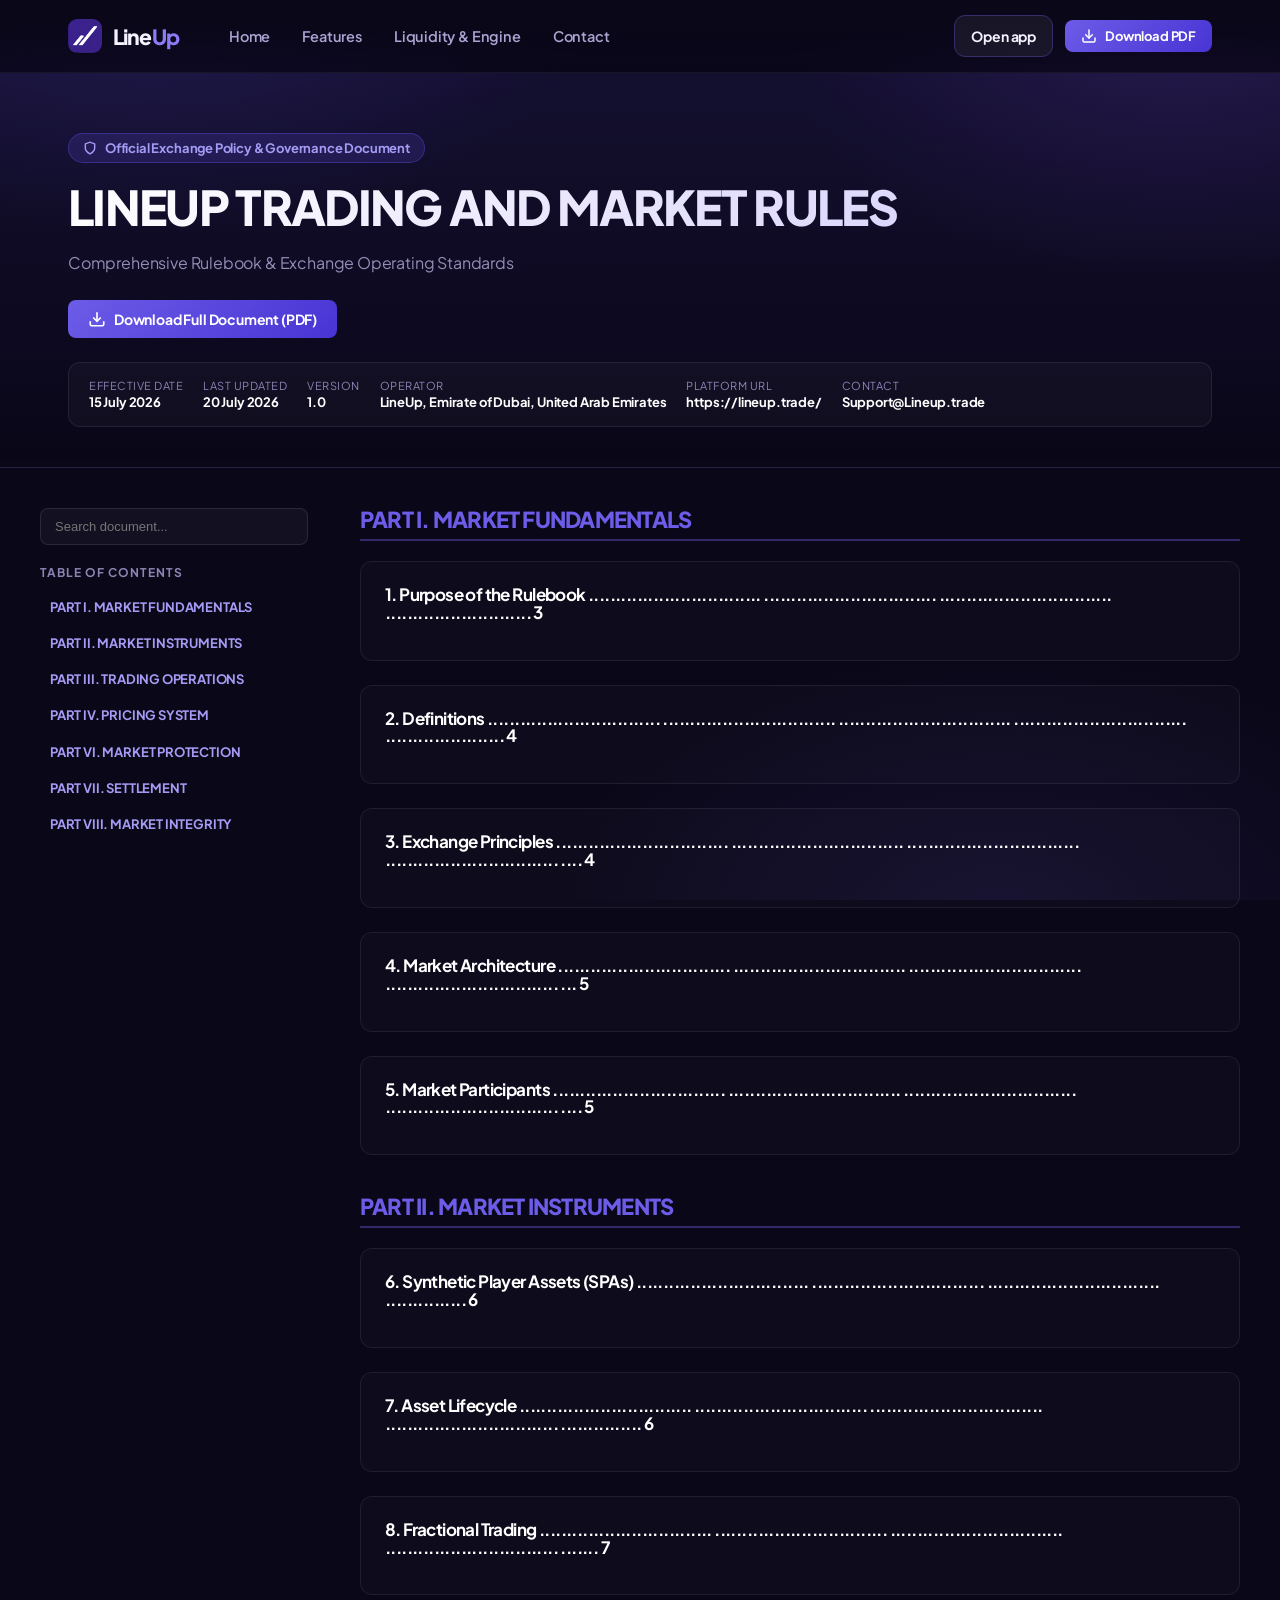
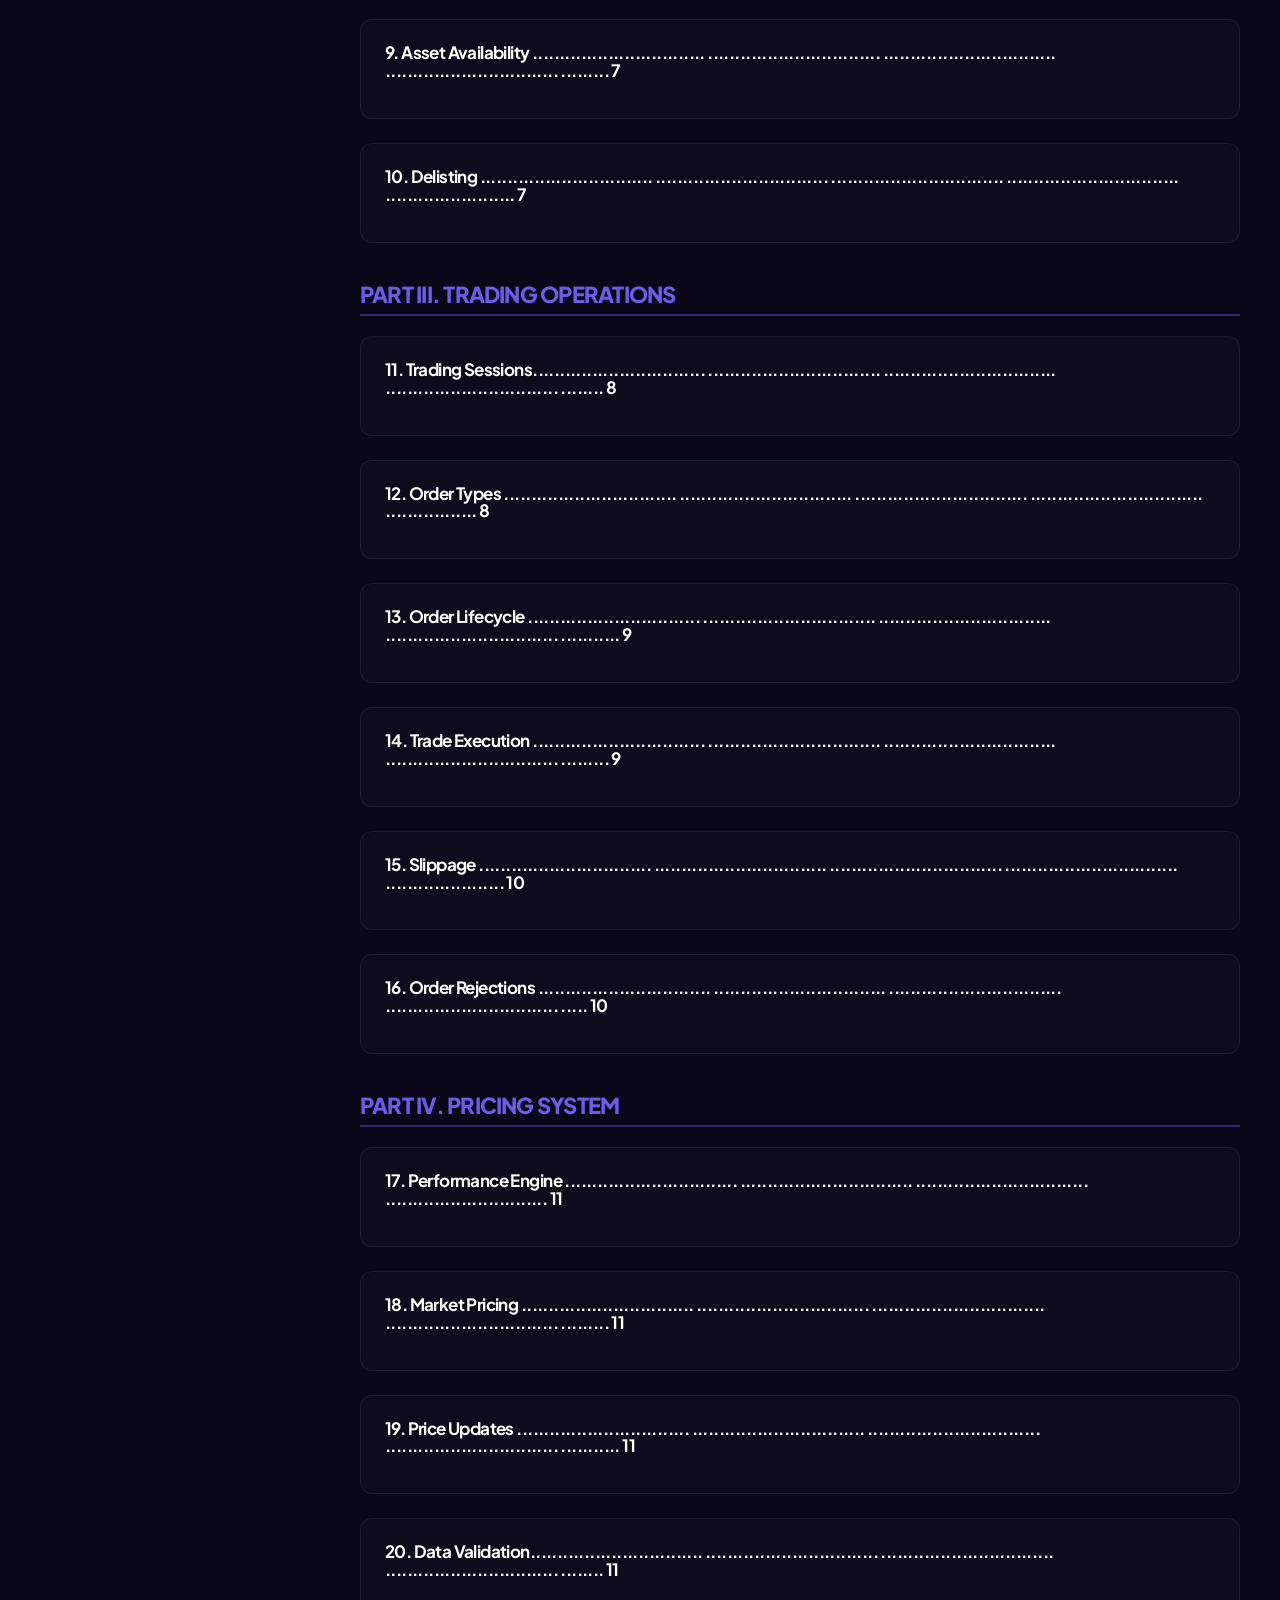
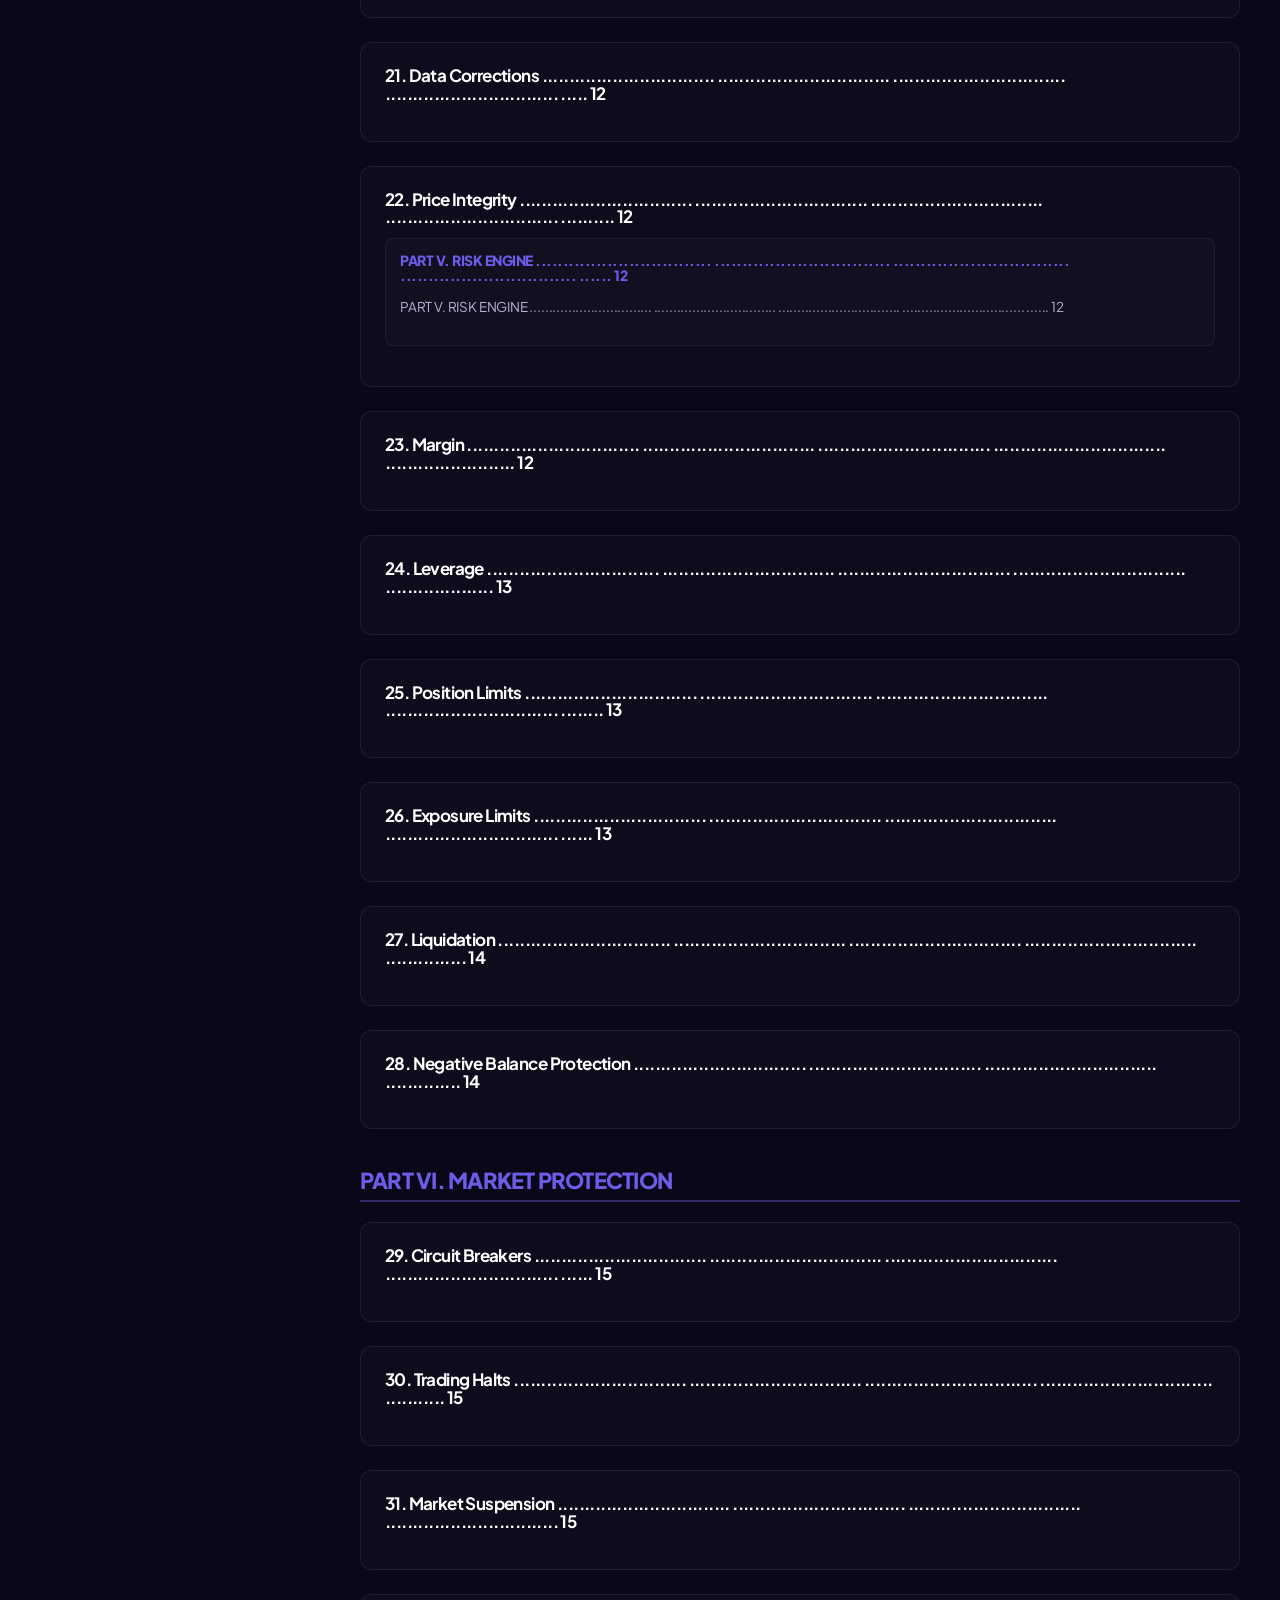
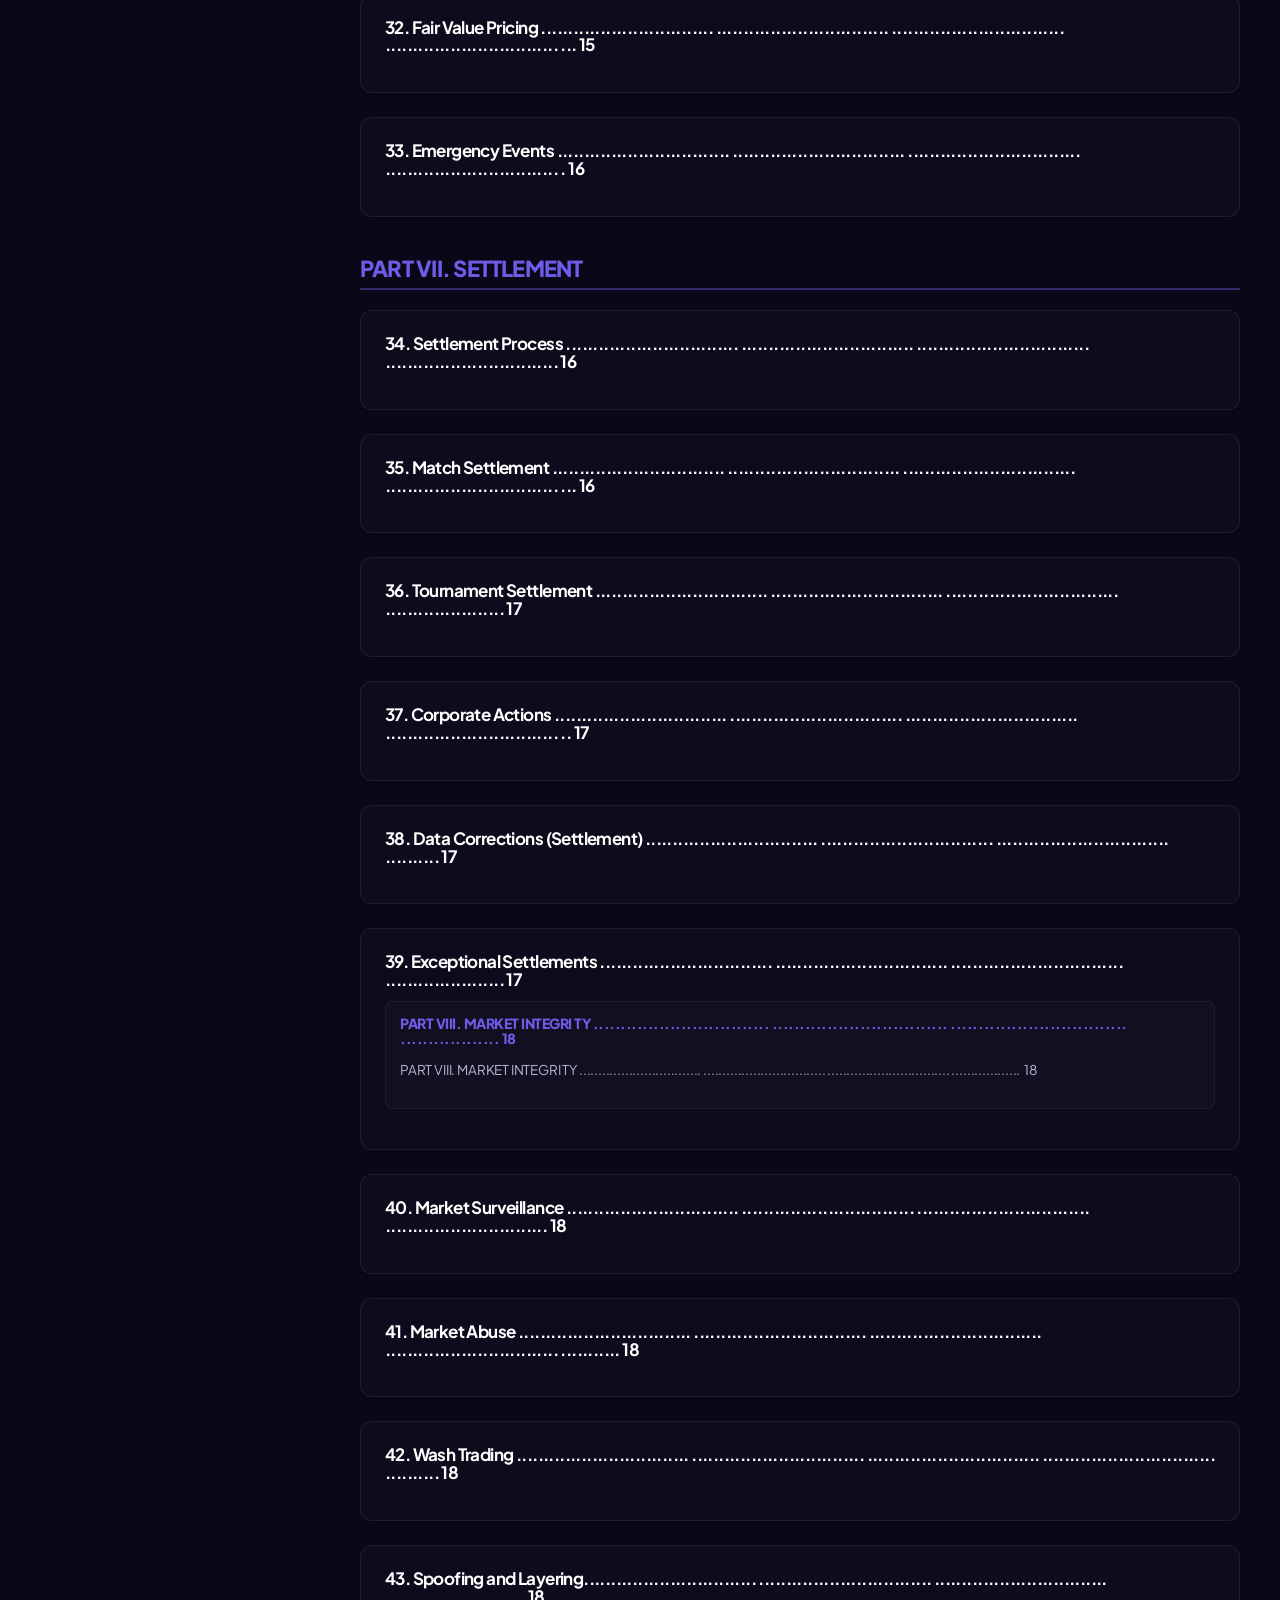
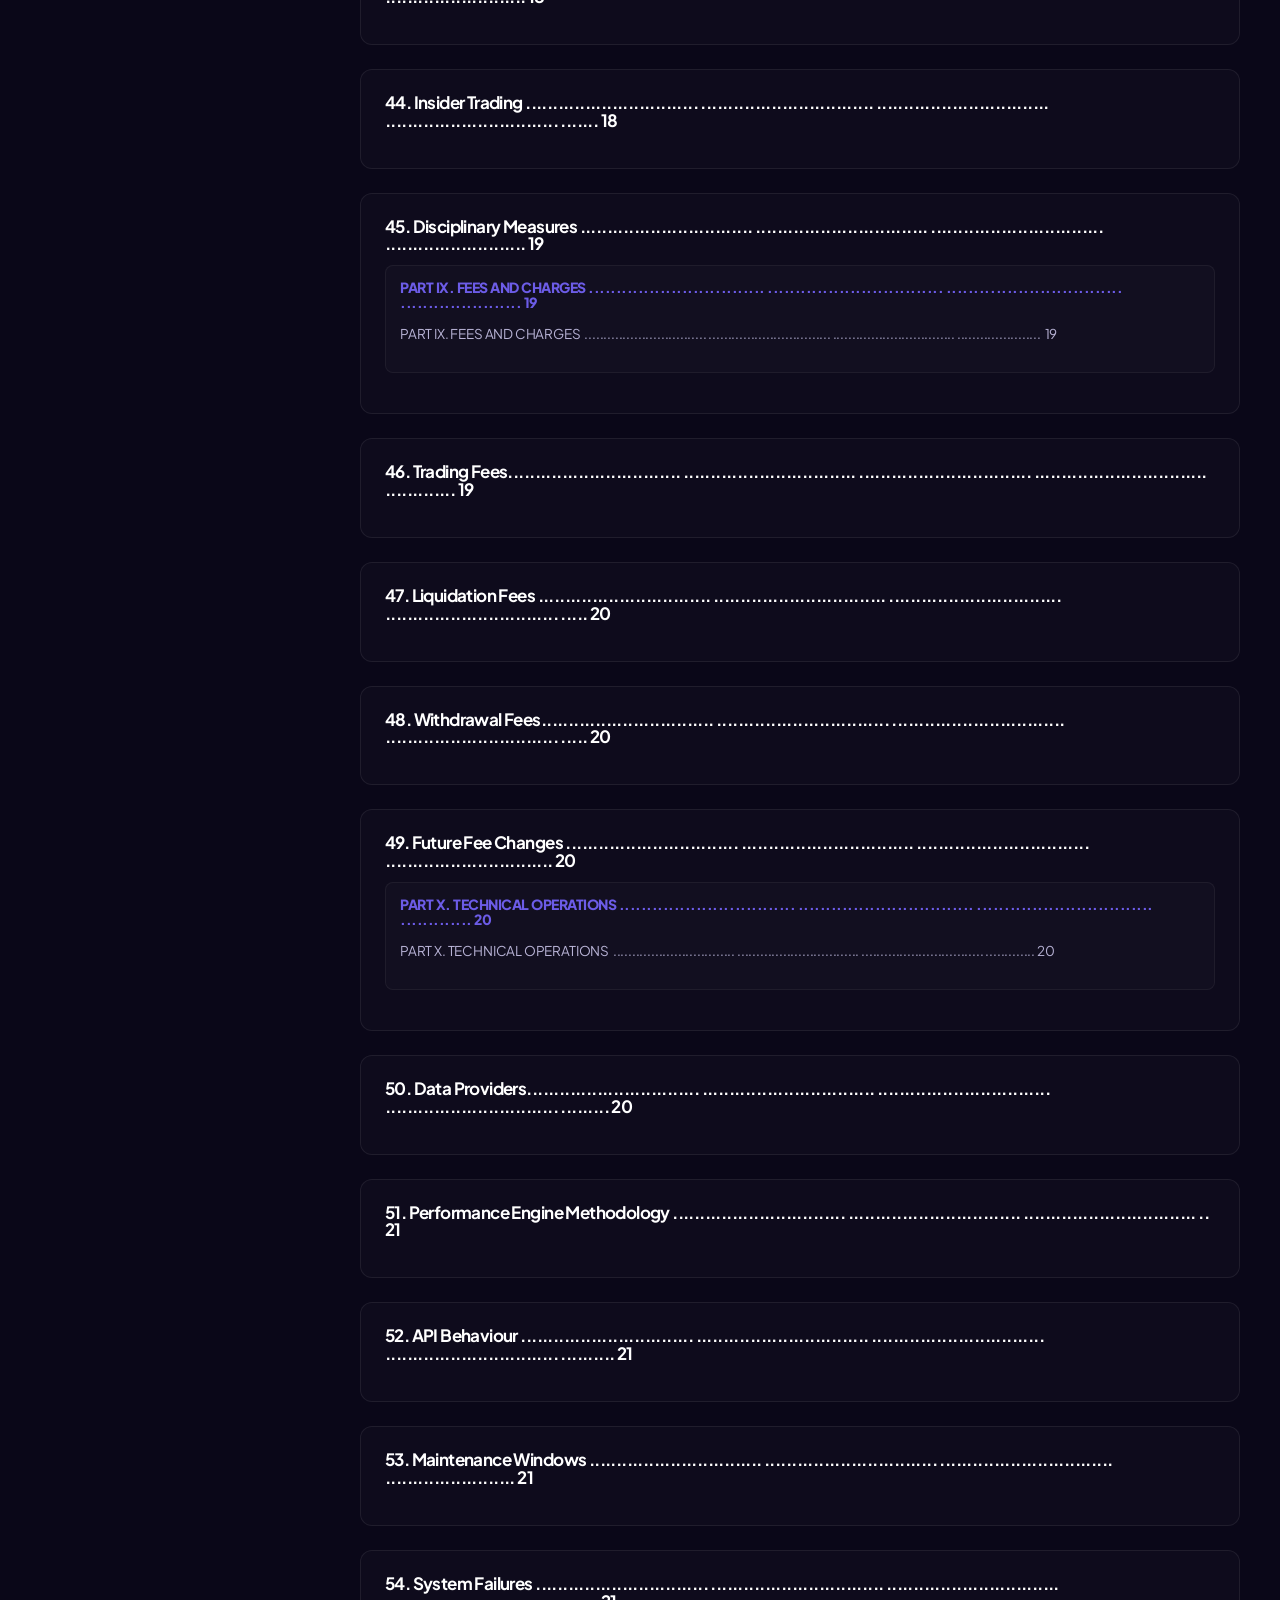
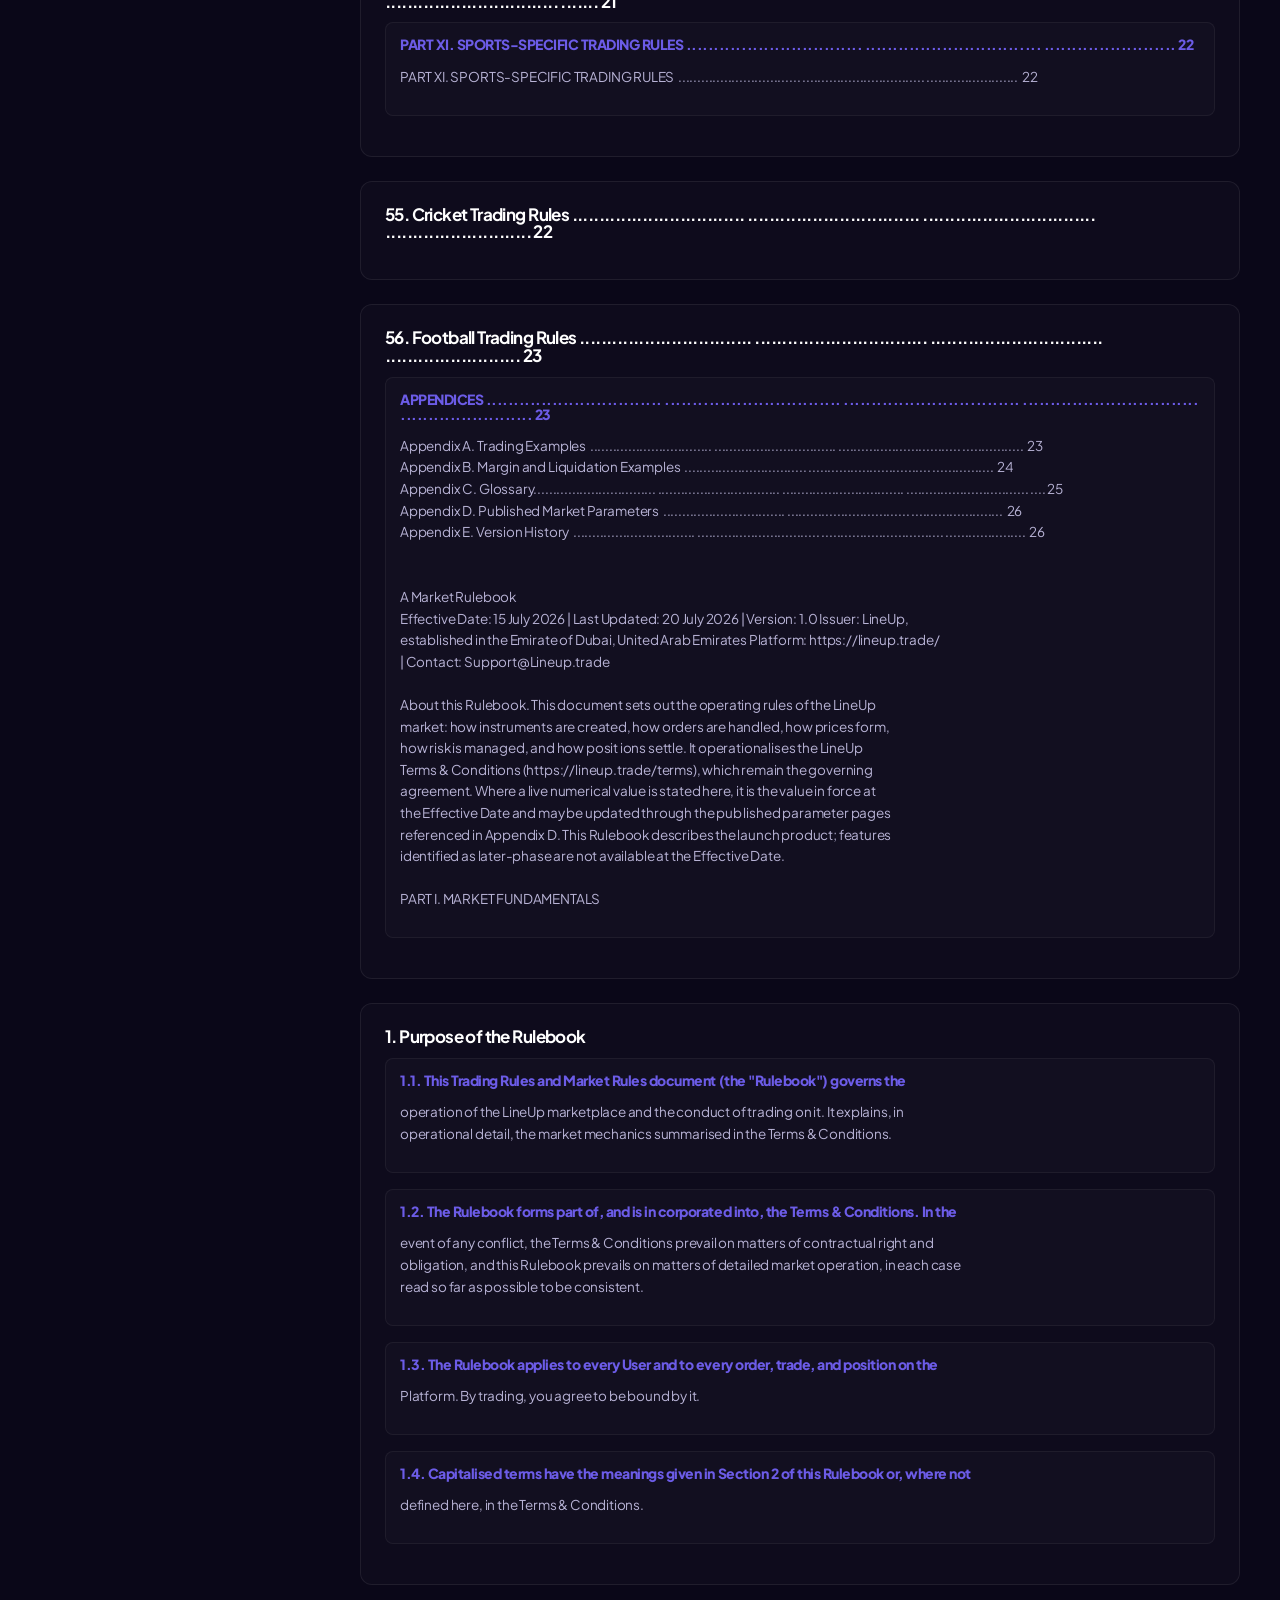
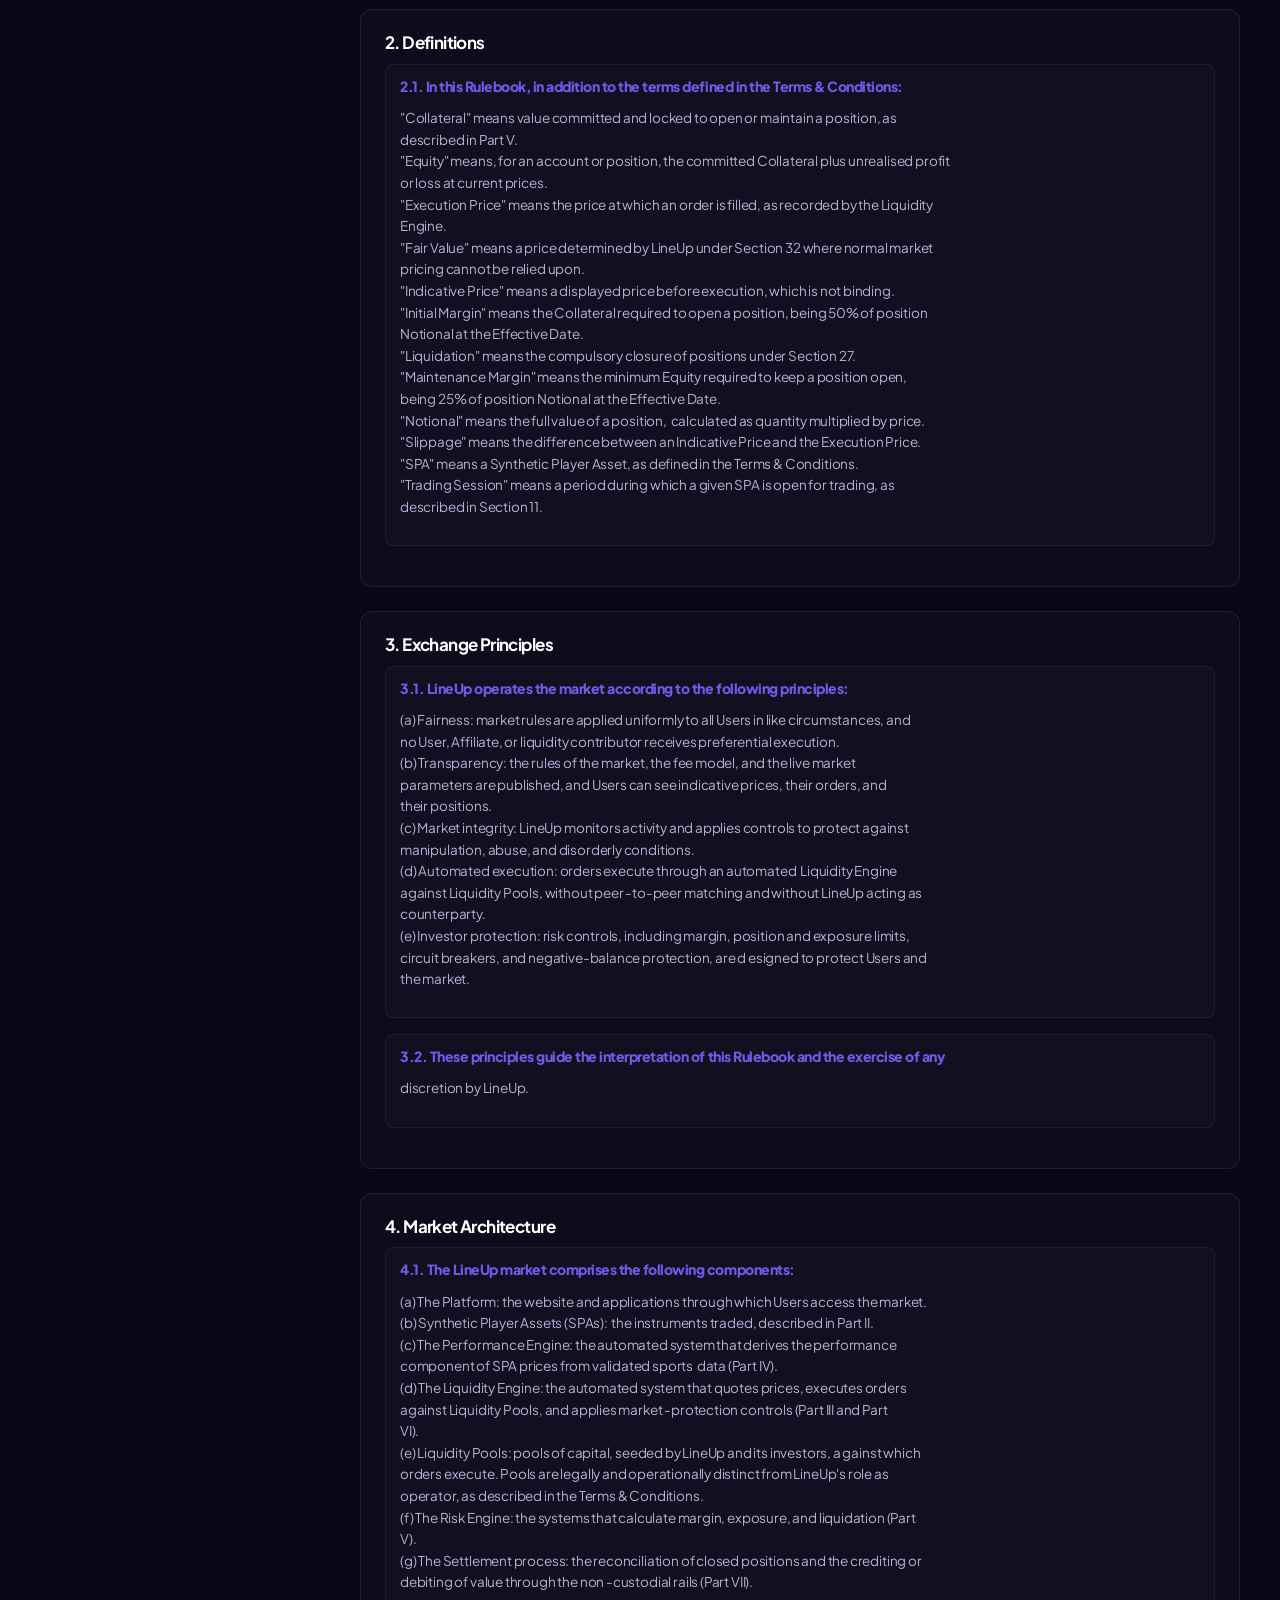
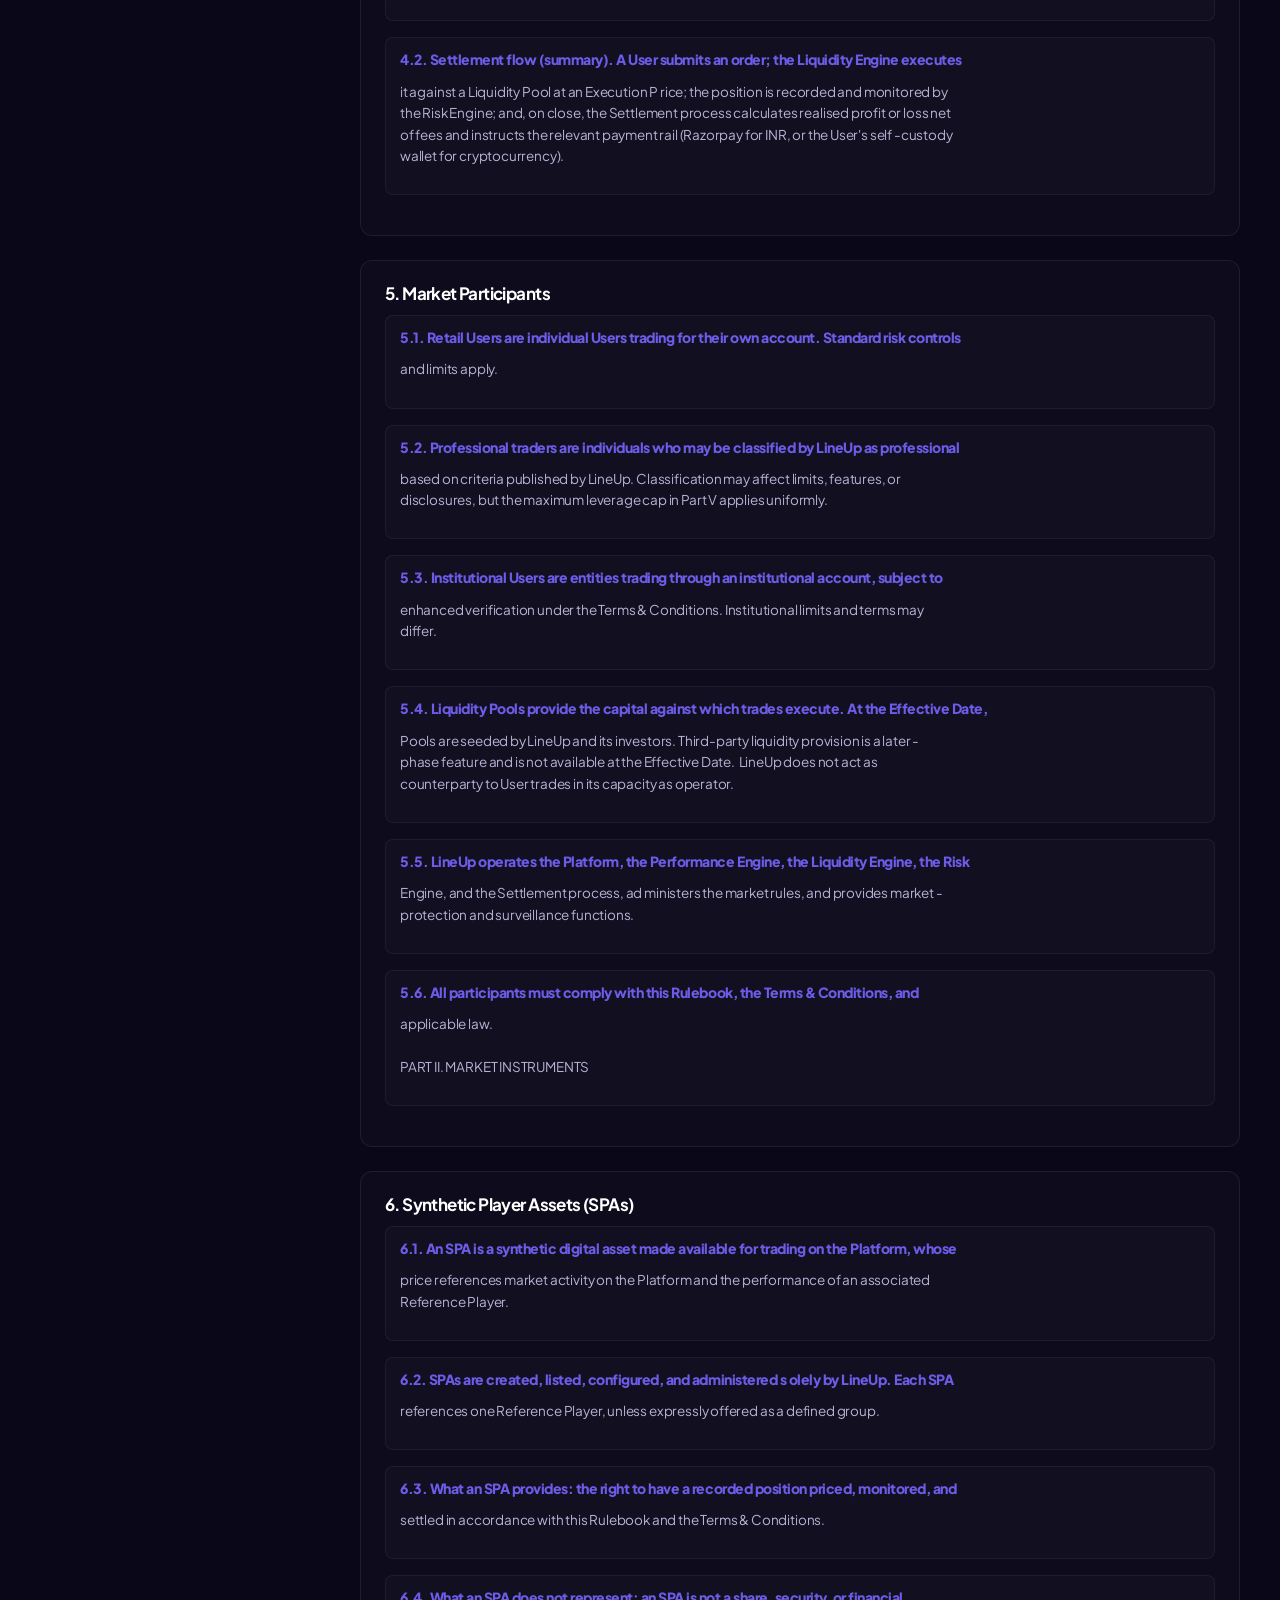
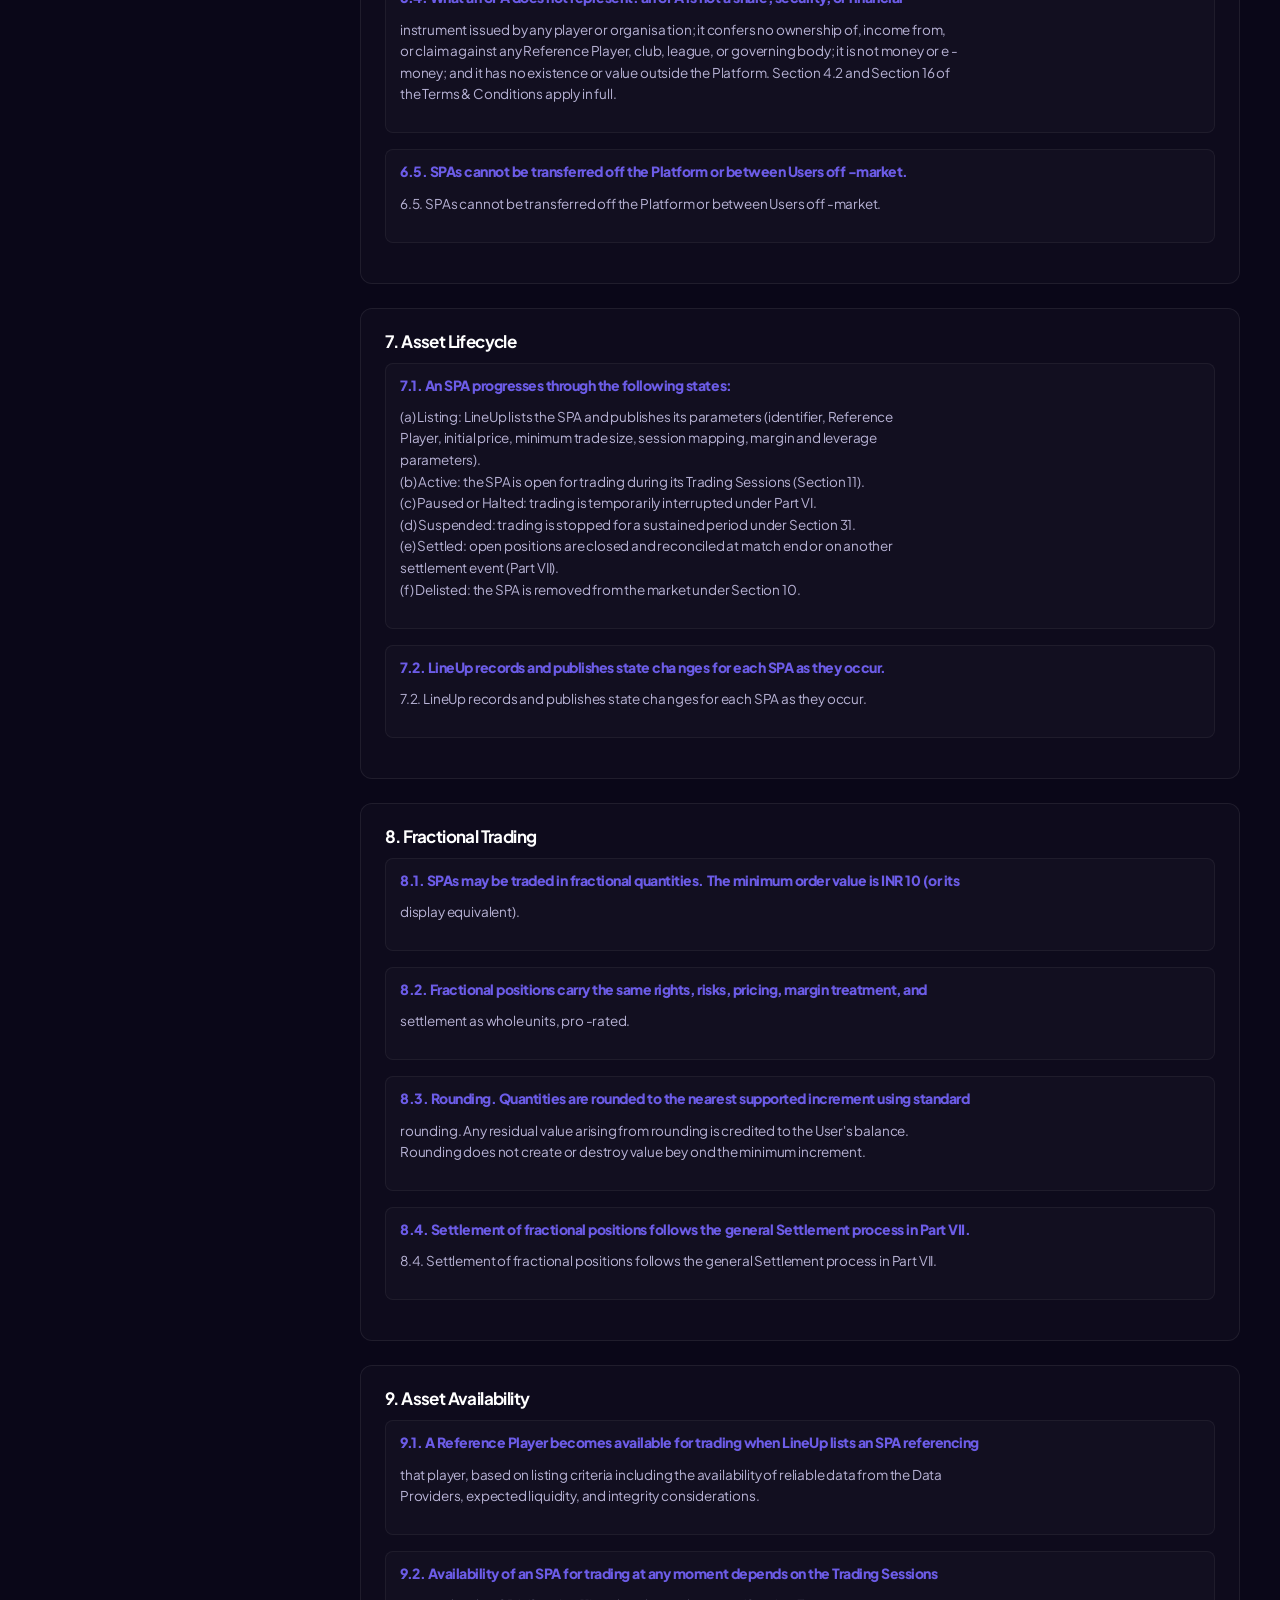
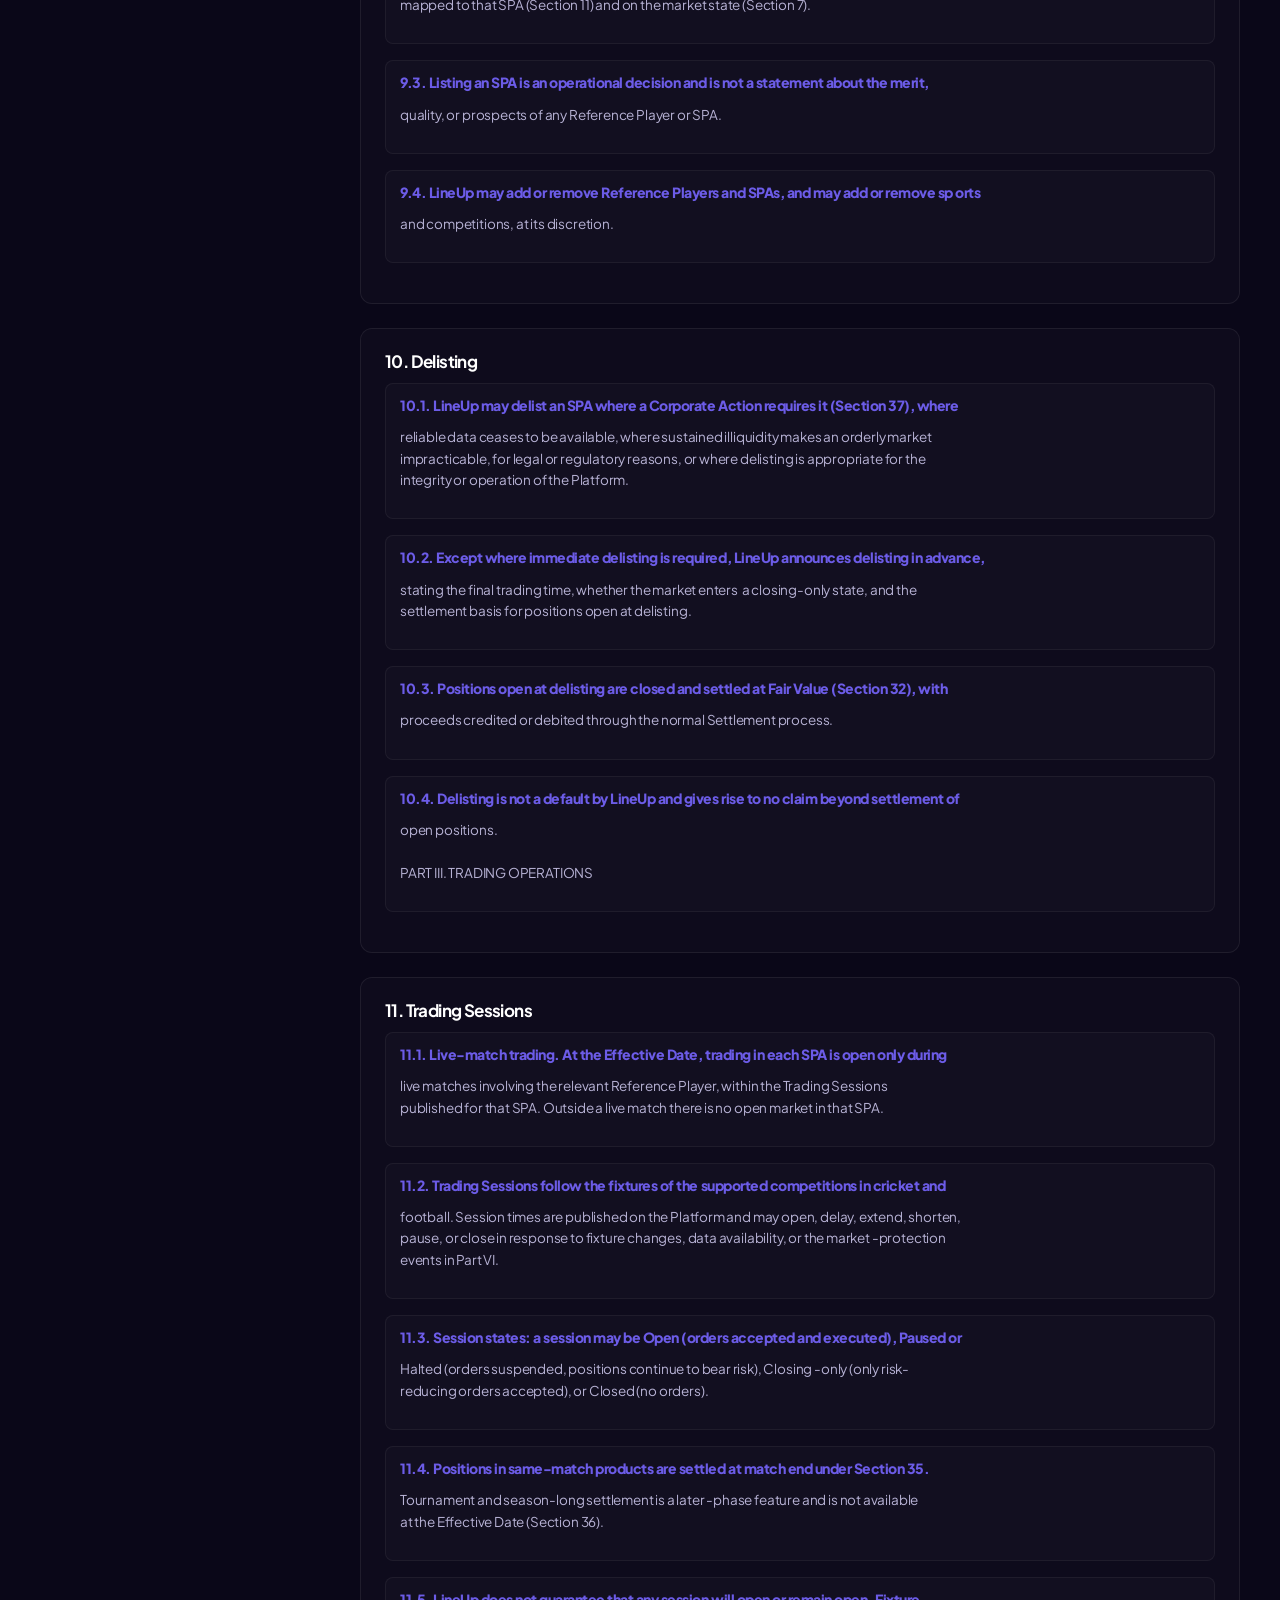
<file: trading-rules.html>
<!DOCTYPE html>
<html lang="en">
<head>
<meta charset="UTF-8" />
<meta name="viewport" content="width=device-width, initial-scale=1.0" />
<title>LINEUP TRADING AND MARKET RULES · LineUp</title>
<link rel="preconnect" href="https://fonts.googleapis.com" />
<link rel="preconnect" href="https://fonts.gstatic.com" crossorigin />
<link href="https://fonts.googleapis.com/css2?family=Plus+Jakarta+Sans:wght@400;500;600;700;800&family=Space+Grotesk:wght@400;500;600;700" rel="stylesheet" />
<link rel="stylesheet" href="site.css" />
<link rel="icon" type="image/png" href="favicon.png" />
<style>
  .terms-hero {
    padding: 60px 0 40px;
    background: linear-gradient(180deg, rgba(91, 75, 214, 0.12) 0%, rgba(10, 7, 24, 0) 100%);
    border-bottom: 1px solid var(--border-color, rgba(255, 255, 255, 0.08));
  }
  .terms-badge {
    display: inline-flex;
    align-items: center;
    gap: 8px;
    padding: 6px 14px;
    background: rgba(91, 75, 214, 0.2);
    border: 1px solid rgba(91, 75, 214, 0.4);
    border-radius: 20px;
    color: #a59bf4;
    font-size: 13px;
    font-weight: 700;
    margin-bottom: 16px;
  }
  .terms-title {
    font-size: clamp(28px, 4.5vw, 48px);
    font-weight: 800;
    line-height: 1.15;
    margin-bottom: 12px;
    background: linear-gradient(135deg, #ffffff 0%, #cfc9fa 100%);
    -webkit-background-clip: text;
    -webkit-text-fill-color: transparent;
  }
  .terms-subtitle {
    font-size: 16px;
    color: var(--text-muted, #938eb4);
    max-width: 680px;
    line-height: 1.6;
    margin-bottom: 24px;
  }
  .meta-grid {
    display: flex;
    flex-wrap: wrap;
    gap: 20px;
    margin-top: 20px;
    padding: 16px 20px;
    background: rgba(255, 255, 255, 0.03);
    border: 1px solid rgba(255, 255, 255, 0.08);
    border-radius: 12px;
    font-size: 13px;
  }
  .meta-item {
    display: flex;
    flex-direction: column;
    gap: 2px;
  }
  .meta-item span.label {
    color: #8b85b4;
    font-size: 11px;
    text-transform: uppercase;
    letter-spacing: 0.5px;
  }
  .meta-item span.val {
    color: #ffffff;
    font-weight: 700;
  }

  .terms-layout {
    display: grid;
    grid-template-columns: 280px 1fr;
    gap: 40px;
    padding: 40px 0 80px;
  }
  @media (max-width: 900px) {
    .terms-layout {
      grid-template-columns: 1fr;
    }
    .terms-sidebar {
      position: static !important;
      max-height: none !important;
    }
  }

  .terms-sidebar {
    position: sticky;
    top: 90px;
    max-height: calc(100vh - 120px);
    overflow-y: auto;
    padding-right: 12px;
  }
  .terms-sidebar::-webkit-scrollbar {
    width: 4px;
  }
  .terms-sidebar::-webkit-scrollbar-thumb {
    background: rgba(255, 255, 255, 0.15);
    border-radius: 4px;
  }

  .toc-title {
    font-size: 12px;
    text-transform: uppercase;
    letter-spacing: 1px;
    color: #8b85b4;
    font-weight: 700;
    margin-bottom: 12px;
  }
  .toc-list {
    display: flex;
    flex-direction: column;
    gap: 6px;
  }
  .toc-link {
    color: #a099c7;
    font-size: 13px;
    text-decoration: none;
    padding: 6px 10px;
    border-radius: 6px;
    transition: all 0.2s ease;
    display: block;
    line-height: 1.4;
  }
  .toc-link:hover, .toc-link.active {
    background: rgba(108, 92, 231, 0.15);
    color: #fff;
  }

  .search-box {
    margin-bottom: 20px;
  }
  .search-box input {
    width: 100%;
    padding: 10px 14px;
    background: rgba(255, 255, 255, 0.04);
    border: 1px solid rgba(255, 255, 255, 0.1);
    border-radius: 8px;
    color: #fff;
    font-size: 13px;
    outline: none;
  }
  .search-box input:focus {
    border-color: #6c5ce7;
  }

  .section-card {
    background: rgba(255, 255, 255, 0.02);
    border: 1px solid rgba(255, 255, 255, 0.07);
    border-radius: 12px;
    padding: 24px;
    margin-bottom: 24px;
  }

  .download-btn {
    display: inline-flex;
    align-items: center;
    gap: 8px;
    padding: 10px 20px;
    background: linear-gradient(135deg, #6c5ce7 0%, #4834d4 100%);
    color: #fff;
    font-weight: 700;
    font-size: 14px;
    border-radius: 8px;
    text-decoration: none;
    transition: transform 0.2s ease, box-shadow 0.2s ease;
  }
  .download-btn:hover {
    transform: translateY(-2px);
    box-shadow: 0 6px 22px rgba(108, 92, 231, 0.5);
  }
</style>
</head>
<body data-page="legal">
<div class="page-bg"></div>

<!-- ============ NAV ============ -->
<header class="nav">
  <div class="container nav-inner">
    <a class="brand" href="index.html" aria-label="LineUp home">
      <img src="logo.png" alt="LineUp" width="34" height="34" style="border-radius: 9px;" />
      <span class="wordmark">Line<b>Up</b></span>
    </a>
    <nav class="nav-links">
      <a href="index.html">Home</a>
      <a href="Features.html">Features</a>
      <a href="Liquidity-Engine.html">Liquidity &amp; Engine</a>
      <a href="Contact.html">Contact</a>
    </nav>
    <div class="nav-right">
      <a class="btn btn-ghost btn-sm" href="https://app.lineup.trade/sport-select">Open app</a>
      <a class="download-btn" href="LineUp_Trading_and_Market_Rules.pdf" download="LineUp_Trading_and_Market_Rules.pdf" style="padding: 8px 16px; font-size: 13px;">
        <svg width="16" height="16" viewBox="0 0 24 24" fill="none" stroke="currentColor" stroke-width="2.2" stroke-linecap="round" stroke-linejoin="round"><path d="M21 15v4a2 2 0 0 1-2 2H5a2 2 0 0 1-2-2v-4"/><polyline points="7 10 12 15 17 10"/><line x1="12" y1="15" x2="12" y2="3"/></svg>
        Download PDF
      </a>
    </div>
  </div>
</header>

<!-- ============ HERO ============ -->
<section class="terms-hero">
  <div class="container">
    <div class="terms-badge">
      <svg width="14" height="14" viewBox="0 0 24 24" fill="none" stroke="currentColor" stroke-width="2.5"><path d="M12 22s8-4 8-10V5l-8-3-8 3v7c0 6 8 10 8 10z"/></svg>
      Official Exchange Policy & Governance Document
    </div>
    <h1 class="terms-title">LINEUP TRADING AND MARKET RULES</h1>
    <p class="terms-subtitle">Comprehensive Rulebook & Exchange Operating Standards</p>
    
    <div style="display: flex; gap: 16px; align-items: center; flex-wrap: wrap; margin-bottom: 24px;">
      <a class="download-btn" href="LineUp_Trading_and_Market_Rules.pdf" download="LineUp_Trading_and_Market_Rules.pdf">
        <svg width="18" height="18" viewBox="0 0 24 24" fill="none" stroke="currentColor" stroke-width="2.2"><path d="M21 15v4a2 2 0 0 1-2 2H5a2 2 0 0 1-2-2v-4"/><polyline points="7 10 12 15 17 10"/><line x1="12" y1="15" x2="12" y2="3"/></svg>
        Download Full Document (PDF)
      </a>
    </div>

    <div class="meta-grid">
      <div class="meta-item"><span class="label">Effective Date</span><span class="val">15 July 2026</span></div>
      <div class="meta-item"><span class="label">Last Updated</span><span class="val">20 July 2026</span></div>
      <div class="meta-item"><span class="label">Version</span><span class="val">1.0</span></div>
      <div class="meta-item"><span class="label">Operator</span><span class="val">LineUp, Emirate of Dubai, United Arab Emirates</span></div>
      <div class="meta-item"><span class="label">Platform URL</span><span class="val">https://lineup.trade/</span></div>
      <div class="meta-item"><span class="label">Contact</span><span class="val">Support@Lineup.trade</span></div>
    </div>
  </div>
</section>

<!-- ============ MAIN CONTENT LAYOUT ============ -->
<div class="container terms-layout">
  <aside class="terms-sidebar">
    <div class="search-box">
      <input type="text" id="terms-search" placeholder="Search document..." />
    </div>
    <div class="toc-title">Table of Contents</div>
    <div class="toc-list">
      <a href="#Part 1" class="toc-link" style="font-weight: 700; color: #a59bf4;">PART I. MARKET FUNDAMENTALS</a><a href="#Part 2" class="toc-link" style="font-weight: 700; color: #a59bf4;">PART II. MARKET INSTRUMENTS</a><a href="#Part 3" class="toc-link" style="font-weight: 700; color: #a59bf4;">PART III. TRADING OPERATIONS</a><a href="#Part 4" class="toc-link" style="font-weight: 700; color: #a59bf4;">PART IV. PRICING SYSTEM</a><a href="#Part 6" class="toc-link" style="font-weight: 700; color: #a59bf4;">PART VI. MARKET PROTECTION</a><a href="#Part 7" class="toc-link" style="font-weight: 700; color: #a59bf4;">PART VII. SETTLEMENT</a><a href="#Part 8" class="toc-link" style="font-weight: 700; color: #a59bf4;">PART VIII. MARKET INTEGRITY</a>
    </div>
  </aside>

  <main class="terms-body">
    
            <div id="Part 1" style="margin-bottom: 40px;">
                <h2 style="font-size: 22px; font-weight: 800; color: #6c5ce7; margin-bottom: 16px; padding-bottom: 8px; border-bottom: 2px solid rgba(108, 92, 231, 0.4);">PART I. MARKET FUNDAMENTALS</h2>
                
                <div class="section-card" id="sec-1" style="margin-top: 20px;">
                    <h4 style="font-size: 17px; font-weight: 700; color: #fff; margin-bottom: 12px;">1. Purpose of the Rulebook  ................................ ................................ ................................ ...........................  3</h4>
                    <p style="color: #b8b3d6; font-size: 14px; line-height: 1.6; white-space: pre-wrap;"></p>
                </div>
                
                <div class="section-card" id="sec-2" style="margin-top: 20px;">
                    <h4 style="font-size: 17px; font-weight: 700; color: #fff; margin-bottom: 12px;">2. Definitions ................................ ................................ ................................ ................................ ......................  4</h4>
                    <p style="color: #b8b3d6; font-size: 14px; line-height: 1.6; white-space: pre-wrap;"></p>
                </div>
                
                <div class="section-card" id="sec-3" style="margin-top: 20px;">
                    <h4 style="font-size: 17px; font-weight: 700; color: #fff; margin-bottom: 12px;">3. Exchange Principles  ................................ ................................ ................................ ................................ .... 4</h4>
                    <p style="color: #b8b3d6; font-size: 14px; line-height: 1.6; white-space: pre-wrap;"></p>
                </div>
                
                <div class="section-card" id="sec-4" style="margin-top: 20px;">
                    <h4 style="font-size: 17px; font-weight: 700; color: #fff; margin-bottom: 12px;">4. Market Architecture ................................ ................................ ................................ ................................ ... 5</h4>
                    <p style="color: #b8b3d6; font-size: 14px; line-height: 1.6; white-space: pre-wrap;"></p>
                </div>
                
                <div class="section-card" id="sec-5" style="margin-top: 20px;">
                    <h4 style="font-size: 17px; font-weight: 700; color: #fff; margin-bottom: 12px;">5. Market Participants  ................................ ................................ ................................ ................................ .... 5</h4>
                    <p style="color: #b8b3d6; font-size: 14px; line-height: 1.6; white-space: pre-wrap;"></p>
                </div>
                
            </div>
            
            <div id="Part 2" style="margin-bottom: 40px;">
                <h2 style="font-size: 22px; font-weight: 800; color: #6c5ce7; margin-bottom: 16px; padding-bottom: 8px; border-bottom: 2px solid rgba(108, 92, 231, 0.4);">PART II. MARKET INSTRUMENTS</h2>
                
                <div class="section-card" id="sec-6" style="margin-top: 20px;">
                    <h4 style="font-size: 17px; font-weight: 700; color: #fff; margin-bottom: 12px;">6. Synthetic Player Assets (SPAs)  ................................ ................................ ................................ ............... 6</h4>
                    <p style="color: #b8b3d6; font-size: 14px; line-height: 1.6; white-space: pre-wrap;"></p>
                </div>
                
                <div class="section-card" id="sec-7" style="margin-top: 20px;">
                    <h4 style="font-size: 17px; font-weight: 700; color: #fff; margin-bottom: 12px;">7. Asset Lifecycle ................................ ................................ ................................ ................................ ............... 6</h4>
                    <p style="color: #b8b3d6; font-size: 14px; line-height: 1.6; white-space: pre-wrap;"></p>
                </div>
                
                <div class="section-card" id="sec-8" style="margin-top: 20px;">
                    <h4 style="font-size: 17px; font-weight: 700; color: #fff; margin-bottom: 12px;">8. Fractional Trading ................................ ................................ ................................ ................................ ....... 7</h4>
                    <p style="color: #b8b3d6; font-size: 14px; line-height: 1.6; white-space: pre-wrap;"></p>
                </div>
                
                <div class="section-card" id="sec-9" style="margin-top: 20px;">
                    <h4 style="font-size: 17px; font-weight: 700; color: #fff; margin-bottom: 12px;">9. Asset Availability ................................ ................................ ................................ ................................ ......... 7</h4>
                    <p style="color: #b8b3d6; font-size: 14px; line-height: 1.6; white-space: pre-wrap;"></p>
                </div>
                
                <div class="section-card" id="sec-10" style="margin-top: 20px;">
                    <h4 style="font-size: 17px; font-weight: 700; color: #fff; margin-bottom: 12px;">10. Delisting ................................ ................................ ................................ ................................ ........................  7</h4>
                    <p style="color: #b8b3d6; font-size: 14px; line-height: 1.6; white-space: pre-wrap;"></p>
                </div>
                
            </div>
            
            <div id="Part 3" style="margin-bottom: 40px;">
                <h2 style="font-size: 22px; font-weight: 800; color: #6c5ce7; margin-bottom: 16px; padding-bottom: 8px; border-bottom: 2px solid rgba(108, 92, 231, 0.4);">PART III. TRADING OPERATIONS</h2>
                
                <div class="section-card" id="sec-11" style="margin-top: 20px;">
                    <h4 style="font-size: 17px; font-weight: 700; color: #fff; margin-bottom: 12px;">11. Trading Sessions................................ ................................ ................................ ................................ ........ 8</h4>
                    <p style="color: #b8b3d6; font-size: 14px; line-height: 1.6; white-space: pre-wrap;"></p>
                </div>
                
                <div class="section-card" id="sec-12" style="margin-top: 20px;">
                    <h4 style="font-size: 17px; font-weight: 700; color: #fff; margin-bottom: 12px;">12. Order Types ................................ ................................ ................................ ................................ .................  8</h4>
                    <p style="color: #b8b3d6; font-size: 14px; line-height: 1.6; white-space: pre-wrap;"></p>
                </div>
                
                <div class="section-card" id="sec-13" style="margin-top: 20px;">
                    <h4 style="font-size: 17px; font-weight: 700; color: #fff; margin-bottom: 12px;">13. Order Lifecycle ................................ ................................ ................................ ................................ ........... 9</h4>
                    <p style="color: #b8b3d6; font-size: 14px; line-height: 1.6; white-space: pre-wrap;"></p>
                </div>
                
                <div class="section-card" id="sec-14" style="margin-top: 20px;">
                    <h4 style="font-size: 17px; font-weight: 700; color: #fff; margin-bottom: 12px;">14. Trade Execution ................................ ................................ ................................ ................................ ......... 9</h4>
                    <p style="color: #b8b3d6; font-size: 14px; line-height: 1.6; white-space: pre-wrap;"></p>
                </div>
                
                <div class="section-card" id="sec-15" style="margin-top: 20px;">
                    <h4 style="font-size: 17px; font-weight: 700; color: #fff; margin-bottom: 12px;">15. Slippage ................................ ................................ ................................ ................................ ......................  10</h4>
                    <p style="color: #b8b3d6; font-size: 14px; line-height: 1.6; white-space: pre-wrap;"></p>
                </div>
                
                <div class="section-card" id="sec-16" style="margin-top: 20px;">
                    <h4 style="font-size: 17px; font-weight: 700; color: #fff; margin-bottom: 12px;">16. Order Rejections ................................ ................................ ................................ ................................ ..... 10</h4>
                    <p style="color: #b8b3d6; font-size: 14px; line-height: 1.6; white-space: pre-wrap;"></p>
                </div>
                
            </div>
            
            <div id="Part 4" style="margin-bottom: 40px;">
                <h2 style="font-size: 22px; font-weight: 800; color: #6c5ce7; margin-bottom: 16px; padding-bottom: 8px; border-bottom: 2px solid rgba(108, 92, 231, 0.4);">PART IV. PRICING SYSTEM</h2>
                
                <div class="section-card" id="sec-17" style="margin-top: 20px;">
                    <h4 style="font-size: 17px; font-weight: 700; color: #fff; margin-bottom: 12px;">17. Performance Engine ................................ ................................ ................................ ..............................  11</h4>
                    <p style="color: #b8b3d6; font-size: 14px; line-height: 1.6; white-space: pre-wrap;"></p>
                </div>
                
                <div class="section-card" id="sec-18" style="margin-top: 20px;">
                    <h4 style="font-size: 17px; font-weight: 700; color: #fff; margin-bottom: 12px;">18. Market Pricing ................................ ................................ ................................ ................................ ......... 11</h4>
                    <p style="color: #b8b3d6; font-size: 14px; line-height: 1.6; white-space: pre-wrap;"></p>
                </div>
                
                <div class="section-card" id="sec-19" style="margin-top: 20px;">
                    <h4 style="font-size: 17px; font-weight: 700; color: #fff; margin-bottom: 12px;">19. Price Updates ................................ ................................ ................................ ................................ ........... 11</h4>
                    <p style="color: #b8b3d6; font-size: 14px; line-height: 1.6; white-space: pre-wrap;"></p>
                </div>
                
                <div class="section-card" id="sec-20" style="margin-top: 20px;">
                    <h4 style="font-size: 17px; font-weight: 700; color: #fff; margin-bottom: 12px;">20. Data Validation................................ ................................ ................................ ................................ ........ 11</h4>
                    <p style="color: #b8b3d6; font-size: 14px; line-height: 1.6; white-space: pre-wrap;"></p>
                </div>
                
                <div class="section-card" id="sec-21" style="margin-top: 20px;">
                    <h4 style="font-size: 17px; font-weight: 700; color: #fff; margin-bottom: 12px;">21. Data Corrections ................................ ................................ ................................ ................................ ..... 12</h4>
                    <p style="color: #b8b3d6; font-size: 14px; line-height: 1.6; white-space: pre-wrap;"></p>
                </div>
                
                <div class="section-card" id="sec-22" style="margin-top: 20px;">
                    <h4 style="font-size: 17px; font-weight: 700; color: #fff; margin-bottom: 12px;">22. Price Integrity ................................ ................................ ................................ ................................ .......... 12</h4>
                    
                        <div style="margin-bottom: 16px; padding: 14px; background: rgba(255,255,255,0.02); border-radius: 8px; border: 1px solid rgba(255,255,255,0.05);">
                            <h4 style="color: #6c5ce7; margin-bottom: 6px; font-size: 14px;">PART V. RISK ENGINE ................................ ................................ ................................ ................................ ...... 12</h4>
                            <p style="color: #b8b3d6; font-size: 13.5px; line-height: 1.6; white-space: pre-wrap;">PART V. RISK ENGINE ................................ ................................ ................................ ................................ ...... 12</p>
                        </div>
                        
                </div>
                
                <div class="section-card" id="sec-23" style="margin-top: 20px;">
                    <h4 style="font-size: 17px; font-weight: 700; color: #fff; margin-bottom: 12px;">23. Margin ................................ ................................ ................................ ................................ ........................  12</h4>
                    <p style="color: #b8b3d6; font-size: 14px; line-height: 1.6; white-space: pre-wrap;"></p>
                </div>
                
                <div class="section-card" id="sec-24" style="margin-top: 20px;">
                    <h4 style="font-size: 17px; font-weight: 700; color: #fff; margin-bottom: 12px;">24. Leverage ................................ ................................ ................................ ................................ ....................  13</h4>
                    <p style="color: #b8b3d6; font-size: 14px; line-height: 1.6; white-space: pre-wrap;"></p>
                </div>
                
                <div class="section-card" id="sec-25" style="margin-top: 20px;">
                    <h4 style="font-size: 17px; font-weight: 700; color: #fff; margin-bottom: 12px;">25. Position Limits ................................ ................................ ................................ ................................ ........ 13</h4>
                    <p style="color: #b8b3d6; font-size: 14px; line-height: 1.6; white-space: pre-wrap;"></p>
                </div>
                
                <div class="section-card" id="sec-26" style="margin-top: 20px;">
                    <h4 style="font-size: 17px; font-weight: 700; color: #fff; margin-bottom: 12px;">26. Exposure Limits ................................ ................................ ................................ ................................ ...... 13</h4>
                    <p style="color: #b8b3d6; font-size: 14px; line-height: 1.6; white-space: pre-wrap;"></p>
                </div>
                
                <div class="section-card" id="sec-27" style="margin-top: 20px;">
                    <h4 style="font-size: 17px; font-weight: 700; color: #fff; margin-bottom: 12px;">27. Liquidation ................................ ................................ ................................ ................................ ............... 14</h4>
                    <p style="color: #b8b3d6; font-size: 14px; line-height: 1.6; white-space: pre-wrap;"></p>
                </div>
                
                <div class="section-card" id="sec-28" style="margin-top: 20px;">
                    <h4 style="font-size: 17px; font-weight: 700; color: #fff; margin-bottom: 12px;">28. Negative Balance Protection  ................................ ................................ ................................ .............. 14</h4>
                    <p style="color: #b8b3d6; font-size: 14px; line-height: 1.6; white-space: pre-wrap;"></p>
                </div>
                
            </div>
            
            <div id="Part 6" style="margin-bottom: 40px;">
                <h2 style="font-size: 22px; font-weight: 800; color: #6c5ce7; margin-bottom: 16px; padding-bottom: 8px; border-bottom: 2px solid rgba(108, 92, 231, 0.4);">PART VI. MARKET PROTECTION</h2>
                
                <div class="section-card" id="sec-29" style="margin-top: 20px;">
                    <h4 style="font-size: 17px; font-weight: 700; color: #fff; margin-bottom: 12px;">29. Circuit Breakers ................................ ................................ ................................ ................................ ...... 15</h4>
                    <p style="color: #b8b3d6; font-size: 14px; line-height: 1.6; white-space: pre-wrap;"></p>
                </div>
                
                <div class="section-card" id="sec-30" style="margin-top: 20px;">
                    <h4 style="font-size: 17px; font-weight: 700; color: #fff; margin-bottom: 12px;">30. Trading Halts ................................ ................................ ................................ ................................ ........... 15</h4>
                    <p style="color: #b8b3d6; font-size: 14px; line-height: 1.6; white-space: pre-wrap;"></p>
                </div>
                
                <div class="section-card" id="sec-31" style="margin-top: 20px;">
                    <h4 style="font-size: 17px; font-weight: 700; color: #fff; margin-bottom: 12px;">31. Market Suspension ................................ ................................ ................................ ................................  15</h4>
                    <p style="color: #b8b3d6; font-size: 14px; line-height: 1.6; white-space: pre-wrap;"></p>
                </div>
                
                <div class="section-card" id="sec-32" style="margin-top: 20px;">
                    <h4 style="font-size: 17px; font-weight: 700; color: #fff; margin-bottom: 12px;">32. Fair Value Pricing ................................ ................................ ................................ ................................ ... 15</h4>
                    <p style="color: #b8b3d6; font-size: 14px; line-height: 1.6; white-space: pre-wrap;"></p>
                </div>
                
                <div class="section-card" id="sec-33" style="margin-top: 20px;">
                    <h4 style="font-size: 17px; font-weight: 700; color: #fff; margin-bottom: 12px;">33. Emergency Events  ................................ ................................ ................................ ................................ . 16</h4>
                    <p style="color: #b8b3d6; font-size: 14px; line-height: 1.6; white-space: pre-wrap;"></p>
                </div>
                
            </div>
            
            <div id="Part 7" style="margin-bottom: 40px;">
                <h2 style="font-size: 22px; font-weight: 800; color: #6c5ce7; margin-bottom: 16px; padding-bottom: 8px; border-bottom: 2px solid rgba(108, 92, 231, 0.4);">PART VII. SETTLEMENT</h2>
                
                <div class="section-card" id="sec-34" style="margin-top: 20px;">
                    <h4 style="font-size: 17px; font-weight: 700; color: #fff; margin-bottom: 12px;">34. Settlement Process ................................ ................................ ................................ ................................  16</h4>
                    <p style="color: #b8b3d6; font-size: 14px; line-height: 1.6; white-space: pre-wrap;"></p>
                </div>
                
                <div class="section-card" id="sec-35" style="margin-top: 20px;">
                    <h4 style="font-size: 17px; font-weight: 700; color: #fff; margin-bottom: 12px;">35. Match Settlement ................................ ................................ ................................ ................................ ... 16</h4>
                    <p style="color: #b8b3d6; font-size: 14px; line-height: 1.6; white-space: pre-wrap;"></p>
                </div>
                
                <div class="section-card" id="sec-36" style="margin-top: 20px;">
                    <h4 style="font-size: 17px; font-weight: 700; color: #fff; margin-bottom: 12px;">36. Tournament Settlement  ................................ ................................ ................................ ......................  17</h4>
                    <p style="color: #b8b3d6; font-size: 14px; line-height: 1.6; white-space: pre-wrap;"></p>
                </div>
                
                <div class="section-card" id="sec-37" style="margin-top: 20px;">
                    <h4 style="font-size: 17px; font-weight: 700; color: #fff; margin-bottom: 12px;">37. Corporate Actions ................................ ................................ ................................ ................................ .. 17</h4>
                    <p style="color: #b8b3d6; font-size: 14px; line-height: 1.6; white-space: pre-wrap;"></p>
                </div>
                
                <div class="section-card" id="sec-38" style="margin-top: 20px;">
                    <h4 style="font-size: 17px; font-weight: 700; color: #fff; margin-bottom: 12px;">38. Data Corrections (Settlement)  ................................ ................................ ................................ .......... 17</h4>
                    <p style="color: #b8b3d6; font-size: 14px; line-height: 1.6; white-space: pre-wrap;"></p>
                </div>
                
                <div class="section-card" id="sec-39" style="margin-top: 20px;">
                    <h4 style="font-size: 17px; font-weight: 700; color: #fff; margin-bottom: 12px;">39. Exceptional Settlements  ................................ ................................ ................................ ......................  17</h4>
                    
                        <div style="margin-bottom: 16px; padding: 14px; background: rgba(255,255,255,0.02); border-radius: 8px; border: 1px solid rgba(255,255,255,0.05);">
                            <h4 style="color: #6c5ce7; margin-bottom: 6px; font-size: 14px;">PART VIII. MARKET INTEGRI TY ................................ ................................ ................................ ..................  18</h4>
                            <p style="color: #b8b3d6; font-size: 13.5px; line-height: 1.6; white-space: pre-wrap;">PART VIII. MARKET INTEGRI TY ................................ ................................ ................................ ..................  18</p>
                        </div>
                        
                </div>
                
                <div class="section-card" id="sec-40" style="margin-top: 20px;">
                    <h4 style="font-size: 17px; font-weight: 700; color: #fff; margin-bottom: 12px;">40. Market Surveillance  ................................ ................................ ................................ ..............................  18</h4>
                    <p style="color: #b8b3d6; font-size: 14px; line-height: 1.6; white-space: pre-wrap;"></p>
                </div>
                
                <div class="section-card" id="sec-41" style="margin-top: 20px;">
                    <h4 style="font-size: 17px; font-weight: 700; color: #fff; margin-bottom: 12px;">41. Market Abuse ................................ ................................ ................................ ................................ ........... 18</h4>
                    <p style="color: #b8b3d6; font-size: 14px; line-height: 1.6; white-space: pre-wrap;"></p>
                </div>
                
                <div class="section-card" id="sec-42" style="margin-top: 20px;">
                    <h4 style="font-size: 17px; font-weight: 700; color: #fff; margin-bottom: 12px;">42. Wash Trading ................................ ................................ ................................ ................................ .......... 18</h4>
                    <p style="color: #b8b3d6; font-size: 14px; line-height: 1.6; white-space: pre-wrap;"></p>
                </div>
                
                <div class="section-card" id="sec-43" style="margin-top: 20px;">
                    <h4 style="font-size: 17px; font-weight: 700; color: #fff; margin-bottom: 12px;">43. Spoofing and Layering................................ ................................ ................................ ..........................  18</h4>
                    <p style="color: #b8b3d6; font-size: 14px; line-height: 1.6; white-space: pre-wrap;"></p>
                </div>
                
                <div class="section-card" id="sec-44" style="margin-top: 20px;">
                    <h4 style="font-size: 17px; font-weight: 700; color: #fff; margin-bottom: 12px;">44. Insider Trading ................................ ................................ ................................ ................................ ....... 18</h4>
                    <p style="color: #b8b3d6; font-size: 14px; line-height: 1.6; white-space: pre-wrap;"></p>
                </div>
                
                <div class="section-card" id="sec-45" style="margin-top: 20px;">
                    <h4 style="font-size: 17px; font-weight: 700; color: #fff; margin-bottom: 12px;">45. Disciplinary Measures  ................................ ................................ ................................ ..........................  19</h4>
                    
                        <div style="margin-bottom: 16px; padding: 14px; background: rgba(255,255,255,0.02); border-radius: 8px; border: 1px solid rgba(255,255,255,0.05);">
                            <h4 style="color: #6c5ce7; margin-bottom: 6px; font-size: 14px;">PART IX. FEES AND CHARGES  ................................ ................................ ................................ ......................  19</h4>
                            <p style="color: #b8b3d6; font-size: 13.5px; line-height: 1.6; white-space: pre-wrap;">PART IX. FEES AND CHARGES  ................................ ................................ ................................ ......................  19</p>
                        </div>
                        
                </div>
                
                <div class="section-card" id="sec-46" style="margin-top: 20px;">
                    <h4 style="font-size: 17px; font-weight: 700; color: #fff; margin-bottom: 12px;">46. Trading Fees................................ ................................ ................................ ................................ ............. 19</h4>
                    <p style="color: #b8b3d6; font-size: 14px; line-height: 1.6; white-space: pre-wrap;"></p>
                </div>
                
                <div class="section-card" id="sec-47" style="margin-top: 20px;">
                    <h4 style="font-size: 17px; font-weight: 700; color: #fff; margin-bottom: 12px;">47. Liquidation Fees ................................ ................................ ................................ ................................ ..... 20</h4>
                    <p style="color: #b8b3d6; font-size: 14px; line-height: 1.6; white-space: pre-wrap;"></p>
                </div>
                
                <div class="section-card" id="sec-48" style="margin-top: 20px;">
                    <h4 style="font-size: 17px; font-weight: 700; color: #fff; margin-bottom: 12px;">48. Withdrawal Fees................................ ................................ ................................ ................................ ..... 20</h4>
                    <p style="color: #b8b3d6; font-size: 14px; line-height: 1.6; white-space: pre-wrap;"></p>
                </div>
                
                <div class="section-card" id="sec-49" style="margin-top: 20px;">
                    <h4 style="font-size: 17px; font-weight: 700; color: #fff; margin-bottom: 12px;">49. Future Fee Changes ................................ ................................ ................................ ...............................  20</h4>
                    
                        <div style="margin-bottom: 16px; padding: 14px; background: rgba(255,255,255,0.02); border-radius: 8px; border: 1px solid rgba(255,255,255,0.05);">
                            <h4 style="color: #6c5ce7; margin-bottom: 6px; font-size: 14px;">PART X. TECHNICAL OPERATIONS  ................................ ................................ ................................ ............. 20</h4>
                            <p style="color: #b8b3d6; font-size: 13.5px; line-height: 1.6; white-space: pre-wrap;">PART X. TECHNICAL OPERATIONS  ................................ ................................ ................................ ............. 20</p>
                        </div>
                        
                </div>
                
                <div class="section-card" id="sec-50" style="margin-top: 20px;">
                    <h4 style="font-size: 17px; font-weight: 700; color: #fff; margin-bottom: 12px;">50. Data Providers................................ ................................ ................................ ................................ ......... 20</h4>
                    <p style="color: #b8b3d6; font-size: 14px; line-height: 1.6; white-space: pre-wrap;"></p>
                </div>
                
                <div class="section-card" id="sec-51" style="margin-top: 20px;">
                    <h4 style="font-size: 17px; font-weight: 700; color: #fff; margin-bottom: 12px;">51. Performance Engine Methodology  ................................ ................................ ................................ .. 21</h4>
                    <p style="color: #b8b3d6; font-size: 14px; line-height: 1.6; white-space: pre-wrap;"></p>
                </div>
                
                <div class="section-card" id="sec-52" style="margin-top: 20px;">
                    <h4 style="font-size: 17px; font-weight: 700; color: #fff; margin-bottom: 12px;">52. API Behaviour ................................ ................................ ................................ ................................ .......... 21</h4>
                    <p style="color: #b8b3d6; font-size: 14px; line-height: 1.6; white-space: pre-wrap;"></p>
                </div>
                
                <div class="section-card" id="sec-53" style="margin-top: 20px;">
                    <h4 style="font-size: 17px; font-weight: 700; color: #fff; margin-bottom: 12px;">53. Maintenance Windows  ................................ ................................ ................................ ........................  21</h4>
                    <p style="color: #b8b3d6; font-size: 14px; line-height: 1.6; white-space: pre-wrap;"></p>
                </div>
                
                <div class="section-card" id="sec-54" style="margin-top: 20px;">
                    <h4 style="font-size: 17px; font-weight: 700; color: #fff; margin-bottom: 12px;">54. System Failures ................................ ................................ ................................ ................................ ....... 21</h4>
                    
                        <div style="margin-bottom: 16px; padding: 14px; background: rgba(255,255,255,0.02); border-radius: 8px; border: 1px solid rgba(255,255,255,0.05);">
                            <h4 style="color: #6c5ce7; margin-bottom: 6px; font-size: 14px;">PART XI. SPORTS-SPECIFIC TRADING RULES  ................................ ................................ ........................  22</h4>
                            <p style="color: #b8b3d6; font-size: 13.5px; line-height: 1.6; white-space: pre-wrap;">PART XI. SPORTS-SPECIFIC TRADING RULES  ................................ ................................ ........................  22</p>
                        </div>
                        
                </div>
                
                <div class="section-card" id="sec-55" style="margin-top: 20px;">
                    <h4 style="font-size: 17px; font-weight: 700; color: #fff; margin-bottom: 12px;">55. Cricket Trading Rules  ................................ ................................ ................................ ...........................  22</h4>
                    <p style="color: #b8b3d6; font-size: 14px; line-height: 1.6; white-space: pre-wrap;"></p>
                </div>
                
                <div class="section-card" id="sec-56" style="margin-top: 20px;">
                    <h4 style="font-size: 17px; font-weight: 700; color: #fff; margin-bottom: 12px;">56. Football Trading Rules  ................................ ................................ ................................ .........................  23</h4>
                    
                        <div style="margin-bottom: 16px; padding: 14px; background: rgba(255,255,255,0.02); border-radius: 8px; border: 1px solid rgba(255,255,255,0.05);">
                            <h4 style="color: #6c5ce7; margin-bottom: 6px; font-size: 14px;">APPENDICES ................................ ................................ ................................ ................................ ........................  23</h4>
                            <p style="color: #b8b3d6; font-size: 13.5px; line-height: 1.6; white-space: pre-wrap;">Appendix A. Trading Examples  ................................ ................................ ................................ ................  23 
Appendix B. Margin and Liquidation Examples  ................................ ................................ ................  24 
Appendix C. Glossary................................ ................................ ................................ ................................ .... 25 
Appendix D. Published Market Parameters  ................................ ................................ ........................  26 
Appendix E. Version History  ................................ ................................ ................................ .....................  26 
 
  
A Market Rulebook 
Effective Date: 15 July 2026 | Last Updated: 20 July 2026 | Version: 1.0 Issuer: LineUp, 
established in the Emirate of Dubai, United Arab Emirates Platform: https://lineup.trade/ 
| Contact: Support@Lineup.trade  
 
About this Rulebook. This document sets out the operating rules of the LineUp 
market: how instruments are created, how orders are handled, how prices form, 
how risk is managed, and how posit ions settle. It operationalises the LineUp 
Terms & Conditions (https://lineup.trade/terms), which remain the governing 
agreement. Where a live numerical value is stated here, it is the value in force at 
the Effective Date and may be updated through the pub lished parameter pages 
referenced in Appendix D. This Rulebook describes the launch product; features 
identified as later-phase are not available at the Effective Date.  
 
PART I. MARKET FUNDAMENTALS</p>
                        </div>
                        
                </div>
                
                <div class="section-card" id="sec-57" style="margin-top: 20px;">
                    <h4 style="font-size: 17px; font-weight: 700; color: #fff; margin-bottom: 12px;">1. Purpose of the Rulebook</h4>
                    
                        <div style="margin-bottom: 16px; padding: 14px; background: rgba(255,255,255,0.02); border-radius: 8px; border: 1px solid rgba(255,255,255,0.05);">
                            <h4 style="color: #6c5ce7; margin-bottom: 6px; font-size: 14px;">1.1. This Trading Rules and Market Rules document (the "Rulebook") governs the</h4>
                            <p style="color: #b8b3d6; font-size: 13.5px; line-height: 1.6; white-space: pre-wrap;">operation of the LineUp marketplace and the conduct of trading on it. It explains, in 
operational detail, the market mechanics summarised in the Terms & Conditions.</p>
                        </div>
                        
                        <div style="margin-bottom: 16px; padding: 14px; background: rgba(255,255,255,0.02); border-radius: 8px; border: 1px solid rgba(255,255,255,0.05);">
                            <h4 style="color: #6c5ce7; margin-bottom: 6px; font-size: 14px;">1.2. The Rulebook forms part of, and is in corporated into, the Terms & Conditions. In the</h4>
                            <p style="color: #b8b3d6; font-size: 13.5px; line-height: 1.6; white-space: pre-wrap;">event of any conflict, the Terms & Conditions prevail on matters of contractual right and 
obligation, and this Rulebook prevails on matters of detailed market operation, in each case 
read so far as possible to be consistent.</p>
                        </div>
                        
                        <div style="margin-bottom: 16px; padding: 14px; background: rgba(255,255,255,0.02); border-radius: 8px; border: 1px solid rgba(255,255,255,0.05);">
                            <h4 style="color: #6c5ce7; margin-bottom: 6px; font-size: 14px;">1.3. The Rulebook applies to every User and to every order, trade, and position on the</h4>
                            <p style="color: #b8b3d6; font-size: 13.5px; line-height: 1.6; white-space: pre-wrap;">Platform. By trading, you agree to be bound by it.</p>
                        </div>
                        
                        <div style="margin-bottom: 16px; padding: 14px; background: rgba(255,255,255,0.02); border-radius: 8px; border: 1px solid rgba(255,255,255,0.05);">
                            <h4 style="color: #6c5ce7; margin-bottom: 6px; font-size: 14px;">1.4. Capitalised terms have the meanings given in Section 2 of this Rulebook or, where not</h4>
                            <p style="color: #b8b3d6; font-size: 13.5px; line-height: 1.6; white-space: pre-wrap;">defined here, in the Terms & Conditions.</p>
                        </div>
                        
                </div>
                
                <div class="section-card" id="sec-58" style="margin-top: 20px;">
                    <h4 style="font-size: 17px; font-weight: 700; color: #fff; margin-bottom: 12px;">2. Definitions</h4>
                    
                        <div style="margin-bottom: 16px; padding: 14px; background: rgba(255,255,255,0.02); border-radius: 8px; border: 1px solid rgba(255,255,255,0.05);">
                            <h4 style="color: #6c5ce7; margin-bottom: 6px; font-size: 14px;">2.1. In this Rulebook, in addition to the terms defined in the Terms & Conditions:</h4>
                            <p style="color: #b8b3d6; font-size: 13.5px; line-height: 1.6; white-space: pre-wrap;">"Collateral" means value committed and locked to open or maintain a position, as 
described in Part V. 
"Equity" means, for an account or position, the committed Collateral plus unrealised profit 
or loss at current prices. 
"Execution Price" means the price at which an order is filled, as recorded by the Liquidity 
Engine. 
"Fair Value" means a price determined by LineUp under Section 32 where normal market 
pricing cannot be relied upon.  
"Indicative Price" means a displayed price before execution, which is not binding.  
"Initial Margin" means the Collateral required to open a position, being 50% of position 
Notional at the Effective Date. 
"Liquidation" means the compulsory closure of positions under Section 27.  
"Maintenance Margin" means the minimum Equity required to keep a position open, 
being 25% of position Notional at the Effective Date.  
"Notional" means the full value of a position,  calculated as quantity multiplied by price.  
"Slippage" means the difference between an Indicative Price and the Execution Price.  
"SPA" means a Synthetic Player Asset, as defined in the Terms & Conditions.  
"Trading Session" means a period during which a given SPA is open for trading, as 
described in Section 11.</p>
                        </div>
                        
                </div>
                
                <div class="section-card" id="sec-59" style="margin-top: 20px;">
                    <h4 style="font-size: 17px; font-weight: 700; color: #fff; margin-bottom: 12px;">3. Exchange Principles</h4>
                    
                        <div style="margin-bottom: 16px; padding: 14px; background: rgba(255,255,255,0.02); border-radius: 8px; border: 1px solid rgba(255,255,255,0.05);">
                            <h4 style="color: #6c5ce7; margin-bottom: 6px; font-size: 14px;">3.1. LineUp operates the market according to the following principles:</h4>
                            <p style="color: #b8b3d6; font-size: 13.5px; line-height: 1.6; white-space: pre-wrap;">(a) Fairness: market rules are applied uniformly to all Users in like circumstances, and 
no User, Affiliate, or liquidity contributor receives preferential execution.  
(b) Transparency: the rules of the market, the fee model, and the live market 
parameters are published, and Users can see indicative prices, their orders, and 
their positions. 
(c) Market integrity: LineUp monitors activity and applies controls to protect against 
manipulation, abuse, and disorderly conditions.  
(d) Automated execution: orders execute through an automated  Liquidity Engine 
against Liquidity Pools, without peer -to-peer matching and without LineUp acting as 
counterparty. 
(e) Investor protection: risk controls, including margin, position and exposure limits, 
circuit breakers, and negative-balance protection, are d esigned to protect Users and 
the market.</p>
                        </div>
                        
                        <div style="margin-bottom: 16px; padding: 14px; background: rgba(255,255,255,0.02); border-radius: 8px; border: 1px solid rgba(255,255,255,0.05);">
                            <h4 style="color: #6c5ce7; margin-bottom: 6px; font-size: 14px;">3.2. These principles guide the interpretation of this Rulebook and the exercise of any</h4>
                            <p style="color: #b8b3d6; font-size: 13.5px; line-height: 1.6; white-space: pre-wrap;">discretion by LineUp.</p>
                        </div>
                        
                </div>
                
                <div class="section-card" id="sec-60" style="margin-top: 20px;">
                    <h4 style="font-size: 17px; font-weight: 700; color: #fff; margin-bottom: 12px;">4. Market Architecture</h4>
                    
                        <div style="margin-bottom: 16px; padding: 14px; background: rgba(255,255,255,0.02); border-radius: 8px; border: 1px solid rgba(255,255,255,0.05);">
                            <h4 style="color: #6c5ce7; margin-bottom: 6px; font-size: 14px;">4.1. The LineUp market comprises the following components:</h4>
                            <p style="color: #b8b3d6; font-size: 13.5px; line-height: 1.6; white-space: pre-wrap;">(a) The Platform: the website and applications through which Users access the market.  
(b) Synthetic Player Assets (SPAs):  the instruments traded, described in Part II.  
(c) The Performance Engine: the automated system that derives the performance 
component of SPA prices from validated sports  data (Part IV). 
(d) The Liquidity Engine: the automated system that quotes prices, executes orders 
against Liquidity Pools, and applies market -protection controls (Part III and Part 
VI). 
(e) Liquidity Pools: pools of capital, seeded by LineUp and its investors, a gainst which 
orders execute. Pools are legally and operationally distinct from LineUp's role as 
operator, as described in the Terms & Conditions.  
(f) The Risk Engine: the systems that calculate margin, exposure, and liquidation (Part 
V). 
(g) The Settlement process: the reconciliation of closed positions and the crediting or 
debiting of value through the non -custodial rails (Part VII).</p>
                        </div>
                        
                        <div style="margin-bottom: 16px; padding: 14px; background: rgba(255,255,255,0.02); border-radius: 8px; border: 1px solid rgba(255,255,255,0.05);">
                            <h4 style="color: #6c5ce7; margin-bottom: 6px; font-size: 14px;">4.2. Settlement flow (summary).  A User submits an order; the Liquidity Engine executes</h4>
                            <p style="color: #b8b3d6; font-size: 13.5px; line-height: 1.6; white-space: pre-wrap;">it against a Liquidity Pool at an Execution P rice; the position is recorded and monitored by 
the Risk Engine; and, on close, the Settlement process calculates realised profit or loss net 
of fees and instructs the relevant payment rail (Razorpay for INR, or the User's self -custody 
wallet for cryptocurrency).</p>
                        </div>
                        
                </div>
                
                <div class="section-card" id="sec-61" style="margin-top: 20px;">
                    <h4 style="font-size: 17px; font-weight: 700; color: #fff; margin-bottom: 12px;">5. Market Participants</h4>
                    
                        <div style="margin-bottom: 16px; padding: 14px; background: rgba(255,255,255,0.02); border-radius: 8px; border: 1px solid rgba(255,255,255,0.05);">
                            <h4 style="color: #6c5ce7; margin-bottom: 6px; font-size: 14px;">5.1. Retail Users are individual Users trading for their own account. Standard risk controls</h4>
                            <p style="color: #b8b3d6; font-size: 13.5px; line-height: 1.6; white-space: pre-wrap;">and limits apply.</p>
                        </div>
                        
                        <div style="margin-bottom: 16px; padding: 14px; background: rgba(255,255,255,0.02); border-radius: 8px; border: 1px solid rgba(255,255,255,0.05);">
                            <h4 style="color: #6c5ce7; margin-bottom: 6px; font-size: 14px;">5.2. Professional traders  are individuals who may be classified by LineUp as professional</h4>
                            <p style="color: #b8b3d6; font-size: 13.5px; line-height: 1.6; white-space: pre-wrap;">based on criteria published by LineUp. Classification may affect limits, features, or 
disclosures, but the maximum leverage cap in Part V applies uniformly.</p>
                        </div>
                        
                        <div style="margin-bottom: 16px; padding: 14px; background: rgba(255,255,255,0.02); border-radius: 8px; border: 1px solid rgba(255,255,255,0.05);">
                            <h4 style="color: #6c5ce7; margin-bottom: 6px; font-size: 14px;">5.3. Institutional Users are entities trading through an institutional account, subject to</h4>
                            <p style="color: #b8b3d6; font-size: 13.5px; line-height: 1.6; white-space: pre-wrap;">enhanced verification under the Terms & Conditions. Institutional limits and terms may 
differ.</p>
                        </div>
                        
                        <div style="margin-bottom: 16px; padding: 14px; background: rgba(255,255,255,0.02); border-radius: 8px; border: 1px solid rgba(255,255,255,0.05);">
                            <h4 style="color: #6c5ce7; margin-bottom: 6px; font-size: 14px;">5.4. Liquidity Pools provide the capital against which trades execute. At the Effective Date,</h4>
                            <p style="color: #b8b3d6; font-size: 13.5px; line-height: 1.6; white-space: pre-wrap;">Pools are seeded by LineUp and its investors. Third-party liquidity provision is a later -
phase feature and is not available at the Effective Date.  LineUp does not act as 
counterparty to User trades in its capacity as operator.</p>
                        </div>
                        
                        <div style="margin-bottom: 16px; padding: 14px; background: rgba(255,255,255,0.02); border-radius: 8px; border: 1px solid rgba(255,255,255,0.05);">
                            <h4 style="color: #6c5ce7; margin-bottom: 6px; font-size: 14px;">5.5. LineUp operates the Platform, the Performance Engine, the Liquidity Engine, the Risk</h4>
                            <p style="color: #b8b3d6; font-size: 13.5px; line-height: 1.6; white-space: pre-wrap;">Engine, and the Settlement process, ad ministers the market rules, and provides market -
protection and surveillance functions.</p>
                        </div>
                        
                        <div style="margin-bottom: 16px; padding: 14px; background: rgba(255,255,255,0.02); border-radius: 8px; border: 1px solid rgba(255,255,255,0.05);">
                            <h4 style="color: #6c5ce7; margin-bottom: 6px; font-size: 14px;">5.6. All participants must comply with this Rulebook, the Terms & Conditions, and</h4>
                            <p style="color: #b8b3d6; font-size: 13.5px; line-height: 1.6; white-space: pre-wrap;">applicable law. 
 
PART II. MARKET INSTRUMENTS</p>
                        </div>
                        
                </div>
                
                <div class="section-card" id="sec-62" style="margin-top: 20px;">
                    <h4 style="font-size: 17px; font-weight: 700; color: #fff; margin-bottom: 12px;">6. Synthetic Player Assets (SPAs)</h4>
                    
                        <div style="margin-bottom: 16px; padding: 14px; background: rgba(255,255,255,0.02); border-radius: 8px; border: 1px solid rgba(255,255,255,0.05);">
                            <h4 style="color: #6c5ce7; margin-bottom: 6px; font-size: 14px;">6.1. An SPA is a synthetic digital asset made available for trading on the Platform, whose</h4>
                            <p style="color: #b8b3d6; font-size: 13.5px; line-height: 1.6; white-space: pre-wrap;">price references market activity on the Platform and the performance of an associated 
Reference Player.</p>
                        </div>
                        
                        <div style="margin-bottom: 16px; padding: 14px; background: rgba(255,255,255,0.02); border-radius: 8px; border: 1px solid rgba(255,255,255,0.05);">
                            <h4 style="color: #6c5ce7; margin-bottom: 6px; font-size: 14px;">6.2. SPAs are created, listed, configured, and administered s olely by LineUp. Each SPA</h4>
                            <p style="color: #b8b3d6; font-size: 13.5px; line-height: 1.6; white-space: pre-wrap;">references one Reference Player, unless expressly offered as a defined group.</p>
                        </div>
                        
                        <div style="margin-bottom: 16px; padding: 14px; background: rgba(255,255,255,0.02); border-radius: 8px; border: 1px solid rgba(255,255,255,0.05);">
                            <h4 style="color: #6c5ce7; margin-bottom: 6px; font-size: 14px;">6.3. What an SPA provides:  the right to have a recorded position priced, monitored, and</h4>
                            <p style="color: #b8b3d6; font-size: 13.5px; line-height: 1.6; white-space: pre-wrap;">settled in accordance with this Rulebook and the Terms & Conditions.</p>
                        </div>
                        
                        <div style="margin-bottom: 16px; padding: 14px; background: rgba(255,255,255,0.02); border-radius: 8px; border: 1px solid rgba(255,255,255,0.05);">
                            <h4 style="color: #6c5ce7; margin-bottom: 6px; font-size: 14px;">6.4. What an SPA does not represent:  an SPA is not a share, security, or financial</h4>
                            <p style="color: #b8b3d6; font-size: 13.5px; line-height: 1.6; white-space: pre-wrap;">instrument issued by any player or organisa tion; it confers no ownership of, income from, 
or claim against any Reference Player, club, league, or governing body; it is not money or e -
money; and it has no existence or value outside the Platform. Section 4.2 and Section 16 of 
the Terms & Conditions apply in full.</p>
                        </div>
                        
                        <div style="margin-bottom: 16px; padding: 14px; background: rgba(255,255,255,0.02); border-radius: 8px; border: 1px solid rgba(255,255,255,0.05);">
                            <h4 style="color: #6c5ce7; margin-bottom: 6px; font-size: 14px;">6.5. SPAs cannot be transferred off the Platform or between Users off -market.</h4>
                            <p style="color: #b8b3d6; font-size: 13.5px; line-height: 1.6; white-space: pre-wrap;">6.5. SPAs cannot be transferred off the Platform or between Users off -market.</p>
                        </div>
                        
                </div>
                
                <div class="section-card" id="sec-63" style="margin-top: 20px;">
                    <h4 style="font-size: 17px; font-weight: 700; color: #fff; margin-bottom: 12px;">7. Asset Lifecycle</h4>
                    
                        <div style="margin-bottom: 16px; padding: 14px; background: rgba(255,255,255,0.02); border-radius: 8px; border: 1px solid rgba(255,255,255,0.05);">
                            <h4 style="color: #6c5ce7; margin-bottom: 6px; font-size: 14px;">7.1. An SPA progresses through the following states:</h4>
                            <p style="color: #b8b3d6; font-size: 13.5px; line-height: 1.6; white-space: pre-wrap;">(a) Listing: LineUp lists the SPA and publishes its parameters (identifier, Reference 
Player, initial price, minimum trade size, session mapping, margin and leverage 
parameters). 
(b) Active: the SPA is open for trading during its Trading Sessions (Section 11).  
(c) Paused or Halted: trading is temporarily interrupted under Part VI.  
(d) Suspended: trading is stopped for a sustained period under Section 31.  
(e) Settled: open positions are closed and reconciled at match end or on another 
settlement event (Part VII).  
(f) Delisted: the SPA is removed from the market under Section 10.</p>
                        </div>
                        
                        <div style="margin-bottom: 16px; padding: 14px; background: rgba(255,255,255,0.02); border-radius: 8px; border: 1px solid rgba(255,255,255,0.05);">
                            <h4 style="color: #6c5ce7; margin-bottom: 6px; font-size: 14px;">7.2. LineUp records and publishes state cha nges for each SPA as they occur.</h4>
                            <p style="color: #b8b3d6; font-size: 13.5px; line-height: 1.6; white-space: pre-wrap;">7.2. LineUp records and publishes state cha nges for each SPA as they occur.</p>
                        </div>
                        
                </div>
                
                <div class="section-card" id="sec-64" style="margin-top: 20px;">
                    <h4 style="font-size: 17px; font-weight: 700; color: #fff; margin-bottom: 12px;">8. Fractional Trading</h4>
                    
                        <div style="margin-bottom: 16px; padding: 14px; background: rgba(255,255,255,0.02); border-radius: 8px; border: 1px solid rgba(255,255,255,0.05);">
                            <h4 style="color: #6c5ce7; margin-bottom: 6px; font-size: 14px;">8.1. SPAs may be traded in fractional quantities. The minimum order value is INR 10 (or its</h4>
                            <p style="color: #b8b3d6; font-size: 13.5px; line-height: 1.6; white-space: pre-wrap;">display equivalent).</p>
                        </div>
                        
                        <div style="margin-bottom: 16px; padding: 14px; background: rgba(255,255,255,0.02); border-radius: 8px; border: 1px solid rgba(255,255,255,0.05);">
                            <h4 style="color: #6c5ce7; margin-bottom: 6px; font-size: 14px;">8.2. Fractional positions carry the same rights, risks, pricing, margin treatment, and</h4>
                            <p style="color: #b8b3d6; font-size: 13.5px; line-height: 1.6; white-space: pre-wrap;">settlement as whole units, pro -rated.</p>
                        </div>
                        
                        <div style="margin-bottom: 16px; padding: 14px; background: rgba(255,255,255,0.02); border-radius: 8px; border: 1px solid rgba(255,255,255,0.05);">
                            <h4 style="color: #6c5ce7; margin-bottom: 6px; font-size: 14px;">8.3. Rounding. Quantities are rounded to the nearest supported increment using standard</h4>
                            <p style="color: #b8b3d6; font-size: 13.5px; line-height: 1.6; white-space: pre-wrap;">rounding. Any residual value arising from rounding is credited to the User's balance. 
Rounding does not create or destroy value bey ond the minimum increment.</p>
                        </div>
                        
                        <div style="margin-bottom: 16px; padding: 14px; background: rgba(255,255,255,0.02); border-radius: 8px; border: 1px solid rgba(255,255,255,0.05);">
                            <h4 style="color: #6c5ce7; margin-bottom: 6px; font-size: 14px;">8.4. Settlement of fractional positions follows the general Settlement process in Part VII.</h4>
                            <p style="color: #b8b3d6; font-size: 13.5px; line-height: 1.6; white-space: pre-wrap;">8.4. Settlement of fractional positions follows the general Settlement process in Part VII.</p>
                        </div>
                        
                </div>
                
                <div class="section-card" id="sec-65" style="margin-top: 20px;">
                    <h4 style="font-size: 17px; font-weight: 700; color: #fff; margin-bottom: 12px;">9. Asset Availability</h4>
                    
                        <div style="margin-bottom: 16px; padding: 14px; background: rgba(255,255,255,0.02); border-radius: 8px; border: 1px solid rgba(255,255,255,0.05);">
                            <h4 style="color: #6c5ce7; margin-bottom: 6px; font-size: 14px;">9.1. A Reference Player becomes available for trading when LineUp lists an SPA referencing</h4>
                            <p style="color: #b8b3d6; font-size: 13.5px; line-height: 1.6; white-space: pre-wrap;">that player, based on listing criteria including the availability of reliable data from the Data 
Providers, expected liquidity, and integrity considerations.</p>
                        </div>
                        
                        <div style="margin-bottom: 16px; padding: 14px; background: rgba(255,255,255,0.02); border-radius: 8px; border: 1px solid rgba(255,255,255,0.05);">
                            <h4 style="color: #6c5ce7; margin-bottom: 6px; font-size: 14px;">9.2. Availability of an SPA for trading at any moment depends on the Trading Sessions</h4>
                            <p style="color: #b8b3d6; font-size: 13.5px; line-height: 1.6; white-space: pre-wrap;">mapped to that SPA (Section 11) and on the market state (Section 7).</p>
                        </div>
                        
                        <div style="margin-bottom: 16px; padding: 14px; background: rgba(255,255,255,0.02); border-radius: 8px; border: 1px solid rgba(255,255,255,0.05);">
                            <h4 style="color: #6c5ce7; margin-bottom: 6px; font-size: 14px;">9.3. Listing an SPA is an operational decision and is not a statement about the merit,</h4>
                            <p style="color: #b8b3d6; font-size: 13.5px; line-height: 1.6; white-space: pre-wrap;">quality, or prospects of any Reference Player or SPA.</p>
                        </div>
                        
                        <div style="margin-bottom: 16px; padding: 14px; background: rgba(255,255,255,0.02); border-radius: 8px; border: 1px solid rgba(255,255,255,0.05);">
                            <h4 style="color: #6c5ce7; margin-bottom: 6px; font-size: 14px;">9.4. LineUp may add or remove Reference Players and SPAs, and may add or remove sp orts</h4>
                            <p style="color: #b8b3d6; font-size: 13.5px; line-height: 1.6; white-space: pre-wrap;">and competitions, at its discretion.</p>
                        </div>
                        
                </div>
                
                <div class="section-card" id="sec-66" style="margin-top: 20px;">
                    <h4 style="font-size: 17px; font-weight: 700; color: #fff; margin-bottom: 12px;">10. Delisting</h4>
                    
                        <div style="margin-bottom: 16px; padding: 14px; background: rgba(255,255,255,0.02); border-radius: 8px; border: 1px solid rgba(255,255,255,0.05);">
                            <h4 style="color: #6c5ce7; margin-bottom: 6px; font-size: 14px;">10.1. LineUp may delist an SPA where a Corporate Action requires it (Section 37), where</h4>
                            <p style="color: #b8b3d6; font-size: 13.5px; line-height: 1.6; white-space: pre-wrap;">reliable data ceases to be available, where sustained illiquidity makes an orderly market 
impracticable, for legal or regulatory reasons, or where delisting is appropriate for the 
integrity or operation of the Platform.</p>
                        </div>
                        
                        <div style="margin-bottom: 16px; padding: 14px; background: rgba(255,255,255,0.02); border-radius: 8px; border: 1px solid rgba(255,255,255,0.05);">
                            <h4 style="color: #6c5ce7; margin-bottom: 6px; font-size: 14px;">10.2. Except where immediate delisting is required, LineUp announces delisting in advance,</h4>
                            <p style="color: #b8b3d6; font-size: 13.5px; line-height: 1.6; white-space: pre-wrap;">stating the final trading time, whether the market enters  a closing-only state, and the 
settlement basis for positions open at delisting.</p>
                        </div>
                        
                        <div style="margin-bottom: 16px; padding: 14px; background: rgba(255,255,255,0.02); border-radius: 8px; border: 1px solid rgba(255,255,255,0.05);">
                            <h4 style="color: #6c5ce7; margin-bottom: 6px; font-size: 14px;">10.3. Positions open at delisting are closed and settled at Fair Value (Section 32), with</h4>
                            <p style="color: #b8b3d6; font-size: 13.5px; line-height: 1.6; white-space: pre-wrap;">proceeds credited or debited through the normal Settlement process.</p>
                        </div>
                        
                        <div style="margin-bottom: 16px; padding: 14px; background: rgba(255,255,255,0.02); border-radius: 8px; border: 1px solid rgba(255,255,255,0.05);">
                            <h4 style="color: #6c5ce7; margin-bottom: 6px; font-size: 14px;">10.4. Delisting is not a default by LineUp and gives rise to no claim beyond settlement of</h4>
                            <p style="color: #b8b3d6; font-size: 13.5px; line-height: 1.6; white-space: pre-wrap;">open positions. 
 
PART III. TRADING OPERATIONS</p>
                        </div>
                        
                </div>
                
                <div class="section-card" id="sec-67" style="margin-top: 20px;">
                    <h4 style="font-size: 17px; font-weight: 700; color: #fff; margin-bottom: 12px;">11. Trading Sessions</h4>
                    
                        <div style="margin-bottom: 16px; padding: 14px; background: rgba(255,255,255,0.02); border-radius: 8px; border: 1px solid rgba(255,255,255,0.05);">
                            <h4 style="color: #6c5ce7; margin-bottom: 6px; font-size: 14px;">11.1. Live-match trading. At the Effective Date, trading in each SPA is open only during</h4>
                            <p style="color: #b8b3d6; font-size: 13.5px; line-height: 1.6; white-space: pre-wrap;">live matches involving the relevant Reference Player, within the Trading Sessions 
published for that SPA. Outside a live match there is no open market in that SPA.</p>
                        </div>
                        
                        <div style="margin-bottom: 16px; padding: 14px; background: rgba(255,255,255,0.02); border-radius: 8px; border: 1px solid rgba(255,255,255,0.05);">
                            <h4 style="color: #6c5ce7; margin-bottom: 6px; font-size: 14px;">11.2. Trading Sessions follow the fixtures of the supported competitions in cricket and</h4>
                            <p style="color: #b8b3d6; font-size: 13.5px; line-height: 1.6; white-space: pre-wrap;">football. Session times are published on the Platform and may open, delay, extend, shorten, 
pause, or close in response to fixture changes, data availability, or the market -protection 
events in Part VI.</p>
                        </div>
                        
                        <div style="margin-bottom: 16px; padding: 14px; background: rgba(255,255,255,0.02); border-radius: 8px; border: 1px solid rgba(255,255,255,0.05);">
                            <h4 style="color: #6c5ce7; margin-bottom: 6px; font-size: 14px;">11.3. Session states: a session may be Open (orders accepted and executed), Paused or</h4>
                            <p style="color: #b8b3d6; font-size: 13.5px; line-height: 1.6; white-space: pre-wrap;">Halted (orders suspended, positions continue to bear risk), Closing -only (only risk-
reducing orders accepted), or Closed (no orders).</p>
                        </div>
                        
                        <div style="margin-bottom: 16px; padding: 14px; background: rgba(255,255,255,0.02); border-radius: 8px; border: 1px solid rgba(255,255,255,0.05);">
                            <h4 style="color: #6c5ce7; margin-bottom: 6px; font-size: 14px;">11.4. Positions in same-match products are settled at match end under Section 35.</h4>
                            <p style="color: #b8b3d6; font-size: 13.5px; line-height: 1.6; white-space: pre-wrap;">Tournament and season-long settlement is a later -phase feature and is not available 
at the Effective Date (Section 36).</p>
                        </div>
                        
                        <div style="margin-bottom: 16px; padding: 14px; background: rgba(255,255,255,0.02); border-radius: 8px; border: 1px solid rgba(255,255,255,0.05);">
                            <h4 style="color: #6c5ce7; margin-bottom: 6px; font-size: 14px;">11.5. LineUp does not guarantee that any session will open or remain open. Fixture</h4>
                            <p style="color: #b8b3d6; font-size: 13.5px; line-height: 1.6; white-space: pre-wrap;">postponements, abandonments, and data interruptions may prevent or inter rupt sessions.</p>
                        </div>
                        
                </div>
                
                <div class="section-card" id="sec-68" style="margin-top: 20px;">
                    <h4 style="font-size: 17px; font-weight: 700; color: #fff; margin-bottom: 12px;">12. Order Types</h4>
                    
                        <div style="margin-bottom: 16px; padding: 14px; background: rgba(255,255,255,0.02); border-radius: 8px; border: 1px solid rgba(255,255,255,0.05);">
                            <h4 style="color: #6c5ce7; margin-bottom: 6px; font-size: 14px;">12.1. The Platform supports the following order types at the Effective Date:</h4>
                            <p style="color: #b8b3d6; font-size: 13.5px; line-height: 1.6; white-space: pre-wrap;">(a) Market Order: executes immediately at the best available Execution Price 
determined by the Liquidity Engine, subject to available liquidity and price impact. A 
Market Order does not guarantee a specific price.  
(b) Limit Order: executes only at a specified price or better. A  Limit Order rests until it 
executes, is cancelled, or expires, and does not guarantee execution.</p>
                        </div>
                        
                        <div style="margin-bottom: 16px; padding: 14px; background: rgba(255,255,255,0.02); border-radius: 8px; border: 1px solid rgba(255,255,255,0.05);">
                            <h4 style="color: #6c5ce7; margin-bottom: 6px; font-size: 14px;">12.2. Risk-reducing designation. Orders that only reduce or close an existing position</h4>
                            <p style="color: #b8b3d6; font-size: 13.5px; line-height: 1.6; white-space: pre-wrap;">may be accepted during Closing-only states when opening orders are not.</p>
                        </div>
                        
                        <div style="margin-bottom: 16px; padding: 14px; background: rgba(255,255,255,0.02); border-radius: 8px; border: 1px solid rgba(255,255,255,0.05);">
                            <h4 style="color: #6c5ce7; margin-bottom: 6px; font-size: 14px;">12.3. Additional order types (including stop -loss and take-profit) may be offered and,</h4>
                            <p style="color: #b8b3d6; font-size: 13.5px; line-height: 1.6; white-space: pre-wrap;">where offered, are described on the Platform. Stop orders convert to Market or Limit 
Orders on trigger and are subject to Slippage (Section 15); the price after a stop triggers 
may be materially worse than the trigger level.</p>
                        </div>
                        
                        <div style="margin-bottom: 16px; padding: 14px; background: rgba(255,255,255,0.02); border-radius: 8px; border: 1px solid rgba(255,255,255,0.05);">
                            <h4 style="color: #6c5ce7; margin-bottom: 6px; font-size: 14px;">12.4. Confirmation step.  For orders at or above INR 5,000 (or the equivalent of USD</h4>
                            <p style="color: #b8b3d6; font-size: 13.5px; line-height: 1.6; white-space: pre-wrap;">100 or EUR 100 in the selected display currency) , the Platform presents a confirmation 
step before execution.</p>
                        </div>
                        
                </div>
                
                <div class="section-card" id="sec-69" style="margin-top: 20px;">
                    <h4 style="font-size: 17px; font-weight: 700; color: #fff; margin-bottom: 12px;">13. Order Lifecycle</h4>
                    
                        <div style="margin-bottom: 16px; padding: 14px; background: rgba(255,255,255,0.02); border-radius: 8px; border: 1px solid rgba(255,255,255,0.05);">
                            <h4 style="color: #6c5ce7; margin-bottom: 6px; font-size: 14px;">13.1. An order progresses through the following states:</h4>
                            <p style="color: #b8b3d6; font-size: 13.5px; line-height: 1.6; white-space: pre-wrap;">(a) Submitted: received by the Platform and validated for eligibility, size, limits, and 
margin. 
(b) Accepted / Resting: a valid Limit Order rests in the book awaiting its price; a valid 
Market Order proceeds to execution.  
(c) Executed (fully or partially):  the Liquidity Engine records a fill. A partial fill 
executes part of the order. 
(d) Cancelled: a resting order is cancelled by the User, or automatically on session 
close, interruption, suspension, p arameter change, or account restriction.  
(e) Expired: a time-limited order reaches its expiry without full execution.  
(f) Rejected: the order fails validation (Section 16).</p>
                        </div>
                        
                        <div style="margin-bottom: 16px; padding: 14px; background: rgba(255,255,255,0.02); border-radius: 8px; border: 1px solid rgba(255,255,255,0.05);">
                            <h4 style="color: #6c5ce7; margin-bottom: 6px; font-size: 14px;">13.2. Unexecuted remainders of Market Orders are cancelled. Unexecuted remainders of</h4>
                            <p style="color: #b8b3d6; font-size: 13.5px; line-height: 1.6; white-space: pre-wrap;">Limit Orders continue to rest unless cancelled or expired.</p>
                        </div>
                        
                        <div style="margin-bottom: 16px; padding: 14px; background: rgba(255,255,255,0.02); border-radius: 8px; border: 1px solid rgba(255,255,255,0.05);">
                            <h4 style="color: #6c5ce7; margin-bottom: 6px; font-size: 14px;">13.3. Once executed, an order is binding and cannot be cancelled or reversed by the User,</h4>
                            <p style="color: #b8b3d6; font-size: 13.5px; line-height: 1.6; white-space: pre-wrap;">subject only to manifest-error correction (Section 22 and the Terms & Conditions).</p>
                        </div>
                        
                </div>
                
                <div class="section-card" id="sec-70" style="margin-top: 20px;">
                    <h4 style="font-size: 17px; font-weight: 700; color: #fff; margin-bottom: 12px;">14. Trade Execution</h4>
                    
                        <div style="margin-bottom: 16px; padding: 14px; background: rgba(255,255,255,0.02); border-radius: 8px; border: 1px solid rgba(255,255,255,0.05);">
                            <h4 style="color: #6c5ce7; margin-bottom: 6px; font-size: 14px;">14.1. All trades execute through the automated Liquidity Engine against Liquidity Pools.</h4>
                            <p style="color: #b8b3d6; font-size: 13.5px; line-height: 1.6; white-space: pre-wrap;">There is no peer-to-peer matching, and LineUp is not a counterparty to User trades.</p>
                        </div>
                        
                        <div style="margin-bottom: 16px; padding: 14px; background: rgba(255,255,255,0.02); border-radius: 8px; border: 1px solid rgba(255,255,255,0.05);">
                            <h4 style="color: #6c5ce7; margin-bottom: 6px; font-size: 14px;">14.2. The Execution Price is determined by the Liquidity Engine at the moment of</h4>
                            <p style="color: #b8b3d6; font-size: 13.5px; line-height: 1.6; white-space: pre-wrap;">execution, reflecting the Performance Engine price adjusted for order size, available Pool 
depth, spread, and price-impact parameters.</p>
                        </div>
                        
                        <div style="margin-bottom: 16px; padding: 14px; background: rgba(255,255,255,0.02); border-radius: 8px; border: 1px solid rgba(255,255,255,0.05);">
                            <h4 style="color: #6c5ce7; margin-bottom: 6px; font-size: 14px;">14.3. Eligible orders are processed in the sequence received by the Liquidity Engine,</h4>
                            <p style="color: #b8b3d6; font-size: 13.5px; line-height: 1.6; white-space: pre-wrap;">subject to uniform system throttles. Where multiple Limit Orders become executable 
simultaneously, they are processed in time priority.</p>
                        </div>
                        
                        <div style="margin-bottom: 16px; padding: 14px; background: rgba(255,255,255,0.02); border-radius: 8px; border: 1px solid rgba(255,255,255,0.05);">
                            <h4 style="color: #6c5ce7; margin-bottom: 6px; font-size: 14px;">14.4. A trade is formed and binding when the Liquidity Engine records the execution. The</h4>
                            <p style="color: #b8b3d6; font-size: 13.5px; line-height: 1.6; white-space: pre-wrap;">recorded Execution Price, quantity, and time are conclusive, subject  only to Section 22.</p>
                        </div>
                        
                        <div style="margin-bottom: 16px; padding: 14px; background: rgba(255,255,255,0.02); border-radius: 8px; border: 1px solid rgba(255,255,255,0.05);">
                            <h4 style="color: #6c5ce7; margin-bottom: 6px; font-size: 14px;">14.5. Execution is not guaranteed. Orders may execute in full, in part, or not at all,</h4>
                            <p style="color: #b8b3d6; font-size: 13.5px; line-height: 1.6; white-space: pre-wrap;">depending on liquidity and price.</p>
                        </div>
                        
                </div>
                
                <div class="section-card" id="sec-71" style="margin-top: 20px;">
                    <h4 style="font-size: 17px; font-weight: 700; color: #fff; margin-bottom: 12px;">15. Slippage</h4>
                    
                        <div style="margin-bottom: 16px; padding: 14px; background: rgba(255,255,255,0.02); border-radius: 8px; border: 1px solid rgba(255,255,255,0.05);">
                            <h4 style="color: #6c5ce7; margin-bottom: 6px; font-size: 14px;">15.1. Slippage is the difference between the Indicative Price shown before execution and</h4>
                            <p style="color: #b8b3d6; font-size: 13.5px; line-height: 1.6; white-space: pre-wrap;">the actual Execution Price.</p>
                        </div>
                        
                        <div style="margin-bottom: 16px; padding: 14px; background: rgba(255,255,255,0.02); border-radius: 8px; border: 1px solid rgba(255,255,255,0.05);">
                            <h4 style="color: #6c5ce7; margin-bottom: 6px; font-size: 14px;">15.2. Slippage arises because prices can move between order submission and execution,</h4>
                            <p style="color: #b8b3d6; font-size: 13.5px; line-height: 1.6; white-space: pre-wrap;">because large orders consume available Pool depth at progressively different prices (price 
impact), and because market conditions can change rapidly durin g live play.</p>
                        </div>
                        
                        <div style="margin-bottom: 16px; padding: 14px; background: rgba(255,255,255,0.02); border-radius: 8px; border: 1px solid rgba(255,255,255,0.05);">
                            <h4 style="color: #6c5ce7; margin-bottom: 6px; font-size: 14px;">15.3. Market Orders are the most exposed to Slippage, because they prioritise execution</h4>
                            <p style="color: #b8b3d6; font-size: 13.5px; line-height: 1.6; white-space: pre-wrap;">over price. Limit Orders are protected against adverse Slippage beyond the specified limit 
price, but may execute only in part or not at all as a result.</p>
                        </div>
                        
                        <div style="margin-bottom: 16px; padding: 14px; background: rgba(255,255,255,0.02); border-radius: 8px; border: 1px solid rgba(255,255,255,0.05);">
                            <h4 style="color: #6c5ce7; margin-bottom: 6px; font-size: 14px;">15.4. Users should treat Indicative Prices as guidance only. The binding price is always the</h4>
                            <p style="color: #b8b3d6; font-size: 13.5px; line-height: 1.6; white-space: pre-wrap;">recorded Execution Price.</p>
                        </div>
                        
                </div>
                
                <div class="section-card" id="sec-72" style="margin-top: 20px;">
                    <h4 style="font-size: 17px; font-weight: 700; color: #fff; margin-bottom: 12px;">16. Order Rejections</h4>
                    
                        <div style="margin-bottom: 16px; padding: 14px; background: rgba(255,255,255,0.02); border-radius: 8px; border: 1px solid rgba(255,255,255,0.05);">
                            <h4 style="color: #6c5ce7; margin-bottom: 6px; font-size: 14px;">16.1. An order may be rejected or cancelled where it:</h4>
                            <p style="color: #b8b3d6; font-size: 13.5px; line-height: 1.6; white-space: pre-wrap;">(a) fails identity, eligibility, or account -status checks; 
(b) is below the minimum order value or otherwise malformed;  
(c) would breach a position or exposure limit (Sections 25 and 26);  
(d) fails a margin check (insufficient Collateral) (Part V);  
(e) would execute outside applicable price bands;  
(f) is submitted outside a Trading Session o r during a Pause, Halt, or Suspension;  
(g) breaches order-rate or message throttles; or  
(h) is flagged by market-integrity or fraud controls (Part VIII).</p>
                        </div>
                        
                        <div style="margin-bottom: 16px; padding: 14px; background: rgba(255,255,255,0.02); border-radius: 8px; border: 1px solid rgba(255,255,255,0.05);">
                            <h4 style="color: #6c5ce7; margin-bottom: 6px; font-size: 14px;">16.2. Where practicable, the Platform indicates the reason for a rejection. Rejection of an</h4>
                            <p style="color: #b8b3d6; font-size: 13.5px; line-height: 1.6; white-space: pre-wrap;">order is not a statement about the merits of a trade.  
 
PART IV. PRICING SYSTEM</p>
                        </div>
                        
                </div>
                
                <div class="section-card" id="sec-73" style="margin-top: 20px;">
                    <h4 style="font-size: 17px; font-weight: 700; color: #fff; margin-bottom: 12px;">17. Performance Engine</h4>
                    
                        <div style="margin-bottom: 16px; padding: 14px; background: rgba(255,255,255,0.02); border-radius: 8px; border: 1px solid rgba(255,255,255,0.05);">
                            <h4 style="color: #6c5ce7; margin-bottom: 6px; font-size: 14px;">17.1. The Performance Engine derives the performance component of each SPA's price</h4>
                            <p style="color: #b8b3d6; font-size: 13.5px; line-height: 1.6; white-space: pre-wrap;">from validated sports data, by reference to the Reference Player's contribution to match 
events.</p>
                        </div>
                        
                        <div style="margin-bottom: 16px; padding: 14px; background: rgba(255,255,255,0.02); border-radius: 8px; border: 1px solid rgba(255,255,255,0.05);">
                            <h4 style="color: #6c5ce7; margin-bottom: 6px; font-size: 14px;">17.2. Different sporting events contribute differently to valuation, accordi ng to the</h4>
                            <p style="color: #b8b3d6; font-size: 13.5px; line-height: 1.6; white-space: pre-wrap;">published methodology (Section 51) and the sport -specific rules in Part XI. Positive 
contributions tend to increase the performance component and negative contributions 
tend to decrease it, subject to caps and normalisation.</p>
                        </div>
                        
                        <div style="margin-bottom: 16px; padding: 14px; background: rgba(255,255,255,0.02); border-radius: 8px; border: 1px solid rgba(255,255,255,0.05);">
                            <h4 style="color: #6c5ce7; margin-bottom: 6px; font-size: 14px;">17.3. Per-match and per-event effects are capped and normalised to limit extreme moves</h4>
                            <p style="color: #b8b3d6; font-size: 13.5px; line-height: 1.6; white-space: pre-wrap;">and to reduce manipulation incentives. These parameters are part of the methodology and 
may be revised prospectively.</p>
                        </div>
                        
                </div>
                
                <div class="section-card" id="sec-74" style="margin-top: 20px;">
                    <h4 style="font-size: 17px; font-weight: 700; color: #fff; margin-bottom: 12px;">18. Market Pricing</h4>
                    
                        <div style="margin-bottom: 16px; padding: 14px; background: rgba(255,255,255,0.02); border-radius: 8px; border: 1px solid rgba(255,255,255,0.05);">
                            <h4 style="color: #6c5ce7; margin-bottom: 6px; font-size: 14px;">18.1. The price of an SPA is determined by combining a market component (buying and</h4>
                            <p style="color: #b8b3d6; font-size: 13.5px; line-height: 1.6; white-space: pre-wrap;">selling pressure and Pool depth on the Platform) with the performance component (Section 
17), subject to control mechanisms including caps, smoothing, price bands, and circ uit 
breakers.</p>
                        </div>
                        
                        <div style="margin-bottom: 16px; padding: 14px; background: rgba(255,255,255,0.02); border-radius: 8px; border: 1px solid rgba(255,255,255,0.05);">
                            <h4 style="color: #6c5ce7; margin-bottom: 6px; font-size: 14px;">18.2. Market demand and liquidity affect price and execution: higher demand tends to raise</h4>
                            <p style="color: #b8b3d6; font-size: 13.5px; line-height: 1.6; white-space: pre-wrap;">prices and consume Pool depth, and lower liquidity tends to widen spreads and increase 
price impact.</p>
                        </div>
                        
                        <div style="margin-bottom: 16px; padding: 14px; background: rgba(255,255,255,0.02); border-radius: 8px; border: 1px solid rgba(255,255,255,0.05);">
                            <h4 style="color: #6c5ce7; margin-bottom: 6px; font-size: 14px;">18.3. Prices are internal to the Platform, are not  official valuations of any player, and have</h4>
                            <p style="color: #b8b3d6; font-size: 13.5px; line-height: 1.6; white-space: pre-wrap;">no meaning or use off-Platform.</p>
                        </div>
                        
                </div>
                
                <div class="section-card" id="sec-75" style="margin-top: 20px;">
                    <h4 style="font-size: 17px; font-weight: 700; color: #fff; margin-bottom: 12px;">19. Price Updates</h4>
                    
                        <div style="margin-bottom: 16px; padding: 14px; background: rgba(255,255,255,0.02); border-radius: 8px; border: 1px solid rgba(255,255,255,0.05);">
                            <h4 style="color: #6c5ce7; margin-bottom: 6px; font-size: 14px;">19.1. Prices update in near real-time, subject to data latency.  Price adjustments follow</h4>
                            <p style="color: #b8b3d6; font-size: 13.5px; line-height: 1.6; white-space: pre-wrap;">the receipt and validation of market activity and sports data, and may l ag real-world events 
by seconds or longer.</p>
                        </div>
                        
                        <div style="margin-bottom: 16px; padding: 14px; background: rgba(255,255,255,0.02); border-radius: 8px; border: 1px solid rgba(255,255,255,0.05);">
                            <h4 style="color: #6c5ce7; margin-bottom: 6px; font-size: 14px;">19.2. During periods of high activity or infrastructure load, updates may be delayed.</h4>
                            <p style="color: #b8b3d6; font-size: 13.5px; line-height: 1.6; white-space: pre-wrap;">Displayed prices are Indicative until an order executes.</p>
                        </div>
                        
                        <div style="margin-bottom: 16px; padding: 14px; background: rgba(255,255,255,0.02); border-radius: 8px; border: 1px solid rgba(255,255,255,0.05);">
                            <h4 style="color: #6c5ce7; margin-bottom: 6px; font-size: 14px;">19.3. LineUp does not guarantee that displayed prices are continuously  current, and is not</h4>
                            <p style="color: #b8b3d6; font-size: 13.5px; line-height: 1.6; white-space: pre-wrap;">liable for reliance on Indicative Prices where the market rules have been applied.</p>
                        </div>
                        
                </div>
                
                <div class="section-card" id="sec-76" style="margin-top: 20px;">
                    <h4 style="font-size: 17px; font-weight: 700; color: #fff; margin-bottom: 12px;">20. Data Validation</h4>
                    
                        <div style="margin-bottom: 16px; padding: 14px; background: rgba(255,255,255,0.02); border-radius: 8px; border: 1px solid rgba(255,255,255,0.05);">
                            <h4 style="color: #6c5ce7; margin-bottom: 6px; font-size: 14px;">20.1. Sports data received from the Data Providers is validated before it influences market</h4>
                            <p style="color: #b8b3d6; font-size: 13.5px; line-height: 1.6; white-space: pre-wrap;">prices. Validation checks may include co nsistency, completeness, timing, and cross -checks 
against expected ranges.</p>
                        </div>
                        
                        <div style="margin-bottom: 16px; padding: 14px; background: rgba(255,255,255,0.02); border-radius: 8px; border: 1px solid rgba(255,255,255,0.05);">
                            <h4 style="color: #6c5ce7; margin-bottom: 6px; font-size: 14px;">20.2. Where data fails validation, is materially delayed, or is unavailable, LineUp may freeze</h4>
                            <p style="color: #b8b3d6; font-size: 13.5px; line-height: 1.6; white-space: pre-wrap;">the performance component, pause or suspend the affected session, or apply Fair Value 
(Section 32), and may settle affected same -match products at Fair Value.</p>
                        </div>
                        
                </div>
                
                <div class="section-card" id="sec-77" style="margin-top: 20px;">
                    <h4 style="font-size: 17px; font-weight: 700; color: #fff; margin-bottom: 12px;">21. Data Corrections</h4>
                    
                        <div style="margin-bottom: 16px; padding: 14px; background: rgba(255,255,255,0.02); border-radius: 8px; border: 1px solid rgba(255,255,255,0.05);">
                            <h4 style="color: #6c5ce7; margin-bottom: 6px; font-size: 14px;">21.1. Where a Data Provider retrospectively corrects match data, LineUp applies the</h4>
                            <p style="color: #b8b3d6; font-size: 13.5px; line-height: 1.6; white-space: pre-wrap;">correction prospectively from the moment of processing.</p>
                        </div>
                        
                        <div style="margin-bottom: 16px; padding: 14px; background: rgba(255,255,255,0.02); border-radius: 8px; border: 1px solid rgba(255,255,255,0.05);">
                            <h4 style="color: #6c5ce7; margin-bottom: 6px; font-size: 14px;">21.2. Trades executed before a correction stand at their Execution Prices, except where the</h4>
                            <p style="color: #b8b3d6; font-size: 13.5px; line-height: 1.6; white-space: pre-wrap;">correction reveals a manifest error (Section 22). The effect of corrections on settlement is 
addressed in Section 38.</p>
                        </div>
                        
                </div>
                
                <div class="section-card" id="sec-78" style="margin-top: 20px;">
                    <h4 style="font-size: 17px; font-weight: 700; color: #fff; margin-bottom: 12px;">22. Price Integrity</h4>
                    
                        <div style="margin-bottom: 16px; padding: 14px; background: rgba(255,255,255,0.02); border-radius: 8px; border: 1px solid rgba(255,255,255,0.05);">
                            <h4 style="color: #6c5ce7; margin-bottom: 6px; font-size: 14px;">22.1. LineUp monitors pricing for anomalies and applies controls to maintain accurate, fair,</h4>
                            <p style="color: #b8b3d6; font-size: 13.5px; line-height: 1.6; white-space: pre-wrap;">and reliable pricing, including caps, smoothing, price bands, and circuit breakers.</p>
                        </div>
                        
                        <div style="margin-bottom: 16px; padding: 14px; background: rgba(255,255,255,0.02); border-radius: 8px; border: 1px solid rgba(255,255,255,0.05);">
                            <h4 style="color: #6c5ce7; margin-bottom: 6px; font-size: 14px;">22.2. Manifest error. Where a price, execution, or settlement results from a manifest error</h4>
                            <p style="color: #b8b3d6; font-size: 13.5px; line-height: 1.6; white-space: pre-wrap;">(for example, a data-feed error, software defect, misconfiguration, or obvious mispricing 
far outside prevailing levels), LineUp may, acting in good faith and within 48 hours of 
discovery, cancel or amend affected trades to the price that would have applied absent the 
error, and correct affected balances. This applies symmetrically, whether the error 
favoured the User or the Pool. LineUp notifies affected Users and keeps records of every 
correction.</p>
                        </div>
                        
                        <div style="margin-bottom: 16px; padding: 14px; background: rgba(255,255,255,0.02); border-radius: 8px; border: 1px solid rgba(255,255,255,0.05);">
                            <h4 style="color: #6c5ce7; margin-bottom: 6px; font-size: 14px;">22.3. Where inputs are corrupted or manipulation is suspected, LineUp may suspend</h4>
                            <p style="color: #b8b3d6; font-size: 13.5px; line-height: 1.6; white-space: pre-wrap;">affected pricing and apply Part VI.  
 
PART V. RISK ENGINE</p>
                        </div>
                        
                </div>
                
                <div class="section-card" id="sec-79" style="margin-top: 20px;">
                    <h4 style="font-size: 17px; font-weight: 700; color: #fff; margin-bottom: 12px;">23. Margin</h4>
                    
                        <div style="margin-bottom: 16px; padding: 14px; background: rgba(255,255,255,0.02); border-radius: 8px; border: 1px solid rgba(255,255,255,0.05);">
                            <h4 style="color: #6c5ce7; margin-bottom: 6px; font-size: 14px;">23.1. Margin is the Collateral required to open and maintain a leveraged or short position.</h4>
                            <p style="color: #b8b3d6; font-size: 13.5px; line-height: 1.6; white-space: pre-wrap;">LineUp operates a two-tier margin model: 
(a) Initial Margin: the Collateral required to open a position, being  50% of position 
Notional at the Effective Date.  
(b) Maintenance Margin: the minimum Equity required to keep a position open, being 
25% of position Notional at the Effective Date.</p>
                        </div>
                        
                        <div style="margin-bottom: 16px; padding: 14px; background: rgba(255,255,255,0.02); border-radius: 8px; border: 1px solid rgba(255,255,255,0.05);">
                            <h4 style="color: #6c5ce7; margin-bottom: 6px; font-size: 14px;">23.2. Collateral mechanics (non -custodial). Collateral is locked in place, not t ransferred</h4>
                            <p style="color: #b8b3d6; font-size: 13.5px; line-height: 1.6; white-space: pre-wrap;">to LineUp: for INR, the required amount within the Razorpay -held balance is placed under 
a hold or reservation; for cryptocurrency, the required amount is locked from the User's 
self-custody wallet through an on -chain escrow arrangement. Locked Collateral remains 
the User's, subject to application against losses and fees.</p>
                        </div>
                        
                        <div style="margin-bottom: 16px; padding: 14px; background: rgba(255,255,255,0.02); border-radius: 8px; border: 1px solid rgba(255,255,255,0.05);">
                            <h4 style="color: #6c5ce7; margin-bottom: 6px; font-size: 14px;">23.3. Margin call. If account Equity falls toward the Maintenance Margin (for example, to</h4>
                            <p style="color: #b8b3d6; font-size: 13.5px; line-height: 1.6; white-space: pre-wrap;">an illustrative warning level of 30% of Notional, published at the parameter page), the  
Platform may issue a margin call through in -Platform and registered-contact notifications, 
satisfied by adding Collateral or reducing positions. A margin call is not guaranteed 
before Liquidation where conditions move too quickly (Section 27).</p>
                        </div>
                        
                        <div style="margin-bottom: 16px; padding: 14px; background: rgba(255,255,255,0.02); border-radius: 8px; border: 1px solid rgba(255,255,255,0.05);">
                            <h4 style="color: #6c5ce7; margin-bottom: 6px; font-size: 14px;">23.4. Live margin parameters are published at https://lineup.trade/margin -parameters</h4>
                            <p style="color: #b8b3d6; font-size: 13.5px; line-height: 1.6; white-space: pre-wrap;">(Appendix D).</p>
                        </div>
                        
                </div>
                
                <div class="section-card" id="sec-80" style="margin-top: 20px;">
                    <h4 style="font-size: 17px; font-weight: 700; color: #fff; margin-bottom: 12px;">24. Leverage</h4>
                    
                        <div style="margin-bottom: 16px; padding: 14px; background: rgba(255,255,255,0.02); border-radius: 8px; border: 1px solid rgba(255,255,255,0.05);">
                            <h4 style="color: #6c5ce7; margin-bottom: 6px; font-size: 14px;">24.1. Leverage allows exposure exceeding committed Collateral. The maximum leverage</h4>
                            <p style="color: #b8b3d6; font-size: 13.5px; line-height: 1.6; white-space: pre-wrap;">is 2x (two times), corresponding to the 50% Initial Margin in Section 23, and applies 
uniformly to all Users unless a stricter cap is required by applicable law.</p>
                        </div>
                        
                        <div style="margin-bottom: 16px; padding: 14px; background: rgba(255,255,255,0.02); border-radius: 8px; border: 1px solid rgba(255,255,255,0.05);">
                            <h4 style="color: #6c5ce7; margin-bottom: 6px; font-size: 14px;">24.2. Leverage magnifies both gains and losses and shortens the distance to a margin call</h4>
                            <p style="color: #b8b3d6; font-size: 13.5px; line-height: 1.6; white-space: pre-wrap;">and Liquidation. At the maximum 2x leverage, a 50% adverse move in an SPA can eliminate 
the Collateral supporting a position, and Liquidation will ordinarily occur before that point 
(Section 27).</p>
                        </div>
                        
                        <div style="margin-bottom: 16px; padding: 14px; background: rgba(255,255,255,0.02); border-radius: 8px; border: 1px solid rgba(255,255,255,0.05);">
                            <h4 style="color: #6c5ce7; margin-bottom: 6px; font-size: 14px;">24.3. LineUp may reduce available leverage prospectively at any time, including i ntraday</h4>
                            <p style="color: #b8b3d6; font-size: 13.5px; line-height: 1.6; white-space: pre-wrap;">for new positions, and may deny or reduce leverage for any account on risk grounds.</p>
                        </div>
                        
                </div>
                
                <div class="section-card" id="sec-81" style="margin-top: 20px;">
                    <h4 style="font-size: 17px; font-weight: 700; color: #fff; margin-bottom: 12px;">25. Position Limits</h4>
                    
                        <div style="margin-bottom: 16px; padding: 14px; background: rgba(255,255,255,0.02); border-radius: 8px; border: 1px solid rgba(255,255,255,0.05);">
                            <h4 style="color: #6c5ce7; margin-bottom: 6px; font-size: 14px;">25.1. Maximum position size per User per SPA is INR 100,000 in Notional  at the</h4>
                            <p style="color: #b8b3d6; font-size: 13.5px; line-height: 1.6; white-space: pre-wrap;">Effective Date. Orders that would breach this limit are rejected or reduced.</p>
                        </div>
                        
                        <div style="margin-bottom: 16px; padding: 14px; background: rgba(255,255,255,0.02); border-radius: 8px; border: 1px solid rgba(255,255,255,0.05);">
                            <h4 style="color: #6c5ce7; margin-bottom: 6px; font-size: 14px;">25.2. Position limits may differ by verification tier and account type, and may be changed</h4>
                            <p style="color: #b8b3d6; font-size: 13.5px; line-height: 1.6; white-space: pre-wrap;">prospectively, including intraday in stressed conditions, with the published tran sition 
treatment for existing positions.</p>
                        </div>
                        
                        <div style="margin-bottom: 16px; padding: 14px; background: rgba(255,255,255,0.02); border-radius: 8px; border: 1px solid rgba(255,255,255,0.05);">
                            <h4 style="color: #6c5ce7; margin-bottom: 6px; font-size: 14px;">25.3. Live position limits are published at https://lineup.trade/position -limits.</h4>
                            <p style="color: #b8b3d6; font-size: 13.5px; line-height: 1.6; white-space: pre-wrap;">25.3. Live position limits are published at https://lineup.trade/position -limits.</p>
                        </div>
                        
                </div>
                
                <div class="section-card" id="sec-82" style="margin-top: 20px;">
                    <h4 style="font-size: 17px; font-weight: 700; color: #fff; margin-bottom: 12px;">26. Exposure Limits</h4>
                    
                        <div style="margin-bottom: 16px; padding: 14px; background: rgba(255,255,255,0.02); border-radius: 8px; border: 1px solid rgba(255,255,255,0.05);">
                            <h4 style="color: #6c5ce7; margin-bottom: 6px; font-size: 14px;">26.1. Maximum total open exposure per User across all SPAs is INR 500,000 in</h4>
                            <p style="color: #b8b3d6; font-size: 13.5px; line-height: 1.6; white-space: pre-wrap;">aggregate Notional at the Effective Date. This portfolio cap protects Users and market 
stability by limiting concentration.</p>
                        </div>
                        
                        <div style="margin-bottom: 16px; padding: 14px; background: rgba(255,255,255,0.02); border-radius: 8px; border: 1px solid rgba(255,255,255,0.05);">
                            <h4 style="color: #6c5ce7; margin-bottom: 6px; font-size: 14px;">26.2. LineUp may apply additional concentration controls, including limits on aggregate</h4>
                            <p style="color: #b8b3d6; font-size: 13.5px; line-height: 1.6; white-space: pre-wrap;">exposure to a single SPA, competition, or sport, published at the parameter page .</p>
                        </div>
                        
                        <div style="margin-bottom: 16px; padding: 14px; background: rgba(255,255,255,0.02); border-radius: 8px; border: 1px solid rgba(255,255,255,0.05);">
                            <h4 style="color: #6c5ce7; margin-bottom: 6px; font-size: 14px;">26.3. Where existing exposure exceeds a newly reduced limit, the User may be required to</h4>
                            <p style="color: #b8b3d6; font-size: 13.5px; line-height: 1.6; white-space: pre-wrap;">reduce within a stated window, failing which LineUp may reduce positions at prevailing 
prices.</p>
                        </div>
                        
                </div>
                
                <div class="section-card" id="sec-83" style="margin-top: 20px;">
                    <h4 style="font-size: 17px; font-weight: 700; color: #fff; margin-bottom: 12px;">27. Liquidation</h4>
                    
                        <div style="margin-bottom: 16px; padding: 14px; background: rgba(255,255,255,0.02); border-radius: 8px; border: 1px solid rgba(255,255,255,0.05);">
                            <h4 style="color: #6c5ce7; margin-bottom: 6px; font-size: 14px;">27.1. Trigger. If account Equity falls to or below the  Maintenance Margin requirement,</h4>
                            <p style="color: #b8b3d6; font-size: 13.5px; line-height: 1.6; white-space: pre-wrap;">LineUp may liquidate some or all of the User's positions automatically and without further 
notice, to the extent necessary to restore the account above the required level.</p>
                        </div>
                        
                        <div style="margin-bottom: 16px; padding: 14px; background: rgba(255,255,255,0.02); border-radius: 8px; border: 1px solid rgba(255,255,255,0.05);">
                            <h4 style="color: #6c5ce7; margin-bottom: 6px; font-size: 14px;">27.2. Order of liquidation. Where a User holds multiple positions, Liquidation proceeds</h4>
                            <p style="color: #b8b3d6; font-size: 13.5px; line-height: 1.6; white-space: pre-wrap;">on a largest-loss-first basis, closing the position or positions with the greatest unrealised 
loss first, until the account is restored above the required level. Liquidation may occur in 
one or more tranches and, in fas t markets, at prices materially worse than the trigger level.</p>
                        </div>
                        
                        <div style="margin-bottom: 16px; padding: 14px; background: rgba(255,255,255,0.02); border-radius: 8px; border: 1px solid rgba(255,255,255,0.05);">
                            <h4 style="color: #6c5ce7; margin-bottom: 6px; font-size: 14px;">27.3. Liquidation fee. A Liquidation fee of 0.1% of the value of each liquidated position</h4>
                            <p style="color: #b8b3d6; font-size: 13.5px; line-height: 1.6; white-space: pre-wrap;">applies (Section 47 and the Fee Schedule).</p>
                        </div>
                        
                        <div style="margin-bottom: 16px; padding: 14px; background: rgba(255,255,255,0.02); border-radius: 8px; border: 1px solid rgba(255,255,255,0.05);">
                            <h4 style="color: #6c5ce7; margin-bottom: 6px; font-size: 14px;">27.4. Priority of application.  Collateral and proceeds are ap plied in this order: realised</h4>
                            <p style="color: #b8b3d6; font-size: 13.5px; line-height: 1.6; white-space: pre-wrap;">losses on liquidated positions; the Liquidation fee and other trading fees; other amounts 
owed under the Terms & Conditions; and any surplus released to the User.</p>
                        </div>
                        
                        <div style="margin-bottom: 16px; padding: 14px; background: rgba(255,255,255,0.02); border-radius: 8px; border: 1px solid rgba(255,255,255,0.05);">
                            <h4 style="color: #6c5ce7; margin-bottom: 6px; font-size: 14px;">27.5. During interruptions.  During a circuit breaker, halt, or suspension, automatic</h4>
                            <p style="color: #b8b3d6; font-size: 13.5px; line-height: 1.6; white-space: pre-wrap;">Liquidation is paused for the affected SPA except where a reliable Fair Value reference 
exists. On resumption, margin is recalculated at reopening prices and Liquidation may 
occur immediately.</p>
                        </div>
                        
                        <div style="margin-bottom: 16px; padding: 14px; background: rgba(255,255,255,0.02); border-radius: 8px; border: 1px solid rgba(255,255,255,0.05);">
                            <h4 style="color: #6c5ce7; margin-bottom: 6px; font-size: 14px;">27.6. LineUp is not liable for the occurr ence, timing, sequence, or price of any Liquidation</h4>
                            <p style="color: #b8b3d6; font-size: 13.5px; line-height: 1.6; white-space: pre-wrap;">carried out in accordance with these rules.</p>
                        </div>
                        
                </div>
                
                <div class="section-card" id="sec-84" style="margin-top: 20px;">
                    <h4 style="font-size: 17px; font-weight: 700; color: #fff; margin-bottom: 12px;">28. Negative Balance Protection</h4>
                    
                        <div style="margin-bottom: 16px; padding: 14px; background: rgba(255,255,255,0.02); border-radius: 8px; border: 1px solid rgba(255,255,255,0.05);">
                            <h4 style="color: #6c5ce7; margin-bottom: 6px; font-size: 14px;">28.1. LineUp operates negative -balance protection. The Liquidation process is designed to</h4>
                            <p style="color: #b8b3d6; font-size: 13.5px; line-height: 1.6; white-space: pre-wrap;">close positions before Collateral is e xhausted, so that a User cannot lose more than the 
Collateral committed to positions, and will not be left owing LineUp a negative 
balance in respect of market losses.</p>
                        </div>
                        
                        <div style="margin-bottom: 16px; padding: 14px; background: rgba(255,255,255,0.02); border-radius: 8px; border: 1px solid rgba(255,255,255,0.05);">
                            <h4 style="color: #6c5ce7; margin-bottom: 6px; font-size: 14px;">28.2. Where rapid price movement ("gapping") causes a position to close beyond its</h4>
                            <p style="color: #b8b3d6; font-size: 13.5px; line-height: 1.6; white-space: pre-wrap;">Collateral, the relevant Liquidity Pool bears the shortfall, and no debt is created against the 
User for that market loss.</p>
                        </div>
                        
                        <div style="margin-bottom: 16px; padding: 14px; background: rgba(255,255,255,0.02); border-radius: 8px; border: 1px solid rgba(255,255,255,0.05);">
                            <h4 style="color: #6c5ce7; margin-bottom: 6px; font-size: 14px;">28.3. Negative-balance protection does not cover amounts owed through fraud, market</h4>
                            <p style="color: #b8b3d6; font-size: 13.5px; line-height: 1.6; white-space: pre-wrap;">abuse, chargeback reversals, taxes, or breach of the T erms & Conditions. It limits, but does 
not remove, the risk of losing all committed Collateral.  
 
PART VI. MARKET PROTECTION</p>
                        </div>
                        
                </div>
                
                <div class="section-card" id="sec-85" style="margin-top: 20px;">
                    <h4 style="font-size: 17px; font-weight: 700; color: #fff; margin-bottom: 12px;">29. Circuit Breakers</h4>
                    
                        <div style="margin-bottom: 16px; padding: 14px; background: rgba(255,255,255,0.02); border-radius: 8px; border: 1px solid rgba(255,255,255,0.05);">
                            <h4 style="color: #6c5ce7; margin-bottom: 6px; font-size: 14px;">29.1. Circuit breakers are automatic volatility controls that pause trading in an SPA when</h4>
                            <p style="color: #b8b3d6; font-size: 13.5px; line-height: 1.6; white-space: pre-wrap;">its price moves by more than a published band within a published window.</p>
                        </div>
                        
                        <div style="margin-bottom: 16px; padding: 14px; background: rgba(255,255,255,0.02); border-radius: 8px; border: 1px solid rgba(255,255,255,0.05);">
                            <h4 style="color: #6c5ce7; margin-bottom: 6px; font-size: 14px;">29.2. When a circuit breaker triggers, trading in the affected SPA is paused for a published</h4>
                            <p style="color: #b8b3d6; font-size: 13.5px; line-height: 1.6; white-space: pre-wrap;">cooling period, after which it may reopen, reopen in a Closing -only state, or remain 
suspended.</p>
                        </div>
                        
                        <div style="margin-bottom: 16px; padding: 14px; background: rgba(255,255,255,0.02); border-radius: 8px; border: 1px solid rgba(255,255,255,0.05);">
                            <h4 style="color: #6c5ce7; margin-bottom: 6px; font-size: 14px;">29.3. Circuit-breaker bands, windows, and cooling periods are published at</h4>
                            <p style="color: #b8b3d6; font-size: 13.5px; line-height: 1.6; white-space: pre-wrap;">https://lineup.trade/market-parameters (Appendix D). At the Effective Date these are 
configured to interrupt disorderly moves while allowing normal live -match volatility; the 
live values govern.</p>
                        </div>
                        
                        <div style="margin-bottom: 16px; padding: 14px; background: rgba(255,255,255,0.02); border-radius: 8px; border: 1px solid rgba(255,255,255,0.05);">
                            <h4 style="color: #6c5ce7; margin-bottom: 6px; font-size: 14px;">29.4. During a circuit-breaker pause, new orders are rejected or held and open positions</h4>
                            <p style="color: #b8b3d6; font-size: 13.5px; line-height: 1.6; white-space: pre-wrap;">continue to bear market risk but cannot be closed until trading resumes.</p>
                        </div>
                        
                </div>
                
                <div class="section-card" id="sec-86" style="margin-top: 20px;">
                    <h4 style="font-size: 17px; font-weight: 700; color: #fff; margin-bottom: 12px;">30. Trading Halts</h4>
                    
                        <div style="margin-bottom: 16px; padding: 14px; background: rgba(255,255,255,0.02); border-radius: 8px; border: 1px solid rgba(255,255,255,0.05);">
                            <h4 style="color: #6c5ce7; margin-bottom: 6px; font-size: 14px;">30.1. LineUp may halt trading in an individual SPA where extreme volatility, a data -feed</h4>
                            <p style="color: #b8b3d6; font-size: 13.5px; line-height: 1.6; white-space: pre-wrap;">failure, a suspected integrity incident, a match interruption, or a technical issue affects that 
SPA.</p>
                        </div>
                        
                        <div style="margin-bottom: 16px; padding: 14px; background: rgba(255,255,255,0.02); border-radius: 8px; border: 1px solid rgba(255,255,255,0.05);">
                            <h4 style="color: #6c5ce7; margin-bottom: 6px; font-size: 14px;">30.2. A halt suspends order acceptance for the affected SPA. Posi tions remain open and</h4>
                            <p style="color: #b8b3d6; font-size: 13.5px; line-height: 1.6; white-space: pre-wrap;">continue to bear risk. LineUp communicates halts and expected handling through the 
Platform as promptly as practicable.</p>
                        </div>
                        
                </div>
                
                <div class="section-card" id="sec-87" style="margin-top: 20px;">
                    <h4 style="font-size: 17px; font-weight: 700; color: #fff; margin-bottom: 12px;">31. Market Suspension</h4>
                    
                        <div style="margin-bottom: 16px; padding: 14px; background: rgba(255,255,255,0.02); border-radius: 8px; border: 1px solid rgba(255,255,255,0.05);">
                            <h4 style="color: #6c5ce7; margin-bottom: 6px; font-size: 14px;">31.1. LineUp may suspend trading in an SPA, a sport, or the entire market for a sustained</h4>
                            <p style="color: #b8b3d6; font-size: 13.5px; line-height: 1.6; white-space: pre-wrap;">period where the causes of interruption persist, where required by law or regulatory 
direction, or where continued trading would be inconsistent with fair and orderly markets.</p>
                        </div>
                        
                        <div style="margin-bottom: 16px; padding: 14px; background: rgba(255,255,255,0.02); border-radius: 8px; border: 1px solid rgba(255,255,255,0.05);">
                            <h4 style="color: #6c5ce7; margin-bottom: 6px; font-size: 14px;">31.2. During suspension, no orders execute; margin continues to be calculated agai nst the</h4>
                            <p style="color: #b8b3d6; font-size: 13.5px; line-height: 1.6; white-space: pre-wrap;">last validated price or a Fair Value reference; and Liquidation is administered under 
Section 27.5.</p>
                        </div>
                        
                        <div style="margin-bottom: 16px; padding: 14px; background: rgba(255,255,255,0.02); border-radius: 8px; border: 1px solid rgba(255,255,255,0.05);">
                            <h4 style="color: #6c5ce7; margin-bottom: 6px; font-size: 14px;">31.3. On resumption, LineUp publishes the resumption basis, which may include a</h4>
                            <p style="color: #b8b3d6; font-size: 13.5px; line-height: 1.6; white-space: pre-wrap;">reference-price or auction-style reopening. Where resumption is not practicable within a 
reasonable period, LineUp may settle open positions at Fair Value or proceed to delisting.</p>
                        </div>
                        
                </div>
                
                <div class="section-card" id="sec-88" style="margin-top: 20px;">
                    <h4 style="font-size: 17px; font-weight: 700; color: #fff; margin-bottom: 12px;">32. Fair Value Pricing</h4>
                    
                        <div style="margin-bottom: 16px; padding: 14px; background: rgba(255,255,255,0.02); border-radius: 8px; border: 1px solid rgba(255,255,255,0.05);">
                            <h4 style="color: #6c5ce7; margin-bottom: 6px; font-size: 14px;">32.1. Where normal market pricing cannot be relied upon (including interruptions that</h4>
                            <p style="color: #b8b3d6; font-size: 13.5px; line-height: 1.6; white-space: pre-wrap;">cannot resume, suspensions, delisti ngs, and Corporate Actions), LineUp determines a Fair 
Value in good faith using, in descending priority: the last validated Execution Price; the 
Performance Engine output computed on validated data; comparable -SPA references; and, 
where none is reliable, a reasoned valuation documented in LineUp's records.</p>
                        </div>
                        
                        <div style="margin-bottom: 16px; padding: 14px; background: rgba(255,255,255,0.02); border-radius: 8px; border: 1px solid rgba(255,255,255,0.05);">
                            <h4 style="color: #6c5ce7; margin-bottom: 6px; font-size: 14px;">32.2. LineUp publishes the Fair Value basis used for each such event and retains records of</h4>
                            <p style="color: #b8b3d6; font-size: 13.5px; line-height: 1.6; white-space: pre-wrap;">the determination.</p>
                        </div>
                        
                </div>
                
                <div class="section-card" id="sec-89" style="margin-top: 20px;">
                    <h4 style="font-size: 17px; font-weight: 700; color: #fff; margin-bottom: 12px;">33. Emergency Events</h4>
                    
                        <div style="margin-bottom: 16px; padding: 14px; background: rgba(255,255,255,0.02); border-radius: 8px; border: 1px solid rgba(255,255,255,0.05);">
                            <h4 style="color: #6c5ce7; margin-bottom: 6px; font-size: 14px;">33.1. Emergency events include unexpected technical failures, cyber -security incidents,</h4>
                            <p style="color: #b8b3d6; font-size: 13.5px; line-height: 1.6; white-space: pre-wrap;">data-provider outages, abandonment or cancellation of matches, and regulatory or legal 
directions.</p>
                        </div>
                        
                        <div style="margin-bottom: 16px; padding: 14px; background: rgba(255,255,255,0.02); border-radius: 8px; border: 1px solid rgba(255,255,255,0.05);">
                            <h4 style="color: #6c5ce7; margin-bottom: 6px; font-size: 14px;">33.2. On an emergency event, LineUp may pause, halt, or suspend affected markets; apply</h4>
                            <p style="color: #b8b3d6; font-size: 13.5px; line-height: 1.6; white-space: pre-wrap;">Fair Value; settle or delist affected SPAs; and take any other market -protection action 
reasonably necessary to preserve a fair and orderly market and to comply with la w.</p>
                        </div>
                        
                        <div style="margin-bottom: 16px; padding: 14px; background: rgba(255,255,255,0.02); border-radius: 8px; border: 1px solid rgba(255,255,255,0.05);">
                            <h4 style="color: #6c5ce7; margin-bottom: 6px; font-size: 14px;">33.3. Actions taken under this Section are governed by the market -protection and force-</h4>
                            <p style="color: #b8b3d6; font-size: 13.5px; line-height: 1.6; white-space: pre-wrap;">majeure provisions of the Terms & Conditions and give rise to no claim beyond settlement 
of open positions. 
 
PART VII. SETTLEMENT</p>
                        </div>
                        
                </div>
                
                <div class="section-card" id="sec-90" style="margin-top: 20px;">
                    <h4 style="font-size: 17px; font-weight: 700; color: #fff; margin-bottom: 12px;">34. Settlement Process</h4>
                    
                        <div style="margin-bottom: 16px; padding: 14px; background: rgba(255,255,255,0.02); border-radius: 8px; border: 1px solid rgba(255,255,255,0.05);">
                            <h4 style="color: #6c5ce7; margin-bottom: 6px; font-size: 14px;">34.1. When a position is closed, the Settlement process calculates realised profit or loss as</h4>
                            <p style="color: #b8b3d6; font-size: 13.5px; line-height: 1.6; white-space: pre-wrap;">the difference between the opening and closing Execution Prices, net of applicable fees.</p>
                        </div>
                        
                        <div style="margin-bottom: 16px; padding: 14px; background: rgba(255,255,255,0.02); border-radius: 8px; border: 1px solid rgba(255,255,255,0.05);">
                            <h4 style="color: #6c5ce7; margin-bottom: 6px; font-size: 14px;">34.2. Settlement is effected through the non -custodial rails: INR amounts are credite d or</h4>
                            <p style="color: #b8b3d6; font-size: 13.5px; line-height: 1.6; white-space: pre-wrap;">debited to the Razorpay-held balance by instruction, and cryptocurrency amounts are 
credited or debited through the escrow mechanism connected to the User's self -custody 
wallet. Crediting is subject to the operational timelines of the applicable rail.</p>
                        </div>
                        
                        <div style="margin-bottom: 16px; padding: 14px; background: rgba(255,255,255,0.02); border-radius: 8px; border: 1px solid rgba(255,255,255,0.05);">
                            <h4 style="color: #6c5ce7; margin-bottom: 6px; font-size: 14px;">34.3. Amounts payable on the same day and rail may be netted, and LineUp may set off</h4>
                            <p style="color: #b8b3d6; font-size: 13.5px; line-height: 1.6; white-space: pre-wrap;">amounts owed against settlement amounts due. Settlement is final when recorded, subject 
only to manifest-error correction and corrections required by law.</p>
                        </div>
                        
                </div>
                
                <div class="section-card" id="sec-91" style="margin-top: 20px;">
                    <h4 style="font-size: 17px; font-weight: 700; color: #fff; margin-bottom: 12px;">35. Match Settlement</h4>
                    
                        <div style="margin-bottom: 16px; padding: 14px; background: rgba(255,255,255,0.02); border-radius: 8px; border: 1px solid rgba(255,255,255,0.05);">
                            <h4 style="color: #6c5ce7; margin-bottom: 6px; font-size: 14px;">35.1. Positions in same-match products are automatically closed at the published</h4>
                            <p style="color: #b8b3d6; font-size: 13.5px; line-height: 1.6; white-space: pre-wrap;">settlement price at match end. Users are responsible for managing such positions before 
automatic closure.</p>
                        </div>
                        
                        <div style="margin-bottom: 16px; padding: 14px; background: rgba(255,255,255,0.02); border-radius: 8px; border: 1px solid rgba(255,255,255,0.05);">
                            <h4 style="color: #6c5ce7; margin-bottom: 6px; font-size: 14px;">35.2. Where a match is interrupted, abandoned, or does not rea ch a valid conclusion,</h4>
                            <p style="color: #b8b3d6; font-size: 13.5px; line-height: 1.6; white-space: pre-wrap;">affected positions are settled at Fair Value (Section 32), applying the sport -specific rules in 
Part XI.</p>
                        </div>
                        
                </div>
                
                <div class="section-card" id="sec-92" style="margin-top: 20px;">
                    <h4 style="font-size: 17px; font-weight: 700; color: #fff; margin-bottom: 12px;">36. Tournament Settlement</h4>
                    
                        <div style="margin-bottom: 16px; padding: 14px; background: rgba(255,255,255,0.02); border-radius: 8px; border: 1px solid rgba(255,255,255,0.05);">
                            <h4 style="color: #6c5ce7; margin-bottom: 6px; font-size: 14px;">36.1. Tournament and season-long settlement is a later -phase feature and is not</h4>
                            <p style="color: #b8b3d6; font-size: 13.5px; line-height: 1.6; white-space: pre-wrap;">available at the Effective Date. At the Effective Date, trading and settlement occur on a 
live-match basis only (Section 11).</p>
                        </div>
                        
                        <div style="margin-bottom: 16px; padding: 14px; background: rgba(255,255,255,0.02); border-radius: 8px; border: 1px solid rgba(255,255,255,0.05);">
                            <h4 style="color: #6c5ce7; margin-bottom: 6px; font-size: 14px;">36.2. When introduced, tournament and season -long products will be governed by</h4>
                            <p style="color: #b8b3d6; font-size: 13.5px; line-height: 1.6; white-space: pre-wrap;">settlement rules published and incorporated into this Rulebook by amendme nt, and Users 
will be notified before those products become available.</p>
                        </div>
                        
                </div>
                
                <div class="section-card" id="sec-93" style="margin-top: 20px;">
                    <h4 style="font-size: 17px; font-weight: 700; color: #fff; margin-bottom: 12px;">37. Corporate Actions</h4>
                    
                        <div style="margin-bottom: 16px; padding: 14px; background: rgba(255,255,255,0.02); border-radius: 8px; border: 1px solid rgba(255,255,255,0.05);">
                            <h4 style="color: #6c5ce7; margin-bottom: 6px; font-size: 14px;">37.1. A Corporate Action is a real-world event affecting a Reference Player that changes or</h4>
                            <p style="color: #b8b3d6; font-size: 13.5px; line-height: 1.6; white-space: pre-wrap;">ends the basis on which an SPA is priced, including retirement, disciplinary suspension or 
ban, sustained deselection or non -participation, transfer or format chang e materially 
affecting data coverage, loss of data coverage, and death. Injury is not a Corporate Action  
and is addressed as trading risk (Terms & Conditions Section 52 and Part XI of this 
Rulebook).</p>
                        </div>
                        
                        <div style="margin-bottom: 16px; padding: 14px; background: rgba(255,255,255,0.02); border-radius: 8px; border: 1px solid rgba(255,255,255,0.05);">
                            <h4 style="color: #6c5ce7; margin-bottom: 6px; font-size: 14px;">37.2. On a Corporate Action, LineUp may halt or restrict  trading, freeze or adjust the</h4>
                            <p style="color: #b8b3d6; font-size: 13.5px; line-height: 1.6; white-space: pre-wrap;">performance component, re-parameterise the SPA prospectively, close and settle open 
positions at Fair Value, or delist the SPA, in the sequence it determines and administered in 
good faith and consistently across comparable e vents.</p>
                        </div>
                        
                        <div style="margin-bottom: 16px; padding: 14px; background: rgba(255,255,255,0.02); border-radius: 8px; border: 1px solid rgba(255,255,255,0.05);">
                            <h4 style="color: #6c5ce7; margin-bottom: 6px; font-size: 14px;">37.3. Corporate Action treatments are announced on the Platform with the event, the</h4>
                            <p style="color: #b8b3d6; font-size: 13.5px; line-height: 1.6; white-space: pre-wrap;">treatment applied, the Fair Value basis where used, and effective times.</p>
                        </div>
                        
                </div>
                
                <div class="section-card" id="sec-94" style="margin-top: 20px;">
                    <h4 style="font-size: 17px; font-weight: 700; color: #fff; margin-bottom: 12px;">38. Data Corrections (Settlement)</h4>
                    
                        <div style="margin-bottom: 16px; padding: 14px; background: rgba(255,255,255,0.02); border-radius: 8px; border: 1px solid rgba(255,255,255,0.05);">
                            <h4 style="color: #6c5ce7; margin-bottom: 6px; font-size: 14px;">38.1. Where sports data is corrected after a match, the co rrection is applied prospectively</h4>
                            <p style="color: #b8b3d6; font-size: 13.5px; line-height: 1.6; white-space: pre-wrap;">from the moment of processing.</p>
                        </div>
                        
                        <div style="margin-bottom: 16px; padding: 14px; background: rgba(255,255,255,0.02); border-radius: 8px; border: 1px solid rgba(255,255,255,0.05);">
                            <h4 style="color: #6c5ce7; margin-bottom: 6px; font-size: 14px;">38.2. Settlements already completed stand, except where a correction reveals a manifest</h4>
                            <p style="color: #b8b3d6; font-size: 13.5px; line-height: 1.6; white-space: pre-wrap;">error (Section 22), in which case LineUp may adjust affected settlements and balances and 
will keep records of any adjustment.</p>
                        </div>
                        
                </div>
                
                <div class="section-card" id="sec-95" style="margin-top: 20px;">
                    <h4 style="font-size: 17px; font-weight: 700; color: #fff; margin-bottom: 12px;">39. Exceptional Settlements</h4>
                    
                        <div style="margin-bottom: 16px; padding: 14px; background: rgba(255,255,255,0.02); border-radius: 8px; border: 1px solid rgba(255,255,255,0.05);">
                            <h4 style="color: #6c5ce7; margin-bottom: 6px; font-size: 14px;">39.1. Where a settlement cannot be completed under the normal rules because of unusual</h4>
                            <p style="color: #b8b3d6; font-size: 13.5px; line-height: 1.6; white-space: pre-wrap;">or unforeseen circumstances (including prolonged data unavailability, unresolved integrity 
investigations, or infrastructure failure), LineUp may defer settlement until reliable 
information is available, settle at Fair Value, or void trades demonstrably connected to an 
integrity breach.</p>
                        </div>
                        
                        <div style="margin-bottom: 16px; padding: 14px; background: rgba(255,255,255,0.02); border-radius: 8px; border: 1px solid rgba(255,255,255,0.05);">
                            <h4 style="color: #6c5ce7; margin-bottom: 6px; font-size: 14px;">39.2. LineUp documents the basis of any exceptional settlement and applies it consist ently</h4>
                            <p style="color: #b8b3d6; font-size: 13.5px; line-height: 1.6; white-space: pre-wrap;">across affected Users.</p>
                        </div>
                        
                </div>
                
            </div>
            
            <div id="Part 8" style="margin-bottom: 40px;">
                <h2 style="font-size: 22px; font-weight: 800; color: #6c5ce7; margin-bottom: 16px; padding-bottom: 8px; border-bottom: 2px solid rgba(108, 92, 231, 0.4);">PART VIII. MARKET INTEGRITY</h2>
                
                <div class="section-card" id="sec-96" style="margin-top: 20px;">
                    <h4 style="font-size: 17px; font-weight: 700; color: #fff; margin-bottom: 12px;">41. Market Abuse</h4>
                    
                        <div style="margin-bottom: 16px; padding: 14px; background: rgba(255,255,255,0.02); border-radius: 8px; border: 1px solid rgba(255,255,255,0.05);">
                            <h4 style="color: #6c5ce7; margin-bottom: 6px; font-size: 14px;">41.1. Market abuse is any conduct that distorts, or is intended to distort, the market or its</h4>
                            <p style="color: #b8b3d6; font-size: 13.5px; line-height: 1.6; white-space: pre-wrap;">price formation, or that creates a false or misleading impression of price, demand, volume, 
or activity.</p>
                        </div>
                        
                        <div style="margin-bottom: 16px; padding: 14px; background: rgba(255,255,255,0.02); border-radius: 8px; border: 1px solid rgba(255,255,255,0.05);">
                            <h4 style="color: #6c5ce7; margin-bottom: 6px; font-size: 14px;">41.2. Market abuse is assessed by conduct and effect. Disguising abusive activity through</h4>
                            <p style="color: #b8b3d6; font-size: 13.5px; line-height: 1.6; white-space: pre-wrap;">structure, size-splitting, timing, multiple accounts, or intermediaries doe s not remove it 
from this Part.</p>
                        </div>
                        
                        <div style="margin-bottom: 16px; padding: 14px; background: rgba(255,255,255,0.02); border-radius: 8px; border: 1px solid rgba(255,255,255,0.05);">
                            <h4 style="color: #6c5ce7; margin-bottom: 6px; font-size: 14px;">41.3. Prohibited conduct includes the specific practices in Sections 42 to 44 and any other</h4>
                            <p style="color: #b8b3d6; font-size: 13.5px; line-height: 1.6; white-space: pre-wrap;">conduct falling within Section 41.1.</p>
                        </div>
                        
                </div>
                
                <div class="section-card" id="sec-97" style="margin-top: 20px;">
                    <h4 style="font-size: 17px; font-weight: 700; color: #fff; margin-bottom: 12px;">42. Wash Trading</h4>
                    
                        <div style="margin-bottom: 16px; padding: 14px; background: rgba(255,255,255,0.02); border-radius: 8px; border: 1px solid rgba(255,255,255,0.05);">
                            <h4 style="color: #6c5ce7; margin-bottom: 6px; font-size: 14px;">42.1. Wash trading is prohibited. It includes trading with oneself across acco unts or wallets,</h4>
                            <p style="color: #b8b3d6; font-size: 13.5px; line-height: 1.6; white-space: pre-wrap;">and trading with colluding parties, in order to create artificial volume, price, or the 
appearance of activity, without genuine change in market risk.</p>
                        </div>
                        
                        <div style="margin-bottom: 16px; padding: 14px; background: rgba(255,255,255,0.02); border-radius: 8px; border: 1px solid rgba(255,255,255,0.05);">
                            <h4 style="color: #6c5ce7; margin-bottom: 6px; font-size: 14px;">42.2. Self-dealing arrangements designed to generate rewards, influence pricing, or misl ead</h4>
                            <p style="color: #b8b3d6; font-size: 13.5px; line-height: 1.6; white-space: pre-wrap;">other participants are prohibited.</p>
                        </div>
                        
                </div>
                
                <div class="section-card" id="sec-98" style="margin-top: 20px;">
                    <h4 style="font-size: 17px; font-weight: 700; color: #fff; margin-bottom: 12px;">43. Spoofing and Layering</h4>
                    
                        <div style="margin-bottom: 16px; padding: 14px; background: rgba(255,255,255,0.02); border-radius: 8px; border: 1px solid rgba(255,255,255,0.05);">
                            <h4 style="color: #6c5ce7; margin-bottom: 6px; font-size: 14px;">43.1. Spoofing and layering are prohibited. They include submitting orders that the User</h4>
                            <p style="color: #b8b3d6; font-size: 13.5px; line-height: 1.6; white-space: pre-wrap;">does not intend to execute, or layering orders at multiple levels, in order to create a false 
impression of supply or demand and to influence price or the behaviour of the Liquidity 
Engine.</p>
                        </div>
                        
                        <div style="margin-bottom: 16px; padding: 14px; background: rgba(255,255,255,0.02); border-radius: 8px; border: 1px solid rgba(255,255,255,0.05);">
                            <h4 style="color: #6c5ce7; margin-bottom: 6px; font-size: 14px;">43.2. Rapid submission and cancellation of orders intended to mislead, disrupt, or overload</h4>
                            <p style="color: #b8b3d6; font-size: 13.5px; line-height: 1.6; white-space: pre-wrap;">the market is prohibited.</p>
                        </div>
                        
                </div>
                
                <div class="section-card" id="sec-99" style="margin-top: 20px;">
                    <h4 style="font-size: 17px; font-weight: 700; color: #fff; margin-bottom: 12px;">44. Insider Trading</h4>
                    
                        <div style="margin-bottom: 16px; padding: 14px; background: rgba(255,255,255,0.02); border-radius: 8px; border: 1px solid rgba(255,255,255,0.05);">
                            <h4 style="color: #6c5ce7; margin-bottom: 6px; font-size: 14px;">44.1. Trading on the basis of material non-public sporting information obtained through a</h4>
                            <p style="color: #b8b3d6; font-size: 13.5px; line-height: 1.6; white-space: pre-wrap;">position of access or in breach of a duty is prohibited until that information is public. This 
includes undisclosed team selection, injury or fitness information, disciplinary decisions, 
retirement decisions, and match-management intentions.</p>
                        </div>
                        
                        <div style="margin-bottom: 16px; padding: 14px; background: rgba(255,255,255,0.02); border-radius: 8px; border: 1px solid rgba(255,255,255,0.05);">
                            <h4 style="color: #6c5ce7; margin-bottom: 6px; font-size: 14px;">44.2. Persons with inside access, including players, coaches, support staff, team and league</h4>
                            <p style="color: #b8b3d6; font-size: 13.5px; line-height: 1.6; white-space: pre-wrap;">officials, medical staff, agents, journalists under embargo, Data Provider personnel, and 
LineUp personnel, are prohibited from trading SPAs to which their access relates, and 
LineUp may impose broader trading bans on such persons' accounts.</p>
                        </div>
                        
                        <div style="margin-bottom: 16px; padding: 14px; background: rgba(255,255,255,0.02); border-radius: 8px; border: 1px solid rgba(255,255,255,0.05);">
                            <h4 style="color: #6c5ce7; margin-bottom: 6px; font-size: 14px;">44.3. Attempting to influence a real -world sporting event, or its reporting, in order to profit</h4>
                            <p style="color: #b8b3d6; font-size: 13.5px; line-height: 1.6; white-space: pre-wrap;">on the Platform is prohibited and may be a serious criminal offence.</p>
                        </div>
                        
                </div>
                
                <div class="section-card" id="sec-100" style="margin-top: 20px;">
                    <h4 style="font-size: 17px; font-weight: 700; color: #fff; margin-bottom: 12px;">45. Disciplinary Measures</h4>
                    
                        <div style="margin-bottom: 16px; padding: 14px; background: rgba(255,255,255,0.02); border-radius: 8px; border: 1px solid rgba(255,255,255,0.05);">
                            <h4 style="color: #6c5ce7; margin-bottom: 6px; font-size: 14px;">45.1. Investigation. LineUp may investigate suspected breaches, request information and</h4>
                            <p style="color: #b8b3d6; font-size: 13.5px; line-height: 1.6; white-space: pre-wrap;">explanations, review account activity, and place temporary restrictions on an account 
during an investigation.</p>
                        </div>
                        
                        <div style="margin-bottom: 16px; padding: 14px; background: rgba(255,255,255,0.02); border-radius: 8px; border: 1px solid rgba(255,255,255,0.05);">
                            <h4 style="color: #6c5ce7; margin-bottom: 6px; font-size: 14px;">45.2. Enforcement actions and penalties.  On reasonable determination of a brea ch,</h4>
                            <p style="color: #b8b3d6; font-size: 13.5px; line-height: 1.6; white-space: pre-wrap;">LineUp may void or unwind affected trades; confiscate profits attributable to the breach to 
the extent lawful; adjust corrupted prices under Section 22; restrict, suspend, or close 
accounts (including linked accounts); withhold or reverse benefits obta ined through the 
breach; and pursue damages.</p>
                        </div>
                        
                        <div style="margin-bottom: 16px; padding: 14px; background: rgba(255,255,255,0.02); border-radius: 8px; border: 1px solid rgba(255,255,255,0.05);">
                            <h4 style="color: #6c5ce7; margin-bottom: 6px; font-size: 14px;">45.3. Reporting. LineUp may report conduct to law -enforcement, regulators, tax</h4>
                            <p style="color: #b8b3d6; font-size: 13.5px; line-height: 1.6; white-space: pre-wrap;">authorities, and, for conduct touching real -world sport, sporting bodies and integrity units, 
and may be legally required to do so.</p>
                        </div>
                        
                        <div style="margin-bottom: 16px; padding: 14px; background: rgba(255,255,255,0.02); border-radius: 8px; border: 1px solid rgba(255,255,255,0.05);">
                            <h4 style="color: #6c5ce7; margin-bottom: 6px; font-size: 14px;">45.4. Appeals. A User may request review of an enforcement action by contacting</h4>
                            <p style="color: #b8b3d6; font-size: 13.5px; line-height: 1.6; white-space: pre-wrap;">Support@Lineup.trade within the period stated in the notice of action. LineUp will review 
the request and communicate its decision. This internal review is without prejudice to  the 
dispute-resolution provisions of the Terms & Conditions.  
 
PART IX. FEES AND CHARGES</p>
                        </div>
                        
                </div>
                
                <div class="section-card" id="sec-101" style="margin-top: 20px;">
                    <h4 style="font-size: 17px; font-weight: 700; color: #fff; margin-bottom: 12px;">46. Trading Fees</h4>
                    
                        <div style="margin-bottom: 16px; padding: 14px; background: rgba(255,255,255,0.02); border-radius: 8px; border: 1px solid rgba(255,255,255,0.05);">
                            <h4 style="color: #6c5ce7; margin-bottom: 6px; font-size: 14px;">46.1. A trading fee of 0.10% (ten basis points) of the Notional value of each executed</h4>
                            <p style="color: #b8b3d6; font-size: 13.5px; line-height: 1.6; white-space: pre-wrap;">order applies, charged on both the opening and the closing of a position, as set out in the 
Fee Schedule (https://lineup.trade/fees).</p>
                        </div>
                        
                        <div style="margin-bottom: 16px; padding: 14px; background: rgba(255,255,255,0.02); border-radius: 8px; border: 1px solid rgba(255,255,255,0.05);">
                            <h4 style="color: #6c5ce7; margin-bottom: 6px; font-size: 14px;">46.2. The trading fee is calculated at execution and deducted at source from the relevant</h4>
                            <p style="color: #b8b3d6; font-size: 13.5px; line-height: 1.6; white-space: pre-wrap;">transaction or settlement through the applicable rail. Where the interface reasonably 
permits, the fee is displayed before execution and recorded in the User's transaction 
history.</p>
                        </div>
                        
                        <div style="margin-bottom: 16px; padding: 14px; background: rgba(255,255,255,0.02); border-radius: 8px; border: 1px solid rgba(255,255,255,0.05);">
                            <h4 style="color: #6c5ce7; margin-bottom: 6px; font-size: 14px;">46.3. LineUp does not charge funding or financing charges on positions, because trading</h4>
                            <p style="color: #b8b3d6; font-size: 13.5px; line-height: 1.6; white-space: pre-wrap;">occurs only during live matches and positions are not carried overnight.</p>
                        </div>
                        
                </div>
                
                <div class="section-card" id="sec-102" style="margin-top: 20px;">
                    <h4 style="font-size: 17px; font-weight: 700; color: #fff; margin-bottom: 12px;">47. Liquidation Fees</h4>
                    
                        <div style="margin-bottom: 16px; padding: 14px; background: rgba(255,255,255,0.02); border-radius: 8px; border: 1px solid rgba(255,255,255,0.05);">
                            <h4 style="color: #6c5ce7; margin-bottom: 6px; font-size: 14px;">47.1. A Liquidation fee of 0.1% of the value of each liquidated position  applies where</h4>
                            <p style="color: #b8b3d6; font-size: 13.5px; line-height: 1.6; white-space: pre-wrap;">LineUp closes positions through the Liquidation process (Section 27), to defray the costs 
and risks of compulsory closure. It is charged in addition to any trading losses and is set out 
in the Fee Schedule.</p>
                        </div>
                        
                </div>
                
                <div class="section-card" id="sec-103" style="margin-top: 20px;">
                    <h4 style="font-size: 17px; font-weight: 700; color: #fff; margin-bottom: 12px;">48. Withdrawal Fees</h4>
                    
                        <div style="margin-bottom: 16px; padding: 14px; background: rgba(255,255,255,0.02); border-radius: 8px; border: 1px solid rgba(255,255,255,0.05);">
                            <h4 style="color: #6c5ce7; margin-bottom: 6px; font-size: 14px;">48.1. Withdrawal costs comprise any LineUp withdrawal fee, third -party payment-partner</h4>
                            <p style="color: #b8b3d6; font-size: 13.5px; line-height: 1.6; white-space: pre-wrap;">charges (Razorpay), and, for cryptocurrency, blockchain network fees (including gas fees). 
These are set out in the Fee Schedule and at https://lineup.trade/supported -assets.</p>
                        </div>
                        
                        <div style="margin-bottom: 16px; padding: 14px; background: rgba(255,255,255,0.02); border-radius: 8px; border: 1px solid rgba(255,255,255,0.05);">
                            <h4 style="color: #6c5ce7; margin-bottom: 6px; font-size: 14px;">48.2. Network fees for cryptocurrency transactions are determined by the relevant</h4>
                            <p style="color: #b8b3d6; font-size: 13.5px; line-height: 1.6; white-space: pre-wrap;">blockchain network and are not within LineUp's control or refundable.</p>
                        </div>
                        
                        <div style="margin-bottom: 16px; padding: 14px; background: rgba(255,255,255,0.02); border-radius: 8px; border: 1px solid rgba(255,255,255,0.05);">
                            <h4 style="color: #6c5ce7; margin-bottom: 6px; font-size: 14px;">48.3. LineUp does not charge dormancy fees.</h4>
                            <p style="color: #b8b3d6; font-size: 13.5px; line-height: 1.6; white-space: pre-wrap;">48.3. LineUp does not charge dormancy fees.</p>
                        </div>
                        
                </div>
                
                <div class="section-card" id="sec-104" style="margin-top: 20px;">
                    <h4 style="font-size: 17px; font-weight: 700; color: #fff; margin-bottom: 12px;">49. Future Fee Changes</h4>
                    
                        <div style="margin-bottom: 16px; padding: 14px; background: rgba(255,255,255,0.02); border-radius: 8px; border: 1px solid rgba(255,255,255,0.05);">
                            <h4 style="color: #6c5ce7; margin-bottom: 6px; font-size: 14px;">49.1. LineUp may amend the Fee Schedule prospectively on 30 days' notice, or with</h4>
                            <p style="color: #b8b3d6; font-size: 13.5px; line-height: 1.6; white-space: pre-wrap;">immediate effect for new features, promotional reductions, or pass -through changes 
imposed by third parties.</p>
                        </div>
                        
                        <div style="margin-bottom: 16px; padding: 14px; background: rgba(255,255,255,0.02); border-radius: 8px; border: 1px solid rgba(255,255,255,0.05);">
                            <h4 style="color: #6c5ce7; margin-bottom: 6px; font-size: 14px;">49.2. Fee changes are communicated through the Platform or by email and take effect on</h4>
                            <p style="color: #b8b3d6; font-size: 13.5px; line-height: 1.6; white-space: pre-wrap;">the stated date. Continued use after the effective date constitutes acceptance of amended 
fees. Fee changes do not retroactively alter fees already charged on executed trades.  
 
PART X. TECHNICAL OPERATIONS</p>
                        </div>
                        
                </div>
                
                <div class="section-card" id="sec-105" style="margin-top: 20px;">
                    <h4 style="font-size: 17px; font-weight: 700; color: #fff; margin-bottom: 12px;">50. Data Providers</h4>
                    
                        <div style="margin-bottom: 16px; padding: 14px; background: rgba(255,255,255,0.02); border-radius: 8px; border: 1px solid rgba(255,255,255,0.05);">
                            <h4 style="color: #6c5ce7; margin-bottom: 6px; font-size: 14px;">50.1. Sports data is sourced from third -party Data Providers: for football, football -data.org;</h4>
                            <p style="color: #b8b3d6; font-size: 13.5px; line-height: 1.6; white-space: pre-wrap;">for cricket, cricketdata.org; together with any successor or additional providers designated 
by LineUp.</p>
                        </div>
                        
                        <div style="margin-bottom: 16px; padding: 14px; background: rgba(255,255,255,0.02); border-radius: 8px; border: 1px solid rgba(255,255,255,0.05);">
                            <h4 style="color: #6c5ce7; margin-bottom: 6px; font-size: 14px;">50.2. The Platform depends on the availability, accuracy, and timeliness of this data. Data</h4>
                            <p style="color: #b8b3d6; font-size: 13.5px; line-height: 1.6; white-space: pre-wrap;">may be delayed, incomplete, erroneous, or subsequently corrected, and coverage may 
lapse. LineUp validates data before it influences prices (Section 20) but does not warrant 
third-party data.</p>
                        </div>
                        
                        <div style="margin-bottom: 16px; padding: 14px; background: rgba(255,255,255,0.02); border-radius: 8px; border: 1px solid rgba(255,255,255,0.05);">
                            <h4 style="color: #6c5ce7; margin-bottom: 6px; font-size: 14px;">50.3. Where data is unavailable or unreliable, LineUp may freeze the performance</h4>
                            <p style="color: #b8b3d6; font-size: 13.5px; line-height: 1.6; white-space: pre-wrap;">component, pause or suspend affected sessions, or apply Fair Value.</p>
                        </div>
                        
                </div>
                
                <div class="section-card" id="sec-106" style="margin-top: 20px;">
                    <h4 style="font-size: 17px; font-weight: 700; color: #fff; margin-bottom: 12px;">51. Performance Engine Methodology</h4>
                    
                        <div style="margin-bottom: 16px; padding: 14px; background: rgba(255,255,255,0.02); border-radius: 8px; border: 1px solid rgba(255,255,255,0.05);">
                            <h4 style="color: #6c5ce7; margin-bottom: 6px; font-size: 14px;">51.1. This Section provides a high -level description of the methodology without disclosing</h4>
                            <p style="color: #b8b3d6; font-size: 13.5px; line-height: 1.6; white-space: pre-wrap;">proprietary algorithms.</p>
                        </div>
                        
                        <div style="margin-bottom: 16px; padding: 14px; background: rgba(255,255,255,0.02); border-radius: 8px; border: 1px solid rgba(255,255,255,0.05);">
                            <h4 style="color: #6c5ce7; margin-bottom: 6px; font-size: 14px;">51.2. The Performance Engine transforms validated match events into price movements by</h4>
                            <p style="color: #b8b3d6; font-size: 13.5px; line-height: 1.6; white-space: pre-wrap;">(a) mapping each relevant event type to a contribution , positive or negative, according to 
its significance in the sport; (b) normalising contributions for format, competition, and 
context; (c) applying per-event and per-match caps to limit extreme moves and reduce 
manipulation incentives; (d) smoothing to av oid disorderly single-event jumps; and (e) 
combining the resulting performance component with the market component (demand, 
liquidity, and Pool depth) to produce the price quoted by the Liquidity Engine.</p>
                        </div>
                        
                        <div style="margin-bottom: 16px; padding: 14px; background: rgba(255,255,255,0.02); border-radius: 8px; border: 1px solid rgba(255,255,255,0.05);">
                            <h4 style="color: #6c5ce7; margin-bottom: 6px; font-size: 14px;">51.3. The precise weightings, formulas, and paramete rs are proprietary and confidential.</h4>
                            <p style="color: #b8b3d6; font-size: 13.5px; line-height: 1.6; white-space: pre-wrap;">LineUp publishes a plain-language methodology summary at https://lineup.trade/pricing -
methodology and may revise it prospectively. Material revisions are announced and do not 
retroactively re-price closed positions.</p>
                        </div>
                        
                        <div style="margin-bottom: 16px; padding: 14px; background: rgba(255,255,255,0.02); border-radius: 8px; border: 1px solid rgba(255,255,255,0.05);">
                            <h4 style="color: #6c5ce7; margin-bottom: 6px; font-size: 14px;">51.4. Sport-specific event mappings are described qualitatively in Part XI.</h4>
                            <p style="color: #b8b3d6; font-size: 13.5px; line-height: 1.6; white-space: pre-wrap;">51.4. Sport-specific event mappings are described qualitatively in Part XI.</p>
                        </div>
                        
                </div>
                
                <div class="section-card" id="sec-107" style="margin-top: 20px;">
                    <h4 style="font-size: 17px; font-weight: 700; color: #fff; margin-bottom: 12px;">52. API Behaviour</h4>
                    
                        <div style="margin-bottom: 16px; padding: 14px; background: rgba(255,255,255,0.02); border-radius: 8px; border: 1px solid rgba(255,255,255,0.05);">
                            <h4 style="color: #6c5ce7; margin-bottom: 6px; font-size: 14px;">52.1. API access is a later-phase feature and is not available at the Effective Date.</h4>
                            <p style="color: #b8b3d6; font-size: 13.5px; line-height: 1.6; white-space: pre-wrap;">When introduced, API access will require an issued key and acceptance of the AP I Terms 
(https://lineup.trade/api-terms), and will be subject to authentication, rate limits, market -
data licensing, and technical requirements.</p>
                        </div>
                        
                        <div style="margin-bottom: 16px; padding: 14px; background: rgba(255,255,255,0.02); border-radius: 8px; border: 1px solid rgba(255,255,255,0.05);">
                            <h4 style="color: #6c5ce7; margin-bottom: 6px; font-size: 14px;">52.2. When available, API users will remain bound by this Rulebook and the Terms &</h4>
                            <p style="color: #b8b3d6; font-size: 13.5px; line-height: 1.6; white-space: pre-wrap;">Conditions, including the ma rket-integrity provisions of Part VIII, and automated trading 
will be permitted only through an authorised API key.</p>
                        </div>
                        
                </div>
                
                <div class="section-card" id="sec-108" style="margin-top: 20px;">
                    <h4 style="font-size: 17px; font-weight: 700; color: #fff; margin-bottom: 12px;">53. Maintenance Windows</h4>
                    
                        <div style="margin-bottom: 16px; padding: 14px; background: rgba(255,255,255,0.02); border-radius: 8px; border: 1px solid rgba(255,255,255,0.05);">
                            <h4 style="color: #6c5ce7; margin-bottom: 6px; font-size: 14px;">53.1. LineUp may perform planned maintenance, ordinarily scheduled outside major</h4>
                            <p style="color: #b8b3d6; font-size: 13.5px; line-height: 1.6; white-space: pre-wrap;">fixtures where practicable. Expecte d downtime and timing are notified in advance through 
the Platform or by email where reasonably possible.</p>
                        </div>
                        
                        <div style="margin-bottom: 16px; padding: 14px; background: rgba(255,255,255,0.02); border-radius: 8px; border: 1px solid rgba(255,255,255,0.05);">
                            <h4 style="color: #6c5ce7; margin-bottom: 6px; font-size: 14px;">53.2. During maintenance, some or all Platform functions may be unavailable. Positions</h4>
                            <p style="color: #b8b3d6; font-size: 13.5px; line-height: 1.6; white-space: pre-wrap;">open during maintenance continue to exist, and LineUp administe rs market-protection 
controls (including pausing affected markets) to protect Users where appropriate.</p>
                        </div>
                        
                </div>
                
                <div class="section-card" id="sec-109" style="margin-top: 20px;">
                    <h4 style="font-size: 17px; font-weight: 700; color: #fff; margin-bottom: 12px;">54. System Failures</h4>
                    
                        <div style="margin-bottom: 16px; padding: 14px; background: rgba(255,255,255,0.02); border-radius: 8px; border: 1px solid rgba(255,255,255,0.05);">
                            <h4 style="color: #6c5ce7; margin-bottom: 6px; font-size: 14px;">54.1. In the event of a technical failure, outage, or cyber -security incident, LineUp may</h4>
                            <p style="color: #b8b3d6; font-size: 13.5px; line-height: 1.6; white-space: pre-wrap;">pause, halt, or suspend affected markets, a pply Fair Value, and take other market -
protection actions reasonably necessary.</p>
                        </div>
                        
                        <div style="margin-bottom: 16px; padding: 14px; background: rgba(255,255,255,0.02); border-radius: 8px; border: 1px solid rgba(255,255,255,0.05);">
                            <h4 style="color: #6c5ce7; margin-bottom: 6px; font-size: 14px;">54.2. LineUp maintains recovery procedures intended to restore service and reconcile</h4>
                            <p style="color: #b8b3d6; font-size: 13.5px; line-height: 1.6; white-space: pre-wrap;">records to a consistent state. On recovery, LineUp reconciles orders, executions, positions , 
and balances, and may correct manifest errors under Section 22.</p>
                        </div>
                        
                        <div style="margin-bottom: 16px; padding: 14px; background: rgba(255,255,255,0.02); border-radius: 8px; border: 1px solid rgba(255,255,255,0.05);">
                            <h4 style="color: #6c5ce7; margin-bottom: 6px; font-size: 14px;">54.3. LineUp does not warrant uninterrupted or error -free operation. Its liability for</h4>
                            <p style="color: #b8b3d6; font-size: 13.5px; line-height: 1.6; white-space: pre-wrap;">failures is governed by the Terms & Conditions.  
 
PART XI. SPORTS-SPECIFIC TRADING RULES</p>
                        </div>
                        
                </div>
                
                <div class="section-card" id="sec-110" style="margin-top: 20px;">
                    <h4 style="font-size: 17px; font-weight: 700; color: #fff; margin-bottom: 12px;">55. Cricket Trading Rules</h4>
                    
                        <div style="margin-bottom: 16px; padding: 14px; background: rgba(255,255,255,0.02); border-radius: 8px; border: 1px solid rgba(255,255,255,0.05);">
                            <h4 style="color: #6c5ce7; margin-bottom: 6px; font-size: 14px;">55.1. Event contributions. For cricket SPAs, the performance component responds to a</h4>
                            <p style="color: #b8b3d6; font-size: 13.5px; line-height: 1.6; white-space: pre-wrap;">Reference Player's contribution to match events, including runs scored and scoring rate for 
batters; wickets, economy, and dot -balls for bowlers; catches, stumpings, and run -outs for 
fielding; and recognised milestones (such as a half -century, century, or multi -wicket haul). 
Powerplay and death-overs context may affect the weighting of events, according to the 
published methodology. Contributions a re capped and normalised per event and per 
match.</p>
                        </div>
                        
                        <div style="margin-bottom: 16px; padding: 14px; background: rgba(255,255,255,0.02); border-radius: 8px; border: 1px solid rgba(255,255,255,0.05);">
                            <h4 style="color: #6c5ce7; margin-bottom: 6px; font-size: 14px;">55.2. Formats. Event weightings are normalised for format (for example, T20, One -Day,</h4>
                            <p style="color: #b8b3d6; font-size: 13.5px; line-height: 1.6; white-space: pre-wrap;">and multi-day cricket), because the significance of a given event differs by format. At the 
Effective Date, trading occu rs during live matches only; multi -day formats trade during 
their live sessions, and positions in same -match products settle at the conclusion of the 
relevant match under Section 35.</p>
                        </div>
                        
                        <div style="margin-bottom: 16px; padding: 14px; background: rgba(255,255,255,0.02); border-radius: 8px; border: 1px solid rgba(255,255,255,0.05);">
                            <h4 style="color: #6c5ce7; margin-bottom: 6px; font-size: 14px;">55.3. Rain, interruptions, and DLS.  Where rain or another interruption st ops play, the</h4>
                            <p style="color: #b8b3d6; font-size: 13.5px; line-height: 1.6; white-space: pre-wrap;">affected session may be paused (Section 30). Where a revised target is set under the 
Duckworth-Lewis-Stern (DLS) method or an equivalent official method, LineUp continues 
to price from validated official data as it becomes available. Where an  interruption 
prevents reliable pricing, the performance component may be frozen and Fair Value 
applied.</p>
                        </div>
                        
                        <div style="margin-bottom: 16px; padding: 14px; background: rgba(255,255,255,0.02); border-radius: 8px; border: 1px solid rgba(255,255,255,0.05);">
                            <h4 style="color: #6c5ce7; margin-bottom: 6px; font-size: 14px;">55.4. Abandoned or no -result matches. Where a match is abandoned or produces no</h4>
                            <p style="color: #b8b3d6; font-size: 13.5px; line-height: 1.6; white-space: pre-wrap;">official result, open positions in same -match products are settled at F air Value (Section 32) 
based on validated data up to the point of abandonment, rather than at a speculative post -
abandonment level.</p>
                        </div>
                        
                        <div style="margin-bottom: 16px; padding: 14px; background: rgba(255,255,255,0.02); border-radius: 8px; border: 1px solid rgba(255,255,255,0.05);">
                            <h4 style="color: #6c5ce7; margin-bottom: 6px; font-size: 14px;">55.5. Substitutions and non -participation. Where a Reference Player does not bat, bowl,</h4>
                            <p style="color: #b8b3d6; font-size: 13.5px; line-height: 1.6; white-space: pre-wrap;">or take the field, or is replaced (i ncluding by a concussion or impact substitute where the 
rules permit), the performance component reflects only validated events attributable to 
that player. Sustained non-participation may be handled under Corporate Actions (Section 
37) where it becomes structural.</p>
                        </div>
                        
                        <div style="margin-bottom: 16px; padding: 14px; background: rgba(255,255,255,0.02); border-radius: 8px; border: 1px solid rgba(255,255,255,0.05);">
                            <h4 style="color: #6c5ce7; margin-bottom: 6px; font-size: 14px;">55.6. Data dependency. All cricket pricing depends on validated data from the cricket Data</h4>
                            <p style="color: #b8b3d6; font-size: 13.5px; line-height: 1.6; white-space: pre-wrap;">Provider. Data delays, corrections, or unavailability are handled under Sections 20, 21, and</p>
                        </div>
                        
                </div>
                
                <div class="section-card" id="sec-111" style="margin-top: 20px;">
                    <h4 style="font-size: 17px; font-weight: 700; color: #fff; margin-bottom: 12px;">38. 
56. Football Trading Rules</h4>
                    
                        <div style="margin-bottom: 16px; padding: 14px; background: rgba(255,255,255,0.02); border-radius: 8px; border: 1px solid rgba(255,255,255,0.05);">
                            <h4 style="color: #6c5ce7; margin-bottom: 6px; font-size: 14px;">56.1. Event contributions. For football SPAs, the performance component responds to a</h4>
                            <p style="color: #b8b3d6; font-size: 13.5px; line-height: 1.6; white-space: pre-wrap;">Reference Player's contribution to match events, including goals and assists; shots, key 
passes, and other attacking contributions; defensive actions; minutes played; and 
disciplinary events such as ye llow and red cards, according to the published methodology. 
Contributions are capped and normalised per event and per match.</p>
                        </div>
                        
                        <div style="margin-bottom: 16px; padding: 14px; background: rgba(255,255,255,0.02); border-radius: 8px; border: 1px solid rgba(255,255,255,0.05);">
                            <h4 style="color: #6c5ce7; margin-bottom: 6px; font-size: 14px;">56.2. Substitutions and minutes.  The performance component reflects validated events</h4>
                            <p style="color: #b8b3d6; font-size: 13.5px; line-height: 1.6; white-space: pre-wrap;">while the Reference Player is participating. A  substitution on or off affects subsequent 
event attribution. A player who does not feature in a match generates no performance 
contribution for that match.</p>
                        </div>
                        
                        <div style="margin-bottom: 16px; padding: 14px; background: rgba(255,255,255,0.02); border-radius: 8px; border: 1px solid rgba(255,255,255,0.05);">
                            <h4 style="color: #6c5ce7; margin-bottom: 6px; font-size: 14px;">56.3. VAR decisions. Where a Video Assistant Referee (VAR) decision changes the official</h4>
                            <p style="color: #b8b3d6; font-size: 13.5px; line-height: 1.6; white-space: pre-wrap;">record of an event (for example, a goal or card awarded, overturned, or reassigned), LineUp 
prices from the validated official data and applies the change prospectively from the 
moment of processing. Where a VAR review is in progress and the outcome is uncertain, 
the affected session may be paused (Section 30) until the official position is validated.</p>
                        </div>
                        
                        <div style="margin-bottom: 16px; padding: 14px; background: rgba(255,255,255,0.02); border-radius: 8px; border: 1px solid rgba(255,255,255,0.05);">
                            <h4 style="color: #6c5ce7; margin-bottom: 6px; font-size: 14px;">56.4. Extra time and penalties.  Where a match proceeds to extra time, event</h4>
                            <p style="color: #b8b3d6; font-size: 13.5px; line-height: 1.6; white-space: pre-wrap;">contributions during extra time are treated according to the published methodology. A 
penalty shoot-out is a tie-breaking procedure rather than ordinary play, and its treatment 
(if any) for pricing and settlement is as specified in the published methodology; where it is 
not a priced event, it does not contribute to the performance component.</p>
                        </div>
                        
                        <div style="margin-bottom: 16px; padding: 14px; background: rgba(255,255,255,0.02); border-radius: 8px; border: 1px solid rgba(255,255,255,0.05);">
                            <h4 style="color: #6c5ce7; margin-bottom: 6px; font-size: 14px;">56.5. Abandoned or postponed fixtures.  Where a match is abandoned, open positions in</h4>
                            <p style="color: #b8b3d6; font-size: 13.5px; line-height: 1.6; white-space: pre-wrap;">same-match products are settled at Fair Value (Section 32) based on validated data up to 
the point of abandonment. Where a fixture is postponed and no live match takes pla ce, no 
live session opens, and any related products are handled under the session and settlement 
rules rather than by speculative pricing.</p>
                        </div>
                        
                        <div style="margin-bottom: 16px; padding: 14px; background: rgba(255,255,255,0.02); border-radius: 8px; border: 1px solid rgba(255,255,255,0.05);">
                            <h4 style="color: #6c5ce7; margin-bottom: 6px; font-size: 14px;">56.6. Data dependency. All football pricing depends on validated data from the football</h4>
                            <p style="color: #b8b3d6; font-size: 13.5px; line-height: 1.6; white-space: pre-wrap;">Data Provider. Data delays, corrections, or unavailability are handled under Sections 20, 21, 
and 38. 
 
APPENDICES 
Appendix A. Trading Examples 
These examples are illustrative. They use round numbers to show mechanics, and they apply 
the parameters in force at the Effective Date (Appe ndix D): 2x maximum leverage, 50% Initial 
Margin, a 0.10% trading fee on each execution, and INR as the Base Currency. Fees and prices 
in live trading will differ.  
Example A1: A long position closed at a profit.  1. A User buys (goes long) 1,000 units of 
an SPA at a price of INR 50. The position Notional is 1,000 x 50 = INR 50,000. 2. At 2x 
leverage, the Initial Margin (Collateral) required is 50% of Notional = INR 25,000, which is 
locked from the User's balance. 3. A trading fee of 0.10% of Notional is char ged at open: 
0.10% x 50,000 = INR 50. 4. During the live match, the price rises to INR 56. The User closes 
the position by selling 1,000 units. The closing Notional is 1,000 x 56 = INR 56,000, and the 
closing fee is 0.10% x 56,000 = INR 56. 5. Gross profit  is (56 - 50) x 1,000 = INR 6,000. Total 
fees are 50 + 56 = INR 106. Net profit is INR 5,894.  6. The locked Collateral of INR 25,000 
is released, and INR 5,894 net profit is credited, for a total of INR 30,894.  
Example A2: A long position closed at a loss.  1. Same opening as A1: long 1,000 units at 
INR 50, Collateral INR 25,000, open fee INR 50. 2. The price falls to INR 45. The User closes 
at 45. Closing Notional is INR 45,000, closing fee INR 45. 3. Gross loss is (45 - 50) x 1,000 = 
INR 5,000. Total fees are INR 95. Net loss is INR 5,095.  4. The Collateral of INR 25,000 is 
released less the net loss, so INR 19,905 is returned.  
Example A3: Same-match automatic settlement.  1. Same opening as A1. The User does 
not close the position, and the match ends. 2. Th e position is automatically closed at the 
published settlement price, in this example INR 52. Closing fee is 0.10% x 52,000 = INR 52.</p>
                        </div>
                        
                </div>
                
                <div class="section-card" id="sec-112" style="margin-top: 20px;">
                    <h4 style="font-size: 17px; font-weight: 700; color: #fff; margin-bottom: 12px;">3. Gross profit is (52 - 50) x 1,000 = INR 2,000. Total fees are INR 102. Net profit is INR</h4>
                    
                        <div style="margin-bottom: 16px; padding: 14px; background: rgba(255,255,255,0.02); border-radius: 8px; border: 1px solid rgba(255,255,255,0.05);">
                            <h4 style="color: #6c5ce7; margin-bottom: 6px; font-size: 14px;">1,898, credited on settlement.</h4>
                            <p style="color: #b8b3d6; font-size: 13.5px; line-height: 1.6; white-space: pre-wrap;">Appendix B. Margin and Liquidation Examples 
Illustrative, using the Effective -Date parameters: 50% Initial Margin, 25% Maintenance 
Margin, 0.10% trading fee, and a 0.1% Liquidation fee. For clarity, Maintenance Margin is 
shown against the opening Notional ; in operation, margin is monitored continuously.  
Example B1: Liquidation of a long position.  1. A User goes long 1,000 units at INR 50. 
Notional INR 50,000; Initial Margin (Collateral) INR 25,000; open fee INR 50. 2. 
Maintenance Margin is 25% of Notional = INR 12,500. Account Equity is Collateral plus 
unrealised profit or loss: Equity = 25,000 + (Price - 50) x 1,000. 3. Liquidation triggers 
when Equity falls to the Maintenance Margin of INR 12,500. Solving, this occurs at a price of 
INR 37.50, a 25% advers e move. 4. At liquidation, the position value is 37.50 x 1,000 = 
INR 37,500, and the Liquidation fee is 0.1% x 37,500 = INR 37.50. 5. The price loss is (37.50 
- 50) x 1,000 = INR 12,500. After deducting the price loss, the Liquidation fee, and the open 
trading fee, approximately INR 12,412.50 is returned from the INR 25,000 Collateral.  
Example B2: A margin call before liquidation.  1. Same opening as B1. The illustrative 
margin-call warning level is 30% of Notional, or INR 15,000 of Equity. 2. Equity reaches 
INR 15,000 at a price of INR 40 (a 20% fall). At this point the Platform may issue a margin 
call. 3. The User can add Collateral or reduce the position to avoid liquidation. If the User 
does neither and the price continues to fall to INR 37.50, the position is liquidated as in B1. 
A margin call is not guaranteed if the price moves too quickly.  
Example B3: A short position liquidation.  1. A User goes short 1,000 units at INR 50. 
Collateral INR 25,000; Maintenance Margin INR 12,500. A short profits when the price falls 
and loses when it rises: Equity = 25,000 + (50 - Price) x 1,000. 2. Liquidation triggers at a 
price of INR 62.50, a 25% adverse (upward) move.  The Liquidation fee is 0.1% x 62,500 
= INR 62.50. 
Example B4: Negative-balance protection during a gap.  1. Same long opening as B1. 
Collateral INR 25,000 would be fully eroded at a price of INR 25 (a 50% fall). 2. Suppose the 
price gaps sharply and the position is liquidated at INR 22, below the level at which 
Collateral is exhausted. The price loss would be (22 - 50) x 1,000 = INR 28,000, which 
exceeds the INR 25,000 Collateral by INR 3,000. 3. Under negative -balance protection, the 
User does not owe the INR 3,000 shortfall.  The account balance for this position floors at 
zero, and the relevant Liquidity Pool bears the gap. The User's loss is limited to the INR 
25,000 committed Collateral.  
Appendix C. Glossary 
• Base Currency: the Indian Rupee (INR), the unit in which prices, positions, margin, 
and settlement are calculated. USD and EUR are display conversions only.  
• Circuit Breaker: an automatic pause in trading triggered by a price move beyond a 
published band (Section 29).  
• Collateral: value locked to open or maintain a position (Section 23).  
• Corporate Action: a real-world event affecting a Reference Player that changes or 
ends an SPA's pricing basis (Section 37).  
• Equity: committed Collateral plus unrealised profit or loss.  
• Execution Price: the binding price at which an order is filled.  
• Fair Value: a price determined by LineUp where normal pr icing cannot be relied 
upon (Section 32). 
• Indicative Price: a displayed, non-binding price before execution.  
• Initial Margin / Maintenance Margin:  the Collateral to open a position (50% of 
Notional) and the minimum Equity to keep it open (25% of Notional).  
• Leverage: exposure exceeding committed Collateral, capped at 2x.  
• Liquidation: compulsory closure of positions when Equity reaches Maintenance 
Margin (Section 27). 
• Liquidity Engine / Liquidity Pool:  the automated execution system, and the capital 
against which trades execute.  
• Negative-Balance Protection: the protection that prevents a User owing more than 
committed Collateral for market losses (Section 28).  
• Notional: the full value of a position (quantity x price).  
• Performance Engine: the automated system that derives the performance 
component of prices from validated data.  
• Reference Player: the real-world player whose performance an SPA references.  
• Slippage: the difference between an Indicative Price and the Execution Price 
(Section 15). 
• SPA (Synthetic Player Asset):  the synthetic digital instrument traded on the 
Platform. 
• Trading Session: a period during which an SPA is open for trading (Section 11).  
Appendix D. Published Market Parameters 
The following values are in force at the Effec tive Date. Live values are published at the 
referenced pages and govern in case of difference.  
Parameter Value at Effective Date Published at 
Maximum leverage 2x https://lineup.trade/margin-
parameters 
Initial Margin 50% of Notional https://lineup.trade/margin-
parameters 
Maintenance Margin 25% of Notional https://lineup.trade/margin-
parameters 
Margin-call warning 
level (illustrative) 
~30% of Notional https://lineup.trade/margin-
parameters 
Minimum order value INR 10 https://lineup.trade/supported -
assets 
Confirmation-step 
threshold 
INR 5,000 / USD 100 / 
EUR 100 
https://lineup.trade/fees  
Maximum position per 
User per SPA 
INR 100,000 Notional https://lineup.trade/position-
limits 
Maximum total 
exposure per User 
INR 500,000 Notional https://lineup.trade/position-
limits 
Trading fee 0.10% of Notional per 
execution 
https://lineup.trade/fees  
Liquidation fee 0.1% of liquidated position 
value 
https://lineup.trade/fees  
Funding / financing 
charges 
None https://lineup.trade/fees  
Dormancy fee None https://lineup.trade/fees  
Circuit-breaker bands 
and cooling periods 
Published (configured to 
interrupt disorderly 
moves) 
https://lineup.trade/market-
parameters 
Price update cadence Near real-time, subject to 
data latency 
https://lineup.trade/market-
parameters 
Appendix E. Version History 
Version Date Summary 
1.0 15 July Initial publication of the LineUp Trading Rules and Market Rules 
Version Date Summary 
2026 (launch product: live-match trading in cricket and football; API, 
tournament settlement, and third -party liquidity provision identified as 
later-phase). 
 
Issuer: LineUp, established in the Emirate of Dubai, United Arab Emirates. Website: 
https://lineup.trade/ | Contact: Support@Lineup.trade</p>
                        </div>
                        
                </div>
                
            </div>
            
  </main>
</div>

<!-- ============ FOOTER ============ -->
<footer class="footer">
  <div class="container footer-inner">
    <div>
      <a class="brand" href="index.html">
        <img src="logo.png" alt="LineUp" width="30" height="30" style="border-radius: 8px;" />
        <span class="wordmark">Line<b>Up</b></span>
      </a>
      <p style="margin-top: 12px; font-size: 13px; color: #8b85b4;">The premier synthetic cricket player asset &amp; liquidity exchange.</p>
    </div>
    <div>
      <h5>Legal &amp; Governance</h5>
      <div class="f-links">
        <a href="terms.html">Terms &amp; Conditions</a>
        <a href="privacy.html">Privacy Policy</a>
        <a href="trading-rules.html">Trading &amp; Market Rules</a>
        <a href="refund-policy.html">Refund Policy</a>
        <a href="risk-disclosure.html">Risk Disclosure</a>
      </div>
    </div>
  </div>
</footer>

<script>
  const searchInput = document.getElementById('terms-search');
  const sections = document.querySelectorAll('.section-card');

  if (searchInput) {
    searchInput.addEventListener('input', (e) => {
      const q = e.target.value.toLowerCase().trim();
      sections.forEach(sec => {
        const text = sec.textContent.toLowerCase();
        if (!q || text.includes(q)) {
          sec.style.display = 'block';
        } else {
          sec.style.display = 'none';
        }
      });
    });
  }

  window.addEventListener('scroll', () => {
    let current = '';
    sections.forEach(sec => {
      const secTop = sec.offsetTop;
      if (pageYOffset >= secTop - 120) {
        current = sec.getAttribute('id');
      }
    });

    document.querySelectorAll('.toc-link').forEach(link => {
      link.classList.remove('active');
      if (link.getAttribute('href') === '#' + current) {
        link.classList.add('active');
      }
    });
  });
</script>
</body>
</html>
</file>
<file: site.css>
/* ===========================================================================
   LineUp — Marketing site
   Dark / premium. Built on the LineUp app's deep-purple brand.
   Plain CSS, shared across Home / Features / Liquidity & Engine / Contact.
   =========================================================================== */

/* ---------- Tokens ---------- */
:root{
  --font-ui: 'Plus Jakarta Sans', system-ui, -apple-system, sans-serif;
  --font-num: 'Space Grotesk', 'Plus Jakarta Sans', monospace;

  --bg: #0A0718;
  --bg-2: #0C0820;
  --panel: #14102C;
  --panel-2: #1A1440;
  --panel-3: #221A52;
  --line: #2A2356;
  --line-2: #372D6B;

  --text: #F4F2FF;
  --text-2: #ABA4D2;
  --text-3: #756E9C;

  --up: #29D49A;
  --up-bg: rgba(41,212,154,.12);
  --down: #FF5B7C;
  --down-bg: rgba(255,91,124,.12);
  --warn: #F0A94B;

  /* accent (tweakable) */
  --accent: #5B4BD6;
  --accent-2: #8B7BF5;
  --accent-ink: #ffffff;

  --maxw: 1200px;
  --radius: 22px;
  --shadow: 0 1px 2px rgba(0,0,0,.3), 0 18px 50px rgba(0,0,0,.45);
  --shadow-glow: 0 30px 80px -30px rgba(91,75,214,.55);
}

[data-accent="indigo"]{ --accent:#5B4BD6; --accent-2:#8B7BF5; }
[data-accent="violet"]{ --accent:#7C4DE0; --accent-2:#A77BF5; }
[data-accent="electric"]{ --accent:#4F46E5; --accent-2:#7C82FF; }
[data-accent="magenta"]{ --accent:#C13BB0; --accent-2:#E978D8; }

/* ---------- Reset ---------- */
*{ box-sizing: border-box; }
html{ scroll-behavior: smooth; }
body{
  margin: 0;
  font-family: var(--font-ui);
  color: var(--text);
  background: var(--bg);
  letter-spacing: -0.011em;
  -webkit-font-smoothing: antialiased;
  text-rendering: optimizeLegibility;
  overflow-x: hidden;
}
a{ color: inherit; text-decoration: none; }
img{ display: block; max-width: 100%; }
button{ font-family: inherit; cursor: pointer; }
.num{ font-family: var(--font-num); font-feature-settings:"tnum" 1; letter-spacing: -0.02em; }
::selection{ background: var(--accent); color: #fff; }

/* page background — layered radial glows (no grid) */
.page-bg{
  position: fixed; inset: 0; z-index: -1; pointer-events: none;
  background:
    radial-gradient(60% 50% at 12% -4%, rgba(91,75,214,.20), transparent 60%),
    radial-gradient(50% 44% at 92% 4%, rgba(124,77,224,.16), transparent 62%),
    radial-gradient(60% 50% at 78% 102%, rgba(58,46,122,.22), transparent 60%),
    var(--bg);
}

/* ---------- Layout primitives ---------- */
.container{ width: 100%; max-width: var(--maxw); margin: 0 auto; padding: 0 28px; }
.section{ padding: 96px 0; position: relative; }
.section.tight{ padding: 64px 0; }
.eyebrow{
  display: inline-flex; align-items: center; gap: 8px;
  font-size: 12.5px; font-weight: 800; letter-spacing: .14em; text-transform: uppercase;
  color: var(--accent-2);
}
.eyebrow::before{ content:''; width: 18px; height: 2px; border-radius: 2px; background: var(--accent-2); }
.section-head{ max-width: 640px; margin-bottom: 48px; }
.section-head.center{ margin-left: auto; margin-right: auto; text-align: center; }
.section-head.center .eyebrow::before{ display: none; }
h1,h2,h3,h4{ margin: 0; letter-spacing: -0.035em; line-height: 1.05; font-weight: 800; }
.h-display{ font-size: clamp(40px, 6.2vw, 78px); line-height: 1.0; }
h2.h-sec{ font-size: clamp(30px, 4vw, 48px); margin-top: 16px; }
h3.h-sub{ font-size: clamp(22px, 2.4vw, 30px); }
.lede{ font-size: clamp(16px, 1.5vw, 19px); line-height: 1.6; color: var(--text-2); margin-top: 16px; }
.lede.big{ font-size: clamp(18px, 1.8vw, 22px); }
.text-grad{ background: linear-gradient(100deg, var(--accent-2), #d9d2ff 55%, var(--accent-2)); -webkit-background-clip: text; background-clip: text; color: transparent; }
.muted{ color: var(--text-2); }

/* ---------- Buttons ---------- */
.btn{
  display: inline-flex; align-items: center; justify-content: center; gap: 9px;
  height: 52px; padding: 0 24px; border-radius: 14px; border: none;
  font-size: 15.5px; font-weight: 700; letter-spacing: -0.01em;
  transition: transform .14s ease, filter .18s ease, background .18s ease, border-color .18s;
  white-space: nowrap;
}
.btn svg{ width: 18px; height: 18px; }
.btn:active{ transform: translateY(1px) scale(.99); }
.btn-primary{ background: var(--accent); color: var(--accent-ink); box-shadow: 0 14px 32px -12px var(--accent); }
.btn-primary:hover{ filter: brightness(1.08); }
.btn-ghost{ background: rgba(255,255,255,.06); color: var(--text); border: 1px solid var(--line-2); }
.btn-ghost:hover{ background: rgba(255,255,255,.1); }
.btn-sm{ height: 42px; padding: 0 16px; font-size: 14px; border-radius: 11px; }
.btn-lg{ height: 58px; padding: 0 30px; font-size: 17px; border-radius: 16px; }

/* ---------- Chips / badges / pills ---------- */
.chip{
  display: inline-flex; align-items: center; gap: 7px;
  height: 30px; padding: 0 13px; border-radius: 999px;
  background: rgba(255,255,255,.05); border: 1px solid var(--line);
  font-size: 12.5px; font-weight: 700; color: var(--text-2);
}
.chip svg{ width: 14px; height: 14px; }
.tag{ display:inline-flex; align-items:center; gap:6px; height:24px; padding:0 9px; border-radius:7px; font-size:11px; font-weight:800; letter-spacing:.02em; }
.pill-up{ color: var(--up); background: var(--up-bg); }
.pill-down{ color: var(--down); background: var(--down-bg); }
.live-dot{ width:8px; height:8px; border-radius:50%; background:var(--down); box-shadow:0 0 0 0 var(--down); animation:pulse 1.7s infinite; flex-shrink:0; }
@keyframes pulse{ 0%{box-shadow:0 0 0 0 rgba(255,91,124,.5);} 70%{box-shadow:0 0 0 8px rgba(255,91,124,0);} 100%{box-shadow:0 0 0 0 rgba(255,91,124,0);} }

/* ---------- Card ---------- */
.card{
  background: linear-gradient(180deg, rgba(255,255,255,.035), rgba(255,255,255,.012));
  border: 1px solid var(--line);
  border-radius: var(--radius);
  box-shadow: var(--shadow);
}
.card.pad{ padding: 28px; }
.glow-edge{ position: relative; }
.glow-edge::before{
  content:''; position:absolute; inset:-1px; border-radius: inherit; padding:1px;
  background: linear-gradient(140deg, var(--accent-2), transparent 40%);
  -webkit-mask: linear-gradient(#000 0 0) content-box, linear-gradient(#000 0 0);
  -webkit-mask-composite: xor; mask-composite: exclude; opacity:.6; pointer-events:none;
}

/* ===========================================================================
   Navbar
   =========================================================================== */
.nav{
  position: sticky; top: 0; z-index: 100;
  backdrop-filter: blur(18px) saturate(140%); -webkit-backdrop-filter: blur(18px) saturate(140%);
  background: linear-gradient(var(--bg) 30%, rgba(10,7,24,.72));
  border-bottom: 1px solid rgba(255,255,255,.06);
}
.nav-inner{ height: 72px; display: flex; align-items: center; gap: 28px; }
.brand{ display: inline-flex; align-items: center; gap: 11px; flex-shrink: 0; }
.brand .wordmark{ font-weight: 800; font-size: 21px; letter-spacing: -0.04em; }
.brand .wordmark b{ color: var(--accent-2); font-weight: 800; }
.nav-links{ display: flex; align-items: center; gap: 4px; margin-left: 8px; }
.nav-links a{
  position: relative; padding: 9px 14px; border-radius: 10px;
  font-size: 14.5px; font-weight: 600; color: var(--text-2);
  transition: color .15s, background .15s;
}
.nav-links a:hover{ color: var(--text); background: rgba(255,255,255,.05); }
.nav-links a.active{ color: var(--text); }
.nav-links a.active::after{
  content:''; position:absolute; left:14px; right:14px; bottom:2px; height:2px; border-radius:2px;
  background: var(--accent-2);
}
.nav-right{ margin-left: auto; display: flex; align-items: center; gap: 12px; }
.nav-toggle{ display: none; width: 44px; height: 44px; border-radius: 12px; background: rgba(255,255,255,.06); border:1px solid var(--line); color: var(--text); align-items:center; justify-content:center; }
.nav-toggle svg{ width: 22px; height: 22px; }

@media (max-width: 880px){
  .nav-links, .nav-right .btn{ display: none; }
  .nav-toggle{ display: inline-flex; }
  .nav-right{ gap: 8px; }
  .mobile-menu.open{ display: block; }
}
.mobile-menu{
  display: none; border-bottom: 1px solid var(--line); background: var(--bg-2);
}
.mobile-menu .container{ padding-top: 10px; padding-bottom: 18px; }
.mobile-menu a{ display: block; padding: 14px 6px; font-size: 17px; font-weight: 600; border-bottom: 1px solid var(--line); color: var(--text); }
.mobile-menu a:last-of-type{ border-bottom: none; }
.mobile-menu .btn{ margin-top: 14px; width: 100%; }

/* ===========================================================================
   Hero
   =========================================================================== */
.hero{ position: relative; padding: 70px 0 40px; overflow: hidden; }
.hero-grid{ position: relative; z-index: 1; display: grid; grid-template-columns: 1.08fr .92fr; gap: 56px; align-items: center; }

/* ---------- Animated hero background ---------- */
.hero-fx{ position:absolute; inset:-10% -5%; z-index:0; pointer-events:none; overflow:hidden; }
.hero-fx .orb{ position:absolute; border-radius:50%; filter: blur(70px); opacity:.4; mix-blend-mode:screen; will-change: transform; }
.hero-fx .orb.o1{ width:460px; height:460px; left:-70px; top:-90px; background: radial-gradient(circle at 30% 30%, var(--accent), transparent 65%); animation: orbDrift1 22s ease-in-out infinite; }
.hero-fx .orb.o2{ width:420px; height:420px; right:-50px; top:30px; background: radial-gradient(circle at 60% 40%, var(--accent-2), transparent 64%); opacity:.32; animation: orbDrift2 26s ease-in-out infinite; }
@keyframes orbDrift1{ 0%,100%{ transform: translate(0,0) scale(1);} 50%{ transform: translate(60px,40px) scale(1.12);} }
@keyframes orbDrift2{ 0%,100%{ transform: translate(0,0) scale(1);} 50%{ transform: translate(-50px,30px) scale(1.1);} }

@media (prefers-reduced-motion: reduce){
  .hero-fx .orb{ animation: none; }
}
.hero h1{ margin-top: 22px; }
.hero .cta-row{ display: flex; flex-wrap: wrap; gap: 14px; margin-top: 32px; }
.hero .trust-row{ display: flex; flex-wrap: wrap; align-items:center; gap: 22px 28px; margin-top: 34px; color: var(--text-3); font-size: 13.5px; font-weight: 600; }
.hero .trust-row .stat{ display:flex; flex-direction:column; gap:2px; }
.hero .trust-row .stat b{ font-family: var(--font-num); font-size: 22px; color: var(--text); font-weight: 700; letter-spacing:-.02em; }
.hero-visual{ position: relative; display: flex; justify-content: center; }
.hero-glow{ position:absolute; width: 380px; height: 380px; border-radius:50%; background: radial-gradient(circle, var(--accent), transparent 65%); filter: blur(40px); opacity:.45; top: 50%; left:50%; transform: translate(-50%,-50%); z-index:-1; }

@media (max-width: 960px){
  .hero-grid{ grid-template-columns: 1fr; gap: 40px; }
  .hero-visual{ order: -1; }
  .section{ padding: 72px 0; }
}

/* ---------- Trading players rail (sticky marquee, every page) ---------- */
.players-rail{ position:sticky; top:72px; z-index:90; overflow:hidden;
  border-bottom:1px solid var(--line);
  background: rgba(11,8,28,.78); -webkit-backdrop-filter: blur(16px) saturate(140%); backdrop-filter: blur(16px) saturate(140%); }
.players-rail::before, .players-rail::after{ content:''; position:absolute; top:0; bottom:0; width:60px; z-index:2; pointer-events:none; }
.players-rail::before{ left:0; background:linear-gradient(90deg, var(--bg), transparent); }
.players-rail::after{ right:0; background:linear-gradient(270deg, var(--bg), transparent); }
.rail-track{ display:inline-flex; align-items:center; white-space:nowrap; animation: railscroll 50s linear infinite; }
.players-rail:hover .rail-track{ animation-play-state: paused; }
@keyframes railscroll{ from{ transform: translateX(0); } to{ transform: translateX(-50%); } }
.pchip{ display:inline-flex; align-items:center; gap:9px; padding:8px 18px; border-right:1px solid var(--line); flex-shrink:0; }
.pchip .pc-img{ width:30px; height:30px; border-radius:9px; flex-shrink:0; overflow:hidden; display:block; }
.pchip .pc-name{ font-weight:800; font-size:12.5px; letter-spacing:-.01em; }
.pchip .pc-price{ font-family:var(--font-num); font-weight:700; font-size:12px; color:var(--text-2); }
.pchip .pc-chg{ font-family:var(--font-num); font-weight:800; font-size:11.5px; }
.pchip .pc-chg.up{ color:var(--up); } .pchip .pc-chg.down{ color:var(--down); }
@media (prefers-reduced-motion: reduce){ .rail-track{ animation:none; } }

/* ---------- Ticker marquee ---------- */
.ticker{
  border-top: 1px solid var(--line); border-bottom: 1px solid var(--line);
  background: rgba(255,255,255,.02); overflow: hidden; position: relative;
}
.ticker::before, .ticker::after{
  content:''; position:absolute; top:0; bottom:0; width: 90px; z-index: 2; pointer-events:none;
}
.ticker::before{ left:0; background: linear-gradient(90deg, var(--bg), transparent); }
.ticker::after{ right:0; background: linear-gradient(270deg, var(--bg), transparent); }
.ticker-track{ display: inline-flex; align-items: center; gap: 0; white-space: nowrap; animation: ticker 46s linear infinite; }
.ticker:hover .ticker-track{ animation-play-state: paused; }
@keyframes ticker{ from{ transform: translateX(0);} to{ transform: translateX(-50%);} }
.tk{ display:inline-flex; align-items:center; gap:10px; padding: 16px 26px; border-right: 1px solid var(--line); }
.tk .tk-av{ width:26px; height:26px; border-radius:8px; display:grid; place-items:center; font-size:10px; font-weight:800; color:#fff; }
.tk .tk-name{ font-weight: 700; font-size: 14px; }
.tk .tk-price{ font-family: var(--font-num); font-weight: 700; font-size: 14px; color: var(--text-2); }
.tk .tk-chg{ font-family: var(--font-num); font-weight: 700; font-size: 13px; }
.tk .up{ color: var(--up); } .tk .down{ color: var(--down); }

/* ===========================================================================
   Device mockup (reuse of app screens, static)
   =========================================================================== */
.device{
  position: relative; width: 320px; flex-shrink: 0;
  border-radius: 42px; padding: 9px;
  background: linear-gradient(150deg, #2b2545, #100c24 55%);
  box-shadow: 0 0 0 1.5px rgba(255,255,255,.05), 0 50px 90px -28px rgba(0,0,0,.75), var(--shadow-glow);
}
.device.sm{ width: 268px; border-radius: 38px; }
.device-screen{
  position: relative; border-radius: 34px; overflow: hidden;
  background: var(--bg-2); background-image: radial-gradient(120% 80% at 50% -10%, #1C1542 0%, #0C0820 55%);
  height: 660px; display: flex; flex-direction: column;
}
.device.sm .device-screen{ height: 552px; }
.device-notch{ position:absolute; top:12px; left:50%; transform:translateX(-50%); width:96px; height:24px; border-radius:14px; background:#07040f; z-index:5; }
.dev-status{ display:flex; align-items:center; justify-content:space-between; padding:14px 22px 6px; font-size:12px; font-weight:700; color:var(--text); }
.dev-status .dots{ display:flex; gap:5px; align-items:center; }
.dev-scroll{ flex:1; overflow:hidden; padding: 6px 16px 18px; display:flex; flex-direction:column; gap:13px; }

/* app-ish components inside device */
.d-appbar{ display:flex; align-items:center; gap:10px; padding: 6px 2px 2px; }
.d-appbar .who{ flex:1; } 
.d-appbar .who .hi{ font-size:12px; color:var(--text-2); font-weight:600; }
.d-appbar .who .nm{ font-size:17px; font-weight:800; letter-spacing:-.02em; }
.d-av{ width:38px; height:38px; border-radius:12px; display:grid; place-items:center; color:#fff; font-weight:800; font-size:14px; }
.d-icon{ width:36px; height:36px; border-radius:11px; background:rgba(255,255,255,.06); border:1px solid var(--line); display:grid; place-items:center; color:var(--text-2); }
.d-icon svg{ width:18px; height:18px; }

.d-balance{ border-radius:20px; padding:16px 17px; background: linear-gradient(155deg, var(--accent), #2E2566); color:#fff; position:relative; overflow:hidden; }
.d-balance .lbl{ font-size:11.5px; font-weight:700; opacity:.8; letter-spacing:.04em; }
.d-balance .amt{ font-family:var(--font-num); font-size:30px; font-weight:700; letter-spacing:-.02em; margin-top:4px; }
.d-balance .sub{ display:flex; align-items:center; gap:8px; margin-top:8px; font-size:12.5px; font-weight:700; }
.d-balance .spark{ position:absolute; right:0; bottom:0; opacity:.55; }

.d-card{ background: rgba(255,255,255,.04); border:1px solid var(--line); border-radius:17px; padding:13px; }
.d-section-t{ display:flex; align-items:center; justify-content:space-between; padding: 2px 2px; }
.d-section-t .t{ font-size:14.5px; font-weight:800; }
.d-section-t .more{ font-size:12px; font-weight:700; color:var(--accent-2); }

.d-match{ background: linear-gradient(150deg, rgba(255,91,124,.10), rgba(91,75,214,.08)); border:1px solid var(--line); border-radius:17px; padding:13px; }
.d-match .top{ display:flex; align-items:center; gap:7px; font-size:11px; font-weight:800; color:var(--down); letter-spacing:.04em; }
.d-match .teams{ display:flex; align-items:center; justify-content:space-between; margin-top:9px; }
.d-match .team{ display:flex; align-items:center; gap:8px; font-weight:800; font-size:14px; }
.d-flag{ width:24px; height:24px; border-radius:7px; display:grid; place-items:center; font-size:11px; color:#fff; font-weight:800; }
.d-match .score{ font-family:var(--font-num); font-weight:700; font-size:15px; }

.d-row{ display:flex; align-items:center; gap:11px; padding:9px 4px; }
.d-row .nm{ flex:1; }
.d-row .nm .a{ font-weight:800; font-size:13.5px; }
.d-row .nm .b{ font-size:11px; color:var(--text-3); font-weight:700; margin-top:2px; }
.d-row .pr{ text-align:right; }
.d-row .pr .a{ font-family:var(--font-num); font-weight:700; font-size:13.5px; }
.d-row .pr .b{ font-family:var(--font-num); font-weight:700; font-size:11.5px; }

/* ===========================================================================
   Feature / content blocks
   =========================================================================== */
.grid{ display: grid; gap: 20px; }
.grid-2{ grid-template-columns: repeat(2, 1fr); }
.grid-3{ grid-template-columns: repeat(3, 1fr); }
.grid-4{ grid-template-columns: repeat(4, 1fr); }
@media (max-width: 960px){ .grid-3, .grid-4{ grid-template-columns: repeat(2,1fr);} }
@media (max-width: 640px){ .grid-2, .grid-3, .grid-4{ grid-template-columns: 1fr;} }

.feature-card{ padding: 26px; border-radius: 20px; background: linear-gradient(180deg, rgba(255,255,255,.04), rgba(255,255,255,.01)); border: 1px solid var(--line); transition: transform .2s ease, border-color .2s ease, background .2s; }
.feature-card:hover{ transform: translateY(-4px); border-color: var(--line-2); background: linear-gradient(180deg, rgba(255,255,255,.06), rgba(255,255,255,.02)); }
.f-ico{ width: 50px; height: 50px; border-radius: 14px; display: grid; place-items: center; margin-bottom: 18px; color: #fff; }
.f-ico svg{ width: 24px; height: 24px; }
.feature-card h4{ font-size: 19px; letter-spacing: -0.02em; }
.feature-card p{ margin: 9px 0 0; color: var(--text-2); font-size: 14.5px; line-height: 1.55; }

/* horizon cards */
.hz-card{ position: relative; padding: 24px; border-radius: 20px; background: linear-gradient(180deg, rgba(255,255,255,.04), rgba(255,255,255,.01)); border: 1px solid var(--line); overflow:hidden; transition: transform .2s, border-color .2s; }
.hz-card:hover{ transform: translateY(-4px); }
.hz-card .bar{ position:absolute; left:0; top:0; bottom:0; width:4px; }
.hz-card .ic{ width:46px; height:46px; border-radius:13px; display:grid; place-items:center; color:#fff; margin-bottom:16px; }
.hz-card .ic svg{ width:22px; height:22px; }
.hz-card h4{ font-size:18px; display:flex; align-items:center; gap:9px; }
.hz-card .when{ font-family:var(--font-num); font-size:12px; font-weight:700; padding:3px 9px; border-radius:7px; }
.hz-card p{ margin:10px 0 0; color:var(--text-2); font-size:14px; line-height:1.55; }

/* alternating feature row */
.feat-row{ display:grid; grid-template-columns: 1fr 1fr; gap:56px; align-items:center; }
.feat-row + .feat-row{ margin-top: 96px; }
.feat-row.rev .feat-media{ order: 2; }
@media (max-width: 880px){ .feat-row{ grid-template-columns:1fr; gap:36px; } .feat-row.rev .feat-media{ order: 0; } }
.feat-media{ display:flex; justify-content:center; }
.feat-list{ list-style:none; padding:0; margin:22px 0 0; display:flex; flex-direction:column; gap:13px; }
.feat-list li{ display:flex; gap:12px; align-items:flex-start; font-size:15px; color:var(--text-2); line-height:1.5; }
.feat-list li svg{ width:20px; height:20px; flex-shrink:0; margin-top:1px; color: var(--up); }

/* visual panel (used for charts/diagrams inside feature media) */
.panel{ width:100%; max-width:480px; border-radius:24px; border:1px solid var(--line); background: linear-gradient(180deg, rgba(255,255,255,.045), rgba(255,255,255,.012)); box-shadow: var(--shadow); padding:22px; }
.panel-head{ display:flex; align-items:center; justify-content:space-between; margin-bottom:16px; }
.panel-title{ font-size:14px; font-weight:800; }

/* ===========================================================================
   Stats band
   =========================================================================== */
.stats-band{ display:grid; grid-template-columns: repeat(4,1fr); gap: 1px; background: var(--line); border:1px solid var(--line); border-radius: 22px; overflow:hidden; }
@media (max-width:640px){ .stats-band{ grid-template-columns: repeat(2,1fr);} }
.stat-cell{ background: var(--bg); padding: 30px 26px; }
.stat-cell .v{ font-family: var(--font-num); font-size: clamp(30px,3.6vw,42px); font-weight: 700; letter-spacing:-.03em; background: linear-gradient(120deg, var(--accent-2), #e7e2ff); -webkit-background-clip:text; background-clip:text; color:transparent; }
.stat-cell .k{ margin-top: 6px; color: var(--text-2); font-size: 13.5px; font-weight: 600; }

/* ===========================================================================
   Engine page diagrams
   =========================================================================== */
.orderbook{ font-family: var(--font-num); }
.ob-head{ display:grid; grid-template-columns: 1fr 1fr 1fr; font-size:11px; font-weight:700; color:var(--text-3); letter-spacing:.04em; padding: 0 4px 8px; text-transform:uppercase; }
.ob-row{ position:relative; display:grid; grid-template-columns: 1fr 1fr 1fr; align-items:center; padding: 7px 8px; border-radius:7px; font-size:13.5px; font-weight:700; }
.ob-row .depth{ position:absolute; top:2px; bottom:2px; border-radius:6px; z-index:0; }
.ob-row span{ position:relative; z-index:1; }
.ob-row .px{ font-weight:800; }
.ob-ask .depth{ right:0; background: var(--down-bg); }
.ob-ask .px{ color: var(--down); }
.ob-bid .depth{ left:0; background: var(--up-bg); }
.ob-bid .px{ color: var(--up); }
.ob-mid{ display:flex; align-items:center; justify-content:space-between; padding:11px 10px; margin:7px 0; border-radius:9px; background: rgba(255,255,255,.05); border:1px dashed var(--line-2); }
.ob-mid .lp{ font-size:18px; font-weight:800; }
.ob-mid .sp{ font-size:11.5px; color:var(--text-3); font-weight:700; }

/* flow diagram (matching / price formation) */
.flow{ display:flex; align-items:stretch; gap:14px; flex-wrap:wrap; }
.flow-node{ flex:1; min-width: 150px; border-radius:16px; border:1px solid var(--line); background: linear-gradient(180deg, rgba(255,255,255,.045), rgba(255,255,255,.01)); padding:18px; position:relative; }
.flow-node .n-ic{ width:40px; height:40px; border-radius:11px; display:grid; place-items:center; color:#fff; margin-bottom:12px; }
.flow-node .n-ic svg{ width:20px;height:20px; }
.flow-node h5{ margin:0; font-size:15px; font-weight:800; }
.flow-node p{ margin:6px 0 0; font-size:13px; color:var(--text-2); line-height:1.5; }
.flow-arrow{ display:grid; place-items:center; color:var(--text-3); flex:0 0 24px; }
.flow-arrow svg{ width:22px; height:22px; }
@media (max-width:760px){ .flow{ flex-direction:column; } .flow-arrow{ transform: rotate(90deg); } }

/* step list */
.steps{ counter-reset: s; display:flex; flex-direction:column; gap:18px; }
.step{ display:flex; gap:18px; align-items:flex-start; }
.step .n{ counter-increment:s; flex:0 0 44px; width:44px; height:44px; border-radius:13px; display:grid; place-items:center; font-family:var(--font-num); font-weight:700; font-size:18px; color:#fff; background:linear-gradient(150deg,var(--accent),var(--accent-2)); }
.step .n::before{ content:counter(s); }
.step h4{ font-size:18px; }
.step p{ margin:7px 0 0; color:var(--text-2); font-size:14.5px; line-height:1.55; }

/* ===========================================================================
   Testimonials
   =========================================================================== */
.quote-card{ padding: 26px; border-radius: 20px; background: linear-gradient(180deg, rgba(255,255,255,.045), rgba(255,255,255,.012)); border:1px solid var(--line); display:flex; flex-direction:column; gap:18px; }
.quote-card p{ margin:0; font-size:16px; line-height:1.6; color: var(--text); }
.quote-card .by{ display:flex; align-items:center; gap:12px; }
.quote-card .by .av{ width:42px; height:42px; border-radius:12px; display:grid; place-items:center; color:#fff; font-weight:800; }
.quote-card .by .nm{ font-weight:800; font-size:14px; }
.quote-card .by .hd{ font-size:12.5px; color:var(--text-3); font-weight:600; }
.stars{ display:flex; gap:3px; color: var(--warn); }
.stars svg{ width:16px; height:16px; }

/* ===========================================================================
   Trust / safety
   =========================================================================== */
.trust-item{ display:flex; gap:15px; align-items:flex-start; padding: 20px; border-radius:18px; border:1px solid var(--line); background: rgba(255,255,255,.02); }
.trust-item .ti-ic{ width:44px; height:44px; flex-shrink:0; border-radius:12px; display:grid; place-items:center; background: rgba(91,75,214,.16); color: var(--accent-2); }
.trust-item .ti-ic svg{ width:22px; height:22px; }
.trust-item h4{ font-size:16px; }
.trust-item p{ margin:6px 0 0; font-size:13.5px; color:var(--text-2); line-height:1.5; }

/* ===========================================================================
   Social contribution / give-back
   =========================================================================== */
.give{ position:relative; overflow:hidden; border-radius:32px; border:1px solid var(--line-2);
  background: linear-gradient(150deg, rgba(31,170,110,.16), rgba(91,75,214,.12) 55%, rgba(255,255,255,.02));
  padding: 52px; }
.give::after{ content:''; position:absolute; width:380px; height:380px; border-radius:50%;
  background: radial-gradient(circle, var(--up), transparent 65%); filter: blur(60px); opacity:.18; top:-160px; right:-80px; }
.give-grid{ position:relative; z-index:1; display:grid; grid-template-columns: 1fr 1fr; gap:48px; align-items:center; }
@media (max-width:880px){ .give{ padding:34px; } .give-grid{ grid-template-columns:1fr; gap:32px; } }
.give-badge{ display:inline-flex; align-items:baseline; gap:10px; margin-top:18px; }
.give-badge .pct{ font-family:var(--font-num); font-size:clamp(48px,7vw,76px); font-weight:700; letter-spacing:-.04em;
  background: linear-gradient(120deg, var(--up), #9af5cf); -webkit-background-clip:text; background-clip:text; color:transparent; line-height:.9; }
.give-badge .of{ font-size:16px; font-weight:700; color:var(--text-2); }
.sport-grid{ display:grid; grid-template-columns: repeat(2,1fr); gap:14px; }
.sport-card{ padding:20px; border-radius:18px; border:1px solid var(--line); background: rgba(255,255,255,.035);
  display:flex; flex-direction:column; gap:12px; transition: transform .2s, border-color .2s; }
.sport-card:hover{ transform: translateY(-4px); border-color: var(--line-2); }
.sport-card .s-ic{ width:48px; height:48px; border-radius:14px; display:grid; place-items:center; color:#fff; }
.sport-card .s-ic svg{ width:26px; height:26px; }
.sport-card .s-name{ font-weight:800; font-size:15.5px; }
.sport-card .s-sub{ font-size:12.5px; color:var(--text-3); font-weight:700; }

/* ---------- CTA band ---------- */
.cta-band{ position:relative; overflow:hidden; border-radius:32px; padding: 56px; text-align:center; border:1px solid var(--line-2); background: linear-gradient(150deg, rgba(91,75,214,.22), rgba(124,77,224,.10) 60%, rgba(255,255,255,.02)); }
.cta-band::after{ content:''; position:absolute; width:420px; height:420px; border-radius:50%; background: radial-gradient(circle, var(--accent), transparent 65%); filter: blur(50px); opacity:.3; top:-180px; left:50%; transform:translateX(-50%); }
.cta-band .inner{ position:relative; z-index:1; max-width: 620px; margin:0 auto; }
.store-row{ display:flex; gap:14px; justify-content:center; flex-wrap:wrap; margin-top:28px; }
.store-btn{ display:inline-flex; align-items:center; gap:12px; height:58px; padding:0 22px; border-radius:15px; background:#fff; color:#0A0718; }
.store-btn svg{ width:26px; height:26px; }
.store-btn .st-s{ font-size:11px; font-weight:700; opacity:.7; line-height:1; }
.store-btn .st-b{ font-size:17px; font-weight:800; line-height:1.1; letter-spacing:-.02em; }

/* ===========================================================================
   Contact
   =========================================================================== */
.cat-card{ padding:22px; border-radius:18px; border:1px solid var(--line); background: rgba(255,255,255,.025); transition: border-color .2s, transform .2s; }
.cat-card:hover{ transform: translateY(-3px); border-color: var(--line-2); }
.cat-card .c-ic{ width:46px; height:46px; border-radius:13px; display:grid; place-items:center; color:#fff; margin-bottom:14px; }
.cat-card .c-ic svg{ width:22px; height:22px; }
.cat-card h4{ font-size:17px; }
.cat-card p{ margin:7px 0 12px; font-size:13.5px; color:var(--text-2); line-height:1.5; }
.cat-card a.lk{ font-size:13.5px; font-weight:700; color:var(--accent-2); display:inline-flex; align-items:center; gap:5px; }
.cat-card a.lk svg{ width:15px; height:15px; }

.form-grid{ display:grid; grid-template-columns: 1fr 1fr; gap:16px; }
@media (max-width:640px){ .form-grid{ grid-template-columns:1fr; } }
.field-l{ display:flex; flex-direction:column; gap:8px; }
.field-l.full{ grid-column: 1 / -1; }
.field-l label{ font-size:12.5px; font-weight:800; letter-spacing:.04em; text-transform:uppercase; color:var(--text-3); }
.input, .textarea, .select{
  width:100%; background: rgba(255,255,255,.04); border:1.5px solid var(--line);
  border-radius:13px; padding:14px 15px; color:var(--text); font-size:15px; font-family:inherit; font-weight:500;
  outline:none; transition: border-color .15s, background .15s;
}
.input::placeholder, .textarea::placeholder{ color: var(--text-3); }
.input:focus, .textarea:focus, .select:focus{ border-color: var(--accent-2); background: rgba(255,255,255,.06); }
.textarea{ min-height:140px; resize:vertical; line-height:1.5; }
.select{ appearance:none; background-image:url("data:image/svg+xml,%3Csvg xmlns='http://www.w3.org/2000/svg' width='20' height='20' viewBox='0 0 24 24' fill='none' stroke='%23756E9C' stroke-width='2.4' stroke-linecap='round' stroke-linejoin='round'%3E%3Cpath d='M6 9l6 6 6-6'/%3E%3C/svg%3E"); background-repeat:no-repeat; background-position: right 14px center; padding-right:40px; }

/* map placeholder */
.map{ position:relative; border-radius:20px; overflow:hidden; border:1px solid var(--line); height:100%; min-height:280px; background:
  radial-gradient(80% 60% at 70% 30%, rgba(91,75,214,.18), transparent 60%),
  repeating-linear-gradient(0deg, rgba(255,255,255,.04) 0 1px, transparent 1px 46px),
  repeating-linear-gradient(90deg, rgba(255,255,255,.04) 0 1px, transparent 1px 46px),
  var(--panel); }
.map .pin{ position:absolute; top:46%; left:60%; transform:translate(-50%,-100%); color:var(--accent-2); }
.map .pin svg{ width:40px; height:40px; filter: drop-shadow(0 8px 14px rgba(0,0,0,.5)); }
.map .addr{ position:absolute; left:18px; bottom:18px; right:18px; background: rgba(10,7,24,.82); backdrop-filter:blur(8px); border:1px solid var(--line); border-radius:14px; padding:14px 16px; }
.map .addr .t{ font-weight:800; font-size:14px; }
.map .addr .d{ font-size:13px; color:var(--text-2); margin-top:3px; line-height:1.45; }

/* FAQ accordion */
.faq{ border:1px solid var(--line); border-radius:18px; overflow:hidden; background: rgba(255,255,255,.02); }
.faq-item{ border-bottom:1px solid var(--line); }
.faq-item:last-child{ border-bottom:none; }
.faq-q{ width:100%; text-align:left; background:none; border:none; color:var(--text); padding:20px 22px; display:flex; align-items:center; justify-content:space-between; gap:16px; font-size:16px; font-weight:700; }
.faq-q .ico{ flex-shrink:0; width:26px; height:26px; border-radius:8px; background:rgba(255,255,255,.05); display:grid; place-items:center; transition:transform .25s, background .2s; color:var(--accent-2); }
.faq-q .ico svg{ width:16px; height:16px; }
.faq-item.open .faq-q .ico{ transform: rotate(45deg); background: var(--accent); color:#fff; }
.faq-a{ max-height:0; overflow:hidden; transition: max-height .3s ease; }
.faq-a .inner{ padding: 0 22px 22px; color: var(--text-2); font-size: 14.5px; line-height:1.6; }

.social-row{ display:flex; gap:12px; flex-wrap:wrap; }
.social-btn{ width:48px; height:48px; border-radius:13px; border:1px solid var(--line); background: rgba(255,255,255,.03); display:grid; place-items:center; color:var(--text-2); transition: all .18s; }
.social-btn:hover{ color:#fff; border-color: var(--accent); background: rgba(91,75,214,.16); transform: translateY(-2px); }
.social-btn svg{ width:21px; height:21px; }

/* ===========================================================================
   Footer
   =========================================================================== */
.footer{ border-top:1px solid var(--line); margin-top: 40px; padding: 64px 0 36px; background: linear-gradient(180deg, transparent, rgba(91,75,214,.05)); }
.footer-grid{ display:grid; grid-template-columns: 1.6fr 1fr 1fr 1fr; gap:40px; }
@media (max-width:880px){ .footer-grid{ grid-template-columns: 1fr 1fr; gap:32px; } }
@media (max-width:480px){ .footer-grid{ grid-template-columns: 1fr 1fr; } }
.footer .f-about{ max-width:300px; }
.footer .f-about p{ color:var(--text-2); font-size:14px; line-height:1.6; margin:16px 0 0; }
.footer h5{ font-size:12px; font-weight:800; letter-spacing:.1em; text-transform:uppercase; color:var(--text-3); margin:0 0 16px; }
.footer .f-links{ display:flex; flex-direction:column; gap:11px; }
.footer .f-links a{ color:var(--text-2); font-size:14px; font-weight:500; transition:color .15s; }
.footer .f-links a:hover{ color:var(--text); }
.footer-disc{ margin-top:48px; padding-top:26px; border-top:1px solid var(--line); display:flex; flex-wrap:wrap; gap:18px; align-items:center; justify-content:space-between; }
.footer-disc .age{ display:inline-flex; align-items:center; gap:9px; }
.age-badge{ width:38px; height:38px; border-radius:10px; border:2px solid var(--down); color:var(--down); display:grid; place-items:center; font-weight:800; font-family:var(--font-num); font-size:13px; flex-shrink:0; }
.footer-disc p{ margin:0; font-size:12.5px; color:var(--text-3); line-height:1.5; max-width: 720px; }
.footer-copy{ margin-top:24px; font-size:13px; color:var(--text-3); display:flex; justify-content:space-between; flex-wrap:wrap; gap:10px; }

.risk-strip{ background: rgba(255,91,124,.06); border:1px solid rgba(255,91,124,.18); border-radius:14px; padding:14px 18px; display:flex; gap:12px; align-items:flex-start; }
.risk-strip svg{ width:20px; height:20px; color:var(--down); flex-shrink:0; margin-top:1px; }
.risk-strip p{ margin:0; font-size:13px; color:var(--text-2); line-height:1.55; }
.risk-strip b{ color: var(--text); }

/* ===========================================================================
   Reveal on scroll
   =========================================================================== */
.reveal{ opacity:0; transform: translateY(22px); transition: opacity .7s cubic-bezier(.2,.7,.2,1), transform .7s cubic-bezier(.2,.7,.2,1); }
.reveal.in{ opacity:1; transform:none; }
.reveal.d1{ transition-delay:.06s; } .reveal.d2{ transition-delay:.12s; } .reveal.d3{ transition-delay:.18s; } .reveal.d4{ transition-delay:.24s; }
@media (prefers-reduced-motion: reduce){ .reveal{ opacity:1; transform:none; transition:none; } .ticker-track{ animation:none; } }

/* ===========================================================================
   Tweaks panel (vanilla)
   =========================================================================== */
.twk{ position: fixed; right:18px; bottom:18px; z-index: 2147483646; width: 264px;
  background: rgba(20,16,44,.86); -webkit-backdrop-filter: blur(22px) saturate(150%); backdrop-filter: blur(22px) saturate(150%);
  border:1px solid var(--line-2); border-radius:16px; box-shadow: 0 20px 50px rgba(0,0,0,.5);
  color: var(--text); font-size:12.5px; overflow:hidden; display:none; }
.twk.show{ display:block; }
.twk-hd{ display:flex; align-items:center; justify-content:space-between; padding:13px 14px; border-bottom:1px solid var(--line); cursor:move; }
.twk-hd .t{ font-weight:800; font-size:13px; letter-spacing:-.01em; display:flex; align-items:center; gap:8px; }
.twk-hd .t svg{ width:15px; height:15px; color:var(--accent-2); }
.twk-x{ width:26px; height:26px; border-radius:8px; background:rgba(255,255,255,.06); border:none; color:var(--text-2); display:grid; place-items:center; }
.twk-x svg{ width:15px; height:15px; }
.twk-body{ padding:14px; display:flex; flex-direction:column; gap:16px; }
.twk-grp .lab{ font-size:11px; font-weight:800; letter-spacing:.08em; text-transform:uppercase; color:var(--text-3); margin-bottom:9px; }
.twk-chips{ display:flex; gap:9px; }
.twk-chip{ width:34px; height:34px; border-radius:10px; border:2px solid transparent; display:grid; place-items:center; position:relative; transition: transform .12s; }
.twk-chip:hover{ transform: scale(1.08); }
.twk-chip[data-on="1"]{ border-color:#fff; }
.twk-chip svg{ width:15px; height:15px; }
.twk-seg{ display:flex; gap:5px; background: rgba(255,255,255,.05); padding:5px; border-radius:12px; }
.twk-seg button{ flex:1; height:34px; border-radius:9px; border:none; background:transparent; color:var(--text-2); font-weight:700; font-size:12.5px; font-family:inherit; transition: all .15s; }
.twk-seg button[data-on="1"]{ background: var(--accent); color:#fff; }
</file>
